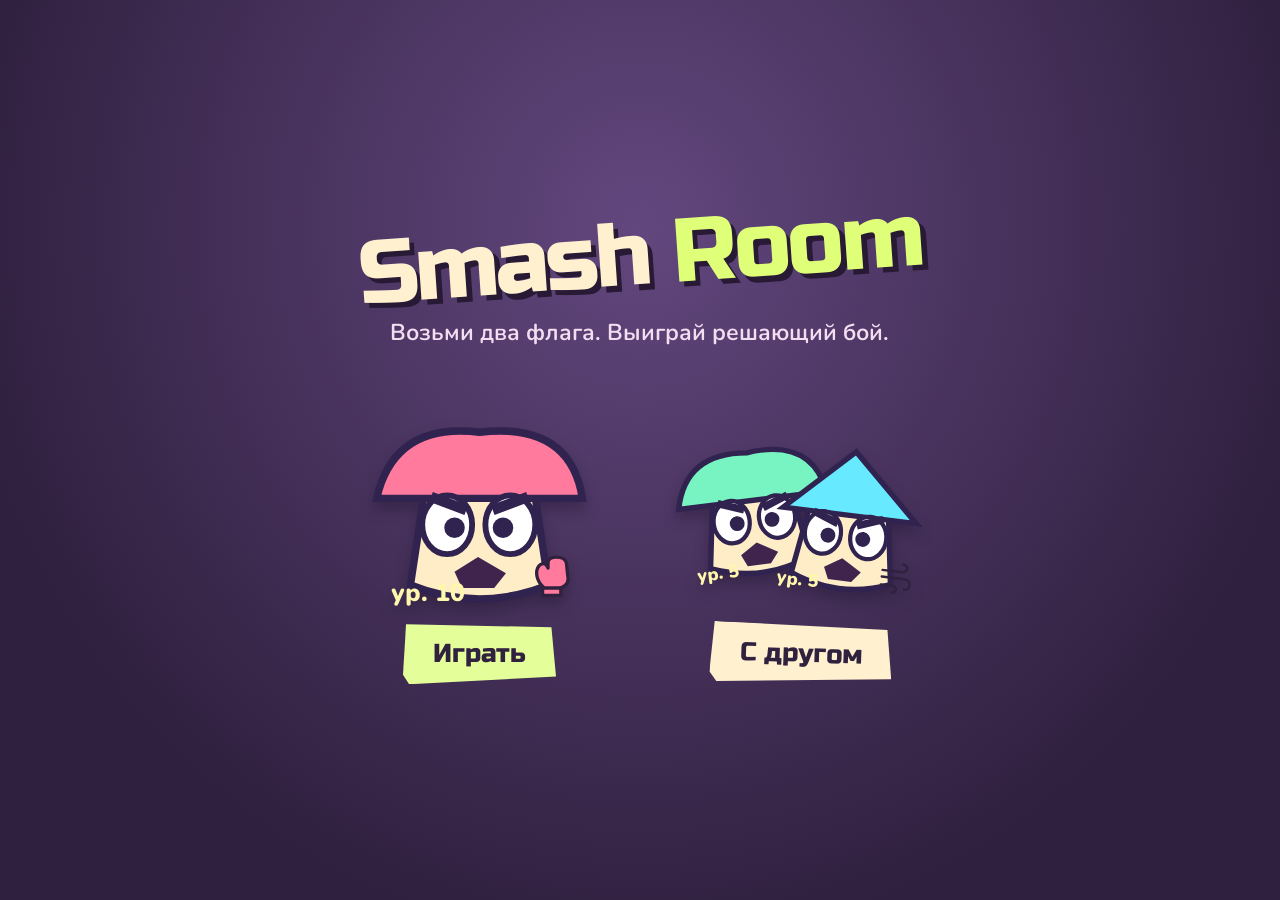
<file: index.html>
<!doctype html>
<html lang="ru"><head><meta charset="utf-8"><meta name="viewport" content="width=device-width,initial-scale=1,viewport-fit=cover"><meta name="theme-color" content="#17392f"><title>SMASH ROOM — вырасти свою банду</title><link rel="stylesheet" href="nursery/style.css?v=21.1"></head>
<body><section id="setup"></section><main id="game" hidden><header id="hud"></header><button id="notice" type="button" aria-label="Фаза игры и действия соседа"></button><nav id="tabs" aria-label="База и земли"></nav><div class="game-layout"><section id="scene" aria-label="Единая поляна: два питомника, общая карта и общая драка"><canvas id="scene-canvas" aria-hidden="true"></canvas><canvas id="scene-labels" aria-hidden="true" hidden></canvas><div id="scene-targets"></div></section><section id="hand" aria-label="Карты грибов в руке"></section><aside id="inspection"></aside></div></main><footer id="footer"></footer><div id="merge-pop" aria-live="polite"></div><aside id="host-narrator" aria-live="polite" hidden></aside><section id="development" hidden></section><section id="incoming-trade" hidden></section><div id="room-banner" hidden></div><dialog id="collection-dialog"></dialog><section id="pass" hidden></section><section id="vs" hidden aria-label="Армии перед боем"></section>
<section id="opponent-turn" hidden></section><dialog id="history-dialog"></dialog><dialog id="replace-item-dialog"></dialog><dialog id="danger-dialog"></dialog><dialog id="rules"><button id="close-rules">Закрыть ×</button><h2>Отбей. Разрастись. Удержи.</h2><p>Цель: два из трёх флагов и победа в решающем бою. Захвати любые два флага, затем выиграй решающий бой, сохранив их. Третью поляну освобождать не нужно. Если сосед не нападает, на твою сильную грибницу идут дикие.</p><ol><li><b>Земля:</b> один участок за раунд, 2 перегноя. Даёт доход со следующего утра. Флажки — цель, обычная земля — деньги на армию.</li><li><b>Бойцы:</b> пять предложений. Три одинаковых автоматически срастаются. 1 спора обновляет набор. Щиты против взрывов, прыгуны против стрелков, лекарям нужна защита.</li><li><b>Ход готов:</b> соперник готовится, затем бой за оспоренный участок. Без спора — новое утро.</li></ol><p>В отряде можно вернуть погибшего за 2 споры или прокачать бойца: уровни 5/10/15/20/25. Один приём за раунд. «Спор тебе в суп» за 1 спору сбивает удержание соседа, один раз за партию.</p><p>Влажная земля лечит, но скользкая. Перегной даёт больше дохода и усиливает ближний бой. Споры увеличивают дальность. Отталкивание или скольжение может сбросить в настоящий провал. Погибший возвращает свои споры и отрастает через раунд.</p><p>Шесть бойцов выходят в бой, три ждут в резерве. Нажми мать-грибницу: расстановка, прокачка и предметы. Выбери бойца → «Предмет». После 30 раундов — ничья. Комната живёт, пока хозяин держит вкладку.</p><small>Архив: <a href="world-v18.html">v18</a> · <a href="world-v17.html">v17</a></small></dialog>
<dialog id="sell-dialog"><h2>Убрать гриба из состава?</h2><p>Он уйдёт навсегда. Вы получите 1🌿 независимо от тира. Карта в руку не возвращается.</p><button id="cancel-sell">Оставить</button><button id="confirm-sell" class="danger">Продать · +1🌿</button></dialog>
<script src="store/store.js?v=21.1"></script><script src="config/colony.js?v=21.1"></script><script src="config/scene.js?v=21.1"></script><script src="ui/lowPolyGL.js?v=21.1"></script><script src="ui/mushroomModel.js?v=21.1"></script><script src="ui/combatRig.js?v=21.1"></script><script src="systems/battleSystem.js?v=21.1"></script><script src="core/config.js?v=21.1"></script><script src="core/gardenMaps.js?v=21.1"></script><script src="core/gardenKingdoms.js?v=21.1"></script><script src="core/gardenCharacters.js?v=21.1"></script><script src="vendor/peerjs-1.5.5.min.js"></script><script src="nursery/config.js?v=21.1"></script><script src="nursery/combat.js?v=21.1"></script><script src="nursery/rules.js?v=21.1"></script><script src="nursery/map.js?v=21.1"></script><script src="nursery/system.js?v=21.1"></script><script src="nursery/bot.js?v=21.1"></script><script src="nursery/world.js?v=21.1"></script><script src="nursery/icons.js?v=21.1"></script><script src="nursery/models.js?v=21.1"></script><script src="nursery/view.js?v=21.1"></script><script src="nursery/guide.js?v=21.1"></script><script src="nursery/room.js?v=21.1"></script><script src="nursery/ui.js?v=21.1"></script><script src="nursery/music.js?v=21.1"></script><script src="nursery/main.js?v=21.1"></script></body></html>
</file>
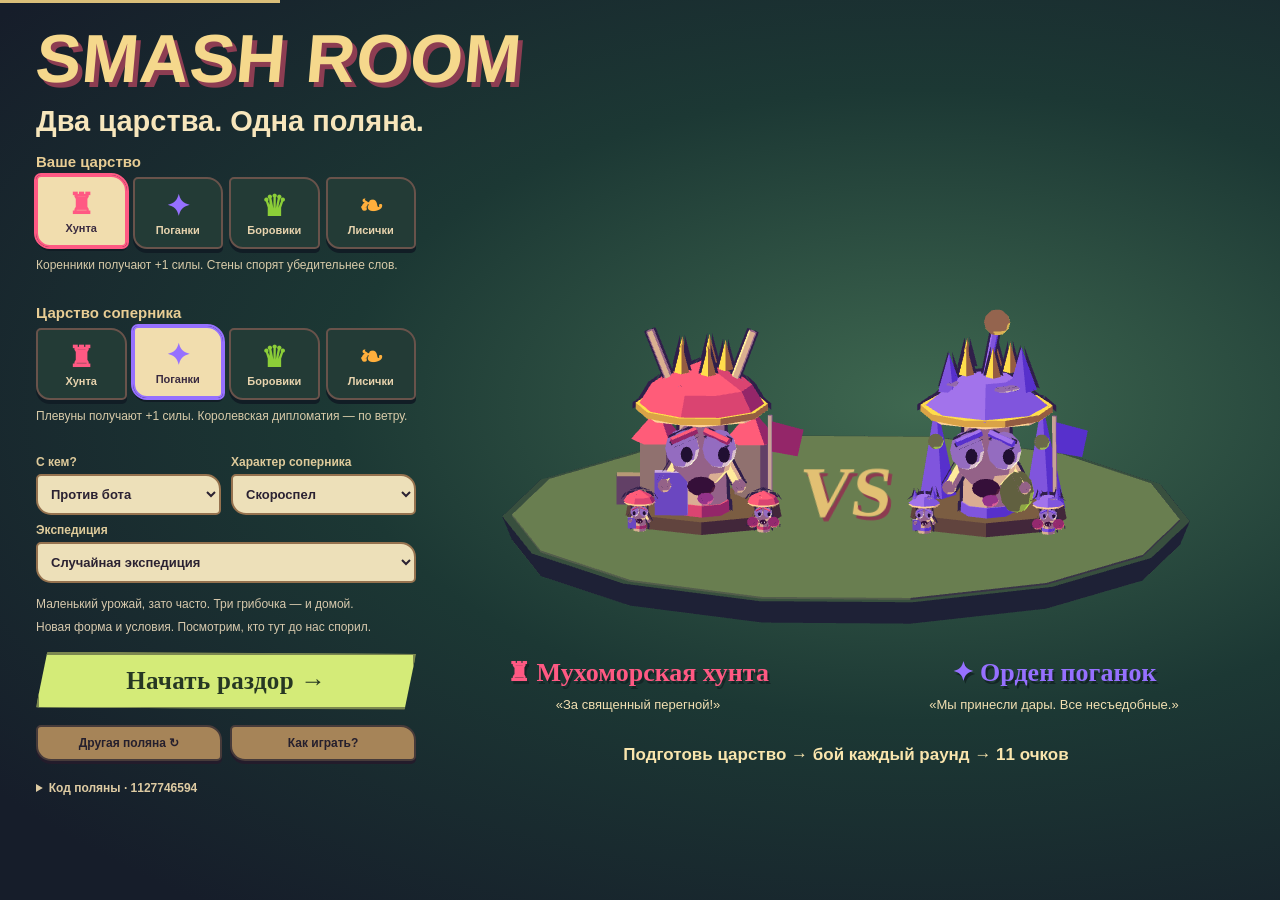
<file: garden-v12.html>
<!doctype html><html lang="ru"><head><meta charset="utf-8"><meta name="viewport" content="width=device-width,initial-scale=1,viewport-fit=cover"><title>SMASH ROOM — два царства, одна поляна</title><link rel="stylesheet" href="core/style.css?v=12"></head><body><canvas id="garden-canvas" tabindex="0" aria-label="Общая поляна. Нажмите участок для выбора; перетаскивание поворачивает камеру."></canvas><canvas id="field-overlay" aria-hidden="true"></canvas><section id="setup"></section><header id="hud" hidden></header><div id="tip"></div><div id="activity" role="status" aria-live="polite"></div><aside id="action-panel" hidden></aside><section id="handoff" hidden></section><section id="game-over" hidden></section><nav id="camera"><button id="zoom-in" aria-label="Приблизить">+</button><button id="zoom-out" aria-label="Отдалить">−</button><button id="camera-reset">Камера ↺</button><details><summary>Выбор списком</summary><div id="tile-list"></div></details></nav><div id="fallback-board" hidden></div><dialog id="rules-dialog"><button id="close-rules">Закрыть ×</button><div id="rules-body"></div></dialog><script src="store/store.js?v=12"></script><script src="config/colony.js?v=12"></script><script src="config/scene.js?v=12"></script><script src="ui/lowPolyGL.js?v=12"></script><script src="ui/mushroomModel.js?v=12"></script><script src="ui/icons.js?v=12"></script><script src="core/config.js?v=12"></script><script src="core/gardenMaps.js?v=12"></script><script src="core/gardenSystem.js?v=12"></script><script src="core/gardenConflict.js?v=12"></script><script src="core/gardenRound.js?v=12"></script><script src="core/gardenBot.js?v=12"></script><script src="ui/combatRig.js?v=12"></script><script src="core/gardenKingdoms.js?v=12"></script><script src="core/gardenLobby.js?v=12"></script><script src="core/gardenBrawl.js?v=12"></script><script src="core/gardenView.js?v=12"></script><script src="core/gardenCharacters.js?v=12"></script><script src="core/gardenHand.js?v=12"></script><script src="core/gardenUI.js?v=12"></script><script src="core/main.js?v=12"></script></body></html>
</file>
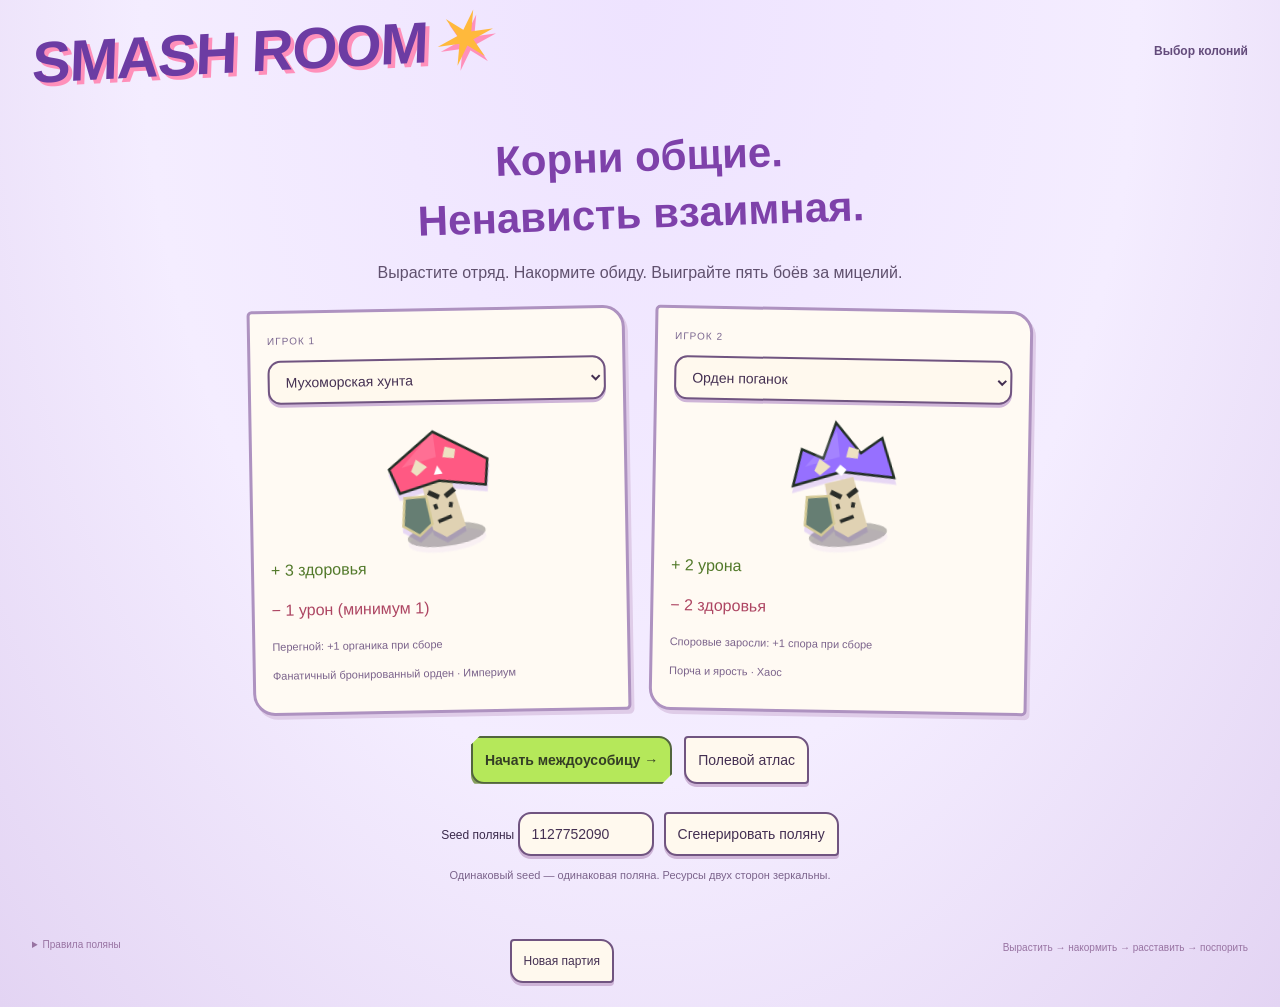
<file: legacy.html>
<!doctype html><html lang="ru"><head><meta charset="utf-8"><meta name="viewport" content="width=device-width,initial-scale=1,viewport-fit=cover"><title>SMASH ROOM — битва за колодец</title><link rel="stylesheet" href="ui/styles.css"></head><body><header><div><small>ГРИБНАЯ МЕЖДОУСОБИЦА / v0.7</small><h1>SMASH ROOM<span>✶</span></h1></div><div><div id="status"></div><small id="seed-label"></small></div></header><main id="app"></main><footer><details><summary>Правила поляны</summary><p id="rules"></p></details><button id="reset">Новая партия</button><span>Вырастить → накормить → расставить → поспорить</span></footer><script src="store/store.js"></script><script src="config/colony.js"></script><script src="config/scene.js"></script><script src="systems/battleSystem.js"></script><script src="systems/colonySystem.js"></script><script src="ui/art.js"></script><script src="ui/lowPolyGL.js"></script><script src="ui/mushroomModel.js"></script><script src="ui/colony3D.js"></script><script src="ui/combatRig.js"></script><script src="ui/battle3D.js"></script><script src="ui/icons.js"></script><script src="ui/mushroomLab.js"></script><script src="ui/mobileUI.js"></script><script src="ui/flowUI.js"></script><script src="ui/immersiveUI.js"></script><script src="ui/battleIntro.js"></script><script src="ui/game.js"></script><script src="main.js"></script><script>document.getElementById('rules').textContent=config.strings.rules</script></body></html>
</file>
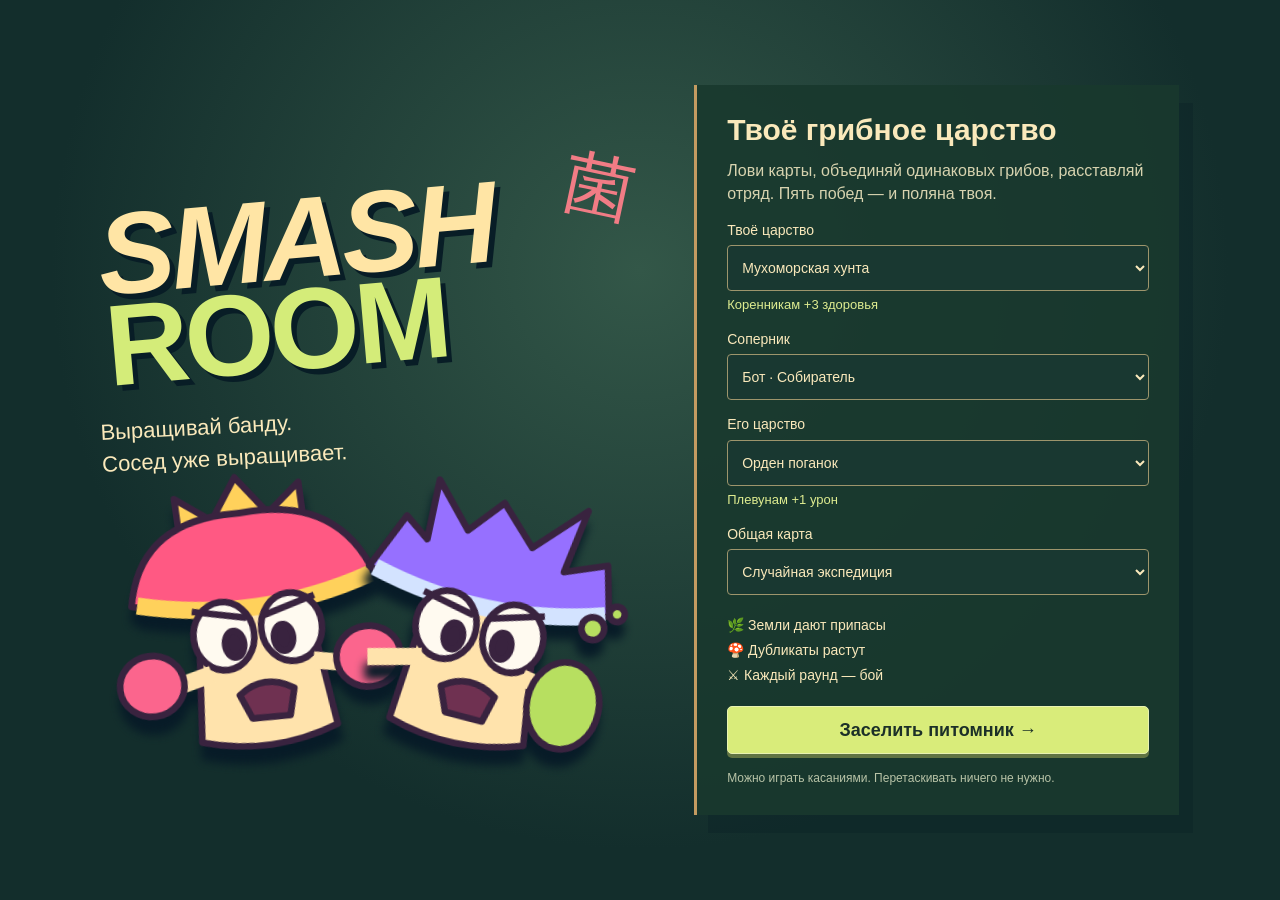
<file: world-v15.html>
<!doctype html>
<html lang="ru"><head><meta charset="utf-8"><meta name="viewport" content="width=device-width,initial-scale=1,viewport-fit=cover"><meta name="theme-color" content="#17392f"><title>SMASH ROOM — вырасти свою банду</title><link rel="stylesheet" href="nursery-v15/style.css?v=15"></head>
<body><section id="setup"></section><main id="game" hidden><header id="hud"></header><p id="notice" role="status" aria-live="polite"></p><nav id="tabs" aria-label="Питомник и ресурсная карта"></nav><div class="game-layout"><section id="scene" aria-label="Единая поляна: два питомника, общая карта и бой в центре"><canvas id="scene-canvas" aria-hidden="true"></canvas><canvas id="scene-labels" aria-hidden="true" hidden></canvas><div id="scene-targets"></div></section><section id="hand" aria-label="Карты грибов в руке"></section><aside id="inspection"></aside></div></main><footer id="footer"></footer><section id="pass" hidden></section><section id="vs" hidden aria-label="Армии перед боем"></section>
<dialog id="rules"><button id="close-rules">Закрыть ×</button><h2>Вырасти банду. Выиграй пять боёв.</h2><ol><li>Одна поляна: питомники по краям, ресурсные гексы и бой в центре. «Мой уголок» и «Вся поляна» двигают камеру; касайся земли или гриба прямо в мире.</li><li>Каждое утро база приносит 1💧 2🌿 1✦. Свои гексы добавляют по единице своего ресурса. Верхние счётчики показывают запас и будущий доход.</li><li>В питомнике коснись карты, затем пустого места и «Нанять». Цена указана на карте. Купленные грибы остаются с тобой.</li><li>Два одинаковых гриба одного тира объединяются в одного следующего тира, до Т3. Выбери одного из пары и «Объединить». Это бесплатно.</li><li>Щит и боксёр впереди, плевун сзади. Выбери гриба → «Переставить» → другое место. Можно менять бойцов местами.</li><li>На общей карте разрастайся на свободного соседа за 1💧 1🌿, один раз за раунд. Новый гекс начнёт давать припасы со следующего утра. Обмен с запасом 3:1.</li><li>Корм 1💧 1🌿 даёт +2 HP и +1 урон на один бой. Продажа навсегда удаляет гриба и возвращает 1🌿 — подтверждение обязательно.</li><li>Нажми «Готов». После двух подготовок начинается настоящий автобой: ближайшая цель, движение, одновременные атаки. Нокауты не удаляют домашних грибов.</li><li>После боя открой итог: победитель получает 1/5, затем новое утро и новая случайная карта. При ничьей отметку не получает никто. Через 20 раундов сравниваются победы.</li></ol><p>Щит — выносливый боец, отдельного поглощения урона пока нет. После 30 шагов автобоя побеждает большая сумма долей здоровья. Бонусы царства и корма уже входят в статы.</p><small>Предыдущая версия с урожаем: <a href="garden-v12.html">v12</a> · Ранний прототип: <a href="legacy.html">архив</a></small></dialog>
<dialog id="sell-dialog"><h2>Убрать гриба из состава?</h2><p>Он уйдёт навсегда. Вы получите 1🌿 независимо от тира. Карта в руку не возвращается.</p><button id="cancel-sell">Оставить</button><button id="confirm-sell" class="danger">Продать · +1🌿</button></dialog>
<script src="store/store.js?v=15"></script><script src="config/colony.js?v=15"></script><script src="config/scene.js?v=15"></script><script src="ui/lowPolyGL.js?v=15"></script><script src="ui/mushroomModel.js?v=15"></script><script src="ui/combatRig.js?v=15"></script><script src="systems/battleSystem.js?v=15"></script><script src="core/config.js?v=15"></script><script src="core/gardenMaps.js?v=15"></script><script src="core/gardenKingdoms.js?v=15"></script><script src="core/gardenCharacters.js?v=15"></script><script src="nursery-v15/config.js?v=15"></script><script src="nursery-v15/rules.js?v=15"></script><script src="nursery-v15/system.js?v=15"></script><script src="nursery-v15/bot.js?v=15"></script><script src="nursery-v15/world.js?v=15"></script><script src="nursery-v15/view.js?v=15"></script><script src="nursery-v15/ui.js?v=15"></script><script src="nursery-v15/main.js?v=15"></script></body></html>
</file>
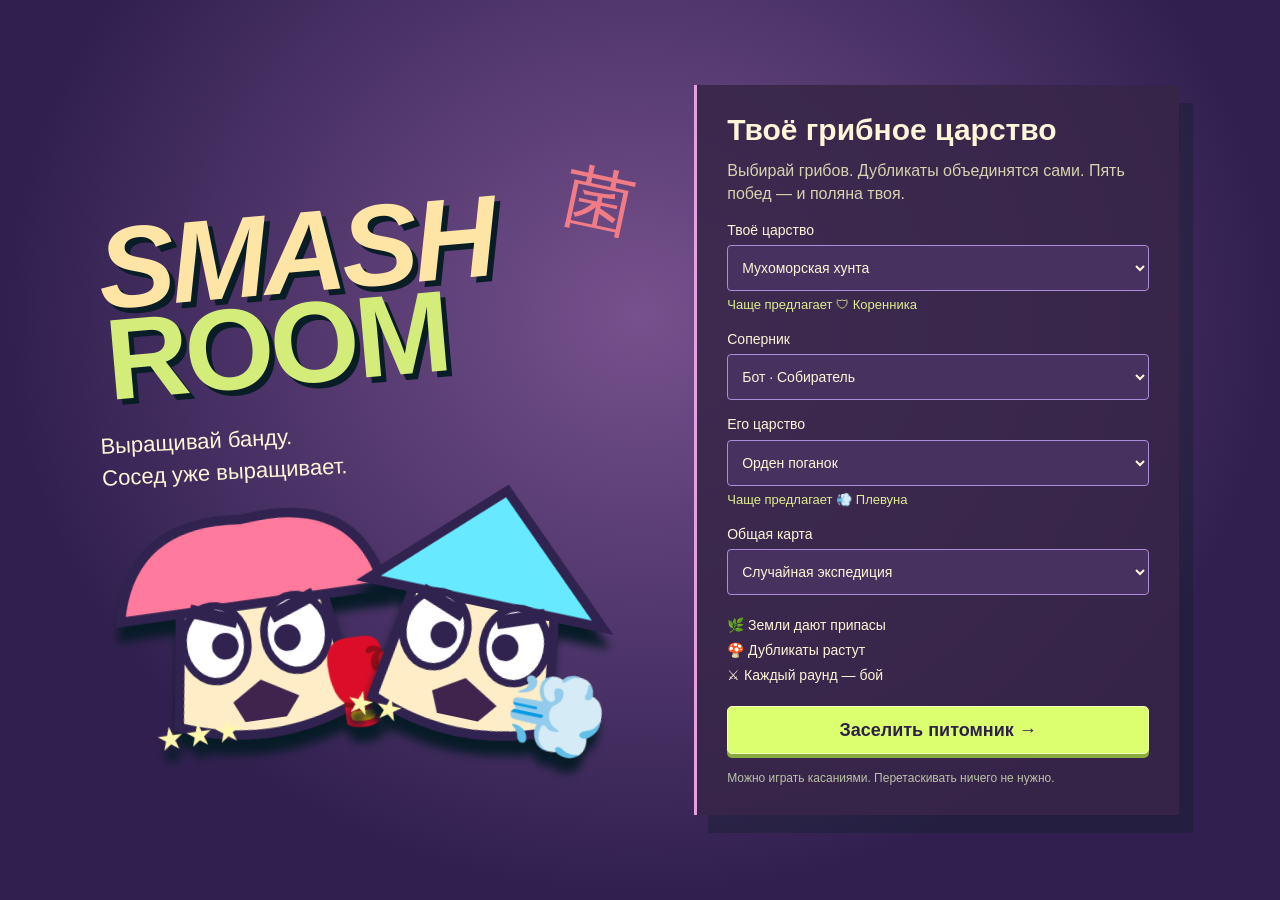
<file: world-v16.html>
<!doctype html>
<html lang="ru"><head><meta charset="utf-8"><meta name="viewport" content="width=device-width,initial-scale=1,viewport-fit=cover"><meta name="theme-color" content="#17392f"><title>SMASH ROOM — вырасти свою банду</title><link rel="stylesheet" href="nursery-v16/style.css?v=16"></head>
<body><section id="setup"></section><main id="game" hidden><header id="hud"></header><p id="notice" role="status" aria-live="polite"></p><nav id="tabs" aria-label="Питомник и ресурсная карта"></nav><div class="game-layout"><section id="scene" aria-label="Единая поляна: два питомника, общая карта и бой в центре"><canvas id="scene-canvas" aria-hidden="true"></canvas><canvas id="scene-labels" aria-hidden="true" hidden></canvas><div id="scene-targets"></div></section><section id="hand" aria-label="Карты грибов в руке"></section><aside id="inspection"></aside></div></main><footer id="footer"></footer><div id="merge-pop" aria-live="polite"></div><section id="pass" hidden></section><section id="vs" hidden aria-label="Армии перед боем"></section>
<dialog id="rules"><button id="close-rules">Закрыть ×</button><h2>🍄 → ⚔ → 🏆 5</h2><ol><li>Коснись своей 🍄＋. Выбери одного бойца из трёх. Цена под ним; дубли сложатся сами до ★★★.</li><li>↑ — передний ряд, ↓ — задний. Выбери бойца → ↔ → другое место. Щит прикрывает, плевун стреляет, знахарь лечит, скакун прыгает, бомба задевает группу.</li><li>Форма поля видна заранее. Соседние ＋ можно застроить водой, перегноем или спорами за 1💧 1🌿. Новая земля кормит армию со следующего утра. Дальние чужие владения скрыты.</li><li>Свой участок можно перестроить за 1💧 2🌿 1✦ вместо роста в этом раунде. Старый доход −1, новый +1.</li><li>Утром база даёт 1💧 2🌿 1✦, земли — по единице своего ресурса. ↔ обмен с запасом 3:1. ↻ заменяет предложения за 1✦, раз за раунд.</li><li>🍽 за 1💧 1🌿: +2♥ +1⚔ на бой. ↗ продажа навсегда за 1🌿 независимо от тира; подтверждение обязательно.</li><li>⚔ Готов — после двух подготовок общий бой. Пять побед выигрывают партию; после 20 раундов сравниваются победы. Одинаковые составы могут дать ничью: меняй типажи и расстановку.</li></ol><details><summary>ℹ Бой и сохранение отряда</summary><p>Движение и урон одновременные. Лечение не воскрешает. После 36 шагов сравниваются доли оставшегося здоровья. 💫 — нокаут; бойцы возвращаются домой, HP восстанавливается, рацион тратится. Покупочный номер не даёт боевого преимущества.</p></details><small>Архив: <a href="world-v15.html">v15</a> · <a href="garden-v12.html">v12</a> · <a href="legacy.html">ранний прототип</a></small></dialog>
<dialog id="sell-dialog"><h2>Убрать гриба из состава?</h2><p>Он уйдёт навсегда. Вы получите 1🌿 независимо от тира. Карта в руку не возвращается.</p><button id="cancel-sell">Оставить</button><button id="confirm-sell" class="danger">Продать · +1🌿</button></dialog>
<script src="store/store.js?v=16"></script><script src="config/colony.js?v=16"></script><script src="config/scene.js?v=16"></script><script src="ui/lowPolyGL.js?v=16"></script><script src="ui/mushroomModel.js?v=16"></script><script src="ui/combatRig.js?v=16"></script><script src="systems/battleSystem.js?v=16"></script><script src="core/config.js?v=16"></script><script src="core/gardenMaps.js?v=16"></script><script src="core/gardenKingdoms.js?v=16"></script><script src="core/gardenCharacters.js?v=16"></script><script src="nursery-v16/config.js?v=16"></script><script src="nursery-v16/combat.js?v=16"></script><script src="nursery-v16/rules.js?v=16"></script><script src="nursery-v16/system.js?v=16"></script><script src="nursery-v16/bot.js?v=16"></script><script src="nursery-v16/world.js?v=16"></script><script src="nursery-v16/models.js?v=16"></script><script src="nursery-v16/view.js?v=16"></script><script src="nursery-v16/ui.js?v=16.1"></script><script src="nursery-v16/main.js?v=16"></script></body></html>
</file>
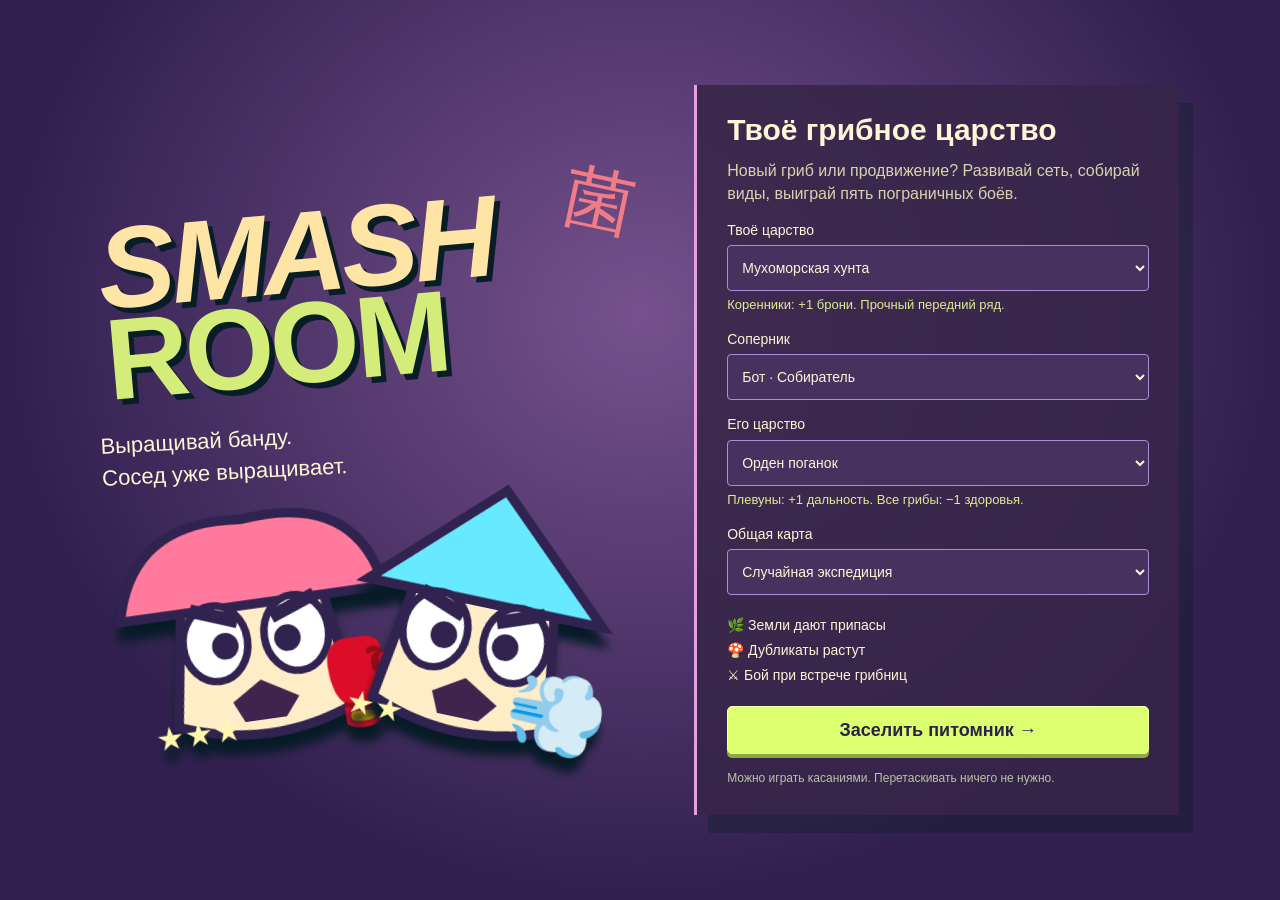
<file: world-v17.html>
<!doctype html>
<html lang="ru"><head><meta charset="utf-8"><meta name="viewport" content="width=device-width,initial-scale=1,viewport-fit=cover"><meta name="theme-color" content="#17392f"><title>SMASH ROOM — вырасти свою банду</title><link rel="stylesheet" href="nursery-v17/style.css?v=17"></head>
<body><section id="setup"></section><main id="game" hidden><header id="hud"></header><p id="notice" role="status" aria-live="polite"></p><nav id="tabs" aria-label="Питомник и ресурсная карта"></nav><div class="game-layout"><section id="scene" aria-label="Единая поляна: два питомника, общая карта и бой у границы"><canvas id="scene-canvas" aria-hidden="true"></canvas><canvas id="scene-labels" aria-hidden="true" hidden></canvas><div id="scene-targets"></div></section><section id="hand" aria-label="Карты грибов в руке"></section><aside id="inspection"></aside></div></main><footer id="footer"></footer><div id="merge-pop" aria-live="polite"></div><aside id="host-narrator" hidden></aside><section id="development" hidden></section><section id="incoming-trade" hidden></section><div id="room-banner" hidden></div><dialog id="collection-dialog"></dialog><section id="pass" hidden></section><section id="vs" hidden aria-label="Армии перед боем"></section>
<dialog id="rules"><button id="close-rules">Закрыть ×</button><h2>Хихикорень объясняет</h2><p>«Я сказал соседу, что его шляпа хуже твоей. Теперь тебе надо выиграть пять споров!»</p><ol><li><b>Развитие на ход:</b> нанять одного гриба ИЛИ продвинуть фронт. Найм усиливает ближайший бой; рост даёт припасы, находки и позицию. Можно накопить ресурсы вместо развития.</li><li><b>Рост от флажка:</b> выбери соседний гекс. Новая земля стоит 1 воду + 1 перегной. По своей земле можно идти бесплатно, но это тоже развитие хода.</li><li><b>Зачем маршрут:</b> 🏺 открывает редкий вид, 🏪 даёт обмен 2:1, 💎 удваивает доход участка. Вода под опорой усиливает лечение, перегной даёт +2 HP, споры — +1 дальность дальним бойцам.</li><li><b>Когда бой:</b> грибницы сблизились или ты наступил на чужой участок. Оба готовят отряд, затем автобой у границы. Победитель оттесняет соседа, при наступлении забирает участок; бойцы сохраняются. Дальний маршрут сначала позволяет развиваться без боя.</li><li><b>Армия и резерв:</b> первые 6 мест воюют, ещё 3 хранят грибы. Одинаковый вид и тир автоматически складываются до ★★★. Для ★★★ нужны 3 участка в связанной сети. В руинах открываются 6 редких подвидов, всего 12 видов.</li><li><b>Подготовка:</b> бесплатная расстановка, корм за 1 воду + 1 перегной на один бой. Продажа навсегда возвращает 1 перегной. Базовый доход каждое утро — 1/2/1, присоединённые земли дают ресурс. Отрезанные от базы земли не дают доход, пока сеть не соединится.</li><li><b>Торг:</b> запас 3:1, у Лисичек и в лавке 2:1. Соседу можно предложить обмен; до его согласия деньги не списываются. Подтверждение ещё раз проверяет запасы.</li><li><b>Победа:</b> пять выигранных боёв. Максимум 60 ходов защищает от бесконечной мирной игры; затем сравниваются победы.</li></ol><p>Комната по ссылке — два игрока на разных устройствах. Хозяин держит вкладку открытой. Для подключения нужен интернет; некоторые сети ограничивают P2P. С ботом и на одном экране можно играть без комнаты.</p><small>Архив: <a href="world-v16.html">v16</a> · <a href="world-v15.html">v15</a> · <a href="garden-v12.html">v12</a></small></dialog>
<dialog id="sell-dialog"><h2>Убрать гриба из состава?</h2><p>Он уйдёт навсегда. Вы получите 1🌿 независимо от тира. Карта в руку не возвращается.</p><button id="cancel-sell">Оставить</button><button id="confirm-sell" class="danger">Продать · +1🌿</button></dialog>
<script src="store/store.js?v=17"></script><script src="config/colony.js?v=17"></script><script src="config/scene.js?v=17"></script><script src="ui/lowPolyGL.js?v=17"></script><script src="ui/mushroomModel.js?v=17"></script><script src="ui/combatRig.js?v=17"></script><script src="systems/battleSystem.js?v=17"></script><script src="core/config.js?v=17"></script><script src="core/gardenMaps.js?v=17"></script><script src="core/gardenKingdoms.js?v=17"></script><script src="core/gardenCharacters.js?v=17"></script><script src="vendor/peerjs-1.5.5.min.js"></script><script src="nursery-v17/config.js?v=17"></script><script src="nursery-v17/combat.js?v=17"></script><script src="nursery-v17/rules.js?v=17"></script><script src="nursery-v17/map.js?v=17"></script><script src="nursery-v17/system.js?v=17"></script><script src="nursery-v17/bot.js?v=17"></script><script src="nursery-v17/world.js?v=17"></script><script src="nursery-v17/models.js?v=17"></script><script src="nursery-v17/view.js?v=17"></script><script src="nursery-v17/guide.js?v=17"></script><script src="nursery-v17/room.js?v=17"></script><script src="nursery-v17/ui.js?v=17"></script><script src="nursery-v17/main.js?v=17"></script></body></html>
</file>
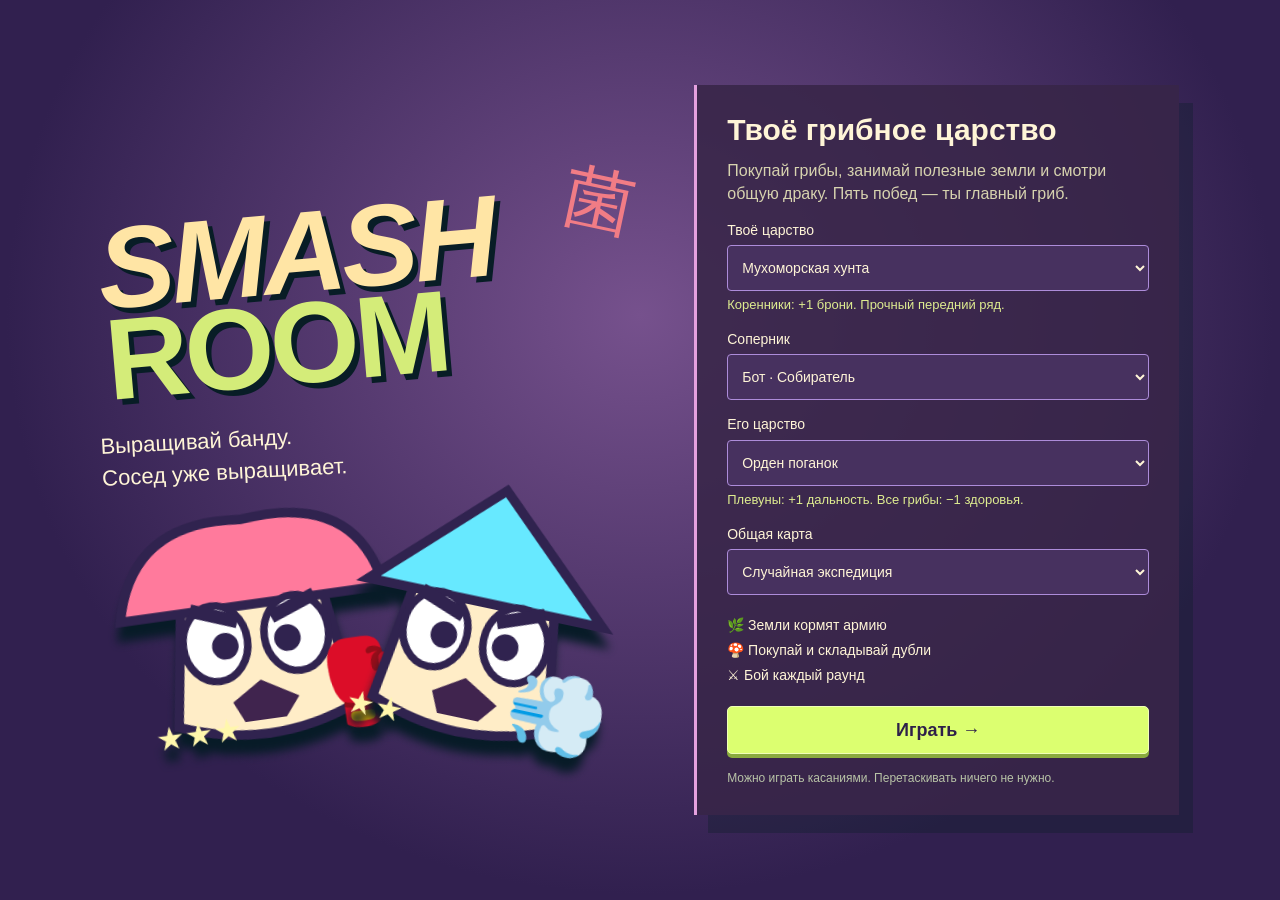
<file: world-v18.html>
<!doctype html>
<html lang="ru"><head><meta charset="utf-8"><meta name="viewport" content="width=device-width,initial-scale=1,viewport-fit=cover"><meta name="theme-color" content="#17392f"><title>SMASH ROOM — вырасти свою банду</title><link rel="stylesheet" href="nursery-v18/style.css?v=18"></head>
<body><section id="setup"></section><main id="game" hidden><header id="hud"></header><p id="notice" role="status" aria-live="polite"></p><nav id="tabs" aria-label="База и земли"></nav><div class="game-layout"><section id="scene" aria-label="Единая поляна: два питомника, общая карта и общая драка"><canvas id="scene-canvas" aria-hidden="true"></canvas><canvas id="scene-labels" aria-hidden="true" hidden></canvas><div id="scene-targets"></div></section><section id="hand" aria-label="Карты грибов в руке"></section><aside id="inspection"></aside></div></main><footer id="footer"></footer><div id="merge-pop" aria-live="polite"></div><aside id="host-narrator" hidden></aside><section id="development" hidden></section><section id="incoming-trade" hidden></section><div id="room-banner" hidden></div><dialog id="collection-dialog"></dialog><section id="pass" hidden></section><section id="vs" hidden aria-label="Армии перед боем"></section>
<dialog id="rules"><button id="close-rules">Закрыть ×</button><h2>Три шага до драки</h2><ol><li><b>Купи грибы.</b> В базе пять предложений. Покупай несколько за показанные припасы. Два одинаковых одного тира сами складываются; четыре обычных дают ★★★.</li><li><b>Возьми участок.</b> Один за раунд, у любой своей ветки, за 1 воду и 1 перегной. Земля даёт доход со следующего раунда. 🏺 сразу даёт редкого бойца; 💎 доход ×2; 🏪 обмен 2:1. Вбок идти выгодно!</li><li><b>Нажми «В бой».</b> Когда оба готовы, армии идут на общий ринг. Пять побед — конец партии.</li></ol><p><b>Зачем грибница:</b> это твоя база и постоянный отряд. Здесь новые бойцы сами занимают места, можно переставить их касаниями. Первые 6 мест сражаются, ещё 3 — резерв. Погибший пропускает один бой на восстановлении, потом возвращается с мутацией. Продать его можно за 1 перегной.</p><p>Вода в сети усиливает лечение; перегной — здоровье; споры — дальность. Каждый эффект действует один раз, дополнительные участки увеличивают доход. Корм и торговля — необязательные дополнительные действия. После 20 раундов без пяти побед сравнивается счёт.</p><p>Комната по ссылке: хозяин держит вкладку открытой. Погода и ручное воскрешение не требуют твоих действий — их нет.</p><small>Архив: <a href="world-v17.html">v17</a> · <a href="world-v16.html">v16</a></small></dialog>
<dialog id="sell-dialog"><h2>Убрать гриба из состава?</h2><p>Он уйдёт навсегда. Вы получите 1🌿 независимо от тира. Карта в руку не возвращается.</p><button id="cancel-sell">Оставить</button><button id="confirm-sell" class="danger">Продать · +1🌿</button></dialog>
<script src="store/store.js?v=18"></script><script src="config/colony.js?v=18"></script><script src="config/scene.js?v=18"></script><script src="ui/lowPolyGL.js?v=18"></script><script src="ui/mushroomModel.js?v=18"></script><script src="ui/combatRig.js?v=18"></script><script src="systems/battleSystem.js?v=18"></script><script src="core/config.js?v=18"></script><script src="core/gardenMaps.js?v=18"></script><script src="core/gardenKingdoms.js?v=18"></script><script src="core/gardenCharacters.js?v=18"></script><script src="vendor/peerjs-1.5.5.min.js"></script><script src="nursery-v18/config.js?v=18"></script><script src="nursery-v18/combat.js?v=18"></script><script src="nursery-v18/rules.js?v=18"></script><script src="nursery-v18/map.js?v=18"></script><script src="nursery-v18/system.js?v=18"></script><script src="nursery-v18/bot.js?v=18"></script><script src="nursery-v18/world.js?v=18"></script><script src="nursery-v18/models.js?v=18"></script><script src="nursery-v18/view.js?v=18"></script><script src="nursery-v18/guide.js?v=18"></script><script src="nursery-v18/room.js?v=18"></script><script src="nursery-v18/ui.js?v=18"></script><script src="nursery-v18/main.js?v=18"></script></body></html>
</file>
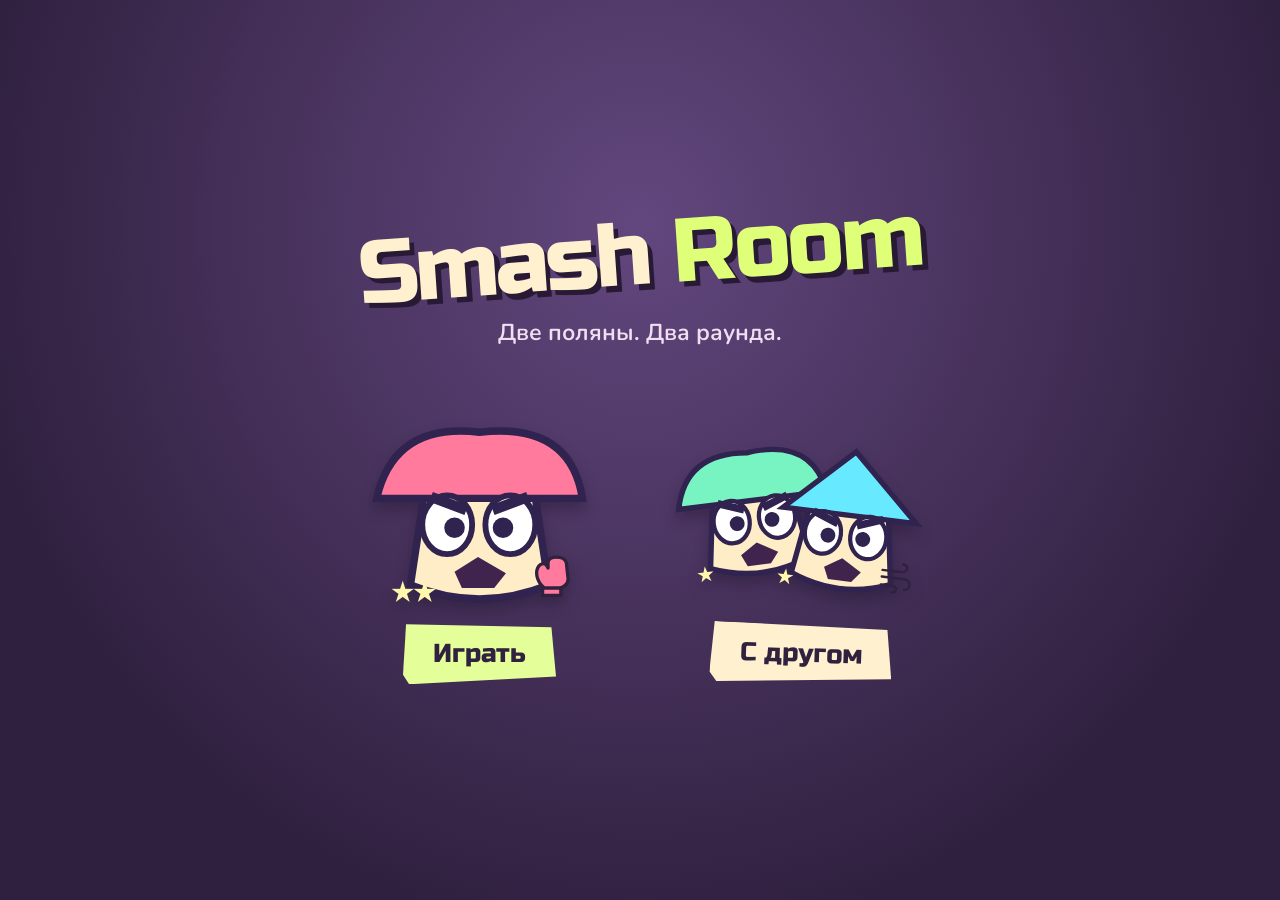
<file: world-v19.html>
<!doctype html>
<html lang="ru"><head><meta charset="utf-8"><meta name="viewport" content="width=device-width,initial-scale=1,viewport-fit=cover"><meta name="theme-color" content="#17392f"><title>SMASH ROOM — вырасти свою банду</title><link rel="stylesheet" href="nursery-v19/style.css?v=19.1"></head>
<body><section id="setup"></section><main id="game" hidden><header id="hud"></header><p id="notice" role="status" aria-live="polite"></p><nav id="tabs" aria-label="База и земли"></nav><div class="game-layout"><section id="scene" aria-label="Единая поляна: два питомника, общая карта и общая драка"><canvas id="scene-canvas" aria-hidden="true"></canvas><canvas id="scene-labels" aria-hidden="true" hidden></canvas><div id="scene-targets"></div></section><section id="hand" aria-label="Карты грибов в руке"></section><aside id="inspection"></aside></div></main><footer id="footer"></footer><div id="merge-pop" aria-live="polite"></div><aside id="host-narrator" aria-live="polite" hidden></aside><section id="development" hidden></section><section id="incoming-trade" hidden></section><div id="room-banner" hidden></div><dialog id="collection-dialog"></dialog><section id="pass" hidden></section><section id="vs" hidden aria-label="Армии перед боем"></section>
<dialog id="rules"><button id="close-rules">Закрыть ×</button><h2>Две поляны. Два раунда.</h2><p>Захвати две из трёх отмеченных полян и удержи их два раунда. Они должны быть связаны с твоей грибницей. Покупка армии сама по себе не приносит победу.</p><ol><li><b>Разрастись:</b> выбери один из путей. Новый участок стоит1 воду и1 перегной. Враги на выбранном участке? После подготовки будет бой именно за него. Без спора драки нет.</li><li><b>Посадить:</b> покупай грибы из случайного набора. Три одинаковых одного тира автоматически срастаются в следующий; девять обычных дают★★★. Щиты глушат взрыв, стрелки достают бомбардира, прыгун под прикрытием добирается до него.</li><li><b>Подкормить:</b> споры погибших возвращаются к тебе. За2 споры можно сразу отрастить спящего либо рискнуть мутацией с преимуществом и недостатком. Один раз за раунд.</li></ol><p>Грибница — живая сеть и дом армии. Она даёт доход и держит поляны связанными. Нажми свой отряд для необязательной расстановки:6 бойцов и3 резерва. Погибший отрастает один раунд. Руины сразу дают редкого бойца; источник — двойной доход; лавка — выгодный обмен.</p><p>Вода лечит сильнее, но на ней скользят. Перегной вязкий, зато усиливает ближний удар. Споры увеличивают дальность. Щиты устойчивы к скольжению; сильный удар может сбросить в настоящий провал. Бомбардирам нужен шаг на перезарядку.</p><p>Если большинство потеряно, удержание сбрасывается. После30 раундов без выполнения цели — ничья. Комната живёт, пока хозяин держит вкладку открытой. Музыка выключается значком ноты.</p><small>Архив: <a href="world-v18.html">v18</a> · <a href="world-v17.html">v17</a></small></dialog>
<dialog id="sell-dialog"><h2>Убрать гриба из состава?</h2><p>Он уйдёт навсегда. Вы получите 1🌿 независимо от тира. Карта в руку не возвращается.</p><button id="cancel-sell">Оставить</button><button id="confirm-sell" class="danger">Продать · +1🌿</button></dialog>
<script src="store/store.js?v=19.1"></script><script src="config/colony.js?v=19.1"></script><script src="config/scene.js?v=19.1"></script><script src="ui/lowPolyGL.js?v=19.1"></script><script src="ui/mushroomModel.js?v=19.1"></script><script src="ui/combatRig.js?v=19.1"></script><script src="systems/battleSystem.js?v=19.1"></script><script src="core/config.js?v=19.1"></script><script src="core/gardenMaps.js?v=19.1"></script><script src="core/gardenKingdoms.js?v=19.1"></script><script src="core/gardenCharacters.js?v=19.1"></script><script src="vendor/peerjs-1.5.5.min.js"></script><script src="nursery-v19/config.js?v=19.1"></script><script src="nursery-v19/combat.js?v=19.1"></script><script src="nursery-v19/rules.js?v=19.1"></script><script src="nursery-v19/map.js?v=19.1"></script><script src="nursery-v19/system.js?v=19.1"></script><script src="nursery-v19/bot.js?v=19.1"></script><script src="nursery-v19/world.js?v=19.1"></script><script src="nursery-v19/icons.js?v=19.1"></script><script src="nursery-v19/models.js?v=19.1"></script><script src="nursery-v19/view.js?v=19.1"></script><script src="nursery-v19/guide.js?v=19.1"></script><script src="nursery-v19/room.js?v=19.1"></script><script src="nursery-v19/ui.js?v=19.1"></script><script src="nursery-v19/music.js?v=19.1"></script><script src="nursery-v19/main.js?v=19.1"></script></body></html>
</file>
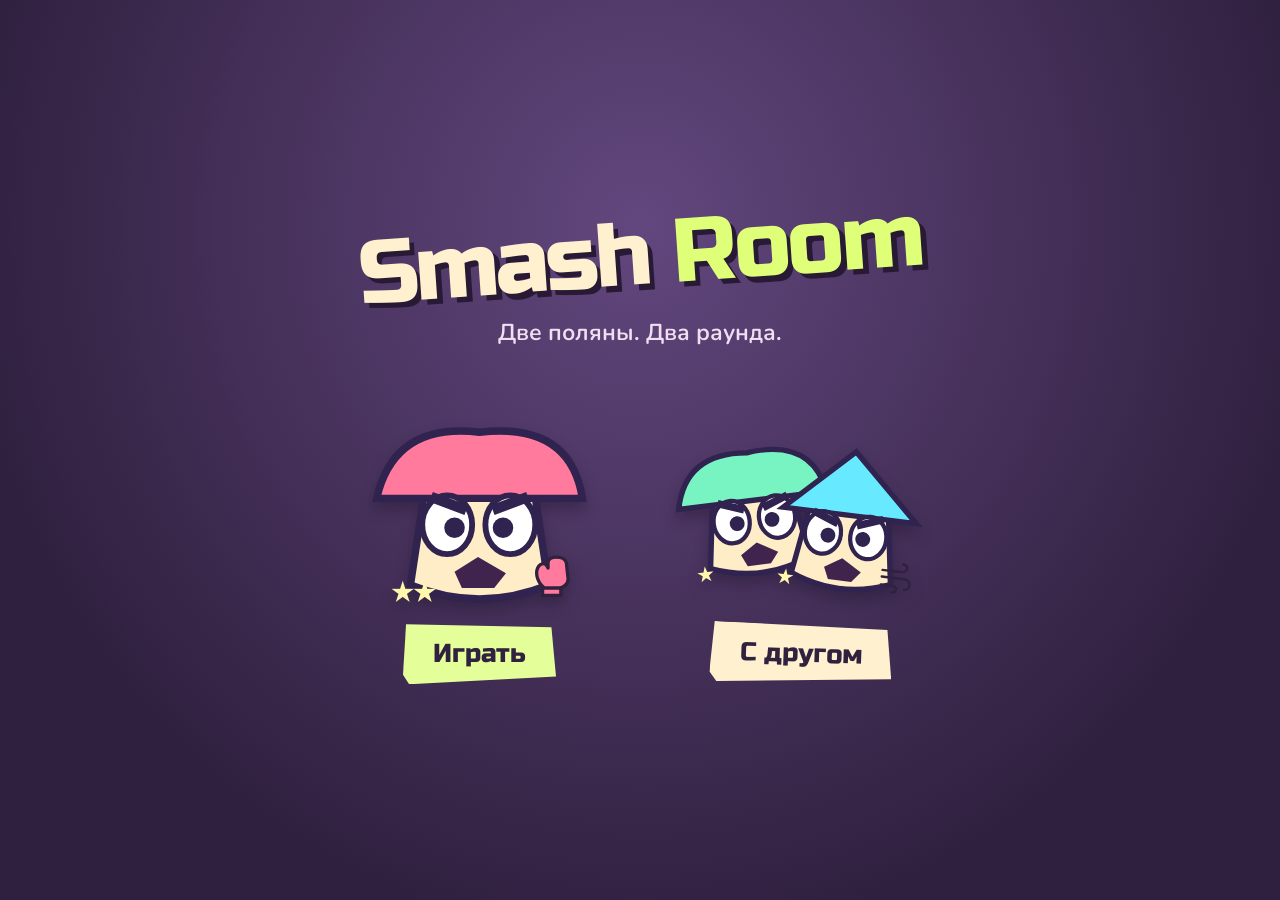
<file: world-v20.html>
<!doctype html>
<html lang="ru"><head><meta charset="utf-8"><meta name="viewport" content="width=device-width,initial-scale=1,viewport-fit=cover"><meta name="theme-color" content="#17392f"><title>SMASH ROOM — вырасти свою банду</title><link rel="stylesheet" href="nursery-v20/style.css?v=20"></head>
<body><section id="setup"></section><main id="game" hidden><header id="hud"></header><p id="notice" role="status" aria-live="polite"></p><nav id="tabs" aria-label="База и земли"></nav><div class="game-layout"><section id="scene" aria-label="Единая поляна: два питомника, общая карта и общая драка"><canvas id="scene-canvas" aria-hidden="true"></canvas><canvas id="scene-labels" aria-hidden="true" hidden></canvas><div id="scene-targets"></div></section><section id="hand" aria-label="Карты грибов в руке"></section><aside id="inspection"></aside></div></main><footer id="footer"></footer><div id="merge-pop" aria-live="polite"></div><aside id="host-narrator" aria-live="polite" hidden></aside><section id="development" hidden></section><section id="incoming-trade" hidden></section><div id="room-banner" hidden></div><dialog id="collection-dialog"></dialog><section id="pass" hidden></section><section id="vs" hidden aria-label="Армии перед боем"></section>
<dialog id="danger-dialog"></dialog><dialog id="rules"><button id="close-rules">Закрыть ×</button><h2>Отбей. Разрастись. Удержи.</h2><p>Цель: две из трёх полян два раунда подряд. Сначала отбей все три поляны у диких грибов: минимум три драки до победы.</p><ol><li><b>Земля:</b> один участок за раунд, 2 перегноя. Даёт доход со следующего утра. Флажки — цель, обычная земля — деньги на армию.</li><li><b>Бойцы:</b> пять предложений. Три одинаковых автоматически срастаются. 1 спора обновляет набор. Щиты против взрывов, прыгуны против стрелков, лекарям нужна защита.</li><li><b>Ход готов:</b> соперник готовится, затем бой за оспоренный участок. Без спора — новое утро.</li></ol><p>В отряде можно вернуть погибшего за 2 споры или прокачать бойца: уровни 5/10/15/20/25. Один приём за раунд. «Спор тебе в суп» за 1 спору сбивает удержание соседа, один раз за партию.</p><p>Влажная земля лечит, но скользкая. Перегной даёт больше дохода и усиливает ближний бой. Споры увеличивают дальность. Отталкивание или скольжение может сбросить в настоящий провал. Погибший возвращает свои споры и отрастает через раунд.</p><p>Шесть бойцов выходят в бой, три ждут в резерве. Расстановка и прокачка — через свой отряд. После 30 раундов — ничья. Комната живёт, пока хозяин держит вкладку.</p><small>Архив: <a href="world-v18.html">v18</a> · <a href="world-v17.html">v17</a></small></dialog>
<dialog id="sell-dialog"><h2>Убрать гриба из состава?</h2><p>Он уйдёт навсегда. Вы получите 1🌿 независимо от тира. Карта в руку не возвращается.</p><button id="cancel-sell">Оставить</button><button id="confirm-sell" class="danger">Продать · +1🌿</button></dialog>
<script src="store/store.js?v=20"></script><script src="config/colony.js?v=20"></script><script src="config/scene.js?v=20"></script><script src="ui/lowPolyGL.js?v=20"></script><script src="ui/mushroomModel.js?v=20"></script><script src="ui/combatRig.js?v=20"></script><script src="systems/battleSystem.js?v=20"></script><script src="core/config.js?v=20"></script><script src="core/gardenMaps.js?v=20"></script><script src="core/gardenKingdoms.js?v=20"></script><script src="core/gardenCharacters.js?v=20"></script><script src="vendor/peerjs-1.5.5.min.js"></script><script src="nursery-v20/config.js?v=20"></script><script src="nursery-v20/combat.js?v=20"></script><script src="nursery-v20/rules.js?v=20"></script><script src="nursery-v20/map.js?v=20"></script><script src="nursery-v20/system.js?v=20"></script><script src="nursery-v20/bot.js?v=20"></script><script src="nursery-v20/world.js?v=20"></script><script src="nursery-v20/icons.js?v=20"></script><script src="nursery-v20/models.js?v=20"></script><script src="nursery-v20/view.js?v=20"></script><script src="nursery-v20/guide.js?v=20"></script><script src="nursery-v20/room.js?v=20"></script><script src="nursery-v20/ui.js?v=20"></script><script src="nursery-v20/music.js?v=20"></script><script src="nursery-v20/main.js?v=20"></script></body></html>
</file>
<file: nursery/style.css>
@font-face{font-family:Russo;src:url('../assets/fonts/RussoOne-Regular.ttf') format('truetype');font-display:swap;font-weight:400}@font-face{font-family:Nunito;src:url('../assets/fonts/Nunito.ttf') format('truetype');font-display:swap;font-weight:200 1000}
:root{--ink:#30213f;--paper:#fff0cf;--violet:#3c2753;--coral:#ff719d;--cyan:#64edff;--lime:#dfff78;--ease:cubic-bezier(.16,1,.3,1)}*{box-sizing:border-box}html{background:#30203f;color-scheme:dark}body{margin:0;min-height:100svh;background:radial-gradient(ellipse at 50% 25%,#62477e,#30203f 75%);color:var(--paper);font:650 16px/1.35 Nunito,sans-serif}button,select,input{font:inherit;color:inherit}button{cursor:pointer;touch-action:manipulation;min-height:46px;padding:10px 16px;border:0;border-radius:12px;background:#614574;color:var(--paper);font-weight:850;transition:transform .16s var(--ease),background .16s var(--ease)}button:hover{background:#78588b}button:active{transform:translateY(2px)}button:disabled{cursor:default;opacity:.55}button:focus-visible,select:focus-visible,input:focus-visible{outline:3px solid #f3ff9b;outline-offset:4px}button.primary{background:var(--lime);color:var(--ink);font:400 20px Russo,sans-serif;clip-path:polygon(3% 0,96% 4%,100% 85%,94% 100%,0 93%);padding:14px 22px}button.primary:hover{background:#efffb1}button.danger{background:#e85d82;color:#291a37}button.minor-action{background:none;box-shadow:none;font-size:14px;min-height:44px}small{font-size:13px}h1,h2,h3,strong,b{line-height:1.15}h1,h2,h3{font-family:Russo,sans-serif;font-weight:400;margin:0 0 14px}h2{font-size:28px}p{margin:0 0 12px}i,em{font-style:normal}a{color:#ecffae;text-underline-offset:4px}[hidden]{display:none!important}::selection{color:#30213f;background:#e3ff8a}input{caret-color:var(--lime)}*{scrollbar-color:#d2a8e9 #352344;scrollbar-width:thin}.game-icon{display:inline-block;width:24px;height:24px;vertical-align:middle;flex:0 0 auto;overflow:visible}.help .game-icon{width:22px;height:22px}
#setup{min-height:100svh;max-width:1140px;margin:auto;display:grid;grid-template-columns:1.1fr 1fr;gap:65px;align-items:center;padding:40px}.start-art{position:relative}.start-art h1{font:400 clamp(64px,8vw,96px)/.85 Russo,sans-serif;letter-spacing:-.035em;transform:rotate(-5deg);color:#fff0cf;text-shadow:5px 6px #281934;margin:32px 0}.start-art h1 i{color:var(--lime)}.start-art>p{font-size:24px;transform:rotate(-3deg)}.seal{position:absolute;right:12px;top:-20px;font-size:68px;color:var(--coral)}.start-mushrooms{display:flex}.start-mushrooms>svg{width:58%;transform:rotate(-8deg)}.start-mushrooms>svg+svg{margin-left:-15%;transform:rotate(9deg)}#start-form{padding:24px 26px;background:#422b58;clip-path:polygon(0 2%,97% 0,100% 96%,3% 100%)}#start-form h2{font-size:27px}#start-form>p{font-size:15px;color:#ebd4ec}label{display:block;margin:12px 0 5px;font-size:15px}select,input{min-height:46px;padding:9px 12px;border:1px solid #b899c9;border-radius:9px;background:#30213f;max-width:100%}label select{display:block;width:100%;margin-top:5px}.perk{font-size:13px;color:#e6f6ab;min-height:18px}.loop{display:flex;flex-wrap:wrap;gap:8px;font-size:13px;margin:18px 0}.loop span{color:#f8e7cb}#start-form>.primary{width:100%;font-size:24px}#start-form>small{display:block;margin-top:12px;color:#dfc6e7}
.field-only{height:100svh;overflow:hidden}.field-only #game,.game-layout,#scene{position:fixed;inset:0}#scene{overflow:hidden}#scene-canvas,#scene-labels,#scene-targets{position:absolute;inset:0;width:100%;height:100%}#scene-labels{pointer-events:none}#scene-targets{pointer-events:none}.camera-moving #scene-targets button{pointer-events:none!important}.home-target,.slot-target{position:absolute;transform:translate(-50%,-50%);pointer-events:auto}.home-target{background:#e6ff9b;color:#30213f;border-radius:50% 38% 45% 32% / 24% 30% 25% 24%;font:400 17px Russo,sans-serif;box-shadow:0 5px 14px #21132b66;padding:12px 18px;z-index:4}.home-target b{margin-left:10px}.slot-target{background:#463158df;border:2px dashed #e2f5a0;min-width:46px;min-height:46px;padding:5px}.slot-target.selected{outline:3px solid #fff6ad}.tile-target{position:absolute;transform:translate(-50%,-50%);width:32px;height:32px;border-radius:50%;display:grid;place-items:center;background:#e1ff93;pointer-events:none;box-shadow:0 3px 6px #2c1e3c55}.tile-target .game-icon{width:23px;height:23px}.grove-marker{position:absolute;transform:translate(-50%,-100%);display:grid;grid-template-columns:24px auto;gap:0 4px;align-items:center;min-width:78px;color:var(--grove);pointer-events:none;text-shadow:0 2px 4px #20142f}.grove-marker .game-icon{grid-row:span 2;filter:drop-shadow(0 2px 2px #24182f)}.grove-marker b{font:400 15px Russo,sans-serif}.grove-marker small{font-size:12px;font-weight:900;letter-spacing:.01em}
#hud{position:fixed;z-index:50;top:12px;left:14px;right:14px;max-width:820px;display:grid;grid-template-columns:minmax(0,1fr) 44px 44px;gap:8px;align-items:start}.wordmark{display:none}.scoreboard{display:flex;gap:10px;align-items:center}.scoreboard>span{color:var(--paper);border-bottom:4px solid var(--team);padding:6px 12px;background:#2d1d3bdd;clip-path:polygon(4% 0,100% 4%,97% 100%,0 94%);min-width:142px}.scoreboard label{font-size:13px;margin:0;color:var(--team);font-weight:900}.scoreboard b{font:400 25px Russo,sans-serif}.scoreboard small{font:800 12px Nunito,sans-serif;margin-left:3px}.scoreboard span>em{display:block;font-size:12px;color:#e1c7eb}.score-vs{font-size:18px;color:#d6b591}.help{width:44px;height:44px;min-height:44px;padding:0;border-radius:50%;background:#513765;font-size:23px}.resources{grid-column:1/-1;display:flex;gap:24px;background:#30213fe8;border-radius:45px 30px 38px 23px;padding:10px 16px;width:max-content;max-width:100%}.resources>span{display:grid;grid-template-columns:auto auto;column-gap:5px;align-items:center;position:relative}.resources i{grid-row:span 2}.resources .game-icon{width:26px;height:26px}.resources b{font:900 23px Nunito,sans-serif;white-space:nowrap}.resources small{font-size:12px;color:#f5e5ce}.future-income{font-size:11px;color:#e7ff98;margin-left:5px}.resource-delta{position:absolute;right:-16px;top:-8px;color:#e4ff8d;font-size:18px;animation:delta 1.1s var(--ease) forwards;pointer-events:none}.resource-delta.spent{color:#ff9eb8}body:not(.needs-resources) .resources{display:none}#notice,#tabs{display:none}
#host-narrator{position:fixed;z-index:45;right:16px;top:16px;width:330px;display:flex;align-items:center;gap:0;pointer-events:none}.host-figure{width:78px;flex:0 0 78px;align-self:flex-end}.host-figure svg{width:100%;overflow:visible}.host-head{animation:hihi 3s ease-in-out infinite}.host-speech{position:relative;background:#fff1d2;color:#352144;padding:16px 18px 15px;border-radius:35% 21% 31% 13% / 16% 22% 18% 23%;box-shadow:0 5px 12px #2516304d}.host-speech:before{content:'';position:absolute;left:-14px;bottom:12px;width:27px;height:22px;background:#fff1d2;clip-path:polygon(0 30%,100% 0,100% 100%)}.host-speech p{font-size:14px;font-weight:850;line-height:1.28;margin:0}
#development{position:fixed;z-index:40;bottom:86px;left:50%;transform:translateX(-50%);width:760px;max-width:calc(100vw - 24px);display:grid;grid-template-columns:repeat(3,minmax(0,1fr));gap:12px}#development>button{background:#fff0cf;color:#30213f;clip-path:polygon(4% 0,100% 4%,97% 91%,6% 100%,0 83%);border-radius:0;min-height:108px;padding:17px 15px 15px;text-align:left;filter:drop-shadow(0 4px 5px #20112d55)}#development>button:nth-child(2){transform:rotate(1.2deg)}#development>button:first-child{transform:rotate(-1.2deg);background:#e1ff9b}#development b{display:flex;align-items:center;gap:8px;font:400 21px Russo,sans-serif}#development b .game-icon{width:31px;height:31px}#development span{display:block;margin-top:8px;font-size:14px;font-weight:800}#development small{display:block;margin-top:6px;font-size:13px}#development .game-icon{width:19px;height:19px}#development>button:hover{transform:translateY(-4px) rotate(0)}#development>button:disabled{opacity:.65;filter:grayscale(.65)}#development>.minor-action{grid-column:1/-1;justify-self:center;background:#49305c;color:#ffedcf;clip-path:none;border-radius:24px;min-height:44px;padding:9px 25px;filter:none;transform:none}#development .mutation-odds{grid-column:1/-1;font-size:13px;line-height:1.35;background:#32203ee8;padding:10px 14px;border-radius:15px;margin:0}.finish-choice{background:#a8eef3!important}
#hand{position:fixed;z-index:40;bottom:82px;left:50%;transform:translateX(-50%);width:1100px;max-width:calc(100vw - 24px);max-height:60svh;overflow:auto;padding:25px 12px 18px;scrollbar-gutter:stable;background:none;border:0;box-shadow:none}.sheet-title{display:flex;align-items:center;justify-content:space-between;gap:12px;margin-bottom:8px;padding:10px 16px;background:#fff0cf;color:#30213f;clip-path:polygon(0 7%,97% 0,100% 86%,4% 100%)}.sheet-title>b{font:400 27px Russo,sans-serif}.sheet-title small{font:900 13px Nunito,sans-serif;margin-left:8px}.sheet-title>span{font-size:13px;font-weight:900}.sheet-title button{min-height:44px;background:#d9c4e4;color:#30213f;border-radius:24px;padding:8px 16px}.base-purpose{font-size:14px;display:table;margin:0 auto 15px;background:#34213fe8;border-radius:20px;padding:6px 14px}.support-label{font-size:14px;background:#32213f;padding:10px 12px;border-radius:15px}.recruit-caption{display:none}.draft{display:grid;grid-template-columns:repeat(5,minmax(0,1fr));gap:14px;padding:12px 4px 10px;overflow:visible}.draft-card{position:relative;isolation:isolate;background:transparent!important;color:#30213f;border:0;border-radius:0;padding:0 10px 16px;min-height:298px;box-shadow:none;overflow:visible;transform:rotate(-1.6deg);text-align:center}.draft-card:nth-child(even){transform:rotate(1.6deg)}.draft-card:before,.draft-card:after{content:'';position:absolute;inset:85px 0 0;z-index:-1;clip-path:polygon(0 9%,91% 0,100% 16%,96% 93%,9% 100%,2% 84%);background:#fff0cf}.draft-card:after{z-index:-2;background:#24172e;transform:translate(4px,5px)}.draft-card:hover,.draft-card:focus-visible{transform:translateY(-5px) rotate(0)}.draft-card:disabled{opacity:1;filter:grayscale(.75);color:#4e3b5b}.draft-card:disabled:before{background:#c9bbd1}.draft-card:disabled .offer-art{opacity:.7}.draft-card:active{transform:translateY(-2px) rotate(0) scale(.98)}.offer-art{height:130px;overflow:visible;display:flex;justify-content:center;align-items:flex-end}.offer-art>svg{width:170px;height:165px;max-width:115%;transform:translateY(-10px);filter:drop-shadow(0 4px 3px #27152d40);transition:transform .18s var(--ease)}.draft-card:hover .offer-art>svg,.draft-card:focus-visible .offer-art>svg{transform:translateY(-16px) rotate(-4deg)}.draft-card>strong{display:block;font:400 20px/1.1 Russo,sans-serif;overflow-wrap:anywhere;min-height:30px}.offer-purpose{font-size:13px;line-height:1.25;font-weight:800;min-height:63px;margin:7px 0}.variant-trait{display:block;margin-top:4px;font-size:12px;font-weight:950}.offer-stats{display:none}.offer-cost{display:flex;align-items:center;justify-content:center;gap:8px;font-size:17px;font-weight:1000;margin:8px 0}.offer-cost span{white-space:nowrap}.offer-cost .game-icon{width:23px;height:23px}.draft-card>small{display:block;font-size:13px;font-weight:950;min-height:25px}.owned-copies{display:block;font-size:12px;line-height:1.2;font-weight:850}.sheet-tools{display:flex;gap:10px;align-items:center;flex-wrap:wrap;margin-top:14px}.sheet-tools>small{margin-left:auto}.sheet-tools summary{min-height:44px;padding:10px 14px;background:#4d3262;border-radius:20px;cursor:pointer}.recruit-tools details,.recruit-tools>small{display:none}.trade-row{display:flex;gap:7px;align-items:center;margin-top:7px;background:#35213f;padding:8px;border-radius:14px}.trade-row select{min-width:95px;width:auto}.mini-roster{display:grid;grid-template-columns:repeat(6,minmax(0,1fr));gap:8px;margin:12px 0}.mini-roster button{position:relative;min-height:62px;background:#47305c;border:2px solid var(--role);font-size:25px;border-radius:15px}.mini-roster i{position:absolute;top:3px;left:5px;font-size:12px}.mini-roster small{display:block;font-size:13px}.mini-roster .chosen{outline:3px solid #e6ff9f}.mini-roster button:nth-child(n+7){grid-column:span 2;background:#34223f}.mini-roster button:nth-child(n+7) small:after{content:' · резерв'}.unit-strip{display:flex;gap:10px;align-items:center;flex-wrap:wrap;background:#fff0cf;color:#30213f;border-radius:18px;padding:12px}.unit-strip>small{display:block;width:100%;font-size:14px}.unit-strip button{font-size:14px;min-height:44px}
#footer{position:fixed;z-index:46;right:16px;bottom:16px}#footer button{min-width:160px}.control-report{display:flex;align-items:center;gap:9px;margin:16px 0;flex-wrap:wrap}.control-report>b{font:400 27px Russo,sans-serif}.control-report>span{display:block;width:100%;font-size:16px}#inspection{position:fixed;z-index:44;left:50%;bottom:88px;transform:translateX(-50%);width:430px;max-width:calc(100vw - 24px);max-height:64svh;overflow:auto;background:#fff0cf;color:#30213f;padding:22px;border-radius:27px 16px 32px 15px;box-shadow:0 8px 28px #20102d66}#inspection h2{font-size:27px}#inspection .primary{width:100%;margin-top:8px}#inspection>p{font-size:15px}#inspection small{display:block;font-size:13px;margin:8px 0}.context-title{display:flex;justify-content:space-between;gap:10px;align-items:center}.context-title>b{font:400 20px Russo,sans-serif}.context-title button{background:#dfcbe7;color:#30213f;min-width:44px}.land-income{display:flex;align-items:center;justify-content:space-between;margin:14px 0}.land-income>b{font-size:20px}.land-income>strong{font:400 27px Russo,sans-serif}.matchup,.instant-loot{font-weight:950;padding:10px;border-radius:12px;background:#e0f0b8}.terrain-draft{display:flex;gap:7px}.terrain-draft button{min-width:0;flex:1}.battle-controls{font-size:15px}.battle-controls #battle-status{font-weight:950;margin-bottom:8px}.control-pair{display:flex;gap:8px;justify-content:center}.control-pair button{min-width:64px}.battle-controls .primary{width:auto!important;margin:0!important}#battle-feed{display:flex;gap:5px;flex-wrap:wrap;margin-bottom:12px}#battle-feed span{border-bottom:3px solid var(--team,#8865a0);padding:7px;background:#eddde9;border-radius:8px;font-size:13px}#inspection details{font-size:14px;margin:10px 0}#inspection summary{cursor:pointer;min-height:38px}
#pass{position:fixed;inset:0;z-index:80;display:grid;place-items:end center;background:#26183555;padding-bottom:95px}#pass>div{background:#fff0cf;color:#30213f;padding:24px 35px;border-radius:40% 20% 28% 15%/14% 20% 14% 23%;text-align:center}#vs{position:fixed;inset:0;z-index:90;display:grid;grid-template-columns:1fr 1fr;align-items:center;background:linear-gradient(110deg,#8c2d54 0 49.3%,#f5e7ad 49.4% 50.6%,#363064 50.7%);overflow:hidden}.vs-side{text-align:center;padding:30px}.vs-side>svg{width:min(42vw,390px);height:min(58vh,380px)}.vs-side h2{font-size:36px;transform:rotate(-4deg);margin-top:12px}.vs-roster{display:flex;justify-content:center;gap:6px;margin:14px auto;flex-wrap:wrap;max-width:300px}.vs-roster span{padding:6px;background:#26173566;border-radius:7px}.vs-side>small{display:block;max-width:280px;margin:auto;font-size:14px}.vs-center{position:absolute;left:50%;top:48%;transform:translate(-50%,-50%);text-align:center}.vs-center>b{display:block;font:400 80px Russo,sans-serif;transform:rotate(-7deg);text-shadow:3px 4px #30213f}.vs-center>span{display:block;font-size:15px;background:#30213fe8;padding:7px 12px;border-radius:15px}.vs-center button{margin-top:12px;white-space:nowrap}
#merge-pop{position:fixed;z-index:95;left:50%;top:24%;transform:translate(-50%,-50%);font:400 33px Russo,sans-serif;color:#efff9c;text-shadow:3px 3px #322041;opacity:0;pointer-events:none;white-space:nowrap}#merge-pop.pop{animation:stack .95s var(--ease) forwards}body[data-phase=battle] #merge-pop{display:none}dialog{max-width:620px;width:calc(100% - 28px);max-height:85svh;overflow:auto;background:#fff0cf;color:#30213f;border:0;border-radius:24px;padding:25px;box-shadow:0 12px 35px #21122c77}dialog::backdrop{background:#20122dba}dialog h2{margin-top:14px}dialog li{margin:12px 0;line-height:1.4}dialog a{color:#622f80}.album{display:grid;grid-template-columns:repeat(3,minmax(0,1fr));gap:14px}.album article{text-align:center;min-width:0;padding:8px;background:#ead8df;border-radius:18px}.album article.collected{background:#def0b1}.album article.locked svg{filter:brightness(.35);opacity:.6}.album article>svg{width:100%;height:135px}.album article>b,.album article>small{display:block}.album p{font-size:12px;margin-top:8px}.album b{font-family:Russo,sans-serif;font-weight:400;font-size:15px}#collection-dialog{max-width:760px}
.join-row{display:flex;gap:8px;margin:10px 0}.join-row input{width:150px;text-transform:uppercase;letter-spacing:3px}#room-controls>button{margin-bottom:9px}#room-note{font-size:14px}#room-link{width:100%;font-size:12px}#room-start{width:100%}#room-banner{position:fixed;left:12px;bottom:16px;z-index:60;max-width:calc(100vw - 190px);background:#382447dd;padding:7px 11px;border-radius:18px;font-size:12px}#room-banner button{display:block;min-height:44px;font-size:13px;margin-top:7px}#incoming-trade{position:fixed;z-index:75;left:50%;bottom:88px;transform:translateX(-50%);width:430px;max-width:calc(100vw - 24px);background:#fff0cf;color:#30213f;padding:22px;border-radius:32px 18px 25px 16px;box-shadow:0 8px 30px #20122b66}#incoming-trade>b{font:400 22px Russo,sans-serif}#incoming-trade p{margin-top:9px}#incoming-trade button{margin-right:8px}.no-webgl #scene-targets{display:flex;align-content:center;justify-content:center;flex-wrap:wrap;gap:8px;padding:160px 20px 200px}.no-webgl .tile-target,.no-webgl .home-target{position:static;transform:none}.no-webgl .grove-marker{position:static;transform:none;flex:0 0 90px}.no-webgl .home-target{position:fixed;bottom:220px;left:50%;transform:translateX(-50%)}
@keyframes delta{from{opacity:1;transform:translateY(0)}to{opacity:0;transform:translateY(-28px)}}@keyframes stack{0%{opacity:0;transform:translate(-50%,0) rotate(-5deg)}20%,70%{opacity:1;transform:translate(-50%,-50%) rotate(-3deg)}100%{opacity:0;transform:translate(-50%,-100%) rotate(-3deg)}}@keyframes hihi{0%,100%{transform:translateY(0)}50%{transform:translateY(-3px)}}
@media(max-width:1150px){#host-narrator{top:100px;width:320px}.needs-resources #host-narrator{top:155px}#hand{max-height:57svh}}
@media(max-width:800px){#setup{display:block;padding:22px 18px}.start-art{min-height:285px}.start-art h1{font-size:70px;margin:30px 0}.start-art>p{font-size:20px}.start-mushrooms{position:absolute;right:0;bottom:5px;width:210px}.seal{font-size:50px;right:5px;top:10px}#start-form{padding:23px 19px}#start-form h2{font-size:25px}#hud{top:8px;left:10px;right:10px;gap:6px;grid-template-columns:minmax(0,1fr) 44px 44px}.scoreboard{gap:4px}.scoreboard>span{min-width:0;padding:5px 8px;flex:1}.scoreboard label{font-size:11px}.scoreboard b{font-size:20px}.scoreboard small{font-size:10px}.scoreboard span>em{font-size:10px}.score-vs{font-size:14px}.help{width:44px;height:44px;min-height:44px}.resources{gap:18px;padding:7px 13px}.resources b{font-size:21px}.resources small{font-size:11px}.resources .game-icon{width:22px;height:22px}.future-income{font-size:10px}.resources i{grid-row:span 2}#host-narrator{top:90px;right:12px;width:calc(100vw - 24px);max-width:360px}.host-figure{width:65px;flex-basis:65px}.host-speech{padding:14px 16px}.host-speech p{font-size:13px}.needs-resources #host-narrator{top:145px}.sheet-open #host-narrator{display:none}.grove-marker{min-width:70px;grid-template-columns:20px auto}.grove-marker b{font-size:13px}.grove-marker small{font-size:11px}.grove-marker .game-icon{width:21px;height:21px}.home-target{font-size:15px;padding:12px 14px;min-height:48px}#development{bottom:78px;gap:7px;max-width:calc(100vw - 20px)}#development>button{min-height:119px;padding:14px 9px}#development b{font-size:17px;display:block;text-align:center}#development b .game-icon{display:block;margin:0 auto 7px;width:29px;height:29px}#development span{font-size:12px;line-height:1.2;text-align:center;margin-top:6px}#development small{font-size:11px;line-height:1.2;text-align:center}#development small .game-icon{width:16px;height:16px}#development .mutation-odds{font-size:12px}#hand{bottom:75px;max-height:52svh;width:100%;max-width:none;padding:25px 10px 14px;scrollbar-gutter:auto}.sheet-title{padding:8px 12px;margin-bottom:6px;gap:7px}.sheet-title>b{font-size:22px}.sheet-title small{font-size:11px;margin-left:3px}.sheet-title>span{display:none}.sheet-title button{font-size:13px;min-height:44px;padding:8px 14px}.base-purpose{font-size:12px;padding:5px 10px;margin-bottom:7px}.draft{display:flex;overflow-x:auto;overflow-y:visible;scroll-snap-type:x mandatory;padding:18px 4px 13px;gap:13px;overscroll-behavior-x:contain}.draft-card{flex:0 0 155px;scroll-snap-align:start;min-height:277px;padding:0 10px 14px;transform:rotate(-1deg)}.draft-card:nth-child(even){transform:rotate(1deg)}.draft-card:before,.draft-card:after{top:65px}.offer-art{height:105px}.offer-art>svg{height:140px;width:150px;transform:translateY(-9px)}.draft-card>strong{font-size:18px;min-height:25px}.offer-purpose{font-size:12px;min-height:59px;line-height:1.25}.offer-cost{font-size:16px;gap:7px;margin:7px 0}.offer-cost .game-icon{width:21px;height:21px}.draft-card>small{font-size:12px;min-height:23px}.owned-copies{font-size:11px}.sheet-tools{gap:7px;margin-top:8px}.sheet-tools button{font-size:13px;padding:9px 13px}.mini-roster{gap:6px}.mini-roster button{min-height:49px;padding:5px;font-size:21px}.mini-roster small{font-size:11px}.mini-roster i{font-size:10px}.unit-strip{gap:6px;padding:9px}.unit-strip>small{font-size:12px}.unit-strip button{font-size:12px;padding:8px}.support-label{font-size:12px}#footer{right:12px;bottom:12px}#footer button{font-size:18px;min-width:142px}#inspection{bottom:78px;padding:18px;max-height:62svh}#inspection h2{font-size:24px}.context-title>b{font-size:18px}#inspection>p{font-size:14px}.context-title .game-icon{width:22px;height:22px}.land-income>b{font-size:18px}.land-income>strong{font-size:24px}.control-pair{gap:6px}.control-pair button{min-width:57px;padding:9px}.battle-controls{font-size:13px}#battle-feed span{font-size:12px;padding:6px}.vs-side{padding:8px}.vs-side>svg{width:47vw;height:220px}.vs-side h2{font-size:26px}.vs-side>small{font-size:12px;max-width:160px}.vs-roster{gap:4px;max-width:170px}.vs-roster span{font-size:12px;padding:5px}.vs-center{top:40%}.vs-center>b{font-size:56px}.vs-center>span{font-size:12px;max-width:180px}.vs-center button{font-size:14px;padding:8px 13px}.album{grid-template-columns:repeat(2,minmax(0,1fr))}.album article>svg{height:130px}.album b{font-size:14px}#merge-pop{font-size:25px}#room-banner{font-size:10px;max-width:calc(100vw - 165px);padding:6px 9px}#room-banner button{font-size:12px}.no-webgl .home-target{bottom:230px}}
@media(prefers-reduced-motion:reduce){*,*:before,*:after{animation-duration:.01ms!important;animation-iteration-count:1!important;transition-duration:.01ms!important;scroll-behavior:auto!important}.draft-card,.draft-card:nth-child(even),.draft-card:hover,.draft-card:focus-visible{transform:none}.host-head{animation:none}}

#development .route-choice small>span{display:inline-flex;align-items:center;gap:3px;margin:0 4px 0 0;font-size:13px}#development .route-choice small{line-height:1.5}#development .route-choice small .game-icon{width:18px;height:18px}@media(max-width:800px){#hand{max-height:58svh}#choose-nourish b{font-size:15px}.offer-purpose{min-height:57px}.draft-card{min-height:265px}.sheet-title>b{font-size:21px}}

/* Large, explicit decision feedback: stock is not income. */
.scoreboard>span{width:100%;max-width:310px;min-width:0}.scoreboard label{font-size:17px}.scoreboard b{font-size:31px}.scoreboard small{font-size:18px}.scoreboard span>em{font-size:17px}.resources .game-icon{width:32px;height:32px}.resources b{font-size:27px}.resources small{font-size:15px}.future-income{font-size:14px}.host-speech p{font-size:17px}.capture-gain{font:400 30px/1.2 Russo,sans-serif;color:#466118;margin:18px 0}.receipt-income{font-size:23px!important}.capture-goal{font-size:20px!important;font-weight:950}.context-title .game-icon,#inspection h2 .game-icon{width:42px;height:42px}#inspection>p{font-size:18px;line-height:1.4}#inspection .game-icon{width:28px;height:28px}#inspection .primary{font-size:23px;min-height:56px}.offer-purpose{font-size:16px;line-height:1.3;min-height:83px}.offer-cost{font-size:21px}.offer-cost .game-icon{width:29px;height:29px}.draft-card>small{font-size:16px}.owned-copies{font-size:14px}.draft-card{min-height:335px}.base-purpose{font-size:17px}.variant-trait{font-size:14px}.needs-resources #host-narrator{top:185px}.scoreboard{max-width:310px}
@media(max-width:800px){.scoreboard label{font-size:17px}.scoreboard b{font-size:30px}.scoreboard small{font-size:18px}.scoreboard span>em{font-size:16px}.scoreboard>span{padding:8px 11px}.scoreboard{max-width:none}.host-speech p{font-size:16px}.host-speech{padding:15px 17px}#host-narrator{top:108px}.needs-resources #host-narrator{top:200px}.resources{gap:18px;padding:9px 13px}.resources .game-icon{width:30px;height:30px}.resources b{font-size:26px}.resources small{font-size:14px}.future-income{font-size:12px;display:block;margin:0}.resources>span{column-gap:4px}.draft-card{flex-basis:180px;min-height:335px}.offer-purpose{font-size:16px;line-height:1.3;min-height:86px}.offer-cost{font-size:21px}.offer-cost .game-icon{width:28px;height:28px}.draft-card>strong{font-size:21px}.draft-card>small{font-size:16px}.owned-copies{font-size:14px}.base-purpose{font-size:16px}#hand{max-height:65svh}.sheet-title>b{font-size:23px}.sheet-title small{font-size:16px}.sheet-title button{font-size:16px}.sheet-tools button{font-size:16px;min-height:48px}.grove-marker b{font-size:15px}.grove-marker small{font-size:13px}#development b,#choose-nourish b{font-size:21px}#development span{font-size:16px}#development small{font-size:15px}#development b .game-icon{width:39px;height:39px}#development>button{min-height:143px;padding:15px 9px}#inspection{max-height:68svh;padding:22px}#inspection>p{font-size:18px}#inspection h2{font-size:28px}.capture-gain{font-size:27px}.mutation-odds{font-size:16px!important}.route-choice b{font-size:18px!important}.route-choice small{font-size:14px!important}.route-choice small>span{font-size:15px!important}}

/* Five offers fit on a phone. Read the selected mushroom, not five essays. */
.shop-wallet{display:flex;justify-content:center;gap:28px;margin:8px 0 12px;padding:9px 13px;background:#30213fe8;border-radius:24px;width:max-content;max-width:100%;margin-left:auto;margin-right:auto}.shop-wallet>span{display:grid;grid-template-columns:auto auto;align-items:center;gap:0 5px}.shop-wallet .game-icon{width:31px;height:31px;grid-row:span 2}.shop-wallet b{font-size:25px;font-weight:1000}.shop-wallet small{font-size:14px}.selected-offer-detail{display:none}.shop-odds{font-size:14px;text-align:center;margin:9px 0 0;background:#30213fe8;padding:6px 10px;border-radius:16px;color:#f3dfed;display:table;margin-left:auto;margin-right:auto}.tier-tag{position:absolute;left:12px;top:110px;color:#473055;font-size:18px;font-weight:1000;pointer-events:none}.draft-card.chosen{filter:none}.draft-card.chosen:before{background:#e5f4b6}.synergy-preview{font-size:16px;background:#dcefa7;color:#30213f;padding:9px 12px;border-radius:14px}.hire-reason{font-size:17px;font-weight:1000;color:#702344}.merge-explain{font-size:16px;font-weight:950}.detail-copy small{font:950 18px Nunito,sans-serif;color:#51315e}.recruit-tools{justify-content:center}.recruit-tools>button{font-size:18px;min-height:50px}.recruit-tools .game-icon{width:25px;height:25px}
body[data-panel=recruit] #hud .scoreboard,body[data-panel=recruit] #hud .resources{display:none}body[data-panel=recruit] #hud{left:auto;right:14px;width:100px;grid-template-columns:44px 44px}.sheet-title{overflow:visible}.sheet-title .game-icon{width:27px;height:27px}
@media(max-width:800px){body[data-panel=recruit] #hand{max-height:calc(100svh - 128px);overflow:hidden;padding:14px 10px 10px}.sheet-title{padding:9px 12px;clip-path:polygon(0 4%,97% 0,100% 89%,3% 100%)}.sheet-title>b{font-size:22px}.sheet-title small{font-size:15px}.base-purpose{font-size:15px;line-height:1.3;margin:5px auto 8px;padding:5px 10px}.shop-wallet{gap:25px;padding:7px 12px;margin-top:4px;margin-bottom:7px}.shop-wallet .game-icon{width:29px;height:29px}.shop-wallet b{font-size:24px}.shop-wallet small{font-size:14px}.draft{display:grid;grid-template-columns:repeat(5,minmax(0,1fr));gap:5px;overflow:visible;padding:4px 2px 8px;scroll-snap-type:none}.draft-card{min-width:0;min-height:83px;flex:none;padding:0 2px;transform:rotate(-2deg)}.draft-card:nth-child(even){transform:rotate(2deg)}.draft-card:before,.draft-card:after{inset:28px 0 0}.draft-card>strong,.draft-card .offer-purpose,.draft-card .offer-cost,.draft-card>small,.draft-card .owned-copies{display:none}.offer-art{height:78px}.offer-art>svg{width:72px;height:83px;max-width:115%;transform:translateY(-4px)}.draft-card:hover .offer-art>svg,.draft-card:focus-visible .offer-art>svg{transform:translateY(-6px)}.draft-card.chosen:before{background:#e6ff92}.draft-card.chosen{outline:3px solid #f3fdbd;outline-offset:1px}.draft-card .offer-art>svg text{display:none}.draft-card .tier-tag{top:auto;bottom:1px;left:5px;font-size:13px;letter-spacing:1px}.selected-offer-detail{display:grid;grid-template-columns:98px minmax(0,1fr);gap:5px 10px;align-items:center;background:#fff0cf;color:#30213f;padding:12px 13px 13px;clip-path:polygon(1% 4%,97% 0,100% 87%,96% 100%,0 96%);margin-top:5px}.detail-portrait>svg{width:100px;height:116px;overflow:visible}.detail-copy h3{font-size:21px;line-height:1.15;margin:0 0 7px;overflow-wrap:anywhere}.detail-copy p{font-size:17px;line-height:1.3;margin:5px 0}.detail-copy .variant-trait{font-size:16px}.detail-copy .merge-explain{font-size:16px}.selected-offer-detail>.synergy-preview,.selected-offer-detail>.hire-reason,.selected-offer-detail>button{grid-column:1/-1;margin:4px 0 0}.selected-offer-detail>.synergy-preview{font-size:16px;padding:7px 10px}.selected-offer-detail>button{font-size:22px;min-height:52px;width:100%;padding:11px 14px}.selected-offer-detail>button .game-icon{width:28px;height:28px}.selected-offer-detail>.hire-reason{font-size:17px}.shop-odds{font-size:13px;margin:5px auto 0;padding:4px 9px}.sheet-tools{margin-top:7px}.recruit-tools>button{font-size:19px;min-height:50px;padding:10px 20px}.recruit-tools{justify-content:center}.grove-marker{min-width:70px}.detail-portrait{align-self:center}.selected-offer-detail .primary{display:flex;justify-content:center;align-items:center;gap:9px}.selected-offer-detail .primary span{display:inline-flex;align-items:center;gap:4px}.selected-offer-detail .primary span .game-icon{width:27px;height:27px}}

@media(max-width:800px){.home-target{left:12px!important;top:auto!important;bottom:16px!important;transform:none!important;min-height:48px;font-size:16px}body:not(.sheet-open) #room-banner{left:175px;right:12px;max-width:calc(100vw - 187px)}}

#battle-feed span{font-size:16px}.draft-card>strong{min-height:46px}@media(max-width:800px){#battle-feed span{font-size:16px}.draft-card>strong{min-height:0}}

/* An icon-only front door: no form, no settings panel. */
#setup.icon-start{display:flex;flex-direction:column;justify-content:center;gap:35px;max-width:1000px;padding:35px 24px;min-height:100svh}.icon-start .start-art{text-align:center;min-height:0}.icon-start .start-art h1{font-size:clamp(48px,8vw,90px);line-height:1.05;margin:0 0 15px;transform:rotate(-4deg)}.icon-start .start-art>p{font-size:23px;transform:none;margin:0;color:#f3ddf0}#start-options,.lobby-icons{display:flex;align-items:center;justify-content:center;gap:45px}.icon-choice{display:flex;flex-direction:column;align-items:center;gap:8px;background:none!important;border:0;padding:8px;border-radius:0;box-shadow:none;min-width:220px;max-width:310px;color:#fff0cf}.choice-art{height:225px;display:grid;place-items:center;width:260px;filter:drop-shadow(0 8px 7px #21142d66);transition:transform .2s var(--ease)}.choice-art>svg{width:235px;height:225px;max-width:100%;overflow:visible}.icon-choice:hover .choice-art,.icon-choice:focus-visible .choice-art{transform:translateY(-7px) rotate(-3deg)}.choice-name{display:block;padding:14px 30px;background:#e4ff99;color:#30213f;font:400 26px Russo,sans-serif;clip-path:polygon(2% 0,97% 5%,100% 87%,4% 100%,0 84%);min-height:60px}.icon-choice:nth-child(2) .choice-name{background:#fff0cf;transform:rotate(2deg)}.friend-pair{display:flex;align-items:center;justify-content:center;width:260px;height:220px}.friend-pair>svg{width:170px;height:180px;flex:0 0 170px;transform:rotate(-7deg)}.friend-pair>svg+svg{margin-left:-75px;transform:translateY(16px) rotate(7deg)}#setup .setup-back{width:54px;min-height:54px;padding:13px;border-radius:50%;background:#735182;color:#fff0cf}.setup-back .game-icon{width:28px;height:28px}.lobby-note{font-size:20px;max-width:620px;text-align:center;margin:22px auto 0}.icon-start #room-controls{width:100%}.icon-start #room-link{display:block;font-size:18px;text-align:center;margin:12px auto}.icon-start .lobby-icons>.icon-choice:only-child{max-width:300px}body:not(.sheet-open) #room-banner{left:220px;right:auto;max-width:calc(100vw - 410px)}.home-target{position:fixed;left:14px!important;top:auto!important;bottom:16px!important;transform:none!important;z-index:55}
@media(max-width:800px){#setup.icon-start{padding:28px 16px;gap:38px}.icon-start .start-art h1{font-size:52px;max-width:340px;line-height:1.2}.icon-start .start-art>p{font-size:20px}#start-options,.lobby-icons{gap:5px;width:100%;justify-content:space-around}.icon-choice{min-width:0;width:50%;max-width:185px;padding:3px}.choice-art{width:165px;height:185px}.choice-art>svg{width:165px;height:175px}.choice-name{font-size:22px;padding:13px 15px;min-height:53px;max-width:100%}.friend-pair{width:165px;height:185px}.friend-pair>svg{width:115px;height:130px;flex-basis:115px}.friend-pair>svg+svg{margin-left:-65px}.lobby-note{font-size:18px;margin-top:20px;max-width:340px}.icon-start .lobby-icons>.icon-choice:only-child{width:70%;max-width:220px}.icon-start .lobby-icons>.icon-choice:only-child .choice-art{width:210px;height:210px}.icon-start .lobby-icons>.icon-choice:only-child .choice-art>svg{width:200px;height:200px}body:not(.sheet-open) #room-banner{left:175px;right:12px;max-width:calc(100vw - 187px)}}

.shop-wallet>span{position:relative}.shop-wallet .resource-delta{top:-4px;right:-12px;font-weight:1000}

.selected-offer-detail>button:disabled{font-size:18px;line-height:1.25;opacity:1;background:#d9c9df;color:#583f63}.selected-offer-detail>.hire-reason{display:none}

.battle-income{display:grid;gap:7px;margin:14px 0;font-size:18px}.battle-income>b{font:400 20px Russo,sans-serif}.battle-income>span{display:flex;align-items:center;gap:8px}.report-stock{display:flex;flex-wrap:wrap;align-items:center;gap:12px;margin:14px 0;font-size:22px;font-weight:950}.report-stock>b{flex-basis:100%;font:400 20px Russo,sans-serif}.report-stock>span{white-space:nowrap}#inspection .report-stock .game-icon,#inspection .battle-income .game-icon{width:29px;height:29px}

/* v20: one readable resource rail, three intent choices, short physical response. */
body.field-only #hud .resources{display:flex!important;gap:22px;grid-column:1/-1;justify-content:center;background:#30213ff2;padding:8px 18px;border-radius:25px;margin-top:4px}
#hud .resources>span{min-width:112px;position:relative}#hud .resources .game-icon{width:32px;height:32px}#hud .resources b{font-size:27px}#hud .resources small{font-size:15px}.future-income{font-size:14px!important;opacity:1!important}
body[data-panel=recruit] #hud .resources{display:none!important}body[data-panel=recruit] .shop-wallet{display:flex}
#host-narrator{top:178px!important;pointer-events:none}.mushroom-quip{font-size:14px!important;color:#6e426c;font-style:italic}.only-next{outline:3px solid #e6ff9e;outline-offset:3px}.tile-target.reachable{border:3px solid #edff9c;background:#39334ef0;box-shadow:0 0 0 5px #dfff7833;animation:target-breathe 1.3s ease-in-out infinite}.tile-target .game-icon{width:35px;height:35px}
#danger-dialog{max-width:440px;padding:26px;border:3px solid #ff719d;background:#352344;color:#fff0cf;border-radius:22px}#danger-dialog button{display:block;width:100%;margin-top:12px}#danger-dialog::backdrop{background:#190e2ec9;backdrop-filter:blur(5px)}button{transition:transform 140ms var(--ease),background 140ms var(--ease),filter 140ms var(--ease)}button:active:not(:disabled){transform:translateY(2px) scale(.97);filter:brightness(1.12)}.cast-callout{background:#dfff78;color:#30213f!important;font-weight:1000}
@keyframes target-breathe{50%{box-shadow:0 0 0 10px #dfff7800}}
@media(max-width:800px){body.field-only #hud .resources{gap:24px;padding:6px 14px;margin-top:2px}#hud .resources>span{min-width:100px}#hud .resources b{font-size:25px}#hud .resources small{font-size:14px}#host-narrator{top:166px!important;max-width:calc(100% - 28px)}body[data-panel=recruit] #host-narrator{display:none}#development{gap:10px!important;padding:12px!important}#development>button{min-height:72px;padding:12px 10px}#development>button b{font-size:20px}#development>button span{font-size:14px}.draft{gap:8px!important}.selected-offer-detail{padding:10px 12px;gap:4px 8px}.detail-copy p{font-size:16px}.detail-copy .mushroom-quip{font-size:13px!important;line-height:1.2;margin:3px 0}.shop-wallet{gap:38px!important}#danger-dialog{max-width:calc(100% - 28px);padding:22px}#danger-dialog h2{font-size:25px}.mutation-odds{font-size:15px}}
@media(prefers-reduced-motion:reduce){.tile-target.reachable{animation:none}button{transition:none}}

body.field-only #hud .resources>span{display:grid;grid-template-columns:32px auto;grid-template-rows:auto auto;column-gap:8px;align-items:center;padding:0}#hud .resources>span>i{grid-row:1/3}#hud .resources>span>b{display:flex;align-items:baseline;gap:8px}#hud .resources>span>small{grid-column:2}#hud .resources .future-income{display:inline;font-size:13px!important}#host-narrator{top:192px!important}.danger-turn .scoreboard{outline:3px solid #ff719d;outline-offset:3px}.danger-turn .scoreboard label{color:#ffcad9!important;font-weight:1000}
@media(max-width:800px){#host-narrator{top:190px!important}.host-speech p{font-size:16px!important}.host-figure{width:60px!important;min-width:60px}.host-speech{padding:10px 13px!important}#hud .resources>span>b{gap:6px}.resources .future-income{font-size:12px!important}#development>button span{overflow-wrap:anywhere}body[data-panel=recruit] #hand{padding-top:10px}.mushroom-quip{max-height:34px;overflow:hidden}}

@media(max-width:800px) and (max-height:760px){body[data-panel=recruit] .base-purpose,body[data-panel=recruit] .shop-odds,body[data-panel=recruit] .recruit-caption>span{display:none}body[data-panel=recruit] #hand{padding-top:6px}.shop-wallet{margin:4px auto;padding:4px 12px}.shop-wallet .game-icon{width:25px;height:25px}.shop-wallet b{font-size:23px}.recruit-caption{margin:3px 0}.draft-card{min-height:67px}.offer-art{height:64px}.offer-art>svg{height:70px}.selected-offer-detail{grid-template-columns:78px minmax(0,1fr);padding:8px 11px}.detail-portrait>svg{width:78px;height:88px}.detail-copy h3{font-size:20px;margin-bottom:3px}.detail-copy p{margin:3px 0;font-size:15px}.detail-copy .merge-explain{font-size:15px}.selected-offer-detail>.synergy-preview{font-size:14px;padding:5px 8px}.selected-offer-detail>button{font-size:19px;min-height:47px;padding:9px 12px}.recruit-tools>button{min-height:46px;padding:8px 14px}.sheet-tools{margin-top:4px}.sheet-title>b{font-size:21px}}

.offer-joke{font-size:13px;color:#654169;padding:4px 8px;margin:0}@media(max-width:800px){.offer-joke{display:none}}

/* v21: readable phases and concrete rewards, on the same game board. */
.goal-flags{display:flex!important;gap:10px;align-items:center;height:37px}.goal-flags .game-icon{width:36px;height:36px}.goal-flags .empty{opacity:.5}.scoreboard label{font-size:16px}.scoreboard span>em{font-size:15px;line-height:1.2}.scoreboard>span{max-width:350px}#hud .resources>span>b>small{font-size:16px}body.field-only #hud .resources{gap:20px}#hud .resources>span{min-width:143px}#hud .resources>span>b{white-space:nowrap}body.field-only #notice{display:block;position:fixed;top:190px;left:16px;right:auto;z-index:20;padding:8px 13px;background:#dfff78;color:#30213f;border-radius:15px;font-size:16px;max-width:calc(100% - 32px);min-height:40px}body[data-panel=recruit] #notice,body[data-panel=formation] #notice{display:none}#host-narrator{top:auto!important;bottom:238px;right:18px;width:360px;pointer-events:none}.host-figure{display:none!important}.host-speech{padding:13px 17px}.host-speech p{font-size:17px!important}.host-speech:before{display:none}
#opponent-turn{position:fixed;bottom:24px;left:50%;transform:translateX(-50%);width:min(500px,calc(100% - 28px));z-index:22;background:#fff0cfee;color:#30213f;padding:16px 20px;border-radius:20px}#opponent-turn>strong{font:20px Russo,sans-serif;display:block;margin-bottom:10px}.opponent-action{padding:7px 0;font-size:17px;animation:opponent-pop 180ms var(--ease)}.opponent-action .game-icon{width:28px;height:28px}.opponent-action>span{display:inline-flex;align-items:center;gap:4px;margin-left:4px}.opponent-action>span .game-icon{width:23px;height:23px}#history-dialog,#replace-item-dialog{max-width:460px;background:#fff0cf;color:#30213f;padding:25px;border:0;border-radius:22px}#history-dialog p{font-size:18px;line-height:1.5}#history-dialog button,#replace-item-dialog button{margin-top:12px;width:100%}#history-dialog::backdrop,#replace-item-dialog::backdrop{background:#20122dc9}.item-owner{grid-column:1/-1;display:flex;align-items:center;justify-content:center;gap:10px;background:#38244de8;border-radius:24px;padding:5px 14px}.item-owner>svg{width:65px;height:65px}.item-owner b{font-size:21px}.item-choice b .game-icon{width:38px;height:38px}.item-choice span{font-size:18px!important}.item-choice small{font-size:16px!important}#development:has(.item-choice){max-width:820px}.unit-strip>.icon-action{font-size:15px}.unit-strip .game-icon{width:24px;height:24px}
@keyframes opponent-pop{from{transform:translateY(6px);opacity:.3}to{transform:none;opacity:1}}
@media(max-width:800px){.scoreboard label{font-size:15px}.scoreboard span>em{font-size:14px}.goal-flags{height:32px;gap:8px}.goal-flags .game-icon{width:31px;height:31px}.scoreboard>span{padding:7px 10px}body.field-only #hud .resources{gap:15px;padding:7px 12px}#hud .resources>span{min-width:139px;grid-template-columns:29px auto;column-gap:5px}#hud .resources>span>b{font-size:24px;gap:4px}#hud .resources>span>b>small{font-size:15px}#hud .resources>span>small{font-size:13px}.resources .game-icon{width:28px!important;height:28px!important}body.field-only #notice{top:183px;left:12px;font-size:15px;min-height:36px;padding:7px 11px}#host-narrator{top:auto!important;bottom:254px;right:12px;width:calc(100% - 24px);max-width:none}.host-speech{padding:10px 13px!important}.host-speech p{font-size:16px!important;margin:0}body:has(#opponent-turn:not([hidden])) #host-narrator{bottom:220px}#development>button{min-height:116px}#development .route-choice b{font-size:18px}#development .route-choice small{font-size:14px;line-height:1.25}#development .route-choice span{font-size:14px}#development .route-choice .game-icon{width:22px;height:22px}#development:has(.item-choice){gap:8px!important;bottom:75px}.item-choice{padding:11px 7px!important}.item-choice b{font-size:17px!important}.item-choice b .game-icon{width:32px;height:32px}.item-choice span{font-size:15px!important}.item-choice small{font-size:14px!important}.item-owner{padding:4px 9px}.item-owner b{font-size:19px}.item-owner>svg{width:55px;height:55px}.sheet-title>b{font-size:21px}.support-label{font-size:14px;line-height:1.25;max-height:54px;overflow:hidden}.unit-strip{padding:8px}.unit-strip>small{font-size:14px}.unit-strip .icon-action{min-height:44px;padding:7px 10px;font-size:14px}#opponent-turn{bottom:24px;padding:13px 16px}.opponent-action{font-size:16px;padding:6px 0}}
@media(max-width:800px) and (max-height:740px){#host-narrator{bottom:235px}.host-speech p{font-size:15px!important}#development>button{min-height:106px}#development .route-choice small{font-size:13px}.item-owner>svg{height:45px}.support-label{max-height:36px;font-size:13px}}
@media(prefers-reduced-motion:reduce){.opponent-action{animation:none}}

.merge-item{font-size:14px;color:#523466;padding:4px 7px;margin:0}.goal-flags>i{display:inline-flex!important;width:36px!important;height:36px!important;position:static!important;background:none!important;clip-path:none!important;transform:none!important}.goal-flags>i>.game-icon{display:block!important;width:36px!important;height:36px!important;max-width:none!important}
body[data-guide=land] #host-narrator,body[data-guide=items] #host-narrator{display:none!important}#development:has(.route-choice),#development:has(.item-choice){display:grid!important;grid-template-columns:minmax(0,1fr)!important;width:min(650px,calc(100vw - 24px))!important;max-width:650px!important;gap:8px!important;bottom:78px;padding:8px!important}#development .route-choice,#development .item-choice{display:grid!important;grid-template-columns:minmax(0,1fr) auto;align-items:center;gap:4px 12px;min-width:0!important;min-height:79px!important;width:100%;padding:12px 15px!important;transform:none!important;text-align:left!important;clip-path:polygon(1% 3%,98% 0,100% 92%,2% 100%,0 30%)}#development .route-choice b,#development .item-choice b{font-size:21px!important;display:flex!important;gap:8px;align-items:center;text-align:left;min-width:0;line-height:1.15}#development .route-choice b .game-icon,#development .item-choice b .game-icon{display:inline-block!important;width:28px!important;height:28px!important;margin:0!important;flex:none}#development .route-choice span,#development .item-choice span{font-size:16px!important;text-align:left!important;margin:0;line-height:1.2}#development .route-choice small,#development .item-choice small{grid-column:1/-1;font-size:15px!important;text-align:left!important;margin:0;line-height:1.25}#development .route-choice small>span,#development .item-choice small>span{display:inline-flex!important;gap:3px;font-size:15px!important}#development:has(.route-choice)>.minor-action,#development:has(.item-choice)>.minor-action{min-height:44px!important;padding:7px!important;justify-self:center;width:auto;background:#593b70}#development:has(.item-choice) .item-owner{height:62px}.item-choice span{grid-column:1/-1}.item-choice small{position:absolute;right:12px;top:13px}.item-choice b{padding-right:110px}#development .item-choice{position:relative}
@media(max-width:800px){#development:has(.route-choice),#development:has(.item-choice){bottom:76px;max-width:calc(100vw - 20px)!important}#development .route-choice,#development .item-choice{min-height:76px!important;padding:10px 12px!important;gap:4px 7px}#development .route-choice b,#development .item-choice b{font-size:19px!important}#development .route-choice span,#development .item-choice span{font-size:15px!important}#development .route-choice small,#development .item-choice small{font-size:14px!important}.item-choice b{padding-right:93px}.item-choice small{right:10px;top:12px}.goal-flags>i,.goal-flags>i>.game-icon{width:31px!important;height:31px!important}.merge-item{display:none}}

.goal-flags .empty{opacity:1}.goal-flags .empty svg{fill:none!important;stroke:#ddc9ea!important;stroke-width:2.5}.goal-flags .owned svg{stroke:#fff0cf!important}.goal-flags .flag-count{font-size:25px!important;color:#fff0cf;margin-left:5px;align-self:center;line-height:1}.scoreboard label{white-space:nowrap}#opponent-turn #bot-speed{position:absolute;right:12px;top:7px;color:#57336b;font-size:14px}#development .route-choice small{font-weight:800}.support-label{padding:7px 10px}
#development[hidden]{display:none!important}

.mother-target{position:absolute;width:72px;height:98px;transform:translate(-50%,-55%);background:transparent;border:0;border-radius:35%;pointer-events:auto;opacity:0;z-index:1}.mother-target:hover,.mother-target:focus-visible{opacity:1;background:#eaff9a20;outline:3px solid #eaff9a}.mother-target[hidden]{display:none!important}

button.grove-marker{pointer-events:auto;background:transparent;border:0;padding:0;min-height:36px;font:inherit;cursor:pointer}button.grove-marker:hover{background:#30213f80}button.grove-marker:focus-visible{outline:3px solid #e6ff9b;outline-offset:4px}.route-destination{font-size:16px;color:#dfff78;font-weight:900}

.mother-target{height:64px;transform:translate(-50%,-75%)}#development{pointer-events:none}#development>button,#development .item-choice,#development .route-choice{pointer-events:auto}

@media(max-width:800px){body[data-guide=menu] #development{bottom:135px}body[data-guide=menu] #development>button{min-height:116px;padding:10px 9px!important}body[data-guide=menu] #development>button span{font-size:14px;line-height:1.2}#host-narrator{bottom:76px!important}.host-speech p{display:-webkit-box;-webkit-box-orient:vertical;-webkit-line-clamp:2;overflow:hidden;font-size:15px!important}.host-speech{padding:8px 13px!important}body:has(#opponent-turn:not([hidden])) #host-narrator{bottom:220px!important}body[data-phase=battle] #host-narrator,body[data-phase=result] #host-narrator,body[data-phase=over] #host-narrator{display:none}}
#development:has(.revive-choice){display:grid!important;grid-template-columns:1fr;width:min(620px,calc(100vw - 24px));bottom:76px;gap:8px}#development .revive-choice,#development .mutate-choice{min-height:65px;padding:13px!important;font-size:19px}#development[hidden]{display:none!important}

@media(max-width:800px){body[data-guide=menu] #development{bottom:125px;align-items:center}body[data-guide=menu] #development>button{height:108px!important;min-height:108px!important;max-height:108px;min-width:0;display:flex;flex-direction:column;justify-content:center;gap:4px;padding:6px 8px!important}body[data-guide=menu] #development>button b{font-size:19px;line-height:1.1}body[data-guide=menu] #development>button b .game-icon{width:32px;height:32px;margin:0 auto 4px}body[data-guide=menu] #development>button span{font-size:14px;line-height:1.2;margin:0}}

.opponent-action>small{display:block;font-size:14px;line-height:1.2;max-height:34px;overflow:hidden;margin-top:3px;color:#633b68}#history-dialog p>small{display:block;font-size:15px}body:has(#opponent-turn:not([hidden])) #host-narrator{bottom:245px!important}
</file>
<file: core/style.css>
:root{font-family:'Trebuchet MS',Segoe UI,sans-serif;color:#48334f;background:#c5b7df;font-size:16px}*{box-sizing:border-box}body{margin:0;min-height:100dvh;background:radial-gradient(ellipse at 50% 62%,#f1d0df,#b6a4d9 65%,#8c8cc0);overflow:hidden}button,select,input{font:inherit;color:inherit;min-height:44px;border:2px solid #9b7bae;border-radius:5px 15px 5px 15px;padding:9px 13px;background:#fff8e9;cursor:pointer;touch-action:manipulation}button:hover:not(:disabled){background:#eedbff;border-color:#80569b}button:disabled{opacity:.45;cursor:not-allowed}button:focus-visible,select:focus-visible,summary:focus-visible{outline:3px solid #ffcc67;outline-offset:3px}.primary{background:#b9e86b;border-color:#72874a;font-weight:800;box-shadow:0 3px #8eaa5c}.primary:hover:not(:disabled){background:#c5ed85}h1,h2,.brand,.final-score{font-family:Impact,'Arial Black',sans-serif;font-weight:900}h1{font-size:58px;letter-spacing:1px;color:#7547a0;text-shadow:3px 3px #ffa4c4;margin:0}h2{font-size:28px;margin:12px 0}p,li{line-height:1.55}p{color:#735c7a;font-size:14px}small,.quiet{font-size:12px;color:#957e9f}[hidden]{display:none!important}#garden-canvas,#field-overlay{position:fixed;inset:0;width:100vw;height:100dvh;display:block}#garden-canvas{touch-action:none;cursor:grab}#garden-canvas:active{cursor:grabbing}#field-overlay{pointer-events:none;z-index:1}#setup{position:fixed;inset:20px;max-width:800px;max-height:calc(100dvh - 40px);margin:auto;overflow:auto;z-index:40;background:#fff8eef5;border:2px solid #bd9dca;border-radius:6px 28px 6px 28px;padding:28px;text-align:center}#setup details{text-align:left;padding:12px 18px;background:#f3e8ef;border-radius:16px;margin:20px 0}#setup details h2{font-size:22px}.setup-pickers{display:grid;grid-template-columns:1fr 1fr;gap:16px;text-align:left;margin:24px 0 8px}.setup-pickers label{font-size:13px;font-weight:bold}.setup-pickers select{display:block;width:100%;margin-top:8px}.seed-row{display:flex;gap:10px;justify-content:center;align-items:center;margin:18px 0}.seed-row input{width:145px}#setup>button.primary{min-width:260px}summary{cursor:pointer;min-height:30px;font-size:13px;font-weight:700}#hud{position:fixed;top:12px;left:16px;right:16px;z-index:12;display:flex;align-items:center;gap:16px}.brand{font-size:32px;letter-spacing:-1px;color:#7547a0;text-shadow:2px 2px #ff9dbe;transform:rotate(-2deg);white-space:nowrap}.scores{display:flex;gap:18px;margin-left:auto}.score{display:flex;align-items:center;gap:10px;padding:8px 13px;background:#fff7eacf;border-left:5px solid var(--team);border-radius:4px 14px;backdrop-filter:blur(8px);font-size:13px}.score strong{font-size:28px;color:var(--team)}.score small{font-size:12px;color:#9c7ba5}.score.active{box-shadow:0 0 0 2px var(--team)}#hud>button{padding:6px;min-width:42px;font-size:20px;background:#fff8e9cf}#tip{position:fixed;top:91px;left:50%;transform:translateX(-50%);z-index:8;background:#fff7dfc9;padding:7px 13px;border-radius:20px;font-size:13px;white-space:nowrap;backdrop-filter:blur(7px)}.game-icon{height:22px;width:22px;display:inline-block;vertical-align:middle}.resource-icon{display:inline-flex}#activity{position:fixed;left:50%;bottom:20px;transform:translateX(-50%);max-width:520px;background:#fff7e6b9;border-radius:15px;padding:6px 14px;color:#876491;font-size:12px;text-align:center;z-index:6}#action-panel{position:fixed;bottom:66px;left:50%;transform:translateX(-50%);width:min(760px,calc(100vw - 32px));z-index:10;background:#fff8efe9;border:1px solid #d8c3df;border-radius:24px 6px 24px 6px;padding:14px 18px;backdrop-filter:blur(12px);max-height:42dvh;overflow:auto}.turn-label{font-size:14px;font-weight:800;color:var(--team);display:flex;justify-content:space-between}.turn-label small{font-weight:normal}.choice-preview{display:flex;gap:12px;align-items:center;justify-content:space-between;margin:7px 0}.choice-preview strong{font-size:14px;flex-shrink:0}.choice-preview p{font-size:12px;margin:0;max-width:380px}.action-row{display:grid;grid-template-columns:1fr 1.45fr 1fr;gap:12px;align-items:end}.action-row>button{min-height:64px;font-weight:700}.action-row>button span{display:block;font-size:11px;font-weight:normal;margin-top:4px}.harvest-box{text-align:center}.biome-checks{display:flex;gap:7px;justify-content:center;margin-bottom:3px}.biome-checks>span{display:flex;align-items:center;gap:3px;font-size:12px}.biome-checks .missing{opacity:.35}.harvest-total{font-size:13px}.harvest-total b{font-size:23px;color:#8754a2}.harvest-box .reason{font-size:10px;margin:2px 0}.harvest-box button{width:100%;margin-top:5px}.math{font-size:10px;margin:1px 0}.contested{font-size:11px;margin:3px 0;color:#a05c82}.reason{font-size:11px;color:#9a7ba4;margin:6px 0 0}.small-help{position:absolute;right:16px;bottom:9px}.small-help summary{font-size:10px;min-height:20px}.small-help[open]{background:#fff8f0;padding:10px;max-width:330px;z-index:2;border:1px solid #d4bcdf;border-radius:12px}.small-help p{font-size:12px}#handoff,#game-over{position:fixed;left:50%;bottom:50px;transform:translateX(-50%);width:min(500px,calc(100vw - 24px));z-index:20;background:#fff8eef2;border:2px solid #ba99ca;border-radius:22px;padding:18px 22px;text-align:center;backdrop-filter:blur(8px)}#handoff>strong{font-size:19px;color:#77538e}#handoff p{font-weight:bold;margin:6px 0}.last-action{font-size:13px;line-height:1.5;color:#80658b;margin-bottom:12px}#handoff button{width:100%}#game-over{top:50%;bottom:auto;transform:translate(-50%,-50%)}.final-score{font-size:65px;color:#8650ad}#game-over button{margin:5px}#camera{position:fixed;left:16px;bottom:16px;z-index:13;display:flex;gap:5px;align-items:end}#camera>button{font-size:12px;padding:7px 10px;background:#fff7e8cf}#camera>details{position:relative;background:#fff7e8cf;border-radius:10px;padding:8px;font-size:11px}#camera summary{font-size:10px;min-height:24px}#tile-list{position:absolute;bottom:45px;left:0;width:300px;max-height:300px;overflow:auto;background:#fff9ef;padding:10px;display:grid;grid-template-columns:repeat(4,1fr);gap:4px;border-radius:14px}#tile-list button{font-size:11px;padding:5px}.selected{outline:3px solid #ffce70}#fallback-board{position:fixed;inset:145px 20px 340px;z-index:2;display:grid;grid-template-columns:repeat(7,1fr);gap:6px;overflow:auto}#fallback-board button{min-height:44px;background:#fff4e2cc;font-size:12px}dialog{width:min(720px,94vw);max-height:88dvh;overflow:auto;border:2px solid #ac88bf;border-radius:22px;background:#fff8ed;padding:22px;color:#503954}dialog::backdrop{background:#463655bb;backdrop-filter:blur(4px)}dialog>button{display:block;margin-left:auto}#rules-body h2{font-size:25px}#rules-body p,#rules-body li{font-size:15px}body[data-phase=setup] #hud,body[data-phase=setup] #tip,body[data-phase=setup] #activity,body[data-phase=setup] #camera{display:none}body[data-phase=over] #tip{display:none}@media(max-width:760px){#hud{left:8px;right:8px;top:8px;gap:6px;flex-wrap:wrap}.brand{font-size:25px;width:calc(100% - 98px);order:0}.scores{order:3;width:100%;margin:0;gap:8px}.score{flex:1;justify-content:space-between;gap:4px;padding:5px 8px;font-size:11px}.score strong{font-size:23px}.score small{font-size:10px}#hud>button{order:1;min-height:40px;min-width:40px;font-size:18px}#tip{top:111px;font-size:10px;max-width:98%;padding:5px 7px;white-space:normal;text-align:center}.game-icon{width:19px;height:19px}#setup{inset:8px;padding:20px 15px;max-height:calc(100dvh - 16px)}h1{font-size:42px}h2{font-size:24px}.setup-pickers{grid-template-columns:1fr;gap:10px;margin:18px 0 8px}select,input{font-size:16px}#setup details{padding:10px}#setup>p{font-size:14px}.seed-row{flex-wrap:wrap}#action-panel{left:6px;right:6px;transform:none;width:auto;bottom:calc(66px + env(safe-area-inset-bottom));max-height:37dvh;padding:11px 10px}.turn-label{font-size:12px}.choice-preview{display:block;margin:6px 0}.choice-preview strong{font-size:12px}.choice-preview p{font-size:10px;margin:2px 0}.action-row{grid-template-columns:1fr 1.25fr 1fr;gap:6px}.action-row>button{min-height:61px;padding:8px 4px;font-size:12px}.action-row>button span{font-size:9px}.harvest-box .primary{font-size:13px;min-height:45px;padding:8px 4px}.harvest-total{font-size:11px}.harvest-total b{font-size:20px}.biome-checks{gap:4px}.biome-checks>span{font-size:10px}.biome-checks .game-icon{width:17px;height:17px}.math{font-size:9px;line-height:1.35}.contested{font-size:10px}.reason{font-size:10px}.small-help{right:9px;bottom:7px}.small-help summary{font-size:9px}#grow-reason{max-width:70%;font-size:9px}#camera{left:7px;bottom:calc(10px + env(safe-area-inset-bottom));gap:4px;right:7px}#camera>button{min-height:40px;min-width:40px;font-size:11px}#camera>details{margin-left:auto}#activity{bottom:calc(53px + env(safe-area-inset-bottom));font-size:10px;max-width:94%;width:max-content;padding:3px 8px;max-height:30px;overflow:hidden}#handoff{bottom:calc(80px + env(safe-area-inset-bottom));padding:14px}#handoff>strong{font-size:18px}.last-action{font-size:12px}#handoff button{min-height:48px}#game-over h2{font-size:23px}#fallback-board{inset:155px 8px 340px;grid-template-columns:repeat(5,1fr);gap:4px}#fallback-board button{font-size:11px;padding:5px}#tile-list{left:auto;right:0;width:min(340px,94vw)}.final-score{font-size:54px}}@media(prefers-reduced-motion:reduce){*{scroll-behavior:auto!important}}
.opponent-plan{font-size:11px;color:#95719f;flex-basis:100%;text-align:right}.score{flex-wrap:wrap;row-gap:0}.score>span:first-child{min-width:65px}@media(max-width:760px){.opponent-plan{font-size:10px;text-align:left}.score{row-gap:1px}#tip{top:133px}}
.mode-picker{display:block;text-align:left;font-size:13px;font-weight:bold;margin:20px auto 0;max-width:360px}.mode-picker select{display:block;width:100%;margin-top:7px}body[data-phase=play] #handoff{pointer-events:none}
/* v0.10: readable game controls and an explicit next step */
:root{color:#35243e}p,small,.quiet,.reason,.math,.opponent-plan{color:#57405f}button,select,input{border-color:#51325f;border-width:2px;color:#322139;background:#fff9ee;font-weight:700}button:disabled{opacity:1;background:#e1dce5;border-color:#9d90a7;color:#695d73;box-shadow:none}button:hover:not(:disabled){background:#ecd7ff;border-color:#35243e}.primary{background:#b6ea68;border-color:#3d6024;color:#26391b}.primary:hover:not(:disabled){background:#c8f581}#grow:not(:disabled){background:#70438e;color:#fff;border-color:#3f2454;box-shadow:0 3px #3f2454}#grow:not(:disabled) span{color:#fff}.action-row>button span{font-size:12px}.coach{background:#fff1a9;color:#392c36;border-left:5px solid #79513b;padding:9px 11px;font-size:14px;font-weight:700;line-height:1.4;margin:8px 0}.choice-preview p,.reason,.math{color:#5b4265}.choice-preview p{font-size:13px}.harvest-box .reason,.math{font-size:12px}.small-help summary{font-size:12px}#action-panel{border:2px solid #8c6b9c;max-height:47dvh}.score{display:block;width:246px;background:#fff8ee;border:2px solid #9670aa;border-left:7px solid var(--team);padding:9px 13px}.score.active{outline:2px solid #51325f;box-shadow:0 0 0 3px #fff8ee}.player-name{font-weight:800;font-size:15px;color:#35243e}.hud-values{display:flex;justify-content:space-between;gap:15px}.hud-stat{position:relative;display:inline-flex;align-items:center;gap:7px}.hud-icon{font-size:31px;line-height:1.2;color:#9b661d}.score strong{font-size:33px;color:#35243e}.score small{color:#68516f;font-size:15px}.hud-caption{font-size:11px;display:block;color:#654c70}.opponent-plan{display:block;text-align:left;font-size:13px;font-weight:700;color:#51325f;margin-top:5px}.delta{font-size:18px;font-style:normal;font-weight:900;border-radius:7px;padding:1px 5px;animation:delta-pop .5s ease-out}.delta.spend{color:#84213c;background:#ffe2dd}.delta.gain{color:#28562b;background:#d9f3aa}#tip{top:143px;background:#fff8e8;color:#3e294d;border:1px solid #876596;text-align:center;font-size:13px;line-height:1.6}#activity{background:#fff8e8;color:#4d335b;font-size:13px;max-width:680px}.last-action{color:#4c3259;font-size:14px}#handoff{border-color:#79528e}#handoff p{color:#483150;font-size:15px}#hud>button,#camera>button,#camera>details{background:#fff8ee;border-color:#51325f}#setup{border-color:#79528e}.setup-controls{display:grid;grid-template-columns:1fr 1fr;gap:16px;text-align:left;margin-top:20px}.setup-controls label{font-size:14px;font-weight:800}.setup-controls select{display:block;width:100%;margin:7px 0}.setup-controls .map-choice{grid-column:1/-1}.setup-controls label>span{display:block;font-size:13px;line-height:1.5;font-weight:normal;color:#51395b}.setup-pickers{margin-top:18px}.setup-pickers select{font-size:14px}#setup>button.primary{font-size:20px}.choice-preview strong{white-space:normal}.turn-label{color:#51325f}
@keyframes delta-pop{from{transform:scale(1.65);background:#fff0a5}to{transform:scale(1)}}
@media(max-width:760px){.setup-controls{grid-template-columns:1fr}.setup-controls .map-choice{grid-column:auto}.setup-pickers{grid-template-columns:1fr 1fr}.setup-pickers select{padding:8px 4px;font-size:13px}.score{width:auto;min-width:0;padding:5px 7px;border-left-width:5px}.player-name{font-size:12px}.hud-values{gap:4px}.hud-stat{gap:3px}.hud-icon{font-size:25px}.score strong{font-size:27px}.score small{font-size:12px}.delta{font-size:14px;padding:1px 3px}.hud-caption{font-size:9px}.opponent-plan{font-size:11px;margin-top:3px}#tip{top:173px;font-size:11px;line-height:1.5;max-width:95%}#action-panel{max-height:40dvh;padding:9px}.coach{font-size:12px;padding:7px 9px;margin:6px 0}.choice-preview p{font-size:11px}.action-row>button{font-size:13px}.action-row>button span{font-size:10px}.math,.harvest-box .reason{font-size:10px}.harvest-box .primary{font-size:14px}.small-help summary{font-size:10px}#activity{font-size:11px}#handoff{padding:12px}.last-action{font-size:12px}#handoff p{font-size:13px}}
@media(prefers-reduced-motion:reduce){.delta{animation:none}}
/* v0.11: visible fighters, readable stakes, mushroom cards and actual VS */
.fighters{display:grid;grid-template-columns:1fr 40px 1fr;gap:8px;align-items:center}.fighter-card{display:flex;flex-direction:column;align-items:center;text-align:center;background:#fff8e9;border:2px solid var(--team,#9d7bbb);border-radius:12px;padding:7px;color:#35243e;min-width:0}.mushroom-portrait{width:100px;height:100px;display:block;max-width:100%}.fighter-card strong{font-size:16px}.fighter-card>span{font-size:12px;margin:4px 0}.fighter-card small{font-size:12px;color:#52315e}.power{font-size:23px;color:#3b2550}.small-vs{font:italic 30px Impact;color:#7c374d;text-align:center}.fight-preview{padding:10px;background:#efdeef;border-radius:12px;margin:8px 0}.fight-preview .mushroom-portrait{width:78px;height:78px}.outcome{display:block;padding:8px;margin:8px 0;background:#fff0b4;color:#513142;border:2px solid #9c758e;border-radius:7px}.outcome.loss{background:#ffdfd4;border-color:#9b3548}.outcome.win{background:#daf4b0;border-color:#4b743d}.fight-preview p{font-size:12px;margin:5px 0}.champion-note{font-size:11px}.unit-panel{display:flex;align-items:center;gap:12px;justify-content:center;padding:8px;background:#eee3ed;border-radius:12px}.unit-panel .fighter-card{width:170px;flex-shrink:0}.unit-panel .mushroom-portrait{width:78px;height:78px}.unit-panel p{max-width:360px;font-size:13px}.secondary-actions{display:flex;justify-content:space-between;align-items:center;margin-top:7px}.secondary-actions #retract{min-height:34px;padding:5px 10px;font-size:12px;background:transparent}.secondary-actions #retract span{font-size:11px}.cards-action{background:#f7d9a7;color:#442739;font-weight:800}.cards-action span{display:block;font-size:11px;font-weight:normal}.action-row{grid-template-columns:1fr 1fr 1.3fr}.action-row>.cards-action{min-height:64px}#action-panel:has(.fight-preview){max-height:53dvh}.branch-loss{font-size:12px}.branch-loss summary{font-size:12px}#duel-overlay{position:fixed;inset:0;z-index:100;background:#302139;color:#fff5e8;display:flex;flex-direction:column;align-items:center;justify-content:center;gap:12px;padding:18px;overflow:auto}#duel-overlay>h2{font:900 26px Impact,sans-serif;text-align:center;margin:5px;color:#fff3bc}.anime-fighters{width:min(1000px,98%);display:grid;grid-template-columns:1fr 110px 1fr;align-items:center;gap:18px}.anime-fighters .fighter-card{padding:18px;border-width:5px;transform:skew(-3deg);box-shadow:10px 12px #130f2280}.anime-fighters .fighter-card:last-child{transform:skew(3deg)}.anime-fighters .mushroom-portrait{width:220px;height:220px}.anime-fighters .fighter-card strong{font-size:27px}.anime-fighters .power{font-size:40px}.anime-fighters .fighter-card>span,.anime-fighters small{font-size:17px}.huge-vs{font:italic 80px Impact;color:#ffd15b;text-shadow:4px 4px #e55382;text-align:center}.duel-stakes{width:min(800px,96%);font-size:14px;text-align:center}.duel-stakes p,.duel-stakes small{color:#fff4e8;font-size:14px}.duel-stakes .branch-loss{display:none}.combat-view #handoff,.combat-view #action-panel,.combat-view #camera,.combat-view #activity,.combat-view #tip,.combat-view #loot-toast{visibility:hidden!important}.combat-view #hud{pointer-events:none}#cards-dialog{width:min(880px,96vw)}.hand-cards{display:flex;gap:10px;overflow-x:auto;padding:6px 4px 14px}.hand-card{flex:0 0 145px;display:flex;flex-direction:column;align-items:center;background:#fff6dc;min-height:210px;padding:8px;border-width:3px}.hand-card .mushroom-portrait{width:105px;height:105px}.hand-card b{font-size:16px}.hand-card span{font-size:12px;line-height:1.4;font-weight:normal}.hand-card.picked{background:#d9f1a9;outline:3px solid #6b417c;transform:translateY(-3px)}.card-play{display:grid;grid-template-columns:1fr 1fr;gap:10px;padding:12px;background:#eee2ef;border-radius:12px}.card-play label{font-size:13px;font-weight:bold}.card-play select{display:block;width:100%;margin-top:5px}.card-play p,.card-play button{grid-column:1/-1;margin:3px 0}.card-market{margin-top:16px;border-top:2px dashed #9879a8}.card-market h3{margin-bottom:4px}.card-market>div{display:flex;gap:7px;flex-wrap:wrap}.card-market p{font-size:13px}.card-market button{font-size:13px}#loot-toast{position:fixed;top:225px;right:20px;padding:10px 15px;z-index:15;background:#fff3b3;border:2px solid #79528e;border-radius:10px;font-size:17px;font-weight:bold;max-width:330px;animation:delta-pop .6s ease-out}#loot-toast small{display:block;font-size:11px;line-height:1.5;margin-top:4px;color:#573966}#hand-toggle{font-size:16px!important;min-width:58px;background:#f7d9a7!important}#duel-overlay .outcome{font-size:19px;color:#422941}#tip{font-size:12px}
@media(max-width:760px){.fight-preview{padding:7px}.fighters{grid-template-columns:1fr 25px 1fr;gap:4px}.fighter-card strong{font-size:13px}.fighter-card>span,.fighter-card small{font-size:10px}.fight-preview .mushroom-portrait{width:67px;height:67px}.power{font-size:19px}.small-vs{font-size:23px}.fight-preview p{font-size:11px}.unit-panel .fighter-card{width:120px}.unit-panel .mushroom-portrait{width:65px;height:65px}.unit-panel p{font-size:11px}.outcome{font-size:13px;padding:6px}.action-row{grid-template-columns:1fr .95fr 1.2fr}.cards-action span{font-size:10px}.secondary-actions #retract{font-size:11px;min-height:30px}.secondary-actions #retract span{font-size:10px}.secondary-actions{margin-bottom:15px}#duel-overlay{padding:12px;gap:8px;justify-content:flex-start;padding-top:25px}#duel-overlay>h2{font-size:23px}.anime-fighters{grid-template-columns:1fr 42px 1fr;gap:5px;width:100%;margin-top:7px}.anime-fighters .fighter-card{padding:9px 4px;border-width:3px}.anime-fighters .mushroom-portrait{width:125px;height:125px}.anime-fighters .fighter-card strong{font-size:18px}.anime-fighters .power{font-size:29px}.anime-fighters .fighter-card>span,.anime-fighters small{font-size:12px}.huge-vs{font-size:42px}.duel-stakes p{font-size:12px}.duel-stakes .outcome{font-size:15px}.card-play{grid-template-columns:1fr}.hand-card{flex-basis:138px;min-height:200px}.card-market button{min-height:44px}#loot-toast{top:250px;right:8px;left:8px;max-width:none;font-size:14px}#camera{gap:3px}#camera>button{padding:6px 7px}#camera>details{padding:6px}#hand-toggle{min-width:53px;font-size:14px!important}}
@media(prefers-reduced-motion:reduce){#loot-toast{animation:none}.anime-fighters .fighter-card{transform:none}}
.harvest-readout{display:flex;align-items:center;justify-content:center;flex-wrap:wrap;gap:5px 12px;padding:7px;background:#f4e9e9;border-radius:10px;margin:7px 0}.harvest-readout .biome-checks{margin:0}.harvest-readout .reason,.harvest-readout .math,.harvest-readout .contested{margin:0;font-size:11px}.harvest-readout .harvest-total{font-size:14px}.harvest-box button{min-height:64px;margin-top:0}.harvest-box .primary{font-size:16px}
@media(max-width:760px){.harvest-readout{gap:4px 8px;padding:5px}.harvest-readout .reason,.harvest-readout .math{font-size:10px}.harvest-readout .harvest-total{font-size:12px}.harvest-box button{min-height:61px}.harvest-box .primary{font-size:14px}.harvest-readout .harvest-total b{font-size:19px}}
#duel-overlay{background:linear-gradient(115deg,#883959 0 46%,#302139 46%54%,#514083 54%100%)}#action-panel:has(.fight-preview){display:flex;flex-direction:column;max-height:60dvh}#action-panel:has(.fight-preview)>.turn-label,#action-panel:has(.fight-preview)>.coach,#action-panel:has(.fight-preview)>.choice-preview,#action-panel:has(.fight-preview)>.action-row,#action-panel:has(.fight-preview)>.secondary-actions{flex-shrink:0}#action-panel:has(.fight-preview) .harvest-readout{display:none}.fight-preview{min-height:0;overflow:auto;flex:1}.fight-preview .fighter-card>span{display:none}.fight-preview .mushroom-portrait{height:55px;width:55px}.fight-preview .fighter-card{padding:4px}.fight-preview .champion-note{font-size:10px}
.drop-preview{font-size:11px;line-height:1.4;color:#5b3e64;margin:0}.next-drop{padding:8px 10px;background:#fff0b4;border-radius:8px;font-weight:bold}
/* v0.12 — wooden war table, visible hand, two living kingdoms */
:root{--forest:#112d2c;--ink:#221c2c;--paper:#f5e3b5;--wood:#493247;--gold:#d7ac66;--lime:#d4ec74;color:#f5e3b5;background:#112d2c}body{background:radial-gradient(ellipse at 50% 55%,#3b6554 0,#1c4039 52%,#101e26 100%);color:var(--ink)}button,select,input{border-color:#624659;background:#f4e3bd;color:#2b2232}button{box-shadow:0 3px 0 #231c2b}.primary{background:#d4ec74;border-color:#758944;color:#263723}.primary:hover:not(:disabled){background:#e6f5a2}button:disabled{box-shadow:none}.brand{color:#f5d9a0;text-shadow:3px 3px #8e3e5d}.score{border-color:#bd9562;background:#f2e2bd;box-shadow:0 5px 0 #1c232b;border-radius:3px 17px 3px 17px}.realm-name{font-weight:900;font-size:13px;color:#654759;display:block}.score.active{outline:2px solid #f8d77e;box-shadow:0 4px 0 #1c232b}.hud-caption{color:#71545b}.score>span:first-child{min-width:0}#tip{color:#f5e3b5;background:#263b35ed;border:2px solid #98744f;border-radius:6px 18px;font-size:12px;top:167px}#activity{color:#f4e2bc;background:#25372fdd;bottom:12px;max-width:600px;max-height:38px;overflow:hidden}#camera{z-index:18;bottom:10px}#camera>button,#camera>details,#hud>button{background:#f1dfb5;border-color:#8c6c56}#camera summary{color:#3c2c3d}#camera>details{box-shadow:0 3px #231c2b}#action-panel{left:14px;top:220px;bottom:auto;transform:none;width:300px;max-height:calc(100dvh - 460px);background:#ead5abf2;border:3px solid #5d4050;border-radius:6px 25px 5px 15px;padding:10px;box-shadow:5px 7px #13262880}#action-panel:has(.fight-preview){max-height:calc(100dvh - 440px)}.coach{background:#fff0ba;border-left-color:#a76b43;font-size:12px;padding:7px}.choice-preview{display:block}.choice-preview p{font-size:11px;line-height:1.4;margin-top:4px}.turn-label{font-size:13px}.turn-label small{font-size:10px}.action-row{gap:5px;grid-template-columns:1fr 1fr 1fr}.action-row>button,.harvest-box .primary{font-size:12px;padding:7px 4px;min-height:55px}.action-row>button span{font-size:9px}.harvest-readout{background:#dac5a4;gap:3px 6px}.harvest-readout .reason,.harvest-readout .math,.drop-preview{font-size:10px}.harvest-readout .biome-checks{display:flex}.unit-panel{display:block;padding:5px;background:#dfcbb0}.unit-panel .fighter-card{width:100%;display:grid;grid-template-columns:65px 1fr}.unit-panel .fighter-card strong,.unit-panel .fighter-card span,.unit-panel .fighter-card .power,.unit-panel .fighter-card small{grid-column:2}.unit-panel .fighter-card .mushroom-portrait{grid-row:1/5;grid-column:1}.unit-panel p{font-size:11px}.secondary-actions{margin-bottom:14px}.small-help{bottom:7px}.fight-preview{background:#e1c4c0}.fight-preview .power{font-size:18px}.fight-preview .fighter-card strong{font-size:12px}.fight-preview .fighter-card small{font-size:10px}.outcome{font-size:12px}.fight-preview p{font-size:11px}.fighter-card{background:#f5e3bd}.army-side{display:flex;flex-direction:column;gap:6px;min-width:0}.army-total{background:#f1d286;color:#372337;padding:9px;border:3px solid #6b3b4e;font:900 27px Impact;text-align:center}.army-roster{text-align:center;color:#fce9b9;font-size:14px;text-shadow:1px 2px #1b1724}.army-roster span{white-space:nowrap}.war-warning{font:900 38px Impact,'Yu Gothic',sans-serif;color:#f6d07d;letter-spacing:8px;transform:skew(-8deg);text-shadow:4px 4px #311526}.anime-fighters .fighter-card{border-color:#d6af75;box-shadow:9px 10px #21172599;clip-path:polygon(5% 0,100% 2%,96% 100%,0 96%)}#duel-overlay{background:repeating-linear-gradient(115deg,transparent 0 30px,#15132222 30px 50px),linear-gradient(115deg,#903745 0 46%,#241b31 46%54%,#4f3f71 54%100%)}#handoff,#game-over{background:#f2dfb7;border:3px solid #78515a;box-shadow:6px 7px #14262590}#handoff p{font-size:14px}#handoff{bottom:260px}#loot-toast{top:250px;right:14px;left:auto;font-size:14px;max-width:280px;background:#f1d796;border-color:#704958}#hand-fan{position:fixed;z-index:16;left:50%;bottom:32px;transform:translateX(-50%);width:min(760px,calc(100vw - 360px));height:216px;pointer-events:none}.fan-label{text-align:center;color:#f3e0b7;font-size:13px;font-weight:800;text-shadow:0 2px #182425;pointer-events:auto;height:32px}.fan-label button{min-height:27px;padding:3px 10px;font-size:11px;background:#be995f;margin-left:9px}.fan-cards{display:flex;justify-content:center;align-items:flex-end;height:186px;padding-top:6px;pointer-events:auto}.fan-card{position:relative;flex:0 0 146px;height:195px;margin:0 -13px;padding:9px 6px 13px;background:#9a6d50;color:#f8ebcb;border:5px solid #372839;outline:2px solid #d7ae68;border-radius:14px 14px 7px 7px;transform:translateY(calc(var(--slot) * 1px)) rotate(var(--tilt));transform-origin:50% 120%;box-shadow:0 7px 0 #17272a,0 10px 16px #14252590;transition:transform .16s ease,filter .16s ease;display:flex;flex-direction:column;align-items:center;gap:3px;user-select:none;z-index:var(--slot)}.fan-card:disabled{opacity:.75;background:#785c4e;filter:saturate(.75);color:#f5e3b5;border-color:#352838}.fan-card:hover:not(:disabled),.fan-card:focus-visible,.fan-card.held{transform:translateY(-38px) rotate(0deg) scale(1.08);z-index:40;outline:3px solid #d7ee79}.card-art{background:#f1d8a6;border:3px solid #593a4b;border-radius:60% 60% 13px 13px;height:113px;display:flex;align-items:center;justify-content:center;width:112px;overflow:hidden}.card-art .mushroom-portrait{height:112px;width:112px}.fan-card>strong{background:#35273b;width:calc(100% + 16px);padding:4px 0;margin-top:-6px;transform:skew(-4deg);font:900 17px Impact,sans-serif;color:#fff0c8}.card-rule{font-size:11px;line-height:1.2;max-width:100px}.card-cost{position:absolute;top:-12px;left:-12px;z-index:3;border:3px solid #3b293c;background:#dcefa1;color:#26392d;border-radius:50%;height:37px;min-width:37px;display:grid;place-items:center;font-size:14px}.card-stat{position:absolute;left:-9px;bottom:-8px;background:#e2b66e;color:#31243b;border:3px solid #463047;border-radius:45%;width:31px;height:33px;font:900 23px Impact}.card-tier{position:absolute;right:-9px;bottom:-8px;background:#e4d7b0;color:#3a2941;border:3px solid #463047;border-radius:45%;width:32px;height:33px;display:grid;place-items:center;font-size:13px}.card-targeting #action-panel{display:none!important}#hand-playbar{position:fixed;left:50%;bottom:270px;transform:translateX(-50%);z-index:30;width:min(650px,calc(100vw - 350px));padding:12px 15px;background:#f1ddb4;border:3px solid #795354;border-radius:10px;box-shadow:5px 6px #132328a0;color:#39293d}#hand-playbar>b,#hand-playbar>span{display:block}#hand-playbar>span{font-size:12px;margin:7px 0;line-height:1.5}#hand-playbar>div{display:flex;gap:7px}#hand-playbar button{font-size:13px;min-height:40px;flex:1}.combat-view #hand-fan,.combat-view #hand-playbar{visibility:hidden!important}.hand-card{background:#c19166;border:4px solid #53374a;color:#2f2237;box-shadow:0 5px #412d40}.hand-card b{background:#41304a;color:#fff2d0;width:100%;padding:3px}.hand-card.picked{outline-color:#c9e971;background:#dcc28a}
/* Kingdom selection is an in-game scene, not a settings modal. */
#setup{inset:0;max-width:none;max-height:100dvh;margin:0;border:0;border-radius:0;padding:24px 36px;overflow:auto;text-align:left;background:radial-gradient(ellipse at 72% 45%,#3f6850 0,#1c3834 45%,#161d2a 90%);display:grid;grid-template-columns:380px minmax(0,1fr);grid-template-rows:auto 1fr;gap:14px 32px;color:#f6e4bd}#setup h1{font-size:68px;color:#f5d88c;text-shadow:5px 5px #8d3d52;transform:skew(-5deg);line-height:1;margin:0}#setup h2{font-size:29px;line-height:1.2;color:#f7e6bc;margin:12px 0 0}.lobby-title{grid-column:1/-1;position:relative;z-index:2}.lobby-controls{grid-column:1;grid-row:2;position:relative;z-index:3;align-self:start}.lobby-visual{grid-column:2;grid-row:2;position:relative;min-height:570px;align-self:center}#lobby-canvas{width:100%;height:450px;display:block;touch-action:pan-y}.lobby-versus{position:absolute;left:50%;top:46%;transform:translate(-50%,-50%) skew(-8deg);font:900 72px Impact;color:#e2c073;text-shadow:4px 4px #8c3b50;pointer-events:none}.realm-banners{display:grid;grid-template-columns:1fr 1fr;gap:36px;text-align:center;margin-top:-22px}.realm-banners b{font:900 26px Impact;display:block;text-shadow:2px 3px #142626}.realm-banners span{display:block;color:#f1dfb1;font-size:13px;line-height:1.5;margin-top:7px}.lobby-loop{text-align:center;color:#f9e5ad;font-size:17px!important;margin-top:27px;font-weight:800}.realm-chooser{margin-bottom:13px}.realm-chooser h3{font-size:15px;font-weight:800;color:#e8cd94;margin:0 0 7px}.realm-options{display:grid;grid-template-columns:repeat(4,1fr);gap:6px}.realm-options button{display:flex;flex-direction:column;align-items:center;justify-content:center;border-radius:5px 16px 5px 14px;min-height:72px;border:2px solid #69534b;background:#233b36;color:#e8d4ae;box-shadow:0 4px #111d25;padding:5px 3px}.realm-options button>b{font-size:29px;color:var(--realm);line-height:1.2}.realm-options button>span{font-size:11px;font-weight:800}.realm-options button[aria-pressed=true]{background:#f1ddae;color:#392a40;border-color:var(--realm);outline:2px solid var(--realm);transform:translateY(-2px)}.realm-options button:hover{background:#3d5545}.realm-chooser>p{color:#d8cba9!important;font-size:12px!important;line-height:1.4;margin:8px 0 0;min-height:34px}.realm-native{position:absolute;width:1px;height:1px;opacity:0;pointer-events:none}.lobby-settings{display:grid;grid-template-columns:1fr 1fr;gap:8px 10px;margin:13px 0}.lobby-settings label{font-size:12px;font-weight:700;color:#dfcb9b}.lobby-settings select{display:block;width:100%;margin-top:5px;font-size:13px;min-height:41px;padding:7px 9px;background:#ede0b9;border-color:#95724f}.lobby-settings .map-choice{grid-column:1/-1}#bot-description,#map-description{color:#d7c9ad!important;font-size:12px!important;line-height:1.45;margin:6px 0}#setup #start{display:block;width:100%;margin-top:15px;min-width:0;font:900 25px Impact;letter-spacing:.3px;padding:12px;background:#d4eb78;border:3px solid #7c8850;box-shadow:0 6px #121d27;clip-path:polygon(3% 0,100% 4%,97% 100%,0 96%);border-radius:2px}.lobby-secondary{display:flex;gap:8px;margin-top:15px}.lobby-secondary button{font-size:12px;min-height:36px;background:#a68458;color:#251f2d;border-color:#473b3a;flex:1}.lobby-advanced{margin:12px 0!important;padding:8px 0!important;background:transparent!important;color:#decba3}.lobby-advanced summary{font-size:12px}.lobby-advanced a{color:#d8c19e;font-size:11px}#lobby-fallback{display:flex;justify-content:space-around;height:370px;align-items:center}#lobby-fallback svg{width:38%;height:auto}#setup-error{color:#ffae8e!important}#setup .seed-row{justify-content:flex-start}#setup .seed-row input{width:140px}.lobby-title::after{content:'';position:absolute;left:-36px;top:-24px;width:280px;height:3px;background:#dabe79}
@media(min-width:1100px){#hand-fan{left:calc(50% + 140px)}#hand-playbar{left:calc(50% + 140px)}}
@media(max-width:1050px) and (min-width:761px){#setup{grid-template-columns:330px 1fr;padding:20px;gap:15px}.lobby-visual{min-height:470px}#lobby-canvas{height:360px}.realm-banners{gap:12px}.realm-banners b{font-size:21px}.lobby-versus{font-size:55px;top:38%}#action-panel{width:270px}#hand-fan{width:calc(100vw - 290px);left:calc(50% + 130px)}.fan-card{flex-basis:126px;height:180px;margin:0 -18px}.card-art{width:96px;height:98px}.card-art .mushroom-portrait{width:98px;height:98px}}
@media(max-width:760px){#setup{display:flex;flex-direction:column;gap:0;padding:18px 16px 25px}#setup h1{font-size:43px;text-shadow:3px 3px #8d3d52}#setup h2{font-size:22px;margin-top:10px}.lobby-visual{order:1;min-height:0;width:100%;align-self:stretch;margin:0 0 13px}.lobby-title{order:0}.lobby-controls{order:2;width:100%}#lobby-canvas{height:220px}.realm-banners{margin-top:-9px;gap:17px}.realm-banners b{font-size:17px}.realm-banners span{font-size:10px;margin-top:4px;line-height:1.35}.lobby-versus{font-size:41px;top:36%}.lobby-loop{font-size:12px!important;margin:13px 0 0}.realm-chooser{margin-bottom:11px}.realm-chooser h3{font-size:13px}.realm-options button{min-height:57px}.realm-options button>b{font-size:23px}.realm-options button>span{font-size:10px}.realm-chooser>p{min-height:0;font-size:11px!important;margin-top:5px}.lobby-settings{margin:12px 0 8px}.lobby-settings select{font-size:14px;min-height:40px}#bot-description,#map-description{font-size:11px!important;margin:5px 0}#setup #start{font-size:23px;margin-top:13px;padding:10px}.lobby-secondary button{font-size:11px}.lobby-title::after{left:-16px;top:-18px}.realm-name{font-size:10px}.player-name{font-size:11px}.score{padding:4px 6px}.hud-icon{font-size:22px}.score strong{font-size:24px}.opponent-plan{font-size:10px}#tip{top:171px;font-size:10px;padding:5px 8px;line-height:1.4}#hand-fan{bottom:53px;left:50%;width:100%;height:149px}.fan-label{font-size:10px;height:24px}.fan-label button{font-size:10px;min-height:24px;padding:2px 7px}.fan-cards{height:126px;overflow:visible}.fan-card{flex:0 0 96px;height:133px;margin:0 -12px;padding:5px 4px 10px;border-width:3px;outline-width:1px;border-radius:12px 12px 5px 5px;gap:2px}.fan-card:hover:not(:disabled),.fan-card:focus-visible,.fan-card.held{transform:translateY(-18px) rotate(0) scale(1.07)}.card-art{width:75px;height:72px;border-width:2px}.card-art .mushroom-portrait{width:76px;height:76px}.fan-card>strong{font-size:12px;padding:2px 0;margin-top:-3px;width:calc(100% + 10px)}.card-rule{font-size:8px;line-height:1.15;max-width:70px}.card-cost{height:26px;min-width:26px;border-width:2px;top:-8px;left:-8px;font-size:10px}.card-stat{width:24px;height:25px;left:-6px;bottom:-7px;border-width:2px;font-size:17px}.card-tier{width:25px;height:25px;right:-6px;bottom:-7px;border-width:2px;font-size:10px}#action-panel{left:6px;right:6px;top:auto;bottom:218px;width:auto;max-height:185px;transform:none;padding:8px;border-width:2px}#action-panel:has(.fight-preview){max-height:43dvh}#action-panel .choice-preview{display:none}.coach{font-size:11px;margin:4px 0;padding:5px 7px;line-height:1.35}.harvest-readout{display:none}.action-row{grid-template-columns:1fr 1fr 1fr;gap:5px}.action-row>button,.harvest-box .primary{min-height:43px;font-size:12px;padding:6px 3px}.cards-action span{font-size:8px}.action-row>button span{font-size:8px}.secondary-actions{margin:4px 0 10px}.secondary-actions #retract{font-size:10px;min-height:25px;padding:3px 7px}.secondary-actions #retract span{font-size:9px}.small-help summary{font-size:9px;min-height:17px}#grow-reason{font-size:8px;margin:2px 0}.unit-panel{display:none}#hand-playbar{left:8px;right:8px;bottom:220px;width:auto;transform:none;padding:9px;border-width:2px}#hand-playbar>b{font-size:13px}#hand-playbar>span{font-size:11px;margin:5px 0}#hand-playbar button{font-size:11px;min-height:40px;padding:5px}#handoff{bottom:230px;padding:12px}#activity{bottom:202px;max-height:29px;font-size:10px;padding:3px 8px;max-width:96%}#camera{bottom:7px}#camera>button{font-size:10px;min-width:32px;min-height:35px}#camera>details{padding:5px;font-size:10px}#loot-toast{top:240px;right:8px;left:8px;max-width:none;font-size:12px;padding:7px 10px}#loot-toast small{font-size:10px}.army-total{font-size:22px;padding:6px;border-width:2px}.army-roster{font-size:10px;line-height:1.5}.war-warning{font-size:28px;letter-spacing:5px}.anime-fighters .fighter-card strong{font-size:16px}#duel-overlay>h2{font-size:22px}.army-side{gap:4px}.combat-view #hand-fan{visibility:hidden!important}#lobby-fallback{height:210px}.lobby-advanced{font-size:11px}}
@media(prefers-reduced-motion:reduce){.fan-card{transition:none}.fan-card:hover:not(:disabled),.fan-card:focus-visible,.fan-card.held{transform:translateY(-8px)}}
@media(max-width:760px){#setup>.lobby-title,#setup>.lobby-visual,#setup>.lobby-controls{flex-shrink:0}#lobby-canvas{height:185px}.realm-banners b{font-size:16px}.realm-banners span{font-size:10px}.lobby-loop{margin-top:10px}.lobby-visual{margin-bottom:15px}body[data-phase=play] #activity{display:none}}
@media(max-width:760px){.fan-cards:has(.fan-card:nth-child(5)) .fan-card{margin-inline:-16px;transform:translateY(calc(var(--slot)*1px)) rotate(calc(var(--tilt)*.65))}.fan-cards:has(.fan-card:nth-child(5)) .fan-card:hover:not(:disabled),.fan-cards:has(.fan-card:nth-child(5)) .fan-card:focus-visible,.fan-cards:has(.fan-card:nth-child(5)) .fan-card.held{transform:translateY(-18px) rotate(0deg) scale(1.07)}}
.deal-note{font-weight:normal;color:#e0eeb3;margin-left:7px;font-size:11px}@media(max-width:760px){.deal-note{font-size:9px;margin-left:4px}.fan-label button{margin-left:5px}}
</file>
<file: ui/styles.css>
:root{font-family:Segoe UI,Arial,sans-serif;color:#ede9dc;background:#172526;font-size:15px}*{box-sizing:border-box}body{margin:0;background:radial-gradient(ellipse at 45% 38%,#344c49,#172526 72%);min-height:100vh}header,footer{max-width:1320px;margin:auto;padding:24px 32px;display:flex;align-items:center;justify-content:space-between;gap:24px}small{font-size:10px;letter-spacing:3px;color:#b2bfaf}h1{font-size:64px;letter-spacing:-4px;margin:0;line-height:1.1}h1 span{color:#e8b877;margin-left:12px}#status{text-align:right;color:#c3cdbc}main{max-width:1320px;margin:auto;min-height:530px;padding:0 32px}button,select{font:inherit;color:inherit;background:#304440;border:1px solid #6a7d68;border-radius:6px;padding:11px 16px}button{cursor:pointer}button:hover:not(:disabled){background:#496050}button:disabled{opacity:.45;cursor:not-allowed}button.primary{background:#d8bc83;color:#202c29;border:0;font-weight:700}.layout{display:grid;grid-template-columns:200px minmax(0,1fr) 245px;gap:20px}.panel{background:#152523b8;border:1px solid #ffffff18;padding:20px;border-radius:10px}.player{border-left:4px solid var(--f);margin-bottom:18px;padding:14px;background:#ffffff06}.player.active{background:#ffffff12}h2{font-size:21px;margin:0 0 14px}h3{font-size:16px;margin:0 0 10px;color:var(--f,#e2c68d)}p{line-height:1.65;color:#c0cabc}.resources{line-height:1.9}.board{width:100%;overflow:visible;filter:drop-shadow(0 25px 18px #0004)}.tile{cursor:pointer;outline:none}.tile:hover .top,.tile:focus .top{filter:brightness(1.22);stroke:#f8e2ad;stroke-width:2}.speech{text-align:center;min-height:46px;font-style:italic;color:#e1c995}.actions{display:grid;gap:10px}.hint{font-size:12px;color:#c3b89c;min-height:36px}.log{font-size:12px;color:#9dafa1;line-height:1.6;padding-left:17px}.setup{max-width:850px;margin:30px auto;text-align:center}.choices{display:grid;grid-template-columns:1fr 1fr;gap:24px;margin:30px 0}.choices select{width:100%}.handoff{max-width:650px;text-align:center;margin:80px auto}.handoff h2{font-size:36px}.handoff .primary{margin:24px}.trade{display:flex;gap:6px;margin:8px 0}.trade select{width:50%;padding:8px;font-size:12px}footer{font-size:12px;color:#92a596;align-items:flex-start}details{max-width:650px}summary{cursor:pointer}footer button{font-size:12px;white-space:nowrap}svg text{font-family:Segoe UI,Arial;pointer-events:none}.preview{height:120px;width:160px;margin:auto}@media(max-width:950px){.layout{grid-template-columns:160px minmax(0,1fr)}.layout>aside:last-child{grid-column:1/-1;display:grid;grid-template-columns:1fr 1fr;gap:20px}}@media(max-width:600px){header,footer{padding:20px;flex-wrap:wrap}h1{font-size:48px}main{padding:0 12px}.layout{display:flex;flex-direction:column}.players{display:flex;gap:10px}.player{width:50%;margin:0;padding:10px}.layout>aside:last-child{display:block}.choices{grid-template-columns:1fr}.board{margin-top:-20px}.handoff{margin:45px auto}small{letter-spacing:1px}}
/* v0.2: field HUD, faction portraits and a paper atlas */
:root{font-family:Consolas,'Courier New',monospace;background:#14241f;color:#efe7c8;font-size:14px}body{background:radial-gradient(ellipse at 50% 40%,#405747,#172b23 70%);background-attachment:fixed}h1{letter-spacing:-5px;text-shadow:4px 4px #0b1c16}header{padding-top:20px;padding-bottom:15px}h2,h3{line-height:1.35}button,select,input{font:inherit;border-radius:2px;border:2px solid #65775b;background:#263f32;color:#f4e9c9;box-shadow:0 3px #101e18;padding:10px 12px}button:hover:not(:disabled){border-color:#e2c88c;background:#3a5741;transform:translateY(-1px)}button:focus-visible,select:focus-visible,input:focus-visible{outline:3px solid #ffe4a5;outline-offset:3px}button:disabled{opacity:.45;box-shadow:none}.primary{border:2px solid #f4dda3!important;background:#d2b679!important;color:#172b21!important;box-shadow:0 4px #7c714d;font-weight:bold}.panel{border:2px solid #657356;border-radius:2px;background:#152b22eb;box-shadow:4px 4px #0f201b66;padding:17px}.layout{grid-template-columns:185px minmax(0,1fr) 270px;gap:18px}.player{border:2px solid #57664e;border-left:5px solid var(--f);position:relative;background:#172e25;padding:12px;margin-bottom:14px}.player .portrait{width:64px;height:75px;float:right;margin-top:-5px;margin-right:-10px}.player h3{font-size:15px;margin-top:7px;min-height:42px}.win-score{font-size:32px;color:#e7cf91;font-weight:bold;margin:14px 0}.win-score span{font-size:12px;font-weight:normal}.resources>div{display:flex;justify-content:space-between;border-top:1px solid #65735655;padding:3px 0}.resources b{font-size:19px}.player.active{border-top-color:var(--f);background:#203c2f}.portrait{height:110px;width:120px;display:block;margin:8px auto}.view-tabs{display:flex;gap:10px;margin:4px 0 18px;flex-wrap:wrap}.view-tabs button{flex:1}.chosen{border-color:#f3d18b!important;background:#556344!important;color:#fff2c7}.field-heading{display:flex;justify-content:space-between;color:#bccbac;font-size:10px;gap:10px;padding:0 10px}.speech{font-size:12px;color:#e5c68b;min-height:28px}.board{margin:0;display:block}.playfield{min-width:0}.map-legend{text-align:center;font-size:11px;color:#b9c7ad;line-height:1.8;margin-top:10px}.actions label{font-size:12px}.actions label select{display:block;width:100%;margin-top:8px}.actions small{font-size:11px}.reason{display:block;font-size:10px;color:#bdbaa0;line-height:1.3}.muted{font-size:11px;color:#aabb9e;line-height:1.6}.good{color:#c8de91;line-height:1.5}.bad{color:#e9ad8d;line-height:1.5}.intro-title{font-size:clamp(30px,4vw,46px);margin:18px 0}.choices .panel{text-align:left}.choices .panel>select{display:block;width:100%;margin-top:12px}.choices .portrait{height:130px;width:150px}.setup-buttons{display:flex;justify-content:center;gap:12px;flex-wrap:wrap;margin:22px 0}.seed-control{display:flex;align-items:center;justify-content:center;gap:10px;flex-wrap:wrap;margin-top:28px}.seed-control input{max-width:160px}.seed-control label{font-size:12px}.handoff .portrait{height:160px;width:180px}.handoff{margin:25px auto}.handoff small{display:block}.trade-panel{border-top:2px solid #617052;margin-top:22px;padding-top:18px}.trade-panel summary{font-size:13px;font-weight:bold}.trade{display:flex;gap:8px}.trade label{width:50%;font-size:11px}.trade select{width:100%;margin-top:8px}.trade-panel button{width:100%}.action-panel>details:last-child{margin-top:22px}.action-panel>button{width:100%;margin-top:15px}.action-panel p{font-size:12px;line-height:1.6}.unit-list{display:grid;grid-template-columns:repeat(2,minmax(0,1fr));gap:8px;margin-bottom:16px}.unit-card{text-align:left;font-size:12px}.unit-card small{font-size:10px;letter-spacing:0;color:#d0d6bb}.ring{width:100%;max-height:560px}.ring [data-slot]{cursor:pointer}.ring [data-slot]:hover{fill:#6a8053;stroke:#ffe4a5;stroke-width:3}.battle-view,.result-screen{max-width:950px;margin:auto;text-align:center}.battle-view h2{font-size:22px}.battle-view .ring{max-width:850px}.result-screen h2{font-size:28px}.result-score{font-size:60px;color:#e6cd90}.result-board{max-width:500px;margin:auto}.hypha{filter:drop-shadow(0 0 2px #ffffff44)}.fed-glow{animation:feed-pulse 1.8s infinite}.shot{animation:shot-pulse .6s infinite}@keyframes feed-pulse{50%{opacity:.45}}@keyframes shot-pulse{to{stroke-dashoffset:20}}@media(prefers-reduced-motion:reduce){.fed-glow,.shot{animation:none}}
.atlas{background:#e1d1a9;color:#3d382a;padding:28px;border:5px solid #776344;box-shadow:7px 7px #111b1488;text-align:left;margin-bottom:24px}.atlas .book-title{border-bottom:2px solid #9b8965;padding-bottom:10px}.atlas h2{font-family:Georgia,serif;font-size:30px;margin:8px 0}.atlas h3{color:#57472d}.atlas p,.atlas .muted{color:#554f3d;font-size:12px;line-height:1.7}.atlas .good{color:#3e6539}.atlas .bad{color:#8c4638}.atlas small{color:#7a6948}.species{display:grid;grid-template-columns:repeat(4,minmax(0,1fr))}.species article{position:relative;border-right:1px dashed #ab9670;padding:18px}.species article:last-child{border:0}.species .portrait{height:140px;width:150px;max-width:100%}.species h3{min-height:43px;font-size:16px;filter:brightness(.67)}.species em{font-family:Georgia,serif;font-size:12px;color:#665438;line-height:1.6}.page-no{position:absolute;right:8px;top:16px;font-family:Georgia,serif;font-size:24px;color:#9a825e}.book-bottom{display:grid;grid-template-columns:1fr 1fr;border-top:2px solid #9b8965;gap:30px;padding:24px 18px 0}dialog{max-width:1150px;width:95%;max-height:90vh;background:#d4bd8e;border:3px solid #76603d;padding:10px}dialog::backdrop{background:#07150dde}dialog .atlas{border:0;box-shadow:none;margin:10px 0 0}dialog>button{display:block;margin-left:auto}.setup{max-width:950px}.setup>.choices{max-width:780px;margin:22px auto}#status{font-size:12px;font-weight:bold}#seed-label{display:block;font-size:10px;margin-top:8px;text-align:right}.log{padding-left:16px}.action-panel{min-width:0}footer{padding-top:25px;font-size:10px}footer>span{font-size:10px;line-height:1.7;max-width:270px}.tile:focus .top{stroke-width:4}.atlas .ink{font-weight:bold}
@media(max-width:1100px){.layout{grid-template-columns:155px minmax(0,1fr) 235px;gap:12px}.panel{padding:12px}.species{grid-template-columns:1fr 1fr}.species article:nth-child(2){border-right:0}.species article{border-bottom:1px dashed #ab9670}.player h3{font-size:13px}}@media(max-width:850px){.layout{grid-template-columns:155px minmax(0,1fr)}.layout>.action-panel{grid-column:1/-1;display:block}.action-panel .actions{grid-template-columns:1fr 1fr}.species{grid-template-columns:1fr 1fr}}@media(max-width:600px){.layout{display:flex;flex-direction:column}.players{display:flex}.player{width:50%;margin:0}.player .portrait{width:48px;height:60px}.player h3{min-height:45px}.win-score{margin:5px 0}.resources{font-size:11px}.resources b{font-size:15px}.view-tabs{gap:5px}.view-tabs button{font-size:10px;padding:8px 4px}.field-heading{margin-top:12px}.board{margin-top:0}.action-panel .actions{display:grid;grid-template-columns:1fr}.species{grid-template-columns:1fr}.species article{border-right:0}.book-bottom{grid-template-columns:1fr;padding:20px 0}.atlas{padding:16px}.choices{grid-template-columns:1fr}.atlas .species .portrait{float:left;margin-right:15px;width:100px}.atlas .species h3{padding-top:15px}.intro-title{font-size:32px}.unit-list{grid-template-columns:1fr 1fr}.result-score{font-size:46px}.battle-view h2{font-size:18px}.handoff h2{font-size:27px}header{gap:8px}header>div:last-child{max-width:160px}#status{font-size:10px}.seed-control input{max-width:150px}}
.actions small,.reason,.unit-card small,.field-heading,.map-legend{letter-spacing:0}.action-panel label{line-height:1.6}.action-panel>button{min-height:46px}.book-bottom p{max-width:65ch}
/* Native 3D diorama */
#colony-scene{position:relative;margin-top:10px}.scene-viewport{height:570px;position:relative;overflow:hidden;border:1px solid #74896b;background:#758d79;border-radius:3px}.colony-webgl{display:block;width:100%;height:100%;cursor:grab;touch-action:none}.colony-webgl:active{cursor:grabbing}.colony-webgl:focus-visible{outline:3px solid #f3d18b;outline-offset:-3px}.scene-lines{position:absolute;inset:0;width:100%;height:100%;pointer-events:none}.scene-labels{position:absolute;inset:0;pointer-events:none}.scene-label{position:absolute;transform:translate(-50%,-50%);padding:2px 5px;font:10px Consolas,monospace;background:#20372add;border:1px solid #c8d1ae77;color:#f1e4b5;line-height:1.2;box-shadow:none;pointer-events:auto;white-space:nowrap;min-width:23px;min-height:19px;border-radius:3px}.scene-label:hover:not(:disabled){transform:translate(-50%,-50%);background:#746b40}.scene-label.selected{border:2px solid #fff2aa;background:#5a6037}.scene-caption{position:absolute;left:12px;top:12px;pointer-events:none;font-size:10px;letter-spacing:2px;color:#edf1d6;text-shadow:1px 1px #3e5644}.scene-caption span{display:block;font-size:9px;letter-spacing:1px;margin-top:5px;color:#cbdcc0}.camera-controls{display:flex;flex-wrap:wrap;gap:5px;margin-top:9px}.camera-controls button{font-size:10px;padding:6px 8px;min-width:30px;box-shadow:none}.camera-controls [aria-pressed=true]{border-color:#ecd49a;background:#566441}.scene-help{font-size:10px!important;color:#aebe9f!important;line-height:1.7!important;margin:9px 0}.scene-access{font-size:11px;color:#afc09f}.scene-access>div{display:flex;flex-wrap:wrap;gap:5px;padding-top:10px}.scene-access button{font-size:11px;padding:7px}.scene-error{background:#453e28;border:1px solid #ccb77a;padding:12px;color:#f0dca7!important;font-size:12px!important}.layout{grid-template-columns:170px minmax(0,1fr) 250px}header,footer,main{max-width:1540px}.result-board{max-width:900px}.result-board .scene-viewport{height:480px}.result-board .scene-access{text-align:left}.field-heading{flex-wrap:wrap}.map-legend{font-size:10px}.playfield{min-height:600px}@media(max-width:1100px){.layout{grid-template-columns:145px minmax(0,1fr) 230px;gap:10px}.scene-viewport{height:510px}}@media(max-width:900px){.layout{grid-template-columns:145px minmax(0,1fr)}.layout>.action-panel{grid-column:1/-1}.scene-viewport{height:520px}}@media(max-width:600px){.layout{display:flex;flex-direction:column}.scene-viewport{height:440px}.scene-label{font-size:9px;padding:3px;min-width:23px;min-height:23px}.scene-caption{font-size:9px}.scene-help{font-size:10px!important}.result-board .scene-viewport{height:420px}.playfield{min-height:0}}
/* 3D combat: readable team HUD, targeting and evidence-based result */
.battle-view{max-width:1450px}.battle-layout{display:grid;grid-template-columns:minmax(0,1fr) 280px;gap:18px;text-align:left}.battle-layout>div{min-width:0}.battle-title{text-align:center}.battle-team-counts{display:flex;justify-content:space-between;gap:12px;margin:16px 0}.battle-team-counts>span{padding:9px 14px;border-left:5px solid var(--team);background:#1a3026;font-weight:bold;font-size:13px}.battle-view .scene-viewport{height:590px}.battle-view .scene-access,.battle-view [data-camera=pause],.battle-view [data-camera=borders]{display:none}.battle-view .scene-caption{font-size:0}.battle-view .scene-caption:before{content:'ОБЩИЙ МИЦЕЛИЙ / БОЙ';font-size:10px}.battle-view .scene-help{font-size:0!important}.battle-view .scene-help:after{content:'Тяните — поворот · колесо — масштаб · нажмите бойца или полоску HP';font-size:10px}.battle-view .scene-labels{pointer-events:none}.combat-label{position:absolute;transform:translate(-50%,-100%);padding:3px 5px;min-width:66px;pointer-events:auto;box-shadow:none;border:1px solid var(--team);background:#152a22ed;font:9px Consolas,monospace;color:#f9efd2;white-space:nowrap;border-radius:3px;line-height:1.2}.combat-label span{display:block;text-align:center}.combat-label i{display:block;height:5px;background:#473c31;margin:3px 0}.combat-label i b{display:block;height:100%;background:var(--team);transition:width .1s linear}.combat-label:hover:not(:disabled){transform:translate(-50%,-100%);background:#45553a}.combat-label[hidden]{display:none}.battle-controls{display:flex;gap:7px;flex-wrap:wrap;margin:14px 0}.battle-controls button{font-size:11px;padding:9px 12px}.battle-controls .primary{margin-left:auto}#battle-step{font-size:12px;text-align:center;color:#e7ce94}.combat-panel{padding:16px}.combat-panel p{font-size:12px;line-height:1.7}.combat-panel h3{font-size:15px;margin-top:14px}.combat-roster{display:grid;grid-template-columns:1fr;gap:5px;margin:16px 0}.combat-roster button{font-size:11px;text-align:left;border-left-width:5px;padding:8px}.combat-log{padding-left:18px;line-height:1.7;color:#cbd5ba;font-size:11px}.combat-log li{padding-bottom:7px}.combat-panel summary{font-size:12px}.battle-report{text-align:left;border:2px solid #5f7256;background:#1a3025;padding:22px;margin:20px auto;max-width:1000px}.battle-report h3{font-size:20px}.report-teams{display:grid;grid-template-columns:1fr 1fr;gap:16px}.report-teams article{border-left:5px solid;padding:10px 16px;background:#243b2d}.report-teams h3{font-size:16px}.report-teams p,.battle-report>p{font-size:12px;line-height:1.8}.report-scroll{overflow-x:auto}.report-scroll table{border-collapse:collapse;width:100%;font-size:11px;white-space:nowrap}.report-scroll th,.report-scroll td{padding:11px 8px;border-bottom:1px solid #677557;text-align:left}.report-scroll th{color:#e4c890}.report-scroll td:first-child{white-space:normal;min-width:145px}.battle-vector .ring{max-height:550px}#battle-events{min-height:80px}.battle-controls [aria-pressed=false]{opacity:.6}@media(max-width:1000px){.battle-layout{grid-template-columns:minmax(0,1fr) 240px}.battle-view .scene-viewport{height:520px}.combat-panel{padding:12px}}@media(max-width:760px){.battle-layout{display:block}.combat-panel{margin-top:18px}.combat-roster{grid-template-columns:1fr 1fr}.battle-team-counts>span{font-size:10px;padding:8px}.battle-view .scene-viewport{height:460px}.battle-report{padding:14px}.battle-report h3{font-size:18px}.report-teams{gap:8px}.report-teams article{padding:8px}.report-teams h3{font-size:14px}.battle-controls .primary{margin-left:0}.battle-controls button{font-size:10px}.combat-label{font-size:8px;min-width:53px;padding:2px 3px}}@media(prefers-reduced-motion:reduce){.combat-label i b{transition:none}}
@media(max-width:600px){.battle-view .scene-viewport{height:400px}.combat-label{min-width:49px;font-size:8px}}
/* v0.5 — acid toy cartoon, clear pictograms and a thumb-first phone layout */
:root{font-family:'Trebuchet MS',Segoe UI,sans-serif;color:#3a294b;background:#f5edff;font-size:16px}body{background:#f4edff;color:#3a294b}p{color:#60516e}header{padding-top:18px;padding-bottom:14px}small{color:#7b6790;letter-spacing:1px}h1{color:#6c3ca3;text-shadow:3px 3px #ffb5ce;letter-spacing:-4px}h1 span{color:#ff8564}#status{color:#634b7b}#seed-label{color:#8b779b}button,select,input{font-family:inherit;font-size:14px;color:#443052;background:#fff9ee;border:2px solid #705480;border-radius:13px;box-shadow:0 3px #ceb4d7;min-height:44px;touch-action:manipulation}button:hover:not(:disabled){color:#3d254b;background:#f2dafa;border-color:#8d53c5}.primary{background:#b5e85a!important;color:#343e25!important;border-color:#52653d!important;box-shadow:0 4px #869f5d;font-weight:800}.panel,.player{background:#fffaf3;border-color:#ae92c0;border-radius:18px;box-shadow:3px 4px #dfcce8}.player.active{background:#fff3d5;border-top-color:var(--f)}.player h3{font-size:15px}.resources div{border-top-color:#e0d0e9}.win-score{color:#804ca4}.muted,.map-legend,.scene-help,.field-heading,.log{color:#7b638b!important}.speech{color:#87429a;font-weight:700;font-size:14px}.chosen{background:#e5d0ff!important;border-color:#8753be!important;color:#492762!important}.view-tabs button{font-size:14px;font-weight:700}.good{color:#52792a}.bad{color:#ad4562}.action-panel p{color:#66516f;font-size:14px}.action-panel summary,.trade-panel summary{font-size:14px}.action-panel small{font-size:12px;color:#80678e;letter-spacing:0}.reason{font-size:12px;color:#967b9b}.portrait{filter:drop-shadow(0 5px 0 #e7d7f4)}.trade-panel{border-color:#d7bcdf}.actions{gap:8px}.unit-card{background:#fff9ee;font-size:14px}.unit-card small{color:#735d82}.scene-viewport{border:3px solid #9a7cb1;border-radius:25px;background:#c9bbed}.scene-caption{color:#634b88;text-shadow:1px 1px #e6dcff}.scene-caption span{color:#8d70a8}.camera-controls button{font-size:12px;min-width:44px;min-height:44px;padding:8px}.scene-label{display:flex;align-items:center;justify-content:center;gap:2px;background:#fff5e8;color:#483151;border:2px solid #84658e;min-width:34px;min-height:32px;border-radius:10px;padding:3px;box-shadow:0 2px #7f649c55}.scene-label:hover:not(:disabled){background:#f4d4ff}.scene-label.selected{border-color:#a15bd5;background:#ffe6fa}.scene-label .game-icon{width:19px;height:19px}.scene-label b{font-family:'Trebuchet MS';font-size:12px}.game-icon{width:23px;height:23px;display:inline-block;vertical-align:middle;flex-shrink:0}.resource-icon{display:inline-flex;align-items:center;vertical-align:middle}.cost{display:inline-flex;align-items:center;gap:4px;flex-wrap:wrap;justify-content:center}.cost>span{display:inline-flex;gap:3px;align-items:center}.cost>b{color:#8a7192}.tier-badge{display:inline-flex;gap:4px;align-items:center;font-size:12px;font-weight:800;background:#e8dbf2;border:1px solid #9e81b4;border-radius:8px;padding:5px 7px;color:#65417d}.tier-2{background:#e2e9ff;color:#526b9c}.tier-3{background:#fff2b6;color:#866425;border-color:#dca531}.tier-badge .game-icon{width:18px;height:18px}.spore-story{display:flex;align-items:center;justify-content:center;gap:12px;max-width:880px;margin:18px auto;padding:14px;background:#fff4db;border:2px dashed #ba91c8;border-radius:20px}.spore-story>div{display:flex;align-items:center;flex-direction:column;text-align:center;gap:4px;flex:1}.spore-story>div>.game-icon{height:40px;width:40px}.spore-story small{font-size:11px;letter-spacing:0}.spore-story strong{font-size:14px}.spore-story>.game-icon{width:28px}.story-spores>.game-icon{animation:spore-bounce 1s infinite alternate}.returning{background:#e2f5d2}.combat-panel,.battle-report{background:#fffaf3;border-color:#ba9aca;border-radius:20px}.combat-panel p,.combat-log{color:#674f79;font-size:13px}.combat-roster button{background:#f7edff;font-size:12px}.battle-team-counts>span{color:#4e365b;background:#fff7e7;border-radius:10px;font-size:14px}.battle-controls button{font-size:13px;min-height:44px}.battle-view .scene-caption:before{color:#674e8a}#battle-step{color:#7e4fa0}.report-teams article{background:#f2e5fa;border-radius:12px}.battle-report p{color:#6d5579}.report-scroll th{color:#8b54a1}.report-scroll th,.report-scroll td{border-color:#dbc9e3}.result-score{color:#9155be}.combat-label{background:#fff6e9;color:#3e2d4b;border:2px solid var(--team);border-radius:10px;font-family:'Trebuchet MS';min-height:35px;font-size:10px}.combat-label i{background:#e3d4e5;border-radius:3px}.combat-label:hover:not(:disabled){background:#f0d9ff}.battle-title h2{font-size:24px}.atlas{background:#fff6dc;border-color:#c3a1cd;border-radius:20px;box-shadow:5px 6px #e0d0eb}.atlas h2{font-family:inherit}.atlas h3{filter:none}.species h3{filter:none}.atlas .muted{color:#7b638b}.atlas p{color:#735c76}.atlas em{color:#9a6199}.book-bottom{border-color:#d8bbd9}dialog{background:#fff8ed;border-color:#9b7ab6;border-radius:24px;color:#493256}dialog::backdrop{background:#423056aa;backdrop-filter:blur(4px)}dialog .atlas{background:#fff8ed}.scene-access{color:#755b86}footer{color:#9873a2}footer details p{font-size:14px}.scene-error{background:#ffe9c8;color:#604466!important;border-radius:15px}.intro-title{font-weight:900;color:#7e41aa}.lab-heading{display:flex;align-items:center;justify-content:space-between;gap:12px}.lab-layout{display:grid;grid-template-columns:1fr 280px;gap:20px}.lab-options label{display:block;font-weight:bold;font-size:14px;margin-bottom:10px}.lab-options select{display:block;width:100%;margin-top:5px}.lab-options p{font-size:13px}.lab-options .primary{width:100%}#mushroom-lab{width:min(850px,96vw);padding:20px}#lab-preview{position:relative;min-width:0}#lab-preview canvas{width:100%;height:370px;border-radius:20px}#lab-preview p{font-size:12px;text-align:center}.lab-heading h2{margin:5px 0 15px}.mobile-sheet-close,#mobile-dock{display:none}@keyframes spore-bounce{to{transform:translateY(-5px) rotate(8deg)}}@media(prefers-reduced-motion:reduce){.story-spores>.game-icon{animation:none}}
@media(max-width:760px){button,select,input{font-size:16px;min-height:44px}header{padding:12px 14px}h1{font-size:42px}header small{font-size:9px}main{padding:0 8px}#status{font-size:10px;line-height:1.4}.view-tabs{position:sticky;top:0;z-index:9;padding:6px 0;background:#f4edff;margin:0 0 8px;gap:5px}.view-tabs button{font-size:12px;padding:8px 3px;min-height:44px}.layout{display:flex;flex-direction:column;gap:8px}.players{display:flex;gap:7px;order:0}.player{width:50%;padding:8px 10px;margin:0;border-radius:12px}.player .portrait,.player>small,.player>p{display:none}.player h3{font-size:11px;margin:0;min-height:0;line-height:1.2}.player .win-score{font-size:20px;margin:3px 0}.player .win-score span{font-size:10px}.resources{display:flex;gap:8px;justify-content:space-between}.resources>div{display:flex;gap:3px;border:0;padding:0}.resources>div>span{font-size:0}.resources>div .game-icon{width:19px;height:19px}.resources b{font-size:16px}.playfield{order:1;min-height:0}.field-heading{font-size:9px}.speech{font-size:12px;min-height:20px}.scene-viewport{height:340px;border-radius:20px}.scene-caption{font-size:9px}.camera-controls{gap:5px}.camera-controls button{flex:1;min-width:42px;font-size:11px}.scene-help{font-size:11px!important}.scene-label{min-width:34px;min-height:34px}.scene-label .game-icon{width:18px;height:18px}.scene-access summary{padding:10px 0;min-height:44px}.map-legend{font-size:11px}.layout>.action-panel{display:none;position:fixed;bottom:calc(64px + env(safe-area-inset-bottom));left:6px;right:6px;z-index:20;max-height:48dvh;overflow:auto;overscroll-behavior:contain;box-shadow:0 -12px 24px #6d459133;border-radius:24px 24px 8px 8px;padding:12px 16px}.layout>.action-panel.mobile-open{display:block}.mobile-sheet-close{display:block;width:100%;position:sticky;top:-12px;z-index:1;background:#f5e6fd;font-size:14px;margin-bottom:10px}.action-panel h2{font-size:19px;margin-bottom:8px}.action-panel .actions{display:flex;flex-direction:column}.action-panel .actions button{min-height:48px;font-size:15px}.action-panel #end{min-height:48px}.action-panel p{font-size:13px}body[data-phase=prep]{padding-bottom:calc(84px + env(safe-area-inset-bottom))}#mobile-dock{position:fixed;bottom:0;left:0;right:0;z-index:21;display:flex;gap:8px;padding:9px 10px calc(9px + env(safe-area-inset-bottom));background:#fff5eaf5;border-top:2px solid #c9aad8;box-shadow:0 -3px 15px #b998ca44}#mobile-dock button:first-child{flex:1;text-align:left}#mobile-dock button{min-height:46px;font-size:15px}.choices{gap:12px;margin:15px 0}.choices .portrait{height:95px}.setup .intro-title{font-size:29px}.setup>.choices .panel{display:grid;grid-template-columns:1fr 90px}.choices .panel>small,.choices .panel>select{grid-column:1/-1}.choices .panel #choice0,.choices .panel #choice1{grid-column:1/-1}.choices .portrait{float:right;width:90px}.choices .good,.choices .bad{font-size:13px;margin:9px 0}.seed-control input{width:145px}.setup-buttons button{width:100%}.spore-story{gap:5px;padding:10px 6px;margin:12px 0;border-radius:15px}.spore-story strong{font-size:11px}.spore-story small{font-size:10px;line-height:1.3}.spore-story>div>.game-icon{width:30px;height:30px}.spore-story>.game-icon{width:16px}.battle-team-counts>span{font-size:12px;padding:8px}.battle-title h2{font-size:18px}.battle-view .scene-viewport{height:350px}.battle-controls{display:grid;grid-template-columns:repeat(3,1fr);gap:6px;position:sticky;bottom:0;z-index:7;background:#f4edff;padding:8px 0}.battle-controls button{font-size:12px;padding:7px 4px;min-height:44px}.battle-controls .primary{grid-column:2/4;margin:0}.combat-roster button{min-height:44px}.combat-panel p,.combat-log{font-size:14px}.combat-label{font-size:9px;min-height:34px;min-width:50px}.unit-list{grid-template-columns:1fr 1fr}.unit-card{min-height:88px;font-size:12px;padding:8px}.unit-card small{font-size:11px}.ring{min-height:260px}.atlas{padding:14px}.atlas .species .portrait{width:90px}.atlas p{font-size:14px}.atlas h2{font-size:26px}.book-bottom{display:block}.result-screen h2{font-size:23px}.report-teams p,.battle-report>p{font-size:13px}.report-scroll{max-width:100%}#mushroom-lab{padding:14px;max-height:92dvh}.lab-layout{display:block}#lab-preview canvas{height:260px}.lab-options{display:grid;grid-template-columns:1fr 1fr;gap:10px}.lab-options label{margin:0;font-size:13px}.lab-options select{min-width:0;width:100%;font-size:16px}.lab-options p,.lab-options .primary{grid-column:1/-1}.lab-options .primary{position:sticky;bottom:0}.lab-heading h2{font-size:22px}footer{padding:18px 10px}.handoff{margin:20px auto}.handoff .primary{min-height:52px}.handoff p{font-size:15px}}
/* Chunky type, cut corners and toy-pack overhangs */
h1,h2,h3,.intro-title,.win-score,.result-score,.view-tabs button,.primary,.tier-badge{font-family:Impact,'Arial Black','Trebuchet MS',sans-serif;font-weight:900}h1{font-size:70px;letter-spacing:1px;transform:rotate(-3deg) skewX(-5deg);text-shadow:4px 4px 0 #ff90ba}h1 span{display:inline-block;transform:rotate(14deg);color:#ffb93c}.intro-title{font-size:52px;text-transform:uppercase;letter-spacing:1px;transform:rotate(-2deg)}h2{letter-spacing:.6px}h3{letter-spacing:.35px}.view-tabs button,.primary{letter-spacing:.6px;text-transform:uppercase}.view-tabs button{transform:skewX(-5deg);border-radius:4px 15px 4px 15px}.view-tabs button:hover:not(:disabled){transform:skewX(-5deg) translateY(-1px)}button{border-radius:4px 13px 4px 13px}.primary{clip-path:polygon(9px 0,100% 0,100% calc(100% - 10px),calc(100% - 10px) 100%,0 100%,0 9px);min-height:48px}.panel{border-radius:5px 22px 5px 22px;border-width:3px;position:relative}.player{border-radius:16px 4px 16px 4px;border-width:3px}.player .portrait{transform:translate(5px,-15px) rotate(7deg) scale(1.18);filter:drop-shadow(2px 3px #9873b288)}.player h3{font-size:18px;text-transform:uppercase}.tier-badge{transform:rotate(-3deg);position:relative;z-index:1;border-radius:2px 8px 2px 8px;margin:3px}.tier-3{box-shadow:3px 3px #d6a247}.speech{display:table;margin:0 auto 10px;padding:8px 14px;background:#fff1c2;border:2px solid #ae83b8;border-radius:3px 15px;transform:rotate(-1deg)}.scene-viewport{border-radius:7px 26px 7px 26px;border-width:3px}.scene-caption{background:#fff1c9;padding:5px 9px;transform:rotate(-3deg);border:2px solid #ac83bd;border-radius:3px 10px;color:#674481}.choices .portrait{transform:rotate(-7deg) scale(1.12)}.choices>.panel:nth-child(2){transform:rotate(1deg)}.choices>.panel:nth-child(1){transform:rotate(-1deg)}.battle-report,.atlas{border-radius:4px 24px 4px 24px}.combat-label{font-family:'Trebuchet MS',sans-serif}.spore-story strong{font-family:Impact,'Arial Black',sans-serif;font-size:17px;font-weight:400;letter-spacing:.4px}#mobile-dock .primary{font-size:18px}.lab-heading h2{font-size:33px;text-transform:uppercase;transform:rotate(-2deg)}.lab-options select{border-radius:4px 12px}.lab-heading small{font-weight:800}#lab-preview{background:#d9c6fa;border-radius:5px 24px}.book-title h2{font-family:Impact,'Arial Black',sans-serif;text-transform:uppercase;letter-spacing:.5px}.report-scroll{border-radius:6px}.combat-roster button{border-radius:3px 12px 3px 12px}@media(max-width:760px){h1{font-size:42px;letter-spacing:0}.intro-title{font-size:32px}.view-tabs button{font-size:12px}.player h3{font-size:12px;letter-spacing:.2px}.speech{font-size:12px;padding:6px 10px}.panel{border-width:2px}.choices>.panel{transform:none!important}.lab-heading h2{font-size:25px}.spore-story strong{font-size:13px}.action-panel h2{font-size:22px}.tier-badge{font-size:12px}.scene-caption{font-size:8px;padding:4px 6px}.battle-view .scene-caption:before{font-size:8px}.scene-caption span{font-size:8px}.battle-title h2{letter-spacing:.3px}.action-panel .primary{font-size:17px}}
/* Latest direction: expressive shapes, sentence case, no corner eyebrows */
.intro-title,.view-tabs button,.primary,.player h3,.lab-heading h2,.book-title h2{text-transform:none}header>div>small,#seed-label,.scene-caption,.setup>small,.lab-heading small,.book-title>small,.battle-title>small,.handoff>small,.result-screen>small{display:none}.player h3{font-family:'Arial Black','Trebuchet MS',sans-serif;font-size:15px;letter-spacing:0}.view-tabs button,.primary{font-family:'Trebuchet MS',sans-serif;font-weight:800;letter-spacing:0}.intro-title{font-family:Impact,'Arial Black',sans-serif;letter-spacing:0}.lab-heading h2{letter-spacing:0}.battle-view .scene-help:after{font-size:11px}.field-heading{font-size:11px;letter-spacing:0}header h1{line-height:1.15}#status{text-transform:none;letter-spacing:0}.setup>.intro-title{font-size:42px}@media(max-width:760px){.player h3{font-size:11px}.setup>.intro-title{font-size:30px}.view-tabs button{font-size:12px}.action-panel .primary{font-size:16px}.field-heading{font-size:10px}header{padding-top:12px;padding-bottom:10px}header h1{font-size:40px}.camera-controls [data-camera=vector]{display:none}}
/* Japanese marks are large artwork, never instructions or corner microcopy. */
#lab-preview:before{content:'菌';font-family:'Yu Gothic','Meiryo',sans-serif;position:absolute;left:12px;top:2px;font-size:110px;line-height:1;color:#a779cd55;pointer-events:none;transform:rotate(-12deg);z-index:1}.battle-title{position:relative}.battle-title:before{content:'対戦';position:absolute;left:1%;top:-15px;font-family:'Yu Gothic','Meiryo',sans-serif;font-size:65px;font-weight:900;color:#ff85aa33;transform:rotate(-8deg);pointer-events:none}.battle-title h2{position:relative;z-index:1}.lab-options .tier-badge{align-self:start}.camera-controls [data-camera=face]{background:#f7d9ff;font-weight:800}@media(max-width:760px){#lab-preview:before{font-size:85px}.battle-title:before{font-size:42px;top:-4px}.camera-controls button{min-width:46px}.combat-label{font-size:9px}}
.scene-viewport{touch-action:none}
@media(max-width:760px){body[data-phase=prep] .layout>.action-panel{display:none}body[data-phase=prep] .layout>.action-panel.mobile-open{display:block}}.battle-view [data-camera=roots]{display:none}
.scene-label[hidden]{display:none}.field-heading{display:none}.scene-label{min-height:28px;min-width:30px}.scene-label .game-icon{width:16px;height:16px}.scene-label b{font-size:11px}.map-legend{font-size:12px}.camera-controls button{font-size:12px}@media(max-width:760px){.camera-controls [data-camera=roots],.camera-controls [data-camera=borders]{display:none}.scene-label{min-height:32px;min-width:32px}.scene-label .game-icon{width:16px;height:16px}.map-legend{display:none}.camera-controls button{flex:1;font-size:12px}.scene-help{display:none}.scene-viewport{height:360px}#lab-preview:before{font-size:75px}.lab-heading h2{font-size:24px}}
/* Twilight toy-theatre backdrop: quiet behind the fight, ink shapes at the edge. */
body{background:radial-gradient(ellipse at 50% 0,#eee3ff 0,#f4edff 55%,#e3d4f3 100%)}.scene-viewport{background:radial-gradient(ellipse at 50% 62%,#f4cfe1 0,#c7b5ec 36%,#9b91d1 69%,#7276b3 100%)}.scene-viewport:before{content:'';position:absolute;inset:0;background:radial-gradient(circle at 15% 18%,#fff1ba88 0 2px,transparent 3px),radial-gradient(circle at 80% 25%,#ffe9ac88 0 2px,transparent 3px),radial-gradient(circle at 72% 10%,#ebdcff66 0 1px,transparent 2px);pointer-events:none}.colony-webgl{position:relative;z-index:1}.scene-lines{z-index:2}.scene-labels{z-index:3}.scene-caption{z-index:4}#lab-preview{background:radial-gradient(ellipse at 50% 45%,#f5dbf1,#c9b3ec 65%,#ac9bd5)}#lab-preview:before{z-index:2}#lab-preview canvas{position:relative;z-index:1}
/* SMASH ROOM: stakes, sources and a continuous turn stage */
header h1{font-size:58px;letter-spacing:-1px;white-space:nowrap}.well-goal{display:flex;align-items:center;gap:13px;padding:14px 16px;background:#fff4c7;border:2px solid #c49a63;border-radius:5px 20px 5px 20px;margin:8px 0 12px;text-align:left}.well-mark>.game-icon{width:44px;height:44px}.well-goal h3{font-size:22px;color:#76503c;margin:0 0 4px;line-height:1.1}.well-goal p{font-size:13px;margin:0 0 6px;color:#896447;line-height:1.35}.well-loot{display:flex;align-items:center;gap:12px;flex-wrap:wrap;color:#7c4c39;font-size:14px}.well-loot>span{display:inline-flex;align-items:center;gap:4px}.well-loot b{color:#8a4e94}.goal-finish{font-size:11px;color:#987459}.encounter-card{border:2px solid #b49ac9;border-radius:16px;background:#f9f0ff;margin:8px 0 12px;padding:10px 14px;max-width:none}.encounter-card summary{font-size:16px;font-weight:800;min-height:32px;cursor:pointer}.encounter-card p{margin:6px 0;font-size:13px;line-height:1.45}.encounter-choices{display:flex;gap:8px}.encounter-choices button{flex:1;padding:8px;min-height:44px}.encounter-note{font-size:11px!important;color:#9a7fa3!important}.map-guide{margin:10px 0;padding:10px 12px;border:1px solid #d3b8df;border-radius:12px;max-width:none;background:#fff9f0}.map-guide summary{font-size:14px;font-weight:700;min-height:28px}.map-guide p{font-size:13px;line-height:1.55}.map-guide-types{display:grid;grid-template-columns:repeat(3,1fr);gap:8px;margin-top:10px}.map-guide-types>div{display:flex;flex-direction:column;gap:5px;padding:8px;border-radius:10px;background:#f4eafb;font-size:12px}.map-guide-types .game-icon{width:27px;height:27px}.tile-yield{background:#f3e7fb;border-radius:12px;padding:12px;margin-bottom:13px}.tile-yield>strong{font-size:15px;margin-left:6px}.tile-yield p{margin:5px 0;font-size:12px}.tile-yield>div{display:flex;align-items:center;gap:5px;flex-wrap:wrap;font-size:14px}.handoff-board{max-width:1050px;margin:auto}.handoff-stage{position:relative}.handoff-stage .scene-viewport{height:570px}.handoff-stage .camera-controls,.handoff-stage .scene-access,.handoff-stage .scene-help{display:none}.handoff-ticket{position:absolute;bottom:24px;left:50%;transform:translateX(-50%);width:min(580px,90%);background:#fff8eeeF;border:3px solid #b48bc7;border-radius:20px;padding:18px 24px;text-align:center;box-shadow:0 5px 20px #533d6833;z-index:5}.handoff-ticket strong{font-size:16px;color:#8d6d9d}.handoff-ticket h2{margin:4px 0;font-size:26px}.handoff-ticket p{margin:7px 0;font-size:14px;line-height:1.4}.handoff-ticket .primary{margin-top:8px;min-height:48px}.battle-view>.well-goal{max-width:1000px;margin-left:auto;margin-right:auto}.battle-view .spore-story{margin-top:10px}.battle-controls{scroll-margin-top:50px}@media(max-width:760px){header h1{font-size:32px;letter-spacing:-.5px}header>div:last-child{max-width:135px}header #status{font-size:10px}.well-goal{padding:10px;gap:8px;margin:6px 0 9px}.well-goal h3{font-size:18px}.well-goal p{font-size:11px;line-height:1.35}.well-mark>.game-icon{width:30px;height:30px}.well-loot{gap:7px;font-size:12px}.well-loot .game-icon{width:18px;height:18px}.goal-finish{font-size:10px}.encounter-card{padding:9px 10px}.encounter-card summary{font-size:14px;min-height:36px}.encounter-card p{font-size:12px}.encounter-choices button{font-size:13px;min-height:46px}.map-guide summary{min-height:36px;font-size:13px}.map-guide-types{grid-template-columns:1fr 1fr 1fr;gap:5px}.map-guide-types>div{font-size:10px;padding:7px}.map-guide p{font-size:12px}.tile-yield>strong{font-size:14px}.handoff-stage .scene-viewport{height:580px}.handoff-ticket{bottom:12px;padding:14px 12px;width:94%}.handoff-ticket h2{font-size:22px}.handoff-ticket p{font-size:13px}.handoff-ticket .primary{width:100%}.handoff-ticket strong{font-size:14px}.battle-view .well-goal{margin-top:0}.map-guide{margin-bottom:10px}}@media(prefers-reduced-motion:reduce){#app{animation:none!important;transition:none!important}}
/* HUD rather than a wall of cards: the board is the main surface. */
.layout{grid-template-columns:minmax(0,1fr) 260px;gap:14px}.layout>.players{grid-column:1/-1;display:flex;gap:24px;align-items:center;justify-content:space-between;border-bottom:2px solid #cab3dc;padding:4px 10px 8px;order:0}.layout>.playfield{order:1}.layout>.action-panel{order:2}.players .player{display:flex;align-items:center;gap:14px;flex-wrap:wrap;flex:1;min-width:0;width:auto;border:0;border-left:5px solid var(--f);border-radius:0;background:none;box-shadow:none;margin:0;padding:4px 10px}.player.active{background:linear-gradient(90deg,#fff0c888,transparent)}.player>small,.player>p{display:none}.player .portrait{width:52px;height:65px;float:none;transform:rotate(-6deg);margin:-8px -8px -8px 0}.player h3{font-size:14px;min-height:0;margin:0;max-width:180px}.player .win-score{font-size:26px;margin:0}.player .resources{display:flex;gap:14px;flex:1;justify-content:flex-end}.player .resources>div{border:0;gap:6px;font-size:0}.player .resources .game-icon{width:23px;height:23px}.player .resources b{font-size:18px}.well-goal{background:none;border:0;border-radius:0;box-shadow:none;padding:8px 4px;margin:0 0 8px;gap:10px}.well-goal h3{font-family:Impact,'Arial Black',sans-serif;font-size:24px}.well-mark{transform:rotate(-9deg)}.well-goal p{font-size:12px}.well-loot{font-size:13px}.encounter-card{background:none;border:0;border-bottom:1px dashed #b99bc9;border-radius:0;padding:6px 4px;margin:0 0 8px}.encounter-card summary{font-size:14px}.encounter-choices{max-width:520px}.encounter-choices button{border-radius:30px}.encounter-card p{font-size:12px}.encounter-note{font-size:10px!important}.map-guide{border:0;background:none;padding:7px 0}.action-panel{border:0;background:#fff8f0b8;box-shadow:none;border-radius:0 24px 0 24px;padding:14px}.tile-yield{background:none;padding:4px 0 12px;border-bottom:1px solid #d6bddf;border-radius:0;margin:0 0 10px}.tile-yield p{font-size:12px}.action-panel .actions{gap:8px}.action-panel .actions p{font-size:13px}.action-panel .tier-badge{font-family:'Trebuchet MS';transform:none}.action-panel .actions button{border-width:1.5px}.speech{background:none;border:0;transform:none;color:#8a6698;padding:5px 0;margin:0 auto 3px;font-size:13px}.view-tabs{margin-bottom:7px}.view-tabs button{box-shadow:none;border:0;border-bottom:3px solid transparent;background:none;border-radius:0;transform:none;font-size:14px}.view-tabs button:hover:not(:disabled){transform:none;background:#e9daf5}.view-tabs .chosen{border-color:#9b67bc!important;background:none!important}.scene-viewport{border-width:1px;border-color:#c0add8}.scene-access{margin-top:5px}.trade-panel{margin-top:15px;padding-top:12px}.well-goal .goal-finish{color:#806290}.handoff-ticket{box-shadow:none;border-width:2px;background:#fff8f1f2}.handoff-board .well-goal{margin-bottom:10px}.combat-panel{border:0;background:#fff9efb3;box-shadow:none;border-radius:0 25px}.battle-team-counts>span{background:none;border-radius:0;padding:6px 10px}.battle-report{border-width:1px}.lab-heading{padding-bottom:10px}@media(max-width:900px){.layout{grid-template-columns:minmax(0,1fr) 230px}.layout>.action-panel{grid-column:auto}.player .portrait{display:none}.player h3{font-size:12px;max-width:140px}.player .resources{gap:8px}.player .win-score{font-size:22px}}@media(max-width:760px){.layout{display:flex;gap:7px}.layout>.players{gap:8px;padding:4px 0 6px}.players .player{width:50%;display:flex;gap:5px;border-left:4px solid var(--f);padding:2px 7px;justify-content:space-between}.player h3{font-size:10px;max-width:100px;min-height:0;line-height:1.1}.player .portrait{display:none}.player .win-score{font-size:20px}.player .win-score span{font-size:9px}.player .resources{flex-basis:100%;gap:8px;justify-content:space-between}.player .resources .game-icon{width:18px;height:18px}.player .resources b{font-size:16px}.view-tabs button{font-size:12px;padding:8px 3px}.well-goal{padding:5px 0;gap:7px}.well-goal h3{font-size:20px}.well-goal p{font-size:11px}.well-loot{gap:6px;font-size:12px}.well-loot .goal-finish{font-size:10px;line-height:1.3}.encounter-card{padding:4px 0;margin-bottom:4px}.encounter-card summary{font-size:13px;min-height:36px}.encounter-card p{font-size:12px}.action-panel.mobile-open{background:#fff8f1fa!important;box-shadow:0 -6px 28px #8964a333!important;border-top:2px solid #c29ed4!important}.tile-yield{padding:2px 0 10px}.map-guide{padding:6px 0}.map-guide summary{min-height:38px;font-size:13px}.map-guide-types>div{background:#f4e6f577}.speech{font-size:11px}.handoff-stage .scene-viewport{height:500px}.handoff-ticket{bottom:8px;padding:11px}.handoff-ticket h2{font-size:20px}.handoff-ticket p{font-size:12px}.handoff-ticket strong{font-size:12px}.scene-viewport{height:360px}.combat-panel{border-radius:0;padding:12px 6px;background:none}}
.combat-panel{background:none;border-radius:0;box-shadow:none}.combat-panel h3{color:#674981}.battle-view .spore-story{border:0;background:none;margin:5px auto;padding:3px;max-width:760px}.battle-view .spore-story>div>.game-icon{height:28px;width:28px}.battle-view .spore-story strong{font-size:14px}.battle-view .spore-story small{font-size:10px}.battle-view .battle-title h2{margin-bottom:5px}.action-panel .actions>p{margin:3px 0 7px}@media(max-width:760px){.battle-view .spore-story strong{font-size:11px}.battle-view .spore-story small{font-size:9px}.battle-view .spore-story>div>.game-icon{height:24px;width:24px}.battle-view .scene-viewport{height:350px}}
.round-die{margin-left:auto;display:flex;align-items:center;flex-direction:column;gap:3px;flex-shrink:0}.round-dice-icon{width:38px;height:38px}.round-die>span{font-size:11px;color:#8b6d96}.well-goal>div:nth-child(2){min-width:0}@media(max-width:760px){.round-dice-icon{width:32px;height:32px}.round-die>span{font-size:10px}.well-goal .goal-finish{display:none}.well-goal p{font-size:10px}.well-loot{font-size:11px;gap:5px}.well-goal h3{font-size:19px}.well-mark>.game-icon{width:25px;height:25px}}
.handoff-placeholder{visibility:hidden;min-height:0}.handoff-stage .scene-viewport{height:570px}.handoff-stage .camera-controls,.handoff-stage .scene-access,.handoff-stage .scene-help{visibility:hidden;display:flex}.handoff-stage .scene-access{display:block}.handoff-ticket{bottom:100px;max-width:460px;border-radius:14px;padding:12px 16px}.handoff-ticket p{font-size:12px}.handoff-ticket h2{font-size:24px}.speech{min-height:24px;line-height:1.4}.view-tabs button:disabled{opacity:1}@media(max-width:1100px){.handoff-stage .scene-viewport{height:510px}}@media(max-width:760px){.handoff-stage .scene-viewport{height:360px}.handoff-ticket{bottom:72px;width:94%;padding:10px 12px}.handoff-ticket h2{font-size:19px}.handoff-ticket p{font-size:12px;margin:5px 0}.handoff-ticket .primary{min-height:46px}.handoff-stage .scene-help{display:none}.speech{min-height:20px}}
/* v0.7 — the whole viewport is the game table. HUD floats above the world. */
#viewport-tools,#board-ready,.inspector-close,.combat-close{display:none}.immersive{height:100dvh;overflow:hidden;padding:0!important}.immersive #app{position:static;max-width:none;width:100%;min-height:0;padding:0;margin:0}.immersive .layout,.immersive .playfield,.immersive .battle-view,.immersive .battle-layout,.immersive #colony-scene,.immersive .handoff-stage{position:static;display:block;margin:0;padding:0;min-height:0;max-width:none}.immersive .scene-viewport{position:fixed!important;inset:0!important;width:100vw!important;height:100dvh!important;border:0!important;border-radius:0!important;z-index:0}.immersive header{position:fixed;left:18px;right:18px;top:8px;margin:0;max-width:none;padding:0;z-index:40;pointer-events:none}.immersive header:before{content:'';position:fixed;left:0;right:0;top:0;height:135px;z-index:-1;background:linear-gradient(#f5ecfff5,#f5ecffcc 65%,transparent);pointer-events:none}.immersive header h1{font-size:43px;line-height:1.2;transform:rotate(-2deg) skewX(-4deg)}.immersive #status{margin-right:162px;font-size:12px}.immersive footer{display:none}.immersive .view-tabs{position:fixed;left:18px;bottom:18px;width:420px;z-index:30;margin:0;padding:4px 7px;background:#fff8eeda;border-radius:25px;backdrop-filter:blur(9px);border:1px solid #d2b8e2}.immersive .view-tabs button{font-size:13px;min-height:40px;white-space:nowrap;padding:8px}.immersive .players{position:fixed!important;left:20px;right:20px;top:65px;z-index:25;display:flex!important;gap:24px;border:0!important;padding:0!important;pointer-events:none}.immersive .player{flex:0 1 450px;background:#fff8eec9!important;backdrop-filter:blur(5px);border:0!important;border-left:4px solid var(--f)!important;border-radius:3px 16px!important;padding:7px 10px!important;max-width:46%;pointer-events:auto}.immersive .player:nth-child(2){margin-left:auto}.immersive .player h3{font-size:12px;max-width:145px}.immersive .player .win-score{font-size:22px}.immersive .player .resources{gap:11px}.immersive .player .portrait{display:none}.immersive .well-goal{position:fixed;left:22px;top:143px;z-index:22;max-width:295px;margin:0;padding:10px 12px;border-radius:4px 20px;background:#fff7e8cc;backdrop-filter:blur(7px)}.immersive .well-goal h3{font-size:21px}.immersive .well-goal p{font-size:11px}.immersive .well-goal .goal-finish{display:none}.immersive .well-goal .well-mark{display:none}.immersive .well-goal .well-loot{font-size:12px;gap:7px}.immersive .round-dice-icon{width:31px;height:31px}.immersive .round-die>span{font-size:10px}.immersive .encounter-card{position:fixed;left:22px;top:260px;z-index:25;width:285px;padding:8px 12px;border:0;border-radius:4px 18px;background:#fff8efda;backdrop-filter:blur(7px)}.immersive .encounter-card summary{font-size:13px}.immersive .encounter-card[open]{box-shadow:0 5px 15px #694b8222}.immersive .action-panel:not(.handoff-placeholder){position:fixed;right:18px;top:135px;bottom:90px;width:270px;z-index:27;max-height:calc(100dvh - 225px);overflow:auto;overscroll-behavior:contain;background:#fff8f1ee;padding:18px 14px;border:0;border-radius:24px 4px 24px 4px;box-shadow:0 6px 22px #65478122;visibility:hidden;pointer-events:none;transform:translateX(12px);opacity:0;transition:opacity .14s,transform .14s}.immersive.inspector-open .action-panel:not(.handoff-placeholder){visibility:visible;pointer-events:auto;transform:none;opacity:1}.immersive .action-panel h2{font-size:23px;padding-right:30px}.immersive .inspector-close{display:block;position:absolute;right:10px;top:10px;border:0;box-shadow:none;font-size:24px;min-height:32px;min-width:32px;padding:0;background:none}.immersive #board-ready{display:block;position:fixed;right:20px;bottom:20px;min-height:48px;padding:10px 24px;z-index:32}.immersive #viewport-tools{display:flex;gap:7px;position:fixed;right:16px;top:14px;z-index:45}.immersive #viewport-tools button{font-size:12px;min-height:36px;background:#fff9eee6;box-shadow:none;padding:7px 10px}.immersive .camera-controls{position:fixed;left:20px;bottom:80px;z-index:28;max-width:410px;gap:5px;margin:0;padding:5px;background:#fff7e4aa;border-radius:14px;backdrop-filter:blur(8px)}.immersive .camera-controls button{min-height:38px;padding:7px 9px;font-size:11px}.immersive .camera-controls [data-camera=vector],.immersive .camera-controls [data-camera=roots]{display:none}.immersive .scene-help,.immersive .map-legend,.immersive .field-heading{display:none!important}.immersive .scene-access{position:fixed;bottom:143px;left:22px;z-index:26;margin:0;padding:5px 9px;max-width:280px;background:#fff8eed9;border-radius:10px}.immersive .scene-access summary{font-size:11px;min-height:24px}.immersive .scene-access[open]{max-height:200px;overflow:auto}.immersive .map-guide{position:fixed;left:22px;bottom:184px;z-index:27;width:280px;max-height:330px;overflow:auto;margin:0;padding:7px 10px;border-radius:12px;background:#fff9eeda;backdrop-filter:blur(7px)}.immersive .map-guide summary{font-size:12px;min-height:26px}.immersive .speech{position:fixed;left:50%;bottom:78px;max-width:460px;transform:translateX(-50%);z-index:20;background:#fff5dba9;padding:6px 12px;border-radius:18px;font-size:12px;pointer-events:none}.immersive .handoff-ticket{position:fixed;bottom:100px;left:50%;transform:translateX(-50%);z-index:35;max-width:430px;width:90%;backdrop-filter:blur(7px)}.immersive .handoff-placeholder{display:none}.immersive[data-phase=handoff] .speech{display:none}.immersive[data-phase=handoff] .camera-controls,.immersive[data-phase=handoff] .scene-access{visibility:hidden}.immersive .tile-die{font-family:inherit;font-style:normal;font-size:9px;letter-spacing:0;display:inline-flex;align-items:center;justify-content:center;width:16px;height:16px;background:#e5d7ed;border-radius:4px;color:#74558c}.immersive .affinity-mark{color:#c58518;font-style:normal;font-size:13px}.immersive .scene-label.rich-source{border-color:#e2b458;box-shadow:0 0 0 1px #ffdf8099}.immersive .scene-label em{font-size:9px;font-style:normal;line-height:1}.immersive .scene-label{gap:3px;min-height:28px;font-size:11px;background:#fff7eae6}.yield-formula{display:grid!important;grid-template-columns:1fr 1fr;gap:5px;margin:10px 0;padding:8px;border-radius:10px;background:#efe3f4;font-size:12px!important}.yield-formula>span{display:block}.yield-formula>strong{display:flex;align-items:center;gap:3px;font-size:16px;color:#83569f}.immersive .battle-title{position:fixed;left:50%;top:60px;transform:translateX(-50%);z-index:23;max-width:660px;width:50%;text-align:center;pointer-events:none}.immersive .battle-title h2{font-family:'Arial Black',sans-serif;font-size:17px;margin:0;line-height:1.3}.immersive .battle-title:before{display:none}.immersive .battle-view .spore-story{display:none}.immersive .battle-team-counts{position:fixed;left:50%;top:110px;transform:translateX(-50%);width:430px;z-index:23;margin:0;gap:10px}.immersive .battle-team-counts>span{font-size:12px;padding:5px 10px;background:#fff8efbf;border-radius:10px}.immersive .battle-controls{position:fixed;bottom:18px;left:50%;transform:translateX(-50%);z-index:30;width:max-content;max-width:calc(100vw - 360px);margin:0;padding:6px;border-radius:16px;background:#fff8eece;backdrop-filter:blur(8px)}.immersive .battle-controls button{font-size:12px;min-height:40px;padding:8px}.immersive .battle-controls .primary{margin-left:0}.immersive #battle-step{position:fixed;bottom:75px;left:50%;transform:translateX(-50%);z-index:22;background:#fff4d7bb;padding:5px 10px;border-radius:10px;font-size:11px;pointer-events:none}.immersive .combat-panel{position:fixed;right:18px;top:150px;bottom:110px;width:265px;overflow:auto;z-index:28;display:none;background:#fff8f0ed;padding:14px;border-radius:18px;backdrop-filter:blur(8px)}.immersive.battle-info .combat-panel{display:block}.immersive .combat-close{display:block;margin-left:auto;min-height:30px;font-size:12px;box-shadow:none;border:0}.immersive .combat-label{font-size:10px;min-height:34px}.immersive.planning .ring{position:fixed;top:150px;left:50%;transform:translateX(-50%);width:min(760px,calc(100vw - 550px));height:calc(100dvh - 330px);z-index:15;background:#f2e6f2bf;border-radius:20px;backdrop-filter:blur(10px)}.immersive.planning .playfield>h2,.immersive.planning .playfield>p{display:none}.immersive.planning .unit-list{position:fixed;bottom:135px;left:50%;transform:translateX(-50%);display:flex;max-width:700px;width:55%;overflow-x:auto;z-index:25;gap:7px;padding:8px}.immersive.planning .unit-card{flex:0 0 155px;min-height:90px;background:#fff8f1ee}.immersive.planning #reserve{position:fixed;left:50%;bottom:240px;transform:translateX(-50%);z-index:25;max-width:220px}.immersive.planning .scene-access,.immersive.planning .map-guide,.immersive.planning .well-goal,.immersive.planning .encounter-card{display:none}body:not(.immersive) #viewport-tools,body:not(.immersive) #board-ready{display:none}@media(max-width:1050px){.immersive .player{max-width:48%;gap:8px}.immersive .player h3{font-size:11px;max-width:110px}.immersive .player .resources{gap:7px}.immersive .well-goal{width:260px;top:145px}.immersive .action-panel:not(.handoff-placeholder){width:240px}.immersive.planning .ring{width:calc(100vw - 320px)}}@media(max-width:760px){.immersive header{left:10px;right:10px;top:8px}.immersive header h1{font-size:28px}.immersive #status{font-size:9px;max-width:105px;margin-right:75px}.immersive #viewport-tools{right:7px;top:8px}.immersive #viewport-tools button{font-size:10px;padding:6px;min-height:34px;max-width:82px}.immersive #viewport-tools #battle-details{position:fixed;right:8px;bottom:132px;top:auto;max-width:100px;min-height:40px}.immersive .players{top:51px;left:8px;right:8px;gap:5px}.immersive .player{max-width:50%;width:50%;padding:4px 6px!important;gap:4px;flex:1}.immersive .player h3{max-width:100px;font-size:9px}.immersive .player .win-score{font-size:19px}.immersive .player .resources{gap:5px;flex-basis:100%}.immersive .player .resources .game-icon{width:16px;height:16px}.immersive .player .resources b{font-size:14px}.immersive .well-goal{left:8px;top:132px;max-width:220px;width:auto;padding:6px 8px;background:#fff8efb8;gap:7px}.immersive .well-goal h3{font-size:17px}.immersive .well-goal p{display:none}.immersive .well-loot{font-size:10px;gap:5px}.immersive .well-loot .game-icon{width:16px;height:16px}.immersive .round-dice-icon{width:27px;height:27px}.immersive .round-die>span{font-size:9px}.immersive .encounter-card{left:auto;right:8px;top:132px;width:135px;max-width:calc(100vw - 16px);padding:6px 8px}.immersive .encounter-card summary{font-size:10px;min-height:36px;line-height:1.2}.immersive .encounter-card summary .game-icon{width:17px;height:17px}.immersive .encounter-card[open]{width:calc(100vw - 16px);z-index:35;background:#fff8f1f5}.immersive .encounter-card[open] summary{font-size:14px}.immersive .encounter-note{font-size:11px!important}.immersive .view-tabs{left:8px;right:8px;bottom:calc(70px + env(safe-area-inset-bottom));width:auto;padding:3px;min-height:45px;background:#fff8eece}.immersive .view-tabs button{font-size:12px;min-height:38px}.immersive #board-ready{display:none}.immersive #mobile-dock{z-index:40}.immersive .camera-controls{left:8px;bottom:calc(126px + env(safe-area-inset-bottom));max-width:250px;gap:3px;padding:3px;z-index:26}.immersive .camera-controls button{font-size:10px;min-height:36px;min-width:37px;padding:5px}.immersive .scene-access{display:none}.immersive .map-guide{left:8px;bottom:calc(171px + env(safe-area-inset-bottom));width:205px;padding:4px 8px;max-height:280px;z-index:25}.immersive .map-guide summary{font-size:10px;min-height:26px}.immersive .map-guide[open]{width:calc(100vw - 16px);z-index:34;background:#fff8f1f5}.immersive .speech{display:none}.immersive.inspector-open .action-panel:not(.handoff-placeholder){visibility:visible;pointer-events:auto}.immersive .action-panel:not(.handoff-placeholder){top:auto!important;right:6px;left:6px;bottom:calc(68px + env(safe-area-inset-bottom));width:auto;max-height:46dvh;padding:12px 14px;transition:none;border-radius:22px 22px 5px 5px;z-index:38}.immersive .inspector-close{display:none}.immersive .mobile-sheet-close{display:block;min-height:40px}.immersive .handoff-ticket{bottom:calc(80px + env(safe-area-inset-bottom));max-width:350px;padding:12px;z-index:36;background:#fff8f1f5}.immersive .handoff-ticket h2{font-size:19px}.immersive .handoff-ticket p{font-size:12px}.immersive .scene-label{min-height:26px;min-width:26px;font-size:10px;padding:2px;gap:2px}.immersive .scene-label .game-icon{width:14px;height:14px}.immersive .scene-label b{font-size:11px}.immersive .tile-die{font-size:8px;width:13px;height:13px}.immersive .affinity-mark{font-size:10px}.immersive .scene-label em{display:none}.immersive .battle-title{top:55px;width:94%;max-width:none}.immersive .battle-title h2{font-size:13px}.immersive .battle-team-counts{top:100px;width:94%;gap:8px}.immersive .battle-team-counts>span{font-size:10px;padding:5px 7px}.immersive .battle-view .well-goal{top:145px;max-width:230px}.immersive .battle-controls{left:8px;right:8px;bottom:calc(8px + env(safe-area-inset-bottom));transform:none;max-width:none;width:auto;display:grid;grid-template-columns:repeat(3,1fr);gap:4px;padding:5px;z-index:36}.immersive .battle-controls button{min-height:40px;font-size:11px;padding:6px 2px}.immersive .battle-controls .primary{grid-column:2/4}.immersive[data-phase=battle] .camera-controls{bottom:115px;left:8px}.immersive #battle-step{bottom:165px;font-size:10px;padding:4px 7px}.immersive .combat-panel{left:6px;right:6px;top:auto;bottom:105px;width:auto;max-height:44dvh;background:#fff8f1f7;z-index:38}.immersive .combat-close{min-height:38px}.immersive .combat-label{font-size:9px;min-height:30px;min-width:45px}.immersive.planning .ring{top:145px;left:8px;right:8px;transform:none;width:calc(100vw - 16px);height:calc(100dvh - 415px);min-height:230px}.immersive.planning .unit-list{left:8px;right:8px;bottom:calc(133px + env(safe-area-inset-bottom));transform:none;width:auto;max-width:none;min-height:90px;padding:5px}.immersive.planning .unit-card{flex:0 0 143px;min-height:84px;font-size:11px}.immersive.planning #reserve{bottom:calc(230px + env(safe-area-inset-bottom));font-size:11px;min-height:38px}.immersive.planning .camera-controls{display:none}.immersive[data-phase=handoff] .view-tabs{bottom:12px}.immersive[data-phase=handoff] .camera-controls{display:none}}
/* Anime cut-in: one bounded intro, while battle playback is held. */
#battle-intro{position:fixed;inset:0;z-index:200;overflow:hidden;background:#272032;color:white;isolation:isolate}#battle-intro[hidden]{display:none}.intro-side{position:absolute;inset:0;overflow:hidden}.intro-left{background:repeating-linear-gradient(-12deg,transparent 0 18px,#fff2 19px 20px),linear-gradient(110deg,var(--left-team),#38234d);clip-path:polygon(0 0,58% 0,43% 100%,0 100%);animation:intro-left-enter .38s cubic-bezier(.1,.8,.2,1)}.intro-right{background:repeating-linear-gradient(168deg,transparent 0 20px,#fff2 21px 22px),linear-gradient(290deg,var(--right-team),#282338);clip-path:polygon(58% 0,100% 0,100% 100%,43% 100%);animation:intro-right-enter .38s cubic-bezier(.1,.8,.2,1)}.intro-slice{position:absolute;width:10px;height:140%;left:50%;top:-20%;background:#ffe6ad;transform:rotate(10deg);box-shadow:0 0 0 3px #392644,0 0 28px #ffdd7588;z-index:2}#intro-render{position:absolute;inset:0;z-index:3;pointer-events:none}#intro-render canvas{width:100%;height:100%;display:block}.intro-vs{position:absolute;left:50%;top:45%;transform:translate(-50%,-50%) rotate(-12deg);font:italic 100px Impact,'Arial Black',sans-serif;color:#fff0ab;text-shadow:6px 6px #372040,-3px -3px #372040;z-index:5;animation:intro-vs-pop .4s .18s both}.intro-name{position:absolute;bottom:11%;width:38%;z-index:6;text-shadow:2px 2px #372044}.intro-name-0{left:6%;transform:rotate(-3deg)}.intro-name-1{right:6%;transform:rotate(3deg);text-align:right}.intro-name h2{font:38px Impact,'Arial Black',sans-serif;margin:0 0 8px;color:#fff2da}.intro-name p{font-size:16px;color:#fff6df;margin:5px 0}.intro-name span{font-size:14px;color:#ffedb8}#intro-skip{position:absolute;z-index:8;right:20px;top:20px;min-height:44px;background:#fff6dfed;color:#61416f;border-color:#ffe9bc;box-shadow:none;font-size:13px}.intro-vector{position:absolute;width:35%;height:65%;top:5%}.intro-vector-0{left:5%}.intro-vector-1{right:5%}.intro-calm .intro-left,.intro-calm .intro-right,.intro-calm .intro-vs{animation:none}@keyframes intro-left-enter{from{transform:translateX(-100%)}to{transform:translateX(0)}}@keyframes intro-right-enter{from{transform:translateX(100%)}to{transform:translateX(0)}}@keyframes intro-vs-pop{from{opacity:0;transform:translate(-50%,-50%) rotate(-12deg) scale(2)}to{opacity:1;transform:translate(-50%,-50%) rotate(-12deg) scale(1)}}@media(max-width:760px){.immersive .scene-label .tile-die{display:none}.immersive .scene-label.selected .tile-die{display:inline-flex}.intro-left{clip-path:polygon(0 0,100% 0,100% 44%,0 57%)}.intro-right{clip-path:polygon(0 57%,100% 44%,100% 100%,0 100%)}.intro-slice{left:-20%;width:140%;height:7px;top:50%;transform:rotate(-14deg)}.intro-vs{font-size:65px;top:50%}.intro-name{width:62%;bottom:auto}.intro-name-0{top:9%;left:6%}.intro-name-1{bottom:8%;right:6%}.intro-name h2{font-size:28px}.intro-name p{font-size:13px}.intro-name span{font-size:12px}#intro-skip{top:10px;right:10px;font-size:11px;min-height:42px}.intro-vector{width:55%;height:42%}.intro-vector-0{left:2%;top:12%}.intro-vector-1{right:0;top:55%}}@media(prefers-reduced-motion:reduce){.intro-left,.intro-right,.intro-vs{animation:none}.immersive .action-panel{transition:none}}
.immersive .view-tabs{top:auto!important;height:auto!important}.immersive .battle-controls{top:auto!important;height:auto}.immersive .camera-controls{top:auto!important;height:auto}
.immersive header:before{height:60px}.immersive .player .resources,.immersive .player .win-score,.immersive .player h3{opacity:1}.immersive .player h3{filter:saturate(1.3)}@media(max-width:760px){.immersive header:before{height:48px}.immersive #status{position:fixed;right:100px;top:15px;width:87px;max-width:87px;margin:0;font-size:10px;line-height:1.3;text-align:right}.immersive .player{background:#fff8eedd!important}.immersive .player h3{font-size:10px}.immersive .player .resources b{font-size:15px}.immersive .player .resources .game-icon{width:17px;height:17px}}
</file>
<file: nursery-v15/style.css>
*{box-sizing:border-box}html{color-scheme:dark;background:#102d2b}body{margin:0;background:radial-gradient(ellipse at 50% 30%,#335748 0,#132e2c 65%);color:#fae9bb;font:16px/1.45 'Trebuchet MS','Segoe UI',sans-serif;min-height:100svh}button,select{font:inherit;color:inherit}button{cursor:pointer;border:1px solid #9b8258;background:#354940;border-radius:5px;padding:10px 14px;min-height:46px;box-shadow:0 3px 0 #071b1d;touch-action:manipulation}button:hover{background:#4a6250;border-color:#e5cf85}button:focus-visible,select:focus-visible{outline:3px solid #e6f298;outline-offset:3px}button:disabled{cursor:default;opacity:.46;box-shadow:none}button.primary{color:#1c3028;background:#d9ec7a;border:1px solid #e8f2b1;font-weight:900;box-shadow:0 4px 0 #617443}button.primary:hover{background:#edffa1}button.danger{color:#f8b7ab;border-color:#93605e;background:#493338}h1,h2,h3,p{margin:0 0 12px}h2,h3{font-weight:900;line-height:1.15}h2{font-size:25px}h3{font-size:20px}small{font-size:12px}i{font-style:normal}em{font-style:normal}select{width:100%;min-height:46px;background:#193831;border:1px solid #9d956c;border-radius:4px;padding:10px}label{display:block;margin:14px 0 5px;font-size:14px}label select{margin-top:5px}[hidden]{display:none!important}a{color:#dfed94}dialog{max-width:560px;width:calc(100% - 28px);max-height:85svh;overflow:auto;border:2px solid #cda36b;border-radius:12px;background:#203c33;color:#fae9bb;padding:24px}dialog::backdrop{background:#061916cc}dialog h2{margin-top:15px}dialog li{margin:12px 0}#setup{min-height:100svh;max-width:1150px;margin:auto;display:grid;grid-template-columns:1.1fr 1fr;align-items:center;padding:36px;gap:60px}.start-art{position:relative}.start-art h1{font:italic 900 clamp(64px,9vw,118px)/.79 Impact,'Arial Black',sans-serif;letter-spacing:-4px;transform:rotate(-5deg);text-shadow:5px 6px 0 #081d26;color:#ffe5a5;margin:50px 0 34px}.start-art h1 i{color:#d4ec79}.start-art p{font-size:22px;transform:rotate(-3deg)}.seal{float:right;color:#f17c85;font-size:70px;transform:rotate(12deg)}.start-mushrooms{display:flex;margin-top:-20px}.start-mushrooms svg{width:58%;filter:drop-shadow(0 15px 5px #071b27);transform:rotate(-8deg)}.start-mushrooms svg+svg{margin-left:-14%;transform:rotate(12deg)}#start-form{background:#19392ee8;border-left:3px solid #c49b61;padding:28px 30px;box-shadow:14px 18px 0 #071d2550}#start-form h2{font-size:30px}#start-form p{color:#d7d3af}.perk{font-size:13px!important;color:#deec90!important;min-height:19px;margin:4px 0}.loop{display:grid;gap:5px;font-size:14px;margin:20px 0}#start-form .primary{width:100%;font-size:18px}#start-form>small{display:block;margin-top:16px;color:#b8c3a7}#game{max-width:1600px;margin:0 auto;padding:14px 24px 90px}#hud{display:flex;align-items:center;gap:24px;flex-wrap:wrap}.wordmark{font:italic 26px Impact,'Arial Black',sans-serif;text-decoration:none;white-space:nowrap;color:#ffe7a8}.wordmark i{color:#dfec8b}.scoreboard{display:flex;align-items:center;gap:20px;flex:1;justify-content:center}.scoreboard>span{border-bottom:3px solid var(--team);display:flex;align-items:center;gap:12px}.scoreboard b{font-size:30px}.scoreboard small{font-size:16px;color:#b7baa3}.scoreboard em{color:#dbae6d}.round{color:#e4d4af;font-size:14px}.help{border-radius:50%;width:46px;font-weight:bold}.resources{display:flex;width:100%;gap:28px;align-items:center;background:#10292380;padding:9px 14px;border-radius:5px}.resources>span{display:grid;grid-template-columns:auto auto;column-gap:7px;align-items:center}.resources i{font-size:25px;grid-row:span 2}.resources b{font-size:25px;line-height:1}.resources small{font-size:11px;color:#c1d39f}.resources .whose{margin-left:auto;font-size:13px;color:#e2d1a8}#notice{font-size:14px;min-height:45px;margin:12px 0 0;color:#d5dfbb;max-width:1100px}#tabs{display:flex;gap:10px;margin:12px 0}#tabs button{min-width:175px;background:#203f36;font-weight:bold}#tabs button.active{border-color:#d6e790;color:#eafaac;background:#456046;box-shadow:0 3px 0 #b3c779}.game-layout{display:grid;grid-template-columns:minmax(0,1fr) 330px;gap:24px;align-items:start}#scene{height:470px;position:relative;background:radial-gradient(ellipse at center,#72906a30,transparent 70%);overflow:hidden;border-bottom:2px solid #77916a66;border-radius:15% 8% 18% 7%}#scene-canvas,#scene-labels,#scene-targets{position:absolute;inset:0;width:100%;height:100%}#scene-labels{pointer-events:none}#scene-targets{pointer-events:none}.slot-target{position:absolute;transform:translate(-50%,0);pointer-events:auto;min-width:98px;padding:4px 8px;min-height:46px;background:#122a28df;border:1px solid #b5bf8f;box-shadow:0 3px 0 #152d28;font-size:14px}.slot-target b{font-size:17px}.slot-target small{display:block;color:#e0dab9}.slot-target.empty{border:2px dashed #a9c181;background:#284838c9;color:#d9f096}.slot-target.selected,.tile-target.selected{outline:3px solid #edfc8d;outline-offset:3px}.moving .slot-target{border:2px solid #e9fd8e;animation:pulse 1s infinite alternate}.row-name{position:absolute;left:16px;font-size:13px;color:#d2d7b0}.row-name.front{top:12px}.row-name.rear{bottom:10px}.tile-target{position:absolute;pointer-events:auto;transform:translate(-50%,-50%);border:0;border-bottom:3px solid var(--team);min-height:36px;min-width:34px;padding:1px;background:#102a2588;box-shadow:none;font-size:20px;border-radius:50%}.tile-target small{font-size:10px;display:block;line-height:1}.tile-target.reachable{background:#e2efac;color:#193c31;box-shadow:0 0 0 2px #f0ffc8}.tile-target.selected{z-index:5}#inspection{background:#18362e99;border-left:2px solid #b59564;padding:18px;max-height:none;border-radius:0 8px 8px 0}#inspection>button,.tile-info>button,.battle-controls>button{width:100%;margin:5px 0}.reason{font-size:13px;color:#c9d2b3;margin:9px 0 12px}.hint{border-left:3px solid #d7e88d;padding-left:12px;color:#e6e6bc}.recipe{font-size:40px;letter-spacing:1px;padding:12px 0}.recipe sup{font-size:18px;color:#e5ef97}.inspect-title{display:flex;align-items:center;gap:8px}.inspect-title>svg{width:95px;flex-shrink:0}.inspect-title h2{font-size:21px}.inspect-title em{color:#e0f28c}.inspect-title strong{font-size:14px}.inspect-title p{font-size:12px;margin:7px 0}.trade,.enemy{margin-top:16px;border-top:1px solid #718368;padding-top:14px;font-size:14px}summary{cursor:pointer;min-height:36px;font-weight:bold}.trade-row{display:flex;align-items:center;gap:5px}.trade-row select{padding:6px;font-size:12px;min-width:0}.trade button{width:100%;margin-top:8px}.enemy div{padding:7px 0;border-bottom:1px solid #6e86684a}.enemy small{display:block;color:#c4d39c}.tile-list{display:grid;gap:6px}.tile-list button{text-align:left}.hand-heading{display:flex;gap:20px;justify-content:space-between;align-items:center;padding:12px 2px}.hand-heading span{color:#bfd98c}.hand-heading small{color:#c7d2af}.hand-scroll{display:flex;gap:12px;overflow-x:auto;scroll-snap-type:x proximity;padding:12px 4px 16px;scrollbar-color:#8aa467 #18372f;min-height:223px}.mush-card{position:relative;flex:0 0 146px;min-height:209px;padding:8px 7px;background:linear-gradient(160deg,#4f3d41,#223f36);border:2px solid #ae885d;border-radius:28px 28px 7px 7px;scroll-snap-align:start;transition:transform .15s;box-shadow:0 5px 0 #071e25}.mush-card.chosen{border:3px solid #d9f484;transform:translateY(-8px);background:#435d3f}.card-art{height:112px;overflow:hidden;background:radial-gradient(ellipse,var(--team),#233d39 75%);border-radius:45% 45% 10% 10%}.card-art svg{width:130px;height:120px}.mush-card>b{font-size:17px;display:block;margin:5px 0 2px}.mush-card>small{font-size:11px;display:block}.card-cost{display:flex;justify-content:center;gap:8px;font-weight:bold;margin-top:8px;font-size:14px}.duplicate{position:absolute;top:-9px;left:10px;background:#e3f38f;color:#23382d;font-size:11px;font-weight:bold;border-radius:2px;padding:2px 7px;transform:rotate(-5deg)}#footer{position:fixed;z-index:20;bottom:0;left:0;width:100%;background:#102c28f7;border-top:1px solid #849866;display:flex;justify-content:center;gap:30px;align-items:center;padding:12px 20px;padding-bottom:max(12px,env(safe-area-inset-bottom));box-shadow:0 -8px 25px #09202080}#footer:empty{display:none}#footer .primary{min-width:250px}#pass{position:fixed;inset:0;background:#091e25ed;display:flex;align-items:center;justify-content:center;z-index:50;padding:24px}#pass>div{max-width:450px;text-align:center}#pass button{min-width:240px}#vs{position:fixed;z-index:60;inset:0;background:linear-gradient(110deg,#732c52 0 48%,#f1d47f 48% 49%,#342d69 49%);display:flex;align-items:center;justify-content:center;gap:10px}.vs-side{width:30%;text-align:center}.vs-side svg{width:100%;max-height:50svh;filter:drop-shadow(8px 10px 0 #102b34)}.vs-side h2{font:italic 32px Impact,sans-serif}.vs-center{text-align:center}.vs-center>span{font-size:50px;color:#fae4a0;display:block}.vs-center>b{font:italic 95px Impact,sans-serif;text-shadow:5px 5px #18312b}.vs-center p{font-size:13px}.control-pair{display:flex;gap:8px}.control-pair button{flex:1;padding:8px}#battle-feed{min-height:120px;font-size:14px}#battle-feed>span{display:block;padding:9px 0;border-bottom:1px solid #708670}#battle-feed b{color:#ffdc91}.team-report{display:flex;gap:12px}.team-report>div{flex:1;border-top:3px solid var(--team);padding-top:10px}.team-report strong{display:block;font-size:36px;color:#e4ef9d}.team-report p{font-size:13px}.team-report b{font-size:14px}.no-webgl #scene-canvas{display:none}.no-webgl #scene-targets{display:grid;grid-template-columns:repeat(3,1fr);gap:14px;padding:50px 12px}.no-webgl .slot-target,.no-webgl .tile-target{position:static;transform:none;min-width:0}.no-webgl .map-view #scene-targets{grid-template-columns:repeat(6,1fr);gap:4px;overflow:auto;padding:5px}.no-webgl .row-name{display:none}#rules button{float:right}#rules p,#rules li{font-size:15px}#rules small{display:block;color:#c3d49f;margin-top:16px}
@keyframes pulse{from{box-shadow:0 0 0 #e8fb81}to{box-shadow:0 0 12px #e8fb81}}@media(prefers-reduced-motion:reduce){*{animation:none!important;transition:none!important}}
@media(min-width:1200px){#scene{height:520px}#hand{max-width:calc(100% - 354px)}}
@media(max-width:800px){body{font-size:15px}#setup{grid-template-columns:1fr;padding:24px;gap:10px;max-width:520px}.start-art h1{font-size:65px;margin:20px 0 20px;letter-spacing:-2px}.start-art p{font-size:17px}.start-mushrooms{position:absolute;right:-8px;top:45px;width:45%;margin:0}.seal{font-size:40px}#start-form{padding:20px}#start-form h2{font-size:25px}#game{padding:10px 12px 104px}#hud{gap:10px}.wordmark{font-size:22px}.scoreboard{gap:12px;justify-content:flex-end}.scoreboard>span{font-size:12px;gap:5px}.scoreboard b{font-size:24px}.scoreboard small{font-size:12px}.round{font-size:12px}.help{min-height:38px;width:38px;padding:4px}.resources{gap:20px;padding:9px 7px}.resources i{font-size:22px}.resources b{font-size:23px}.resources .whose{font-size:11px;max-width:65px}.resources small{font-size:10px}#notice{font-size:12px;line-height:1.4;min-height:42px;margin:9px 0 0}#tabs{margin:9px 0;gap:8px}#tabs button{min-width:0;flex:1;min-height:47px}.game-layout{display:flex;flex-direction:column;gap:12px}#scene{height:325px;width:100%;border-radius:8%;flex-shrink:0}#scene.map-view{height:380px}#inspection{width:100%;padding:14px;border-left:0;border-top:2px solid #af9566;background:#19382f}#inspection h2{font-size:22px}.slot-target{min-width:78px;padding:3px;min-height:45px}.slot-target small{font-size:10px}.slot-target b{font-size:15px}.row-name{font-size:11px}.row-name.front{top:4px}.row-name.rear{bottom:2px}.hand-heading{gap:5px}.hand-heading b{font-size:14px}.hand-heading small{font-size:10px}.mush-card{flex-basis:123px;min-height:192px}.mush-card>b{font-size:15px}.mush-card>small{font-size:10px}.card-art{height:98px}.card-art svg{width:115px;height:106px}.card-cost{font-size:12px}.hand-scroll{gap:9px;min-height:208px}#hand{order:2}#footer{padding:10px 12px;gap:10px}#footer>span{font-size:12px;max-width:110px}#footer .primary{min-width:0;flex:1;max-width:340px;padding:12px 8px}#footer p{font-size:12px;margin:0}#vs{gap:0}.vs-center>b{font-size:64px}.vs-center>span{font-size:33px}.vs-side{width:31%}.vs-side h2{font-size:21px}.vs-center p{max-width:110px;font-size:11px}.inspect-title>svg{width:85px}.inspect-title h2{font-size:21px!important}body[data-phase=battle] .game-layout{gap:8px}body[data-phase=battle] #scene{height:360px}body[data-phase=battle] #notice{min-height:0}#battle-feed{min-height:70px}#battle-feed>span{padding:4px 0}.trade-row select{font-size:12px}}
/* The hand belongs to the board, immediately below it on touch screens. */
.game-layout{grid-template-areas:"scene inspect" "hand inspect";grid-template-rows:auto auto;row-gap:6px}#scene{grid-area:scene;border-radius:12px;height:400px}#inspection{grid-area:inspect}#hand{grid-area:hand;max-width:100%}.row-name{background:#17392fcc;padding:3px 7px;border-radius:3px}.help{min-height:44px;width:44px}
@media(max-width:800px){#scene{order:0;height:260px}#hand{order:1;width:100%}#inspection{order:2}#scene.map-view{height:350px}.hand-heading{padding:6px 2px}.hand-scroll{min-height:174px;padding-top:11px}.mush-card{min-height:163px;flex-basis:112px;padding:5px}.card-art{height:77px}.card-art svg{height:87px;width:100px}.mush-card>b{font-size:14px}.card-cost{margin-top:5px}.recipe{font-size:30px;padding:3px 0}body[data-phase=battle] #scene{height:330px}#footer .card-footer{display:flex;gap:8px;width:100%;max-width:500px}#footer .card-footer .primary{flex:1}.row-name.front{top:4px}.row-name.rear{bottom:0}}
@media(min-width:801px){#scene{height:320px}.hand-scroll{min-height:210px}.mush-card{min-height:192px}.card-art{height:95px}.card-art svg{height:105px}}
.resources>span{position:relative}.resource-delta{position:absolute;right:-19px;top:0;font-size:14px;font-weight:bold;color:#dfef8c;animation:resource-pop 2.5s forwards;pointer-events:none}.resource-delta.spent{color:#ffb2a1}@keyframes resource-pop{0%,60%{opacity:1;transform:translateY(0)}100%{opacity:0;transform:translateY(-14px)}}
.world-overview{margin-top:22px;padding-top:16px;border-top:1px solid #8a9c6c}.world-overview h3{font-size:18px}.world-overview>button{display:flex;align-items:center;width:100%;gap:12px;text-align:left;background:#142f2a;padding:4px 8px;border-color:#77956c;box-shadow:none}.world-overview svg{width:125px;flex-shrink:0;height:110px}.world-overview button span{font-size:13px}.world-overview button b{display:block;color:#deef94;margin-top:8px}.supply-lines{display:grid;gap:5px;margin:12px 0;font-size:12px}.supply-lines>span{display:block;border-bottom:1px dashed #6c8663;padding-bottom:5px}.supply-lines strong{color:#e7f59b}.world-overview>p{font-size:12px;color:#c2d1ac;margin:0}.income-preview{padding:12px;border-left:3px solid #e0ef94;background:#294b39}.income-preview b{color:#e9f9a5}.income-preview small{display:block;margin-top:7px}.world-overview svg path{fill:none}
.world-overview:first-child{margin-top:0;padding-top:0;border-top:0;margin-bottom:22px}.world-overview:first-child svg{height:150px;width:150px}.world-overview:first-child>h3{font-size:21px}
/* One table, camera controls rather than alternative screens. */
#scene.unified-world{height:600px;border-radius:16px;background:radial-gradient(ellipse at center,#47684f50,transparent 75%)}.home-target{position:absolute;transform:translate(-50%,-50%);pointer-events:auto;background:#16372de8;border:2px solid #bfce89;font-size:13px;min-height:44px;white-space:nowrap}.home-target:disabled{opacity:.8}.visual-formula{font-size:23px;padding:16px 0;color:#e7f4a0}.visual-formula small{font-size:12px}.tier-stars{color:#f5d97b;font-size:22px}.visual-loop{display:flex;flex-wrap:wrap;align-items:center;gap:9px;font-size:23px;margin:18px 0}.visual-loop b{font-size:18px;color:#b5c992}.quick-legend{display:flex;justify-content:space-between;gap:8px;font-size:17px;margin:18px 0}.unit-actions{display:grid;gap:8px;margin:8px 0}#battle-feed{display:flex;gap:7px;min-height:64px;align-items:center;flex-wrap:wrap}#battle-feed>span{border:1px solid var(--team);border-radius:9px;padding:7px;font-size:19px}#battle-feed b{font-size:13px}#battle-feed strong{font-size:16px}.slot-target{min-width:78px}#notice{min-height:25px;white-space:nowrap;overflow:hidden;text-overflow:ellipsis}#tabs button{font-size:14px;min-width:0}#tabs:before{content:'Камера';align-self:center;color:#b8c99f;font-size:12px;margin-right:2px}.world-overview{display:none}.unified-world .row-name{display:none}#inspection details{margin-top:12px}#scene-targets .tile-target{min-width:31px;min-height:31px;font-size:17px}#scene-targets .tile-target.reachable{box-shadow:0 0 0 2px #cde784}.game-layout{grid-template-columns:minmax(0,1fr) 300px}.no-webgl #scene-targets{position:absolute;overflow:auto;grid-template-columns:repeat(6,1fr)}.no-webgl .tile-target,.no-webgl .slot-target,.no-webgl .home-target{display:block!important;position:static;transform:none}.no-webgl .home-target{grid-column:span 3}
@media(max-width:800px){#scene.unified-world{height:510px!important}#tabs:before{display:none}#tabs button{font-size:13px}#inspection{max-height:none}.slot-target{min-width:70px;font-size:12px}.slot-target small{font-size:9px}.hand-heading small{display:none}.visual-loop{font-size:20px}.game-layout{gap:6px}#battle-feed{min-height:52px}#scene-targets .tile-target{min-width:28px;min-height:28px;font-size:15px}#notice{font-size:12px}.home-target{font-size:12px;padding:6px}}
/* Keep the hand near the shared table on both aspect ratios. */
@media(min-width:801px){#scene.unified-world{height:420px}}
@media(max-width:800px){#scene.unified-world{height:clamp(330px,calc(100svh - 430px),510px)!important}#hud{display:grid;grid-template-columns:1fr auto 44px;gap:8px}.round{display:none}.scoreboard{gap:7px}.scoreboard>span{font-size:11px;gap:3px}.scoreboard b{font-size:21px}.resources{grid-column:1/-1}.wordmark{font-size:19px}.help{min-height:42px;width:42px}#notice{margin-top:6px}#tabs{margin-top:6px}}
@media(min-width:801px){#scene.unified-world{height:380px}}
@media(max-width:800px){#scene.unified-world{height:clamp(300px,calc(100svh - 470px),450px)!important}}
#scene.camera-moving #scene-targets button{pointer-events:none!important}
#scene-targets .tile-target{z-index:1;clip-path:circle(46% at 50% 50%)}#scene-targets .tile-target.reachable{z-index:4}#scene-targets .tile-target.selected{z-index:5}
</file>
<file: nursery-v16/style.css>
*{box-sizing:border-box}html{color-scheme:dark;background:#102d2b}body{margin:0;background:radial-gradient(ellipse at 50% 30%,#335748 0,#132e2c 65%);color:#fae9bb;font:16px/1.45 'Trebuchet MS','Segoe UI',sans-serif;min-height:100svh}button,select{font:inherit;color:inherit}button{cursor:pointer;border:1px solid #9b8258;background:#354940;border-radius:5px;padding:10px 14px;min-height:46px;box-shadow:0 3px 0 #071b1d;touch-action:manipulation}button:hover{background:#4a6250;border-color:#e5cf85}button:focus-visible,select:focus-visible{outline:3px solid #e6f298;outline-offset:3px}button:disabled{cursor:default;opacity:.46;box-shadow:none}button.primary{color:#1c3028;background:#d9ec7a;border:1px solid #e8f2b1;font-weight:900;box-shadow:0 4px 0 #617443}button.primary:hover{background:#edffa1}button.danger{color:#f8b7ab;border-color:#93605e;background:#493338}h1,h2,h3,p{margin:0 0 12px}h2,h3{font-weight:900;line-height:1.15}h2{font-size:25px}h3{font-size:20px}small{font-size:12px}i{font-style:normal}em{font-style:normal}select{width:100%;min-height:46px;background:#193831;border:1px solid #9d956c;border-radius:4px;padding:10px}label{display:block;margin:14px 0 5px;font-size:14px}label select{margin-top:5px}[hidden]{display:none!important}a{color:#dfed94}dialog{max-width:560px;width:calc(100% - 28px);max-height:85svh;overflow:auto;border:2px solid #cda36b;border-radius:12px;background:#203c33;color:#fae9bb;padding:24px}dialog::backdrop{background:#061916cc}dialog h2{margin-top:15px}dialog li{margin:12px 0}#setup{min-height:100svh;max-width:1150px;margin:auto;display:grid;grid-template-columns:1.1fr 1fr;align-items:center;padding:36px;gap:60px}.start-art{position:relative}.start-art h1{font:italic 900 clamp(64px,9vw,118px)/.79 Impact,'Arial Black',sans-serif;letter-spacing:-4px;transform:rotate(-5deg);text-shadow:5px 6px 0 #081d26;color:#ffe5a5;margin:50px 0 34px}.start-art h1 i{color:#d4ec79}.start-art p{font-size:22px;transform:rotate(-3deg)}.seal{float:right;color:#f17c85;font-size:70px;transform:rotate(12deg)}.start-mushrooms{display:flex;margin-top:-20px}.start-mushrooms svg{width:58%;filter:drop-shadow(0 15px 5px #071b27);transform:rotate(-8deg)}.start-mushrooms svg+svg{margin-left:-14%;transform:rotate(12deg)}#start-form{background:#19392ee8;border-left:3px solid #c49b61;padding:28px 30px;box-shadow:14px 18px 0 #071d2550}#start-form h2{font-size:30px}#start-form p{color:#d7d3af}.perk{font-size:13px!important;color:#deec90!important;min-height:19px;margin:4px 0}.loop{display:grid;gap:5px;font-size:14px;margin:20px 0}#start-form .primary{width:100%;font-size:18px}#start-form>small{display:block;margin-top:16px;color:#b8c3a7}#game{max-width:1600px;margin:0 auto;padding:14px 24px 90px}#hud{display:flex;align-items:center;gap:24px;flex-wrap:wrap}.wordmark{font:italic 26px Impact,'Arial Black',sans-serif;text-decoration:none;white-space:nowrap;color:#ffe7a8}.wordmark i{color:#dfec8b}.scoreboard{display:flex;align-items:center;gap:20px;flex:1;justify-content:center}.scoreboard>span{border-bottom:3px solid var(--team);display:flex;align-items:center;gap:12px}.scoreboard b{font-size:30px}.scoreboard small{font-size:16px;color:#b7baa3}.scoreboard em{color:#dbae6d}.round{color:#e4d4af;font-size:14px}.help{border-radius:50%;width:46px;font-weight:bold}.resources{display:flex;width:100%;gap:28px;align-items:center;background:#10292380;padding:9px 14px;border-radius:5px}.resources>span{display:grid;grid-template-columns:auto auto;column-gap:7px;align-items:center}.resources i{font-size:25px;grid-row:span 2}.resources b{font-size:25px;line-height:1}.resources small{font-size:11px;color:#c1d39f}.resources .whose{margin-left:auto;font-size:13px;color:#e2d1a8}#notice{font-size:14px;min-height:45px;margin:12px 0 0;color:#d5dfbb;max-width:1100px}#tabs{display:flex;gap:10px;margin:12px 0}#tabs button{min-width:175px;background:#203f36;font-weight:bold}#tabs button.active{border-color:#d6e790;color:#eafaac;background:#456046;box-shadow:0 3px 0 #b3c779}.game-layout{display:grid;grid-template-columns:minmax(0,1fr) 330px;gap:24px;align-items:start}#scene{height:470px;position:relative;background:radial-gradient(ellipse at center,#72906a30,transparent 70%);overflow:hidden;border-bottom:2px solid #77916a66;border-radius:15% 8% 18% 7%}#scene-canvas,#scene-labels,#scene-targets{position:absolute;inset:0;width:100%;height:100%}#scene-labels{pointer-events:none}#scene-targets{pointer-events:none}.slot-target{position:absolute;transform:translate(-50%,0);pointer-events:auto;min-width:98px;padding:4px 8px;min-height:46px;background:#122a28df;border:1px solid #b5bf8f;box-shadow:0 3px 0 #152d28;font-size:14px}.slot-target b{font-size:17px}.slot-target small{display:block;color:#e0dab9}.slot-target.empty{border:2px dashed #a9c181;background:#284838c9;color:#d9f096}.slot-target.selected,.tile-target.selected{outline:3px solid #edfc8d;outline-offset:3px}.moving .slot-target{border:2px solid #e9fd8e;animation:pulse 1s infinite alternate}.row-name{position:absolute;left:16px;font-size:13px;color:#d2d7b0}.row-name.front{top:12px}.row-name.rear{bottom:10px}.tile-target{position:absolute;pointer-events:auto;transform:translate(-50%,-50%);border:0;border-bottom:3px solid var(--team);min-height:36px;min-width:34px;padding:1px;background:#102a2588;box-shadow:none;font-size:20px;border-radius:50%}.tile-target small{font-size:10px;display:block;line-height:1}.tile-target.reachable{background:#e2efac;color:#193c31;box-shadow:0 0 0 2px #f0ffc8}.tile-target.selected{z-index:5}#inspection{background:#18362e99;border-left:2px solid #b59564;padding:18px;max-height:none;border-radius:0 8px 8px 0}#inspection>button,.tile-info>button,.battle-controls>button{width:100%;margin:5px 0}.reason{font-size:13px;color:#c9d2b3;margin:9px 0 12px}.hint{border-left:3px solid #d7e88d;padding-left:12px;color:#e6e6bc}.recipe{font-size:40px;letter-spacing:1px;padding:12px 0}.recipe sup{font-size:18px;color:#e5ef97}.inspect-title{display:flex;align-items:center;gap:8px}.inspect-title>svg{width:95px;flex-shrink:0}.inspect-title h2{font-size:21px}.inspect-title em{color:#e0f28c}.inspect-title strong{font-size:14px}.inspect-title p{font-size:12px;margin:7px 0}.trade,.enemy{margin-top:16px;border-top:1px solid #718368;padding-top:14px;font-size:14px}summary{cursor:pointer;min-height:36px;font-weight:bold}.trade-row{display:flex;align-items:center;gap:5px}.trade-row select{padding:6px;font-size:12px;min-width:0}.trade button{width:100%;margin-top:8px}.enemy div{padding:7px 0;border-bottom:1px solid #6e86684a}.enemy small{display:block;color:#c4d39c}.tile-list{display:grid;gap:6px}.tile-list button{text-align:left}.hand-heading{display:flex;gap:20px;justify-content:space-between;align-items:center;padding:12px 2px}.hand-heading span{color:#bfd98c}.hand-heading small{color:#c7d2af}.hand-scroll{display:flex;gap:12px;overflow-x:auto;scroll-snap-type:x proximity;padding:12px 4px 16px;scrollbar-color:#8aa467 #18372f;min-height:223px}.mush-card{position:relative;flex:0 0 146px;min-height:209px;padding:8px 7px;background:linear-gradient(160deg,#4f3d41,#223f36);border:2px solid #ae885d;border-radius:28px 28px 7px 7px;scroll-snap-align:start;transition:transform .15s;box-shadow:0 5px 0 #071e25}.mush-card.chosen{border:3px solid #d9f484;transform:translateY(-8px);background:#435d3f}.card-art{height:112px;overflow:hidden;background:radial-gradient(ellipse,var(--team),#233d39 75%);border-radius:45% 45% 10% 10%}.card-art svg{width:130px;height:120px}.mush-card>b{font-size:17px;display:block;margin:5px 0 2px}.mush-card>small{font-size:11px;display:block}.card-cost{display:flex;justify-content:center;gap:8px;font-weight:bold;margin-top:8px;font-size:14px}.duplicate{position:absolute;top:-9px;left:10px;background:#e3f38f;color:#23382d;font-size:11px;font-weight:bold;border-radius:2px;padding:2px 7px;transform:rotate(-5deg)}#footer{position:fixed;z-index:20;bottom:0;left:0;width:100%;background:#102c28f7;border-top:1px solid #849866;display:flex;justify-content:center;gap:30px;align-items:center;padding:12px 20px;padding-bottom:max(12px,env(safe-area-inset-bottom));box-shadow:0 -8px 25px #09202080}#footer:empty{display:none}#footer .primary{min-width:250px}#pass{position:fixed;inset:0;background:#091e25ed;display:flex;align-items:center;justify-content:center;z-index:50;padding:24px}#pass>div{max-width:450px;text-align:center}#pass button{min-width:240px}#vs{position:fixed;z-index:60;inset:0;background:linear-gradient(110deg,#732c52 0 48%,#f1d47f 48% 49%,#342d69 49%);display:flex;align-items:center;justify-content:center;gap:10px}.vs-side{width:30%;text-align:center}.vs-side svg{width:100%;max-height:50svh;filter:drop-shadow(8px 10px 0 #102b34)}.vs-side h2{font:italic 32px Impact,sans-serif}.vs-center{text-align:center}.vs-center>span{font-size:50px;color:#fae4a0;display:block}.vs-center>b{font:italic 95px Impact,sans-serif;text-shadow:5px 5px #18312b}.vs-center p{font-size:13px}.control-pair{display:flex;gap:8px}.control-pair button{flex:1;padding:8px}#battle-feed{min-height:120px;font-size:14px}#battle-feed>span{display:block;padding:9px 0;border-bottom:1px solid #708670}#battle-feed b{color:#ffdc91}.team-report{display:flex;gap:12px}.team-report>div{flex:1;border-top:3px solid var(--team);padding-top:10px}.team-report strong{display:block;font-size:36px;color:#e4ef9d}.team-report p{font-size:13px}.team-report b{font-size:14px}.no-webgl #scene-canvas{display:none}.no-webgl #scene-targets{display:grid;grid-template-columns:repeat(3,1fr);gap:14px;padding:50px 12px}.no-webgl .slot-target,.no-webgl .tile-target{position:static;transform:none;min-width:0}.no-webgl .map-view #scene-targets{grid-template-columns:repeat(6,1fr);gap:4px;overflow:auto;padding:5px}.no-webgl .row-name{display:none}#rules button{float:right}#rules p,#rules li{font-size:15px}#rules small{display:block;color:#c3d49f;margin-top:16px}
@keyframes pulse{from{box-shadow:0 0 0 #e8fb81}to{box-shadow:0 0 12px #e8fb81}}@media(prefers-reduced-motion:reduce){*{animation:none!important;transition:none!important}}
@media(min-width:1200px){#scene{height:520px}#hand{max-width:calc(100% - 354px)}}
@media(max-width:800px){body{font-size:15px}#setup{grid-template-columns:1fr;padding:24px;gap:10px;max-width:520px}.start-art h1{font-size:65px;margin:20px 0 20px;letter-spacing:-2px}.start-art p{font-size:17px}.start-mushrooms{position:absolute;right:-8px;top:45px;width:45%;margin:0}.seal{font-size:40px}#start-form{padding:20px}#start-form h2{font-size:25px}#game{padding:10px 12px 104px}#hud{gap:10px}.wordmark{font-size:22px}.scoreboard{gap:12px;justify-content:flex-end}.scoreboard>span{font-size:12px;gap:5px}.scoreboard b{font-size:24px}.scoreboard small{font-size:12px}.round{font-size:12px}.help{min-height:38px;width:38px;padding:4px}.resources{gap:20px;padding:9px 7px}.resources i{font-size:22px}.resources b{font-size:23px}.resources .whose{font-size:11px;max-width:65px}.resources small{font-size:10px}#notice{font-size:12px;line-height:1.4;min-height:42px;margin:9px 0 0}#tabs{margin:9px 0;gap:8px}#tabs button{min-width:0;flex:1;min-height:47px}.game-layout{display:flex;flex-direction:column;gap:12px}#scene{height:325px;width:100%;border-radius:8%;flex-shrink:0}#scene.map-view{height:380px}#inspection{width:100%;padding:14px;border-left:0;border-top:2px solid #af9566;background:#19382f}#inspection h2{font-size:22px}.slot-target{min-width:78px;padding:3px;min-height:45px}.slot-target small{font-size:10px}.slot-target b{font-size:15px}.row-name{font-size:11px}.row-name.front{top:4px}.row-name.rear{bottom:2px}.hand-heading{gap:5px}.hand-heading b{font-size:14px}.hand-heading small{font-size:10px}.mush-card{flex-basis:123px;min-height:192px}.mush-card>b{font-size:15px}.mush-card>small{font-size:10px}.card-art{height:98px}.card-art svg{width:115px;height:106px}.card-cost{font-size:12px}.hand-scroll{gap:9px;min-height:208px}#hand{order:2}#footer{padding:10px 12px;gap:10px}#footer>span{font-size:12px;max-width:110px}#footer .primary{min-width:0;flex:1;max-width:340px;padding:12px 8px}#footer p{font-size:12px;margin:0}#vs{gap:0}.vs-center>b{font-size:64px}.vs-center>span{font-size:33px}.vs-side{width:31%}.vs-side h2{font-size:21px}.vs-center p{max-width:110px;font-size:11px}.inspect-title>svg{width:85px}.inspect-title h2{font-size:21px!important}body[data-phase=battle] .game-layout{gap:8px}body[data-phase=battle] #scene{height:360px}body[data-phase=battle] #notice{min-height:0}#battle-feed{min-height:70px}#battle-feed>span{padding:4px 0}.trade-row select{font-size:12px}}
/* The hand belongs to the board, immediately below it on touch screens. */
.game-layout{grid-template-areas:"scene inspect" "hand inspect";grid-template-rows:auto auto;row-gap:6px}#scene{grid-area:scene;border-radius:12px;height:400px}#inspection{grid-area:inspect}#hand{grid-area:hand;max-width:100%}.row-name{background:#17392fcc;padding:3px 7px;border-radius:3px}.help{min-height:44px;width:44px}
@media(max-width:800px){#scene{order:0;height:260px}#hand{order:1;width:100%}#inspection{order:2}#scene.map-view{height:350px}.hand-heading{padding:6px 2px}.hand-scroll{min-height:174px;padding-top:11px}.mush-card{min-height:163px;flex-basis:112px;padding:5px}.card-art{height:77px}.card-art svg{height:87px;width:100px}.mush-card>b{font-size:14px}.card-cost{margin-top:5px}.recipe{font-size:30px;padding:3px 0}body[data-phase=battle] #scene{height:330px}#footer .card-footer{display:flex;gap:8px;width:100%;max-width:500px}#footer .card-footer .primary{flex:1}.row-name.front{top:4px}.row-name.rear{bottom:0}}
@media(min-width:801px){#scene{height:320px}.hand-scroll{min-height:210px}.mush-card{min-height:192px}.card-art{height:95px}.card-art svg{height:105px}}
.resources>span{position:relative}.resource-delta{position:absolute;right:-19px;top:0;font-size:14px;font-weight:bold;color:#dfef8c;animation:resource-pop 2.5s forwards;pointer-events:none}.resource-delta.spent{color:#ffb2a1}@keyframes resource-pop{0%,60%{opacity:1;transform:translateY(0)}100%{opacity:0;transform:translateY(-14px)}}
.world-overview{margin-top:22px;padding-top:16px;border-top:1px solid #8a9c6c}.world-overview h3{font-size:18px}.world-overview>button{display:flex;align-items:center;width:100%;gap:12px;text-align:left;background:#142f2a;padding:4px 8px;border-color:#77956c;box-shadow:none}.world-overview svg{width:125px;flex-shrink:0;height:110px}.world-overview button span{font-size:13px}.world-overview button b{display:block;color:#deef94;margin-top:8px}.supply-lines{display:grid;gap:5px;margin:12px 0;font-size:12px}.supply-lines>span{display:block;border-bottom:1px dashed #6c8663;padding-bottom:5px}.supply-lines strong{color:#e7f59b}.world-overview>p{font-size:12px;color:#c2d1ac;margin:0}.income-preview{padding:12px;border-left:3px solid #e0ef94;background:#294b39}.income-preview b{color:#e9f9a5}.income-preview small{display:block;margin-top:7px}.world-overview svg path{fill:none}
.world-overview:first-child{margin-top:0;padding-top:0;border-top:0;margin-bottom:22px}.world-overview:first-child svg{height:150px;width:150px}.world-overview:first-child>h3{font-size:21px}
/* One table, camera controls rather than alternative screens. */
#scene.unified-world{height:600px;border-radius:16px;background:radial-gradient(ellipse at center,#47684f50,transparent 75%)}.home-target{position:absolute;transform:translate(-50%,-50%);pointer-events:auto;background:#16372de8;border:2px solid #bfce89;font-size:13px;min-height:44px;white-space:nowrap}.home-target:disabled{opacity:.8}.visual-formula{font-size:23px;padding:16px 0;color:#e7f4a0}.visual-formula small{font-size:12px}.tier-stars{color:#f5d97b;font-size:22px}.visual-loop{display:flex;flex-wrap:wrap;align-items:center;gap:9px;font-size:23px;margin:18px 0}.visual-loop b{font-size:18px;color:#b5c992}.quick-legend{display:flex;justify-content:space-between;gap:8px;font-size:17px;margin:18px 0}.unit-actions{display:grid;gap:8px;margin:8px 0}#battle-feed{display:flex;gap:7px;min-height:64px;align-items:center;flex-wrap:wrap}#battle-feed>span{border:1px solid var(--team);border-radius:9px;padding:7px;font-size:19px}#battle-feed b{font-size:13px}#battle-feed strong{font-size:16px}.slot-target{min-width:78px}#notice{min-height:25px;white-space:nowrap;overflow:hidden;text-overflow:ellipsis}#tabs button{font-size:14px;min-width:0}#tabs:before{content:'Камера';align-self:center;color:#b8c99f;font-size:12px;margin-right:2px}.world-overview{display:none}.unified-world .row-name{display:none}#inspection details{margin-top:12px}#scene-targets .tile-target{min-width:31px;min-height:31px;font-size:17px}#scene-targets .tile-target.reachable{box-shadow:0 0 0 2px #cde784}.game-layout{grid-template-columns:minmax(0,1fr) 300px}.no-webgl #scene-targets{position:absolute;overflow:auto;grid-template-columns:repeat(6,1fr)}.no-webgl .tile-target,.no-webgl .slot-target,.no-webgl .home-target{display:block!important;position:static;transform:none}.no-webgl .home-target{grid-column:span 3}
@media(max-width:800px){#scene.unified-world{height:510px!important}#tabs:before{display:none}#tabs button{font-size:13px}#inspection{max-height:none}.slot-target{min-width:70px;font-size:12px}.slot-target small{font-size:9px}.hand-heading small{display:none}.visual-loop{font-size:20px}.game-layout{gap:6px}#battle-feed{min-height:52px}#scene-targets .tile-target{min-width:28px;min-height:28px;font-size:15px}#notice{font-size:12px}.home-target{font-size:12px;padding:6px}}
/* Keep the hand near the shared table on both aspect ratios. */
@media(min-width:801px){#scene.unified-world{height:420px}}
@media(max-width:800px){#scene.unified-world{height:clamp(330px,calc(100svh - 430px),510px)!important}#hud{display:grid;grid-template-columns:1fr auto 44px;gap:8px}.round{display:none}.scoreboard{gap:7px}.scoreboard>span{font-size:11px;gap:3px}.scoreboard b{font-size:21px}.resources{grid-column:1/-1}.wordmark{font-size:19px}.help{min-height:42px;width:42px}#notice{margin-top:6px}#tabs{margin-top:6px}}
@media(min-width:801px){#scene.unified-world{height:380px}}
@media(max-width:800px){#scene.unified-world{height:clamp(300px,calc(100svh - 470px),450px)!important}}
#scene.camera-moving #scene-targets button{pointer-events:none!important}
#scene-targets .tile-target{z-index:1;clip-path:circle(46% at 50% 50%)}#scene-targets .tile-target.reachable{z-index:4}#scene-targets .tile-target.selected{z-index:5}
/* v16: the field is the application; controls live at the clicked colony. */
body{background:radial-gradient(ellipse at 50% 35%,#76518d,#31204f 70%);color:#fff5d7}button,select{border-color:#ad8cda;background:#47315f}button:hover{background:#634778;border-color:#edff9a}button.primary{background:#dcff70;color:#2e2149;border-color:#f0ffb6;box-shadow:0 4px 0 #8aab3e}#setup{background:transparent}#start-form{background:#382548de;border-color:#e5a1df}.field-only{overflow:hidden}.field-only #game{padding:0;max-width:none}.field-only .game-layout{display:block}.field-only #scene.unified-world{position:fixed;inset:0;width:100vw;height:100svh!important;border:0;border-radius:0;background:radial-gradient(ellipse at center,#886aa538,transparent 70%)}.field-only #hud{position:fixed;z-index:30;top:12px;left:14px;right:14px;max-width:720px;display:grid;grid-template-columns:auto 1fr 44px;gap:9px;pointer-events:none}.field-only #hud button,.field-only #hud a{pointer-events:auto}.field-only .wordmark{font-size:23px}.field-only .scoreboard{gap:15px;justify-content:center}.field-only .scoreboard>span{background:#281a3edc;border-radius:12px;padding:4px 9px;border-bottom-width:3px}.field-only .scoreboard b{font-size:23px}.field-only .round{display:none}.field-only .resources{grid-column:1/-1;width:max-content;max-width:100%;gap:28px;padding:8px 16px;background:#281a3ee8;border:1px solid #b397d0;border-radius:16px}.field-only .resources .whose{display:none}.field-only .resources b{font-size:23px}.field-only .resources i{font-size:23px}.field-only .resources small{color:#d8efa5}.field-only #notice{position:fixed;z-index:31;top:121px;left:18px;margin:0;padding:3px 9px;border-radius:12px;background:#342247b0;min-height:0;font-size:12px;pointer-events:none}.field-only #tabs{display:none}.field-only #footer{position:fixed;left:auto;right:16px;bottom:16px;width:auto;z-index:60;border:0;background:none;box-shadow:none;padding:0;display:block;pointer-events:none}.field-only #footer button{pointer-events:auto;min-width:135px;min-height:54px;border-radius:14px;font-size:18px}.field-only #hand{position:fixed;z-index:45;bottom:14px;left:50%;transform:translateX(-50%);width:850px;max-width:calc(100vw - 28px);max-height:65svh;overflow:auto;background:#352148f5;border:2px solid #ca9fe9;border-radius:22px;padding:14px 18px 66px;box-shadow:0 -14px 60px #21132b99;grid-area:auto}.sheet-title{display:flex;align-items:center;justify-content:space-between;gap:10px}.sheet-title>b{font-size:21px}.sheet-title>span{color:#e4ff94;font-size:14px}.sheet-title small{font-size:13px}.icon-action{min-width:46px;border-radius:11px}.mini-roster{display:flex;gap:8px;margin:9px 0}.mini-roster button{border:2px solid var(--role);border-radius:12px;min-width:48px;padding:3px 6px;font-size:23px}.mini-roster small{display:block;color:#f6df82;font-size:11px;line-height:1}.draft{display:grid;grid-template-columns:repeat(3,minmax(0,1fr));gap:14px;margin-top:10px}.draft-card{border:3px solid var(--role);background:linear-gradient(160deg,#654578,#30223f);padding:7px;border-radius:24px 24px 12px 12px;box-shadow:0 5px 0 #1d1230;min-width:0}.draft-card:not(:disabled):hover{transform:translateY(-4px);background:#6a4c81}.offer-art{height:135px;border-radius:18px;background:radial-gradient(ellipse,var(--role),#443056 75%);overflow:hidden}.offer-art svg{height:144px;width:160px;max-width:100%}.draft-card strong{display:block;font-size:21px;margin-top:5px}.offer-skill{color:var(--role);font-weight:bold;font-size:17px;margin:5px 0}.offer-cost{font-weight:bold;font-size:17px;display:flex;gap:8px;justify-content:center}.draft-card>small{display:block;margin:6px 0 2px;color:#ebffad;font-size:12px;min-height:17px}.sheet-tools{display:flex;align-items:center;gap:16px;margin-top:15px;min-height:44px}.sheet-tools>small{margin-left:auto;color:#d8ddba}.sheet-tools summary{padding:9px 15px;border:1px solid #a88ac4;border-radius:8px}.sheet-tools details{position:relative}.sheet-tools .trade-row{background:#3f2a55;padding:7px}.unit-strip{display:flex;flex-wrap:wrap;align-items:center;gap:8px;background:#281b3e;padding:8px;border-radius:12px}.unit-strip>small{width:100%;font-size:12px;color:#d8c9e4}.unit-strip>span{font-size:14px}.unit-strip strong{color:#ffdc78}.picked{padding:30px 10px;text-align:center;font-size:33px}.picked span{display:block;font-size:15px;color:#e5e8c6}.field-only #inspection{position:fixed;z-index:40;left:50%;bottom:85px;transform:translateX(-50%);width:430px;max-width:calc(100vw - 28px);max-height:68svh;overflow:auto;background:#37234ff5;border:2px solid #b494d5;border-radius:20px;padding:16px;grid-area:auto}.context-title{display:flex;align-items:center;justify-content:space-between;gap:20px}.context-title button{min-width:44px}.field-only #inspection small{display:block;color:#ded5bc;margin-top:7px}.field-only #inspection .primary{width:100%;margin-top:9px}.field-only .home-target{background:#442251ea;border:3px solid #f3e199;border-radius:20px;min-height:54px;font-size:22px;box-shadow:0 5px 0 #21122c}.field-only .home-target b{color:#dfff78;margin-left:6px}.field-only .home-target:disabled{font-size:16px;opacity:.78;min-height:44px}.field-only #scene-targets .base-node{font-size:24px;min-width:40px;min-height:40px}.field-only .slot-target{border:2px dashed #e2ff99;background:#3c3250d9;color:#fff3c8;min-height:46px;border-radius:12px;font-size:18px}.field-only .slot-target.selected{border-color:#ffef7c;outline:2px solid #ffef7c}.field-only #scene-targets .tile-target{background:#4033558c;color:#fff6bc}.field-only #scene-targets .tile-target.reachable{background:#e8ff89;color:#38264a}.field-only #pass{background:#1b123b60;align-items:flex-end;padding-bottom:90px}.field-only #pass>div{background:#3e2856ef;border:2px solid #a58ac7;border-radius:20px;padding:22px}.field-only .battle-controls{font-size:14px}.field-only .team-report>div{min-width:0}.field-only .team-report span{font-size:12px}.field-only .team-report strong{font-size:35px}#merge-pop{position:fixed;z-index:80;top:26%;left:50%;transform:translate(-50%,-50%);font-size:36px;font-weight:900;color:#efff89;text-shadow:3px 3px #332149;pointer-events:none;opacity:0;white-space:nowrap}#merge-pop.pop{animation:stack-pop 2.1s forwards}@keyframes stack-pop{0%{opacity:0;transform:translate(-50%,0) scale(.6)}15%,70%{opacity:1;transform:translate(-50%,-50%) scale(1)}100%{opacity:0;transform:translate(-50%,-100%) scale(1.1)}}
@media(max-width:800px){.field-only #hud{left:9px;right:9px;top:8px;gap:6px;grid-template-columns:1fr 40px}.field-only .wordmark{display:none}.field-only .scoreboard{justify-content:flex-start;gap:8px}.field-only .scoreboard>span{font-size:11px;padding:3px 8px}.field-only .resources{gap:23px;padding:7px 14px}.field-only .resources i,.field-only .resources b{font-size:21px}.field-only #notice{top:112px;font-size:10px;left:10px}.field-only #hand{bottom:0;max-width:none;width:100%;max-height:56svh;padding:10px 10px 66px;border-radius:20px 20px 0 0}.sheet-title>b{font-size:17px}.sheet-title>span{font-size:12px}.mini-roster{gap:5px;margin:6px 0}.mini-roster button{min-width:42px;min-height:42px;font-size:21px}.draft{gap:7px;margin-top:7px}.draft-card{border-width:2px;padding:4px;border-radius:18px 18px 8px 8px}.offer-art{height:85px}.offer-art svg{height:95px;width:110px}.draft-card strong{font-size:14px}.offer-skill,.offer-cost{font-size:12px;margin:4px 0}.draft-card>small{font-size:10px;min-height:25px;line-height:1.2;margin:4px 0}.sheet-tools{gap:8px;margin-top:10px}.sheet-tools>small{font-size:10px;max-width:110px}.unit-strip{gap:5px;padding:5px}.unit-strip>span{font-size:12px}.unit-strip>small{font-size:10px}.unit-strip button{padding:6px;min-height:44px;font-size:12px}.field-only #footer{right:12px;bottom:12px}.field-only #footer button{min-width:120px;min-height:50px;font-size:17px}.field-only #inspection{bottom:75px;padding:12px}.field-only #scene-targets .tile-target{min-width:29px;min-height:29px}.field-only #scene-targets .base-node{min-width:40px;min-height:40px;font-size:24px}#merge-pop{font-size:27px}}
.terrain-draft{display:grid;grid-template-columns:repeat(3,1fr);gap:8px;margin:10px 0}.terrain-draft button{padding:10px 5px;border-radius:14px;border:2px solid #c7a1dd}.terrain-draft b{display:block;font-size:33px}.terrain-draft strong{display:block;font-size:13px}.terrain-draft small{font-size:11px;color:#defca0!important}
.mini-roster{display:grid;grid-template-columns:repeat(6,minmax(0,1fr));gap:7px}.mini-roster button{position:relative;min-width:0}.mini-roster i{position:absolute;left:5px;top:3px;font-size:11px;color:#ddc8ee}.mini-roster button.chosen{outline:2px solid #efff85;outline-offset:1px}.mini-roster button:nth-child(3){margin-right:7px}.mini-roster button:nth-child(4){margin-left:7px}@media(max-width:800px){.mini-roster{gap:4px}.mini-roster button{min-width:0;padding:5px 4px}.mini-roster i{font-size:9px;left:3px;top:2px}}
.offer-stats{font-size:12px;color:#fff2cf;margin:4px 0}@media(max-width:800px){.offer-stats{font-size:10px}}
</file>
<file: nursery-v17/style.css>
*{box-sizing:border-box}html{color-scheme:dark;background:#102d2b}body{margin:0;background:radial-gradient(ellipse at 50% 30%,#335748 0,#132e2c 65%);color:#fae9bb;font:16px/1.45 'Trebuchet MS','Segoe UI',sans-serif;min-height:100svh}button,select{font:inherit;color:inherit}button{cursor:pointer;border:1px solid #9b8258;background:#354940;border-radius:5px;padding:10px 14px;min-height:46px;box-shadow:0 3px 0 #071b1d;touch-action:manipulation}button:hover{background:#4a6250;border-color:#e5cf85}button:focus-visible,select:focus-visible{outline:3px solid #e6f298;outline-offset:3px}button:disabled{cursor:default;opacity:.46;box-shadow:none}button.primary{color:#1c3028;background:#d9ec7a;border:1px solid #e8f2b1;font-weight:900;box-shadow:0 4px 0 #617443}button.primary:hover{background:#edffa1}button.danger{color:#f8b7ab;border-color:#93605e;background:#493338}h1,h2,h3,p{margin:0 0 12px}h2,h3{font-weight:900;line-height:1.15}h2{font-size:25px}h3{font-size:20px}small{font-size:12px}i{font-style:normal}em{font-style:normal}select{width:100%;min-height:46px;background:#193831;border:1px solid #9d956c;border-radius:4px;padding:10px}label{display:block;margin:14px 0 5px;font-size:14px}label select{margin-top:5px}[hidden]{display:none!important}a{color:#dfed94}dialog{max-width:560px;width:calc(100% - 28px);max-height:85svh;overflow:auto;border:2px solid #cda36b;border-radius:12px;background:#203c33;color:#fae9bb;padding:24px}dialog::backdrop{background:#061916cc}dialog h2{margin-top:15px}dialog li{margin:12px 0}#setup{min-height:100svh;max-width:1150px;margin:auto;display:grid;grid-template-columns:1.1fr 1fr;align-items:center;padding:36px;gap:60px}.start-art{position:relative}.start-art h1{font:italic 900 clamp(64px,9vw,118px)/.79 Impact,'Arial Black',sans-serif;letter-spacing:-4px;transform:rotate(-5deg);text-shadow:5px 6px 0 #081d26;color:#ffe5a5;margin:50px 0 34px}.start-art h1 i{color:#d4ec79}.start-art p{font-size:22px;transform:rotate(-3deg)}.seal{float:right;color:#f17c85;font-size:70px;transform:rotate(12deg)}.start-mushrooms{display:flex;margin-top:-20px}.start-mushrooms svg{width:58%;filter:drop-shadow(0 15px 5px #071b27);transform:rotate(-8deg)}.start-mushrooms svg+svg{margin-left:-14%;transform:rotate(12deg)}#start-form{background:#19392ee8;border-left:3px solid #c49b61;padding:28px 30px;box-shadow:14px 18px 0 #071d2550}#start-form h2{font-size:30px}#start-form p{color:#d7d3af}.perk{font-size:13px!important;color:#deec90!important;min-height:19px;margin:4px 0}.loop{display:grid;gap:5px;font-size:14px;margin:20px 0}#start-form .primary{width:100%;font-size:18px}#start-form>small{display:block;margin-top:16px;color:#b8c3a7}#game{max-width:1600px;margin:0 auto;padding:14px 24px 90px}#hud{display:flex;align-items:center;gap:24px;flex-wrap:wrap}.wordmark{font:italic 26px Impact,'Arial Black',sans-serif;text-decoration:none;white-space:nowrap;color:#ffe7a8}.wordmark i{color:#dfec8b}.scoreboard{display:flex;align-items:center;gap:20px;flex:1;justify-content:center}.scoreboard>span{border-bottom:3px solid var(--team);display:flex;align-items:center;gap:12px}.scoreboard b{font-size:30px}.scoreboard small{font-size:16px;color:#b7baa3}.scoreboard em{color:#dbae6d}.round{color:#e4d4af;font-size:14px}.help{border-radius:50%;width:46px;font-weight:bold}.resources{display:flex;width:100%;gap:28px;align-items:center;background:#10292380;padding:9px 14px;border-radius:5px}.resources>span{display:grid;grid-template-columns:auto auto;column-gap:7px;align-items:center}.resources i{font-size:25px;grid-row:span 2}.resources b{font-size:25px;line-height:1}.resources small{font-size:11px;color:#c1d39f}.resources .whose{margin-left:auto;font-size:13px;color:#e2d1a8}#notice{font-size:14px;min-height:45px;margin:12px 0 0;color:#d5dfbb;max-width:1100px}#tabs{display:flex;gap:10px;margin:12px 0}#tabs button{min-width:175px;background:#203f36;font-weight:bold}#tabs button.active{border-color:#d6e790;color:#eafaac;background:#456046;box-shadow:0 3px 0 #b3c779}.game-layout{display:grid;grid-template-columns:minmax(0,1fr) 330px;gap:24px;align-items:start}#scene{height:470px;position:relative;background:radial-gradient(ellipse at center,#72906a30,transparent 70%);overflow:hidden;border-bottom:2px solid #77916a66;border-radius:15% 8% 18% 7%}#scene-canvas,#scene-labels,#scene-targets{position:absolute;inset:0;width:100%;height:100%}#scene-labels{pointer-events:none}#scene-targets{pointer-events:none}.slot-target{position:absolute;transform:translate(-50%,0);pointer-events:auto;min-width:98px;padding:4px 8px;min-height:46px;background:#122a28df;border:1px solid #b5bf8f;box-shadow:0 3px 0 #152d28;font-size:14px}.slot-target b{font-size:17px}.slot-target small{display:block;color:#e0dab9}.slot-target.empty{border:2px dashed #a9c181;background:#284838c9;color:#d9f096}.slot-target.selected,.tile-target.selected{outline:3px solid #edfc8d;outline-offset:3px}.moving .slot-target{border:2px solid #e9fd8e;animation:pulse 1s infinite alternate}.row-name{position:absolute;left:16px;font-size:13px;color:#d2d7b0}.row-name.front{top:12px}.row-name.rear{bottom:10px}.tile-target{position:absolute;pointer-events:auto;transform:translate(-50%,-50%);border:0;border-bottom:3px solid var(--team);min-height:36px;min-width:34px;padding:1px;background:#102a2588;box-shadow:none;font-size:20px;border-radius:50%}.tile-target small{font-size:10px;display:block;line-height:1}.tile-target.reachable{background:#e2efac;color:#193c31;box-shadow:0 0 0 2px #f0ffc8}.tile-target.selected{z-index:5}#inspection{background:#18362e99;border-left:2px solid #b59564;padding:18px;max-height:none;border-radius:0 8px 8px 0}#inspection>button,.tile-info>button,.battle-controls>button{width:100%;margin:5px 0}.reason{font-size:13px;color:#c9d2b3;margin:9px 0 12px}.hint{border-left:3px solid #d7e88d;padding-left:12px;color:#e6e6bc}.recipe{font-size:40px;letter-spacing:1px;padding:12px 0}.recipe sup{font-size:18px;color:#e5ef97}.inspect-title{display:flex;align-items:center;gap:8px}.inspect-title>svg{width:95px;flex-shrink:0}.inspect-title h2{font-size:21px}.inspect-title em{color:#e0f28c}.inspect-title strong{font-size:14px}.inspect-title p{font-size:12px;margin:7px 0}.trade,.enemy{margin-top:16px;border-top:1px solid #718368;padding-top:14px;font-size:14px}summary{cursor:pointer;min-height:36px;font-weight:bold}.trade-row{display:flex;align-items:center;gap:5px}.trade-row select{padding:6px;font-size:12px;min-width:0}.trade button{width:100%;margin-top:8px}.enemy div{padding:7px 0;border-bottom:1px solid #6e86684a}.enemy small{display:block;color:#c4d39c}.tile-list{display:grid;gap:6px}.tile-list button{text-align:left}.hand-heading{display:flex;gap:20px;justify-content:space-between;align-items:center;padding:12px 2px}.hand-heading span{color:#bfd98c}.hand-heading small{color:#c7d2af}.hand-scroll{display:flex;gap:12px;overflow-x:auto;scroll-snap-type:x proximity;padding:12px 4px 16px;scrollbar-color:#8aa467 #18372f;min-height:223px}.mush-card{position:relative;flex:0 0 146px;min-height:209px;padding:8px 7px;background:linear-gradient(160deg,#4f3d41,#223f36);border:2px solid #ae885d;border-radius:28px 28px 7px 7px;scroll-snap-align:start;transition:transform .15s;box-shadow:0 5px 0 #071e25}.mush-card.chosen{border:3px solid #d9f484;transform:translateY(-8px);background:#435d3f}.card-art{height:112px;overflow:hidden;background:radial-gradient(ellipse,var(--team),#233d39 75%);border-radius:45% 45% 10% 10%}.card-art svg{width:130px;height:120px}.mush-card>b{font-size:17px;display:block;margin:5px 0 2px}.mush-card>small{font-size:11px;display:block}.card-cost{display:flex;justify-content:center;gap:8px;font-weight:bold;margin-top:8px;font-size:14px}.duplicate{position:absolute;top:-9px;left:10px;background:#e3f38f;color:#23382d;font-size:11px;font-weight:bold;border-radius:2px;padding:2px 7px;transform:rotate(-5deg)}#footer{position:fixed;z-index:20;bottom:0;left:0;width:100%;background:#102c28f7;border-top:1px solid #849866;display:flex;justify-content:center;gap:30px;align-items:center;padding:12px 20px;padding-bottom:max(12px,env(safe-area-inset-bottom));box-shadow:0 -8px 25px #09202080}#footer:empty{display:none}#footer .primary{min-width:250px}#pass{position:fixed;inset:0;background:#091e25ed;display:flex;align-items:center;justify-content:center;z-index:50;padding:24px}#pass>div{max-width:450px;text-align:center}#pass button{min-width:240px}#vs{position:fixed;z-index:60;inset:0;background:linear-gradient(110deg,#732c52 0 48%,#f1d47f 48% 49%,#342d69 49%);display:flex;align-items:center;justify-content:center;gap:10px}.vs-side{width:30%;text-align:center}.vs-side svg{width:100%;max-height:50svh;filter:drop-shadow(8px 10px 0 #102b34)}.vs-side h2{font:italic 32px Impact,sans-serif}.vs-center{text-align:center}.vs-center>span{font-size:50px;color:#fae4a0;display:block}.vs-center>b{font:italic 95px Impact,sans-serif;text-shadow:5px 5px #18312b}.vs-center p{font-size:13px}.control-pair{display:flex;gap:8px}.control-pair button{flex:1;padding:8px}#battle-feed{min-height:120px;font-size:14px}#battle-feed>span{display:block;padding:9px 0;border-bottom:1px solid #708670}#battle-feed b{color:#ffdc91}.team-report{display:flex;gap:12px}.team-report>div{flex:1;border-top:3px solid var(--team);padding-top:10px}.team-report strong{display:block;font-size:36px;color:#e4ef9d}.team-report p{font-size:13px}.team-report b{font-size:14px}.no-webgl #scene-canvas{display:none}.no-webgl #scene-targets{display:grid;grid-template-columns:repeat(3,1fr);gap:14px;padding:50px 12px}.no-webgl .slot-target,.no-webgl .tile-target{position:static;transform:none;min-width:0}.no-webgl .map-view #scene-targets{grid-template-columns:repeat(6,1fr);gap:4px;overflow:auto;padding:5px}.no-webgl .row-name{display:none}#rules button{float:right}#rules p,#rules li{font-size:15px}#rules small{display:block;color:#c3d49f;margin-top:16px}
@keyframes pulse{from{box-shadow:0 0 0 #e8fb81}to{box-shadow:0 0 12px #e8fb81}}@media(prefers-reduced-motion:reduce){*{animation:none!important;transition:none!important}}
@media(min-width:1200px){#scene{height:520px}#hand{max-width:calc(100% - 354px)}}
@media(max-width:800px){body{font-size:15px}#setup{grid-template-columns:1fr;padding:24px;gap:10px;max-width:520px}.start-art h1{font-size:65px;margin:20px 0 20px;letter-spacing:-2px}.start-art p{font-size:17px}.start-mushrooms{position:absolute;right:-8px;top:45px;width:45%;margin:0}.seal{font-size:40px}#start-form{padding:20px}#start-form h2{font-size:25px}#game{padding:10px 12px 104px}#hud{gap:10px}.wordmark{font-size:22px}.scoreboard{gap:12px;justify-content:flex-end}.scoreboard>span{font-size:12px;gap:5px}.scoreboard b{font-size:24px}.scoreboard small{font-size:12px}.round{font-size:12px}.help{min-height:38px;width:38px;padding:4px}.resources{gap:20px;padding:9px 7px}.resources i{font-size:22px}.resources b{font-size:23px}.resources .whose{font-size:11px;max-width:65px}.resources small{font-size:10px}#notice{font-size:12px;line-height:1.4;min-height:42px;margin:9px 0 0}#tabs{margin:9px 0;gap:8px}#tabs button{min-width:0;flex:1;min-height:47px}.game-layout{display:flex;flex-direction:column;gap:12px}#scene{height:325px;width:100%;border-radius:8%;flex-shrink:0}#scene.map-view{height:380px}#inspection{width:100%;padding:14px;border-left:0;border-top:2px solid #af9566;background:#19382f}#inspection h2{font-size:22px}.slot-target{min-width:78px;padding:3px;min-height:45px}.slot-target small{font-size:10px}.slot-target b{font-size:15px}.row-name{font-size:11px}.row-name.front{top:4px}.row-name.rear{bottom:2px}.hand-heading{gap:5px}.hand-heading b{font-size:14px}.hand-heading small{font-size:10px}.mush-card{flex-basis:123px;min-height:192px}.mush-card>b{font-size:15px}.mush-card>small{font-size:10px}.card-art{height:98px}.card-art svg{width:115px;height:106px}.card-cost{font-size:12px}.hand-scroll{gap:9px;min-height:208px}#hand{order:2}#footer{padding:10px 12px;gap:10px}#footer>span{font-size:12px;max-width:110px}#footer .primary{min-width:0;flex:1;max-width:340px;padding:12px 8px}#footer p{font-size:12px;margin:0}#vs{gap:0}.vs-center>b{font-size:64px}.vs-center>span{font-size:33px}.vs-side{width:31%}.vs-side h2{font-size:21px}.vs-center p{max-width:110px;font-size:11px}.inspect-title>svg{width:85px}.inspect-title h2{font-size:21px!important}body[data-phase=battle] .game-layout{gap:8px}body[data-phase=battle] #scene{height:360px}body[data-phase=battle] #notice{min-height:0}#battle-feed{min-height:70px}#battle-feed>span{padding:4px 0}.trade-row select{font-size:12px}}
/* The hand belongs to the board, immediately below it on touch screens. */
.game-layout{grid-template-areas:"scene inspect" "hand inspect";grid-template-rows:auto auto;row-gap:6px}#scene{grid-area:scene;border-radius:12px;height:400px}#inspection{grid-area:inspect}#hand{grid-area:hand;max-width:100%}.row-name{background:#17392fcc;padding:3px 7px;border-radius:3px}.help{min-height:44px;width:44px}
@media(max-width:800px){#scene{order:0;height:260px}#hand{order:1;width:100%}#inspection{order:2}#scene.map-view{height:350px}.hand-heading{padding:6px 2px}.hand-scroll{min-height:174px;padding-top:11px}.mush-card{min-height:163px;flex-basis:112px;padding:5px}.card-art{height:77px}.card-art svg{height:87px;width:100px}.mush-card>b{font-size:14px}.card-cost{margin-top:5px}.recipe{font-size:30px;padding:3px 0}body[data-phase=battle] #scene{height:330px}#footer .card-footer{display:flex;gap:8px;width:100%;max-width:500px}#footer .card-footer .primary{flex:1}.row-name.front{top:4px}.row-name.rear{bottom:0}}
@media(min-width:801px){#scene{height:320px}.hand-scroll{min-height:210px}.mush-card{min-height:192px}.card-art{height:95px}.card-art svg{height:105px}}
.resources>span{position:relative}.resource-delta{position:absolute;right:-19px;top:0;font-size:14px;font-weight:bold;color:#dfef8c;animation:resource-pop 2.5s forwards;pointer-events:none}.resource-delta.spent{color:#ffb2a1}@keyframes resource-pop{0%,60%{opacity:1;transform:translateY(0)}100%{opacity:0;transform:translateY(-14px)}}
.world-overview{margin-top:22px;padding-top:16px;border-top:1px solid #8a9c6c}.world-overview h3{font-size:18px}.world-overview>button{display:flex;align-items:center;width:100%;gap:12px;text-align:left;background:#142f2a;padding:4px 8px;border-color:#77956c;box-shadow:none}.world-overview svg{width:125px;flex-shrink:0;height:110px}.world-overview button span{font-size:13px}.world-overview button b{display:block;color:#deef94;margin-top:8px}.supply-lines{display:grid;gap:5px;margin:12px 0;font-size:12px}.supply-lines>span{display:block;border-bottom:1px dashed #6c8663;padding-bottom:5px}.supply-lines strong{color:#e7f59b}.world-overview>p{font-size:12px;color:#c2d1ac;margin:0}.income-preview{padding:12px;border-left:3px solid #e0ef94;background:#294b39}.income-preview b{color:#e9f9a5}.income-preview small{display:block;margin-top:7px}.world-overview svg path{fill:none}
.world-overview:first-child{margin-top:0;padding-top:0;border-top:0;margin-bottom:22px}.world-overview:first-child svg{height:150px;width:150px}.world-overview:first-child>h3{font-size:21px}
/* One table, camera controls rather than alternative screens. */
#scene.unified-world{height:600px;border-radius:16px;background:radial-gradient(ellipse at center,#47684f50,transparent 75%)}.home-target{position:absolute;transform:translate(-50%,-50%);pointer-events:auto;background:#16372de8;border:2px solid #bfce89;font-size:13px;min-height:44px;white-space:nowrap}.home-target:disabled{opacity:.8}.visual-formula{font-size:23px;padding:16px 0;color:#e7f4a0}.visual-formula small{font-size:12px}.tier-stars{color:#f5d97b;font-size:22px}.visual-loop{display:flex;flex-wrap:wrap;align-items:center;gap:9px;font-size:23px;margin:18px 0}.visual-loop b{font-size:18px;color:#b5c992}.quick-legend{display:flex;justify-content:space-between;gap:8px;font-size:17px;margin:18px 0}.unit-actions{display:grid;gap:8px;margin:8px 0}#battle-feed{display:flex;gap:7px;min-height:64px;align-items:center;flex-wrap:wrap}#battle-feed>span{border:1px solid var(--team);border-radius:9px;padding:7px;font-size:19px}#battle-feed b{font-size:13px}#battle-feed strong{font-size:16px}.slot-target{min-width:78px}#notice{min-height:25px;white-space:nowrap;overflow:hidden;text-overflow:ellipsis}#tabs button{font-size:14px;min-width:0}#tabs:before{content:'Камера';align-self:center;color:#b8c99f;font-size:12px;margin-right:2px}.world-overview{display:none}.unified-world .row-name{display:none}#inspection details{margin-top:12px}#scene-targets .tile-target{min-width:31px;min-height:31px;font-size:17px}#scene-targets .tile-target.reachable{box-shadow:0 0 0 2px #cde784}.game-layout{grid-template-columns:minmax(0,1fr) 300px}.no-webgl #scene-targets{position:absolute;overflow:auto;grid-template-columns:repeat(6,1fr)}.no-webgl .tile-target,.no-webgl .slot-target,.no-webgl .home-target{display:block!important;position:static;transform:none}.no-webgl .home-target{grid-column:span 3}
@media(max-width:800px){#scene.unified-world{height:510px!important}#tabs:before{display:none}#tabs button{font-size:13px}#inspection{max-height:none}.slot-target{min-width:70px;font-size:12px}.slot-target small{font-size:9px}.hand-heading small{display:none}.visual-loop{font-size:20px}.game-layout{gap:6px}#battle-feed{min-height:52px}#scene-targets .tile-target{min-width:28px;min-height:28px;font-size:15px}#notice{font-size:12px}.home-target{font-size:12px;padding:6px}}
/* Keep the hand near the shared table on both aspect ratios. */
@media(min-width:801px){#scene.unified-world{height:420px}}
@media(max-width:800px){#scene.unified-world{height:clamp(330px,calc(100svh - 430px),510px)!important}#hud{display:grid;grid-template-columns:1fr auto 44px;gap:8px}.round{display:none}.scoreboard{gap:7px}.scoreboard>span{font-size:11px;gap:3px}.scoreboard b{font-size:21px}.resources{grid-column:1/-1}.wordmark{font-size:19px}.help{min-height:42px;width:42px}#notice{margin-top:6px}#tabs{margin-top:6px}}
@media(min-width:801px){#scene.unified-world{height:380px}}
@media(max-width:800px){#scene.unified-world{height:clamp(300px,calc(100svh - 470px),450px)!important}}
#scene.camera-moving #scene-targets button{pointer-events:none!important}
#scene-targets .tile-target{z-index:1;clip-path:circle(46% at 50% 50%)}#scene-targets .tile-target.reachable{z-index:4}#scene-targets .tile-target.selected{z-index:5}
/* v16: the field is the application; controls live at the clicked colony. */
body{background:radial-gradient(ellipse at 50% 35%,#76518d,#31204f 70%);color:#fff5d7}button,select{border-color:#ad8cda;background:#47315f}button:hover{background:#634778;border-color:#edff9a}button.primary{background:#dcff70;color:#2e2149;border-color:#f0ffb6;box-shadow:0 4px 0 #8aab3e}#setup{background:transparent}#start-form{background:#382548de;border-color:#e5a1df}.field-only{overflow:hidden}.field-only #game{padding:0;max-width:none}.field-only .game-layout{display:block}.field-only #scene.unified-world{position:fixed;inset:0;width:100vw;height:100svh!important;border:0;border-radius:0;background:radial-gradient(ellipse at center,#886aa538,transparent 70%)}.field-only #hud{position:fixed;z-index:30;top:12px;left:14px;right:14px;max-width:720px;display:grid;grid-template-columns:auto 1fr 44px;gap:9px;pointer-events:none}.field-only #hud button,.field-only #hud a{pointer-events:auto}.field-only .wordmark{font-size:23px}.field-only .scoreboard{gap:15px;justify-content:center}.field-only .scoreboard>span{background:#281a3edc;border-radius:12px;padding:4px 9px;border-bottom-width:3px}.field-only .scoreboard b{font-size:23px}.field-only .round{display:none}.field-only .resources{grid-column:1/-1;width:max-content;max-width:100%;gap:28px;padding:8px 16px;background:#281a3ee8;border:1px solid #b397d0;border-radius:16px}.field-only .resources .whose{display:none}.field-only .resources b{font-size:23px}.field-only .resources i{font-size:23px}.field-only .resources small{color:#d8efa5}.field-only #notice{position:fixed;z-index:31;top:121px;left:18px;margin:0;padding:3px 9px;border-radius:12px;background:#342247b0;min-height:0;font-size:12px;pointer-events:none}.field-only #tabs{display:none}.field-only #footer{position:fixed;left:auto;right:16px;bottom:16px;width:auto;z-index:60;border:0;background:none;box-shadow:none;padding:0;display:block;pointer-events:none}.field-only #footer button{pointer-events:auto;min-width:135px;min-height:54px;border-radius:14px;font-size:18px}.field-only #hand{position:fixed;z-index:45;bottom:14px;left:50%;transform:translateX(-50%);width:850px;max-width:calc(100vw - 28px);max-height:65svh;overflow:auto;background:#352148f5;border:2px solid #ca9fe9;border-radius:22px;padding:14px 18px 66px;box-shadow:0 -14px 60px #21132b99;grid-area:auto}.sheet-title{display:flex;align-items:center;justify-content:space-between;gap:10px}.sheet-title>b{font-size:21px}.sheet-title>span{color:#e4ff94;font-size:14px}.sheet-title small{font-size:13px}.icon-action{min-width:46px;border-radius:11px}.mini-roster{display:flex;gap:8px;margin:9px 0}.mini-roster button{border:2px solid var(--role);border-radius:12px;min-width:48px;padding:3px 6px;font-size:23px}.mini-roster small{display:block;color:#f6df82;font-size:11px;line-height:1}.draft{display:grid;grid-template-columns:repeat(3,minmax(0,1fr));gap:14px;margin-top:10px}.draft-card{border:3px solid var(--role);background:linear-gradient(160deg,#654578,#30223f);padding:7px;border-radius:24px 24px 12px 12px;box-shadow:0 5px 0 #1d1230;min-width:0}.draft-card:not(:disabled):hover{transform:translateY(-4px);background:#6a4c81}.offer-art{height:135px;border-radius:18px;background:radial-gradient(ellipse,var(--role),#443056 75%);overflow:hidden}.offer-art svg{height:144px;width:160px;max-width:100%}.draft-card strong{display:block;font-size:21px;margin-top:5px}.offer-skill{color:var(--role);font-weight:bold;font-size:17px;margin:5px 0}.offer-cost{font-weight:bold;font-size:17px;display:flex;gap:8px;justify-content:center}.draft-card>small{display:block;margin:6px 0 2px;color:#ebffad;font-size:12px;min-height:17px}.sheet-tools{display:flex;align-items:center;gap:16px;margin-top:15px;min-height:44px}.sheet-tools>small{margin-left:auto;color:#d8ddba}.sheet-tools summary{padding:9px 15px;border:1px solid #a88ac4;border-radius:8px}.sheet-tools details{position:relative}.sheet-tools .trade-row{background:#3f2a55;padding:7px}.unit-strip{display:flex;flex-wrap:wrap;align-items:center;gap:8px;background:#281b3e;padding:8px;border-radius:12px}.unit-strip>small{width:100%;font-size:12px;color:#d8c9e4}.unit-strip>span{font-size:14px}.unit-strip strong{color:#ffdc78}.picked{padding:30px 10px;text-align:center;font-size:33px}.picked span{display:block;font-size:15px;color:#e5e8c6}.field-only #inspection{position:fixed;z-index:40;left:50%;bottom:85px;transform:translateX(-50%);width:430px;max-width:calc(100vw - 28px);max-height:68svh;overflow:auto;background:#37234ff5;border:2px solid #b494d5;border-radius:20px;padding:16px;grid-area:auto}.context-title{display:flex;align-items:center;justify-content:space-between;gap:20px}.context-title button{min-width:44px}.field-only #inspection small{display:block;color:#ded5bc;margin-top:7px}.field-only #inspection .primary{width:100%;margin-top:9px}.field-only .home-target{background:#442251ea;border:3px solid #f3e199;border-radius:20px;min-height:54px;font-size:22px;box-shadow:0 5px 0 #21122c}.field-only .home-target b{color:#dfff78;margin-left:6px}.field-only .home-target:disabled{font-size:16px;opacity:.78;min-height:44px}.field-only #scene-targets .base-node{font-size:24px;min-width:40px;min-height:40px}.field-only .slot-target{border:2px dashed #e2ff99;background:#3c3250d9;color:#fff3c8;min-height:46px;border-radius:12px;font-size:18px}.field-only .slot-target.selected{border-color:#ffef7c;outline:2px solid #ffef7c}.field-only #scene-targets .tile-target{background:#4033558c;color:#fff6bc}.field-only #scene-targets .tile-target.reachable{background:#e8ff89;color:#38264a}.field-only #pass{background:#1b123b60;align-items:flex-end;padding-bottom:90px}.field-only #pass>div{background:#3e2856ef;border:2px solid #a58ac7;border-radius:20px;padding:22px}.field-only .battle-controls{font-size:14px}.field-only .team-report>div{min-width:0}.field-only .team-report span{font-size:12px}.field-only .team-report strong{font-size:35px}#merge-pop{position:fixed;z-index:80;top:26%;left:50%;transform:translate(-50%,-50%);font-size:36px;font-weight:900;color:#efff89;text-shadow:3px 3px #332149;pointer-events:none;opacity:0;white-space:nowrap}#merge-pop.pop{animation:stack-pop 2.1s forwards}@keyframes stack-pop{0%{opacity:0;transform:translate(-50%,0) scale(.6)}15%,70%{opacity:1;transform:translate(-50%,-50%) scale(1)}100%{opacity:0;transform:translate(-50%,-100%) scale(1.1)}}
@media(max-width:800px){.field-only #hud{left:9px;right:9px;top:8px;gap:6px;grid-template-columns:1fr 40px}.field-only .wordmark{display:none}.field-only .scoreboard{justify-content:flex-start;gap:8px}.field-only .scoreboard>span{font-size:11px;padding:3px 8px}.field-only .resources{gap:23px;padding:7px 14px}.field-only .resources i,.field-only .resources b{font-size:21px}.field-only #notice{top:112px;font-size:10px;left:10px}.field-only #hand{bottom:0;max-width:none;width:100%;max-height:56svh;padding:10px 10px 66px;border-radius:20px 20px 0 0}.sheet-title>b{font-size:17px}.sheet-title>span{font-size:12px}.mini-roster{gap:5px;margin:6px 0}.mini-roster button{min-width:42px;min-height:42px;font-size:21px}.draft{gap:7px;margin-top:7px}.draft-card{border-width:2px;padding:4px;border-radius:18px 18px 8px 8px}.offer-art{height:85px}.offer-art svg{height:95px;width:110px}.draft-card strong{font-size:14px}.offer-skill,.offer-cost{font-size:12px;margin:4px 0}.draft-card>small{font-size:10px;min-height:25px;line-height:1.2;margin:4px 0}.sheet-tools{gap:8px;margin-top:10px}.sheet-tools>small{font-size:10px;max-width:110px}.unit-strip{gap:5px;padding:5px}.unit-strip>span{font-size:12px}.unit-strip>small{font-size:10px}.unit-strip button{padding:6px;min-height:44px;font-size:12px}.field-only #footer{right:12px;bottom:12px}.field-only #footer button{min-width:120px;min-height:50px;font-size:17px}.field-only #inspection{bottom:75px;padding:12px}.field-only #scene-targets .tile-target{min-width:29px;min-height:29px}.field-only #scene-targets .base-node{min-width:40px;min-height:40px;font-size:24px}#merge-pop{font-size:27px}}
.terrain-draft{display:grid;grid-template-columns:repeat(3,1fr);gap:8px;margin:10px 0}.terrain-draft button{padding:10px 5px;border-radius:14px;border:2px solid #c7a1dd}.terrain-draft b{display:block;font-size:33px}.terrain-draft strong{display:block;font-size:13px}.terrain-draft small{font-size:11px;color:#defca0!important}
.mini-roster{display:grid;grid-template-columns:repeat(6,minmax(0,1fr));gap:7px}.mini-roster button{position:relative;min-width:0}.mini-roster i{position:absolute;left:5px;top:3px;font-size:11px;color:#ddc8ee}.mini-roster button.chosen{outline:2px solid #efff85;outline-offset:1px}.mini-roster button:nth-child(3){margin-right:7px}.mini-roster button:nth-child(4){margin-left:7px}@media(max-width:800px){.mini-roster{gap:4px}.mini-roster button{min-width:0;padding:5px 4px}.mini-roster i{font-size:9px;left:3px;top:2px}}
.offer-stats{font-size:12px;color:#fff2cf;margin:4px 0}@media(max-width:800px){.offer-stats{font-size:10px}}
/* v17: decisions, explanations and a small original troublemaker above the table. */
#host-narrator{position:fixed;z-index:27;top:14px;right:14px;width:330px;display:flex;align-items:flex-start;pointer-events:none;gap:4px}.host-figure{width:90px;flex-shrink:0;filter:drop-shadow(0 5px 0 #26173588)}.host-speech{background:#442557ec;border:2px solid #d4b0ed;border-radius:18px 18px 18px 4px;padding:10px 12px;box-shadow:0 5px 0 #24153277}.host-speech b{font-size:13px;color:#e6ff9b}.host-speech p{font-size:13px;line-height:1.35;margin:4px 0 0}.host-head{animation:host-float 2.4s ease-in-out infinite}.host-hand.left{animation:host-giggle 1.1s ease-in-out infinite alternate;transform-origin:25px 80px}.host-hand.right{animation:host-giggle .8s ease-in-out infinite alternate-reverse;transform-origin:135px 80px}@keyframes host-float{50%{transform:translateY(-4px) rotate(2deg)}}@keyframes host-giggle{to{transform:rotate(10deg) translateY(-3px)}}
#development{position:fixed;z-index:35;bottom:85px;left:50%;transform:translateX(-50%);display:grid;grid-template-columns:1fr 1fr;gap:12px;width:600px;max-width:calc(100vw - 28px)}#development button{background:#3d2853ed;border:2px solid #c9ace6;border-radius:18px;text-align:left;padding:14px}#development b{display:block;font-size:20px;color:#edff99}#development span{display:block;font-size:14px;margin:7px 0 5px}#development small{display:block;color:#d2c4e0;font-size:12px}.front-target{position:absolute;transform:translate(-50%,-100%);pointer-events:auto;z-index:8;border:2px solid #fff6b6;border-radius:12px;background:#3f285ce8;min-height:38px;font-size:16px;padding:5px 9px}.front-target:disabled{opacity:.85}#scene.camera-moving #scene-targets button{pointer-events:none!important}.support-label{font-size:13px;color:#eaffb0;padding:7px 9px;border-left:3px solid #deef8c;background:#2a1b3b;margin:8px 0}.offer-purpose{font-size:12px;color:#e9d9f0;min-height:30px;margin-top:4px}.terrain-draft em{display:block;font-size:11px;line-height:1.2;color:#e8ffae;margin-top:8px;min-height:30px}.terrain-draft button{min-width:0}.field-only #inspection p{font-size:14px;margin-top:8px}.field-only #inspection button.primary{font-size:16px}.sheet-title>span{font-size:12px}.sheet-tools{flex-wrap:wrap}.friend-trade .trade-row{min-width:280px}.sheet-tools .trade-row select{min-width:100px}.mini-roster button:nth-child(n+7){grid-column:span 2;border-style:dashed;background:#2d233e}.mini-roster button:nth-child(n+7) small:after{content:' · резерв';font-size:10px;color:#d2c1df}.album{display:grid;grid-template-columns:repeat(3,minmax(0,1fr));gap:10px}.album article{background:#382849;border:2px solid #8b73aa;border-radius:14px;padding:8px;text-align:center;min-width:0}.album article.collected{border-color:#e0f885}.album article.locked svg{filter:brightness(.25);opacity:.65}.album svg{width:100%;height:135px}.album b,.album small{display:block}.album p{font-size:11px!important;color:#d6c7e2}.album b{font-size:13px}.album small{font-size:10px;color:#e4e9bd}#collection-dialog{max-width:740px;background:#2f2046}#collection-dialog>p{font-size:14px;color:#d9cce3}.join-row{display:flex;gap:8px;margin:9px 0}#room-controls input{font:inherit;min-height:46px;min-width:0;padding:8px;border:1px solid #b294ca;border-radius:8px;color:#f7f3da;background:#2d203c}.join-row input{width:140px;text-transform:uppercase;letter-spacing:3px}#room-link{width:100%;font-size:12px!important;letter-spacing:0}#room-note{font-size:13px!important;min-height:22px}#room-controls>button{margin-bottom:8px}#room-start{width:100%}#room-banner{position:fixed;z-index:70;bottom:14px;left:12px;max-width:calc(100vw - 175px);font-size:12px;background:#2b1d3fe8;border:1px solid #b89ad4;border-radius:10px;padding:7px 10px}#room-banner button{display:block;font-size:12px;min-height:42px;margin-top:7px}#incoming-trade{position:fixed;z-index:75;left:50%;bottom:85px;transform:translateX(-50%);width:410px;max-width:calc(100vw - 24px);background:#402b59;border:2px solid #dff398;border-radius:18px;padding:16px}#incoming-trade b{font-size:18px}#incoming-trade p{font-size:14px}#incoming-trade button{margin-right:8px}.field-only .resources small{font-size:11px}.field-only #hud{max-width:780px;grid-template-columns:auto 1fr 44px 44px}.field-only #notice{max-width:70vw}.field-only .home-target{font-size:18px}.field-only .slot-target{font-size:15px}
@media(max-width:800px){#host-narrator{top:142px;right:8px;width:285px;gap:0}.host-figure{width:65px}.host-speech{padding:7px 9px;border-radius:14px}.host-speech b{font-size:11px}.host-speech p{font-size:11px;line-height:1.3}#development{bottom:78px;gap:7px;width:calc(100vw - 20px);max-width:none}#development button{padding:10px 9px;border-radius:14px}#development b{font-size:17px}#development span{font-size:12px;margin:5px 0}#development small{font-size:11px}.front-target{font-size:13px;min-height:36px;padding:4px 7px}.field-only #hud{grid-template-columns:1fr 39px 39px;max-width:none}.field-only #hud .scoreboard{grid-column:1}.field-only #hud .resources{grid-column:1/-1}.field-only #notice{top:114px;font-size:10px;max-width:94vw}.offer-purpose{font-size:10px;min-height:24px}.offer-art{height:78px}.offer-art svg{height:88px}.sheet-title{gap:5px}.sheet-title>b{font-size:15px}.sheet-title>span{font-size:10px;max-width:120px}.sheet-title small{font-size:10px;display:block}.support-label{font-size:11px;padding:5px}.sheet-tools{gap:7px}.sheet-tools>small{font-size:9px;max-width:94px}.sheet-tools .trade-row select{min-width:80px}.mini-roster button:nth-child(n+7){min-height:40px}.terrain-draft em{font-size:10px}.album{grid-template-columns:repeat(2,minmax(0,1fr))}.album svg{height:125px}.field-only #footer button{font-size:14px;min-width:135px;max-width:170px;padding:10px}.field-only #hand{max-height:63svh}.field-only #inspection{bottom:80px;max-height:64svh}.field-only #pass>div{padding:16px}.friend-trade .trade-row{min-width:250px}#room-banner{font-size:10px;max-width:calc(100vw - 165px)}#incoming-trade{bottom:80px}}
.future-income{font-size:10px;color:#dfff98;margin-left:6px;white-space:nowrap}.field-only .resources{gap:18px}.field-only .resources small{font-size:10px}.race-effect{font-size:12px;color:#ffdf9a;margin:5px 0}.sheet-title b small{font-size:11px}@media(max-width:1150px){#host-narrator{top:140px;right:8px;width:285px}}@media(max-width:800px){.field-only .resources{gap:15px;padding:8px 12px}.field-only .resources b{font-size:22px}.future-income{font-size:9px;margin-left:4px}.field-only .resources>span{column-gap:4px}.race-effect{font-size:10px}.offer-stats{font-size:9px}}
.vs-roster{display:flex;flex-wrap:wrap;gap:7px;justify-content:center}.vs-roster span{background:#2c1d43c7;border-radius:8px;font-size:15px;padding:5px}.vs-side>small{display:block;margin-top:12px;font-size:13px;color:#e8ffd0}.vs-center>span{font-size:23px}#host-narrator .host-speech{max-width:240px}@media(max-width:800px){.vs-roster{gap:3px}.vs-roster span{font-size:10px;padding:4px}.vs-side>small{font-size:10px}.vs-center>span{font-size:12px;max-width:90px}.vs-center button{font-size:12px;padding:8px;min-width:0}}

.front-target:disabled{pointer-events:none}

.home-target{z-index:5}.front-target{z-index:3}.tier-unlock{margin:3px 0;font-size:.8rem;color:#e2ff77}

body[data-phase="battle"] #merge-pop{display:none}
</file>
<file: nursery-v18/style.css>
*{box-sizing:border-box}html{color-scheme:dark;background:#102d2b}body{margin:0;background:radial-gradient(ellipse at 50% 30%,#335748 0,#132e2c 65%);color:#fae9bb;font:16px/1.45 'Trebuchet MS','Segoe UI',sans-serif;min-height:100svh}button,select{font:inherit;color:inherit}button{cursor:pointer;border:1px solid #9b8258;background:#354940;border-radius:5px;padding:10px 14px;min-height:46px;box-shadow:0 3px 0 #071b1d;touch-action:manipulation}button:hover{background:#4a6250;border-color:#e5cf85}button:focus-visible,select:focus-visible{outline:3px solid #e6f298;outline-offset:3px}button:disabled{cursor:default;opacity:.46;box-shadow:none}button.primary{color:#1c3028;background:#d9ec7a;border:1px solid #e8f2b1;font-weight:900;box-shadow:0 4px 0 #617443}button.primary:hover{background:#edffa1}button.danger{color:#f8b7ab;border-color:#93605e;background:#493338}h1,h2,h3,p{margin:0 0 12px}h2,h3{font-weight:900;line-height:1.15}h2{font-size:25px}h3{font-size:20px}small{font-size:12px}i{font-style:normal}em{font-style:normal}select{width:100%;min-height:46px;background:#193831;border:1px solid #9d956c;border-radius:4px;padding:10px}label{display:block;margin:14px 0 5px;font-size:14px}label select{margin-top:5px}[hidden]{display:none!important}a{color:#dfed94}dialog{max-width:560px;width:calc(100% - 28px);max-height:85svh;overflow:auto;border:2px solid #cda36b;border-radius:12px;background:#203c33;color:#fae9bb;padding:24px}dialog::backdrop{background:#061916cc}dialog h2{margin-top:15px}dialog li{margin:12px 0}#setup{min-height:100svh;max-width:1150px;margin:auto;display:grid;grid-template-columns:1.1fr 1fr;align-items:center;padding:36px;gap:60px}.start-art{position:relative}.start-art h1{font:italic 900 clamp(64px,9vw,118px)/.79 Impact,'Arial Black',sans-serif;letter-spacing:-4px;transform:rotate(-5deg);text-shadow:5px 6px 0 #081d26;color:#ffe5a5;margin:50px 0 34px}.start-art h1 i{color:#d4ec79}.start-art p{font-size:22px;transform:rotate(-3deg)}.seal{float:right;color:#f17c85;font-size:70px;transform:rotate(12deg)}.start-mushrooms{display:flex;margin-top:-20px}.start-mushrooms svg{width:58%;filter:drop-shadow(0 15px 5px #071b27);transform:rotate(-8deg)}.start-mushrooms svg+svg{margin-left:-14%;transform:rotate(12deg)}#start-form{background:#19392ee8;border-left:3px solid #c49b61;padding:28px 30px;box-shadow:14px 18px 0 #071d2550}#start-form h2{font-size:30px}#start-form p{color:#d7d3af}.perk{font-size:13px!important;color:#deec90!important;min-height:19px;margin:4px 0}.loop{display:grid;gap:5px;font-size:14px;margin:20px 0}#start-form .primary{width:100%;font-size:18px}#start-form>small{display:block;margin-top:16px;color:#b8c3a7}#game{max-width:1600px;margin:0 auto;padding:14px 24px 90px}#hud{display:flex;align-items:center;gap:24px;flex-wrap:wrap}.wordmark{font:italic 26px Impact,'Arial Black',sans-serif;text-decoration:none;white-space:nowrap;color:#ffe7a8}.wordmark i{color:#dfec8b}.scoreboard{display:flex;align-items:center;gap:20px;flex:1;justify-content:center}.scoreboard>span{border-bottom:3px solid var(--team);display:flex;align-items:center;gap:12px}.scoreboard b{font-size:30px}.scoreboard small{font-size:16px;color:#b7baa3}.scoreboard em{color:#dbae6d}.round{color:#e4d4af;font-size:14px}.help{border-radius:50%;width:46px;font-weight:bold}.resources{display:flex;width:100%;gap:28px;align-items:center;background:#10292380;padding:9px 14px;border-radius:5px}.resources>span{display:grid;grid-template-columns:auto auto;column-gap:7px;align-items:center}.resources i{font-size:25px;grid-row:span 2}.resources b{font-size:25px;line-height:1}.resources small{font-size:11px;color:#c1d39f}.resources .whose{margin-left:auto;font-size:13px;color:#e2d1a8}#notice{font-size:14px;min-height:45px;margin:12px 0 0;color:#d5dfbb;max-width:1100px}#tabs{display:flex;gap:10px;margin:12px 0}#tabs button{min-width:175px;background:#203f36;font-weight:bold}#tabs button.active{border-color:#d6e790;color:#eafaac;background:#456046;box-shadow:0 3px 0 #b3c779}.game-layout{display:grid;grid-template-columns:minmax(0,1fr) 330px;gap:24px;align-items:start}#scene{height:470px;position:relative;background:radial-gradient(ellipse at center,#72906a30,transparent 70%);overflow:hidden;border-bottom:2px solid #77916a66;border-radius:15% 8% 18% 7%}#scene-canvas,#scene-labels,#scene-targets{position:absolute;inset:0;width:100%;height:100%}#scene-labels{pointer-events:none}#scene-targets{pointer-events:none}.slot-target{position:absolute;transform:translate(-50%,0);pointer-events:auto;min-width:98px;padding:4px 8px;min-height:46px;background:#122a28df;border:1px solid #b5bf8f;box-shadow:0 3px 0 #152d28;font-size:14px}.slot-target b{font-size:17px}.slot-target small{display:block;color:#e0dab9}.slot-target.empty{border:2px dashed #a9c181;background:#284838c9;color:#d9f096}.slot-target.selected,.tile-target.selected{outline:3px solid #edfc8d;outline-offset:3px}.moving .slot-target{border:2px solid #e9fd8e;animation:pulse 1s infinite alternate}.row-name{position:absolute;left:16px;font-size:13px;color:#d2d7b0}.row-name.front{top:12px}.row-name.rear{bottom:10px}.tile-target{position:absolute;pointer-events:auto;transform:translate(-50%,-50%);border:0;border-bottom:3px solid var(--team);min-height:36px;min-width:34px;padding:1px;background:#102a2588;box-shadow:none;font-size:20px;border-radius:50%}.tile-target small{font-size:10px;display:block;line-height:1}.tile-target.reachable{background:#e2efac;color:#193c31;box-shadow:0 0 0 2px #f0ffc8}.tile-target.selected{z-index:5}#inspection{background:#18362e99;border-left:2px solid #b59564;padding:18px;max-height:none;border-radius:0 8px 8px 0}#inspection>button,.tile-info>button,.battle-controls>button{width:100%;margin:5px 0}.reason{font-size:13px;color:#c9d2b3;margin:9px 0 12px}.hint{border-left:3px solid #d7e88d;padding-left:12px;color:#e6e6bc}.recipe{font-size:40px;letter-spacing:1px;padding:12px 0}.recipe sup{font-size:18px;color:#e5ef97}.inspect-title{display:flex;align-items:center;gap:8px}.inspect-title>svg{width:95px;flex-shrink:0}.inspect-title h2{font-size:21px}.inspect-title em{color:#e0f28c}.inspect-title strong{font-size:14px}.inspect-title p{font-size:12px;margin:7px 0}.trade,.enemy{margin-top:16px;border-top:1px solid #718368;padding-top:14px;font-size:14px}summary{cursor:pointer;min-height:36px;font-weight:bold}.trade-row{display:flex;align-items:center;gap:5px}.trade-row select{padding:6px;font-size:12px;min-width:0}.trade button{width:100%;margin-top:8px}.enemy div{padding:7px 0;border-bottom:1px solid #6e86684a}.enemy small{display:block;color:#c4d39c}.tile-list{display:grid;gap:6px}.tile-list button{text-align:left}.hand-heading{display:flex;gap:20px;justify-content:space-between;align-items:center;padding:12px 2px}.hand-heading span{color:#bfd98c}.hand-heading small{color:#c7d2af}.hand-scroll{display:flex;gap:12px;overflow-x:auto;scroll-snap-type:x proximity;padding:12px 4px 16px;scrollbar-color:#8aa467 #18372f;min-height:223px}.mush-card{position:relative;flex:0 0 146px;min-height:209px;padding:8px 7px;background:linear-gradient(160deg,#4f3d41,#223f36);border:2px solid #ae885d;border-radius:28px 28px 7px 7px;scroll-snap-align:start;transition:transform .15s;box-shadow:0 5px 0 #071e25}.mush-card.chosen{border:3px solid #d9f484;transform:translateY(-8px);background:#435d3f}.card-art{height:112px;overflow:hidden;background:radial-gradient(ellipse,var(--team),#233d39 75%);border-radius:45% 45% 10% 10%}.card-art svg{width:130px;height:120px}.mush-card>b{font-size:17px;display:block;margin:5px 0 2px}.mush-card>small{font-size:11px;display:block}.card-cost{display:flex;justify-content:center;gap:8px;font-weight:bold;margin-top:8px;font-size:14px}.duplicate{position:absolute;top:-9px;left:10px;background:#e3f38f;color:#23382d;font-size:11px;font-weight:bold;border-radius:2px;padding:2px 7px;transform:rotate(-5deg)}#footer{position:fixed;z-index:20;bottom:0;left:0;width:100%;background:#102c28f7;border-top:1px solid #849866;display:flex;justify-content:center;gap:30px;align-items:center;padding:12px 20px;padding-bottom:max(12px,env(safe-area-inset-bottom));box-shadow:0 -8px 25px #09202080}#footer:empty{display:none}#footer .primary{min-width:250px}#pass{position:fixed;inset:0;background:#091e25ed;display:flex;align-items:center;justify-content:center;z-index:50;padding:24px}#pass>div{max-width:450px;text-align:center}#pass button{min-width:240px}#vs{position:fixed;z-index:60;inset:0;background:linear-gradient(110deg,#732c52 0 48%,#f1d47f 48% 49%,#342d69 49%);display:flex;align-items:center;justify-content:center;gap:10px}.vs-side{width:30%;text-align:center}.vs-side svg{width:100%;max-height:50svh;filter:drop-shadow(8px 10px 0 #102b34)}.vs-side h2{font:italic 32px Impact,sans-serif}.vs-center{text-align:center}.vs-center>span{font-size:50px;color:#fae4a0;display:block}.vs-center>b{font:italic 95px Impact,sans-serif;text-shadow:5px 5px #18312b}.vs-center p{font-size:13px}.control-pair{display:flex;gap:8px}.control-pair button{flex:1;padding:8px}#battle-feed{min-height:120px;font-size:14px}#battle-feed>span{display:block;padding:9px 0;border-bottom:1px solid #708670}#battle-feed b{color:#ffdc91}.team-report{display:flex;gap:12px}.team-report>div{flex:1;border-top:3px solid var(--team);padding-top:10px}.team-report strong{display:block;font-size:36px;color:#e4ef9d}.team-report p{font-size:13px}.team-report b{font-size:14px}.no-webgl #scene-canvas{display:none}.no-webgl #scene-targets{display:grid;grid-template-columns:repeat(3,1fr);gap:14px;padding:50px 12px}.no-webgl .slot-target,.no-webgl .tile-target{position:static;transform:none;min-width:0}.no-webgl .map-view #scene-targets{grid-template-columns:repeat(6,1fr);gap:4px;overflow:auto;padding:5px}.no-webgl .row-name{display:none}#rules button{float:right}#rules p,#rules li{font-size:15px}#rules small{display:block;color:#c3d49f;margin-top:16px}
@keyframes pulse{from{box-shadow:0 0 0 #e8fb81}to{box-shadow:0 0 12px #e8fb81}}@media(prefers-reduced-motion:reduce){*{animation:none!important;transition:none!important}}
@media(min-width:1200px){#scene{height:520px}#hand{max-width:calc(100% - 354px)}}
@media(max-width:800px){body{font-size:15px}#setup{grid-template-columns:1fr;padding:24px;gap:10px;max-width:520px}.start-art h1{font-size:65px;margin:20px 0 20px;letter-spacing:-2px}.start-art p{font-size:17px}.start-mushrooms{position:absolute;right:-8px;top:45px;width:45%;margin:0}.seal{font-size:40px}#start-form{padding:20px}#start-form h2{font-size:25px}#game{padding:10px 12px 104px}#hud{gap:10px}.wordmark{font-size:22px}.scoreboard{gap:12px;justify-content:flex-end}.scoreboard>span{font-size:12px;gap:5px}.scoreboard b{font-size:24px}.scoreboard small{font-size:12px}.round{font-size:12px}.help{min-height:38px;width:38px;padding:4px}.resources{gap:20px;padding:9px 7px}.resources i{font-size:22px}.resources b{font-size:23px}.resources .whose{font-size:11px;max-width:65px}.resources small{font-size:10px}#notice{font-size:12px;line-height:1.4;min-height:42px;margin:9px 0 0}#tabs{margin:9px 0;gap:8px}#tabs button{min-width:0;flex:1;min-height:47px}.game-layout{display:flex;flex-direction:column;gap:12px}#scene{height:325px;width:100%;border-radius:8%;flex-shrink:0}#scene.map-view{height:380px}#inspection{width:100%;padding:14px;border-left:0;border-top:2px solid #af9566;background:#19382f}#inspection h2{font-size:22px}.slot-target{min-width:78px;padding:3px;min-height:45px}.slot-target small{font-size:10px}.slot-target b{font-size:15px}.row-name{font-size:11px}.row-name.front{top:4px}.row-name.rear{bottom:2px}.hand-heading{gap:5px}.hand-heading b{font-size:14px}.hand-heading small{font-size:10px}.mush-card{flex-basis:123px;min-height:192px}.mush-card>b{font-size:15px}.mush-card>small{font-size:10px}.card-art{height:98px}.card-art svg{width:115px;height:106px}.card-cost{font-size:12px}.hand-scroll{gap:9px;min-height:208px}#hand{order:2}#footer{padding:10px 12px;gap:10px}#footer>span{font-size:12px;max-width:110px}#footer .primary{min-width:0;flex:1;max-width:340px;padding:12px 8px}#footer p{font-size:12px;margin:0}#vs{gap:0}.vs-center>b{font-size:64px}.vs-center>span{font-size:33px}.vs-side{width:31%}.vs-side h2{font-size:21px}.vs-center p{max-width:110px;font-size:11px}.inspect-title>svg{width:85px}.inspect-title h2{font-size:21px!important}body[data-phase=battle] .game-layout{gap:8px}body[data-phase=battle] #scene{height:360px}body[data-phase=battle] #notice{min-height:0}#battle-feed{min-height:70px}#battle-feed>span{padding:4px 0}.trade-row select{font-size:12px}}
/* The hand belongs to the board, immediately below it on touch screens. */
.game-layout{grid-template-areas:"scene inspect" "hand inspect";grid-template-rows:auto auto;row-gap:6px}#scene{grid-area:scene;border-radius:12px;height:400px}#inspection{grid-area:inspect}#hand{grid-area:hand;max-width:100%}.row-name{background:#17392fcc;padding:3px 7px;border-radius:3px}.help{min-height:44px;width:44px}
@media(max-width:800px){#scene{order:0;height:260px}#hand{order:1;width:100%}#inspection{order:2}#scene.map-view{height:350px}.hand-heading{padding:6px 2px}.hand-scroll{min-height:174px;padding-top:11px}.mush-card{min-height:163px;flex-basis:112px;padding:5px}.card-art{height:77px}.card-art svg{height:87px;width:100px}.mush-card>b{font-size:14px}.card-cost{margin-top:5px}.recipe{font-size:30px;padding:3px 0}body[data-phase=battle] #scene{height:330px}#footer .card-footer{display:flex;gap:8px;width:100%;max-width:500px}#footer .card-footer .primary{flex:1}.row-name.front{top:4px}.row-name.rear{bottom:0}}
@media(min-width:801px){#scene{height:320px}.hand-scroll{min-height:210px}.mush-card{min-height:192px}.card-art{height:95px}.card-art svg{height:105px}}
.resources>span{position:relative}.resource-delta{position:absolute;right:-19px;top:0;font-size:14px;font-weight:bold;color:#dfef8c;animation:resource-pop 2.5s forwards;pointer-events:none}.resource-delta.spent{color:#ffb2a1}@keyframes resource-pop{0%,60%{opacity:1;transform:translateY(0)}100%{opacity:0;transform:translateY(-14px)}}
.world-overview{margin-top:22px;padding-top:16px;border-top:1px solid #8a9c6c}.world-overview h3{font-size:18px}.world-overview>button{display:flex;align-items:center;width:100%;gap:12px;text-align:left;background:#142f2a;padding:4px 8px;border-color:#77956c;box-shadow:none}.world-overview svg{width:125px;flex-shrink:0;height:110px}.world-overview button span{font-size:13px}.world-overview button b{display:block;color:#deef94;margin-top:8px}.supply-lines{display:grid;gap:5px;margin:12px 0;font-size:12px}.supply-lines>span{display:block;border-bottom:1px dashed #6c8663;padding-bottom:5px}.supply-lines strong{color:#e7f59b}.world-overview>p{font-size:12px;color:#c2d1ac;margin:0}.income-preview{padding:12px;border-left:3px solid #e0ef94;background:#294b39}.income-preview b{color:#e9f9a5}.income-preview small{display:block;margin-top:7px}.world-overview svg path{fill:none}
.world-overview:first-child{margin-top:0;padding-top:0;border-top:0;margin-bottom:22px}.world-overview:first-child svg{height:150px;width:150px}.world-overview:first-child>h3{font-size:21px}
/* One table, camera controls rather than alternative screens. */
#scene.unified-world{height:600px;border-radius:16px;background:radial-gradient(ellipse at center,#47684f50,transparent 75%)}.home-target{position:absolute;transform:translate(-50%,-50%);pointer-events:auto;background:#16372de8;border:2px solid #bfce89;font-size:13px;min-height:44px;white-space:nowrap}.home-target:disabled{opacity:.8}.visual-formula{font-size:23px;padding:16px 0;color:#e7f4a0}.visual-formula small{font-size:12px}.tier-stars{color:#f5d97b;font-size:22px}.visual-loop{display:flex;flex-wrap:wrap;align-items:center;gap:9px;font-size:23px;margin:18px 0}.visual-loop b{font-size:18px;color:#b5c992}.quick-legend{display:flex;justify-content:space-between;gap:8px;font-size:17px;margin:18px 0}.unit-actions{display:grid;gap:8px;margin:8px 0}#battle-feed{display:flex;gap:7px;min-height:64px;align-items:center;flex-wrap:wrap}#battle-feed>span{border:1px solid var(--team);border-radius:9px;padding:7px;font-size:19px}#battle-feed b{font-size:13px}#battle-feed strong{font-size:16px}.slot-target{min-width:78px}#notice{min-height:25px;white-space:nowrap;overflow:hidden;text-overflow:ellipsis}#tabs button{font-size:14px;min-width:0}#tabs:before{content:'Камера';align-self:center;color:#b8c99f;font-size:12px;margin-right:2px}.world-overview{display:none}.unified-world .row-name{display:none}#inspection details{margin-top:12px}#scene-targets .tile-target{min-width:31px;min-height:31px;font-size:17px}#scene-targets .tile-target.reachable{box-shadow:0 0 0 2px #cde784}.game-layout{grid-template-columns:minmax(0,1fr) 300px}.no-webgl #scene-targets{position:absolute;overflow:auto;grid-template-columns:repeat(6,1fr)}.no-webgl .tile-target,.no-webgl .slot-target,.no-webgl .home-target{display:block!important;position:static;transform:none}.no-webgl .home-target{grid-column:span 3}
@media(max-width:800px){#scene.unified-world{height:510px!important}#tabs:before{display:none}#tabs button{font-size:13px}#inspection{max-height:none}.slot-target{min-width:70px;font-size:12px}.slot-target small{font-size:9px}.hand-heading small{display:none}.visual-loop{font-size:20px}.game-layout{gap:6px}#battle-feed{min-height:52px}#scene-targets .tile-target{min-width:28px;min-height:28px;font-size:15px}#notice{font-size:12px}.home-target{font-size:12px;padding:6px}}
/* Keep the hand near the shared table on both aspect ratios. */
@media(min-width:801px){#scene.unified-world{height:420px}}
@media(max-width:800px){#scene.unified-world{height:clamp(330px,calc(100svh - 430px),510px)!important}#hud{display:grid;grid-template-columns:1fr auto 44px;gap:8px}.round{display:none}.scoreboard{gap:7px}.scoreboard>span{font-size:11px;gap:3px}.scoreboard b{font-size:21px}.resources{grid-column:1/-1}.wordmark{font-size:19px}.help{min-height:42px;width:42px}#notice{margin-top:6px}#tabs{margin-top:6px}}
@media(min-width:801px){#scene.unified-world{height:380px}}
@media(max-width:800px){#scene.unified-world{height:clamp(300px,calc(100svh - 470px),450px)!important}}
#scene.camera-moving #scene-targets button{pointer-events:none!important}
#scene-targets .tile-target{z-index:1;clip-path:circle(46% at 50% 50%)}#scene-targets .tile-target.reachable{z-index:4}#scene-targets .tile-target.selected{z-index:5}
/* v16: the field is the application; controls live at the clicked colony. */
body{background:radial-gradient(ellipse at 50% 35%,#76518d,#31204f 70%);color:#fff5d7}button,select{border-color:#ad8cda;background:#47315f}button:hover{background:#634778;border-color:#edff9a}button.primary{background:#dcff70;color:#2e2149;border-color:#f0ffb6;box-shadow:0 4px 0 #8aab3e}#setup{background:transparent}#start-form{background:#382548de;border-color:#e5a1df}.field-only{overflow:hidden}.field-only #game{padding:0;max-width:none}.field-only .game-layout{display:block}.field-only #scene.unified-world{position:fixed;inset:0;width:100vw;height:100svh!important;border:0;border-radius:0;background:radial-gradient(ellipse at center,#886aa538,transparent 70%)}.field-only #hud{position:fixed;z-index:30;top:12px;left:14px;right:14px;max-width:720px;display:grid;grid-template-columns:auto 1fr 44px;gap:9px;pointer-events:none}.field-only #hud button,.field-only #hud a{pointer-events:auto}.field-only .wordmark{font-size:23px}.field-only .scoreboard{gap:15px;justify-content:center}.field-only .scoreboard>span{background:#281a3edc;border-radius:12px;padding:4px 9px;border-bottom-width:3px}.field-only .scoreboard b{font-size:23px}.field-only .round{display:none}.field-only .resources{grid-column:1/-1;width:max-content;max-width:100%;gap:28px;padding:8px 16px;background:#281a3ee8;border:1px solid #b397d0;border-radius:16px}.field-only .resources .whose{display:none}.field-only .resources b{font-size:23px}.field-only .resources i{font-size:23px}.field-only .resources small{color:#d8efa5}.field-only #notice{position:fixed;z-index:31;top:121px;left:18px;margin:0;padding:3px 9px;border-radius:12px;background:#342247b0;min-height:0;font-size:12px;pointer-events:none}.field-only #tabs{display:none}.field-only #footer{position:fixed;left:auto;right:16px;bottom:16px;width:auto;z-index:60;border:0;background:none;box-shadow:none;padding:0;display:block;pointer-events:none}.field-only #footer button{pointer-events:auto;min-width:135px;min-height:54px;border-radius:14px;font-size:18px}.field-only #hand{position:fixed;z-index:45;bottom:14px;left:50%;transform:translateX(-50%);width:850px;max-width:calc(100vw - 28px);max-height:65svh;overflow:auto;background:#352148f5;border:2px solid #ca9fe9;border-radius:22px;padding:14px 18px 66px;box-shadow:0 -14px 60px #21132b99;grid-area:auto}.sheet-title{display:flex;align-items:center;justify-content:space-between;gap:10px}.sheet-title>b{font-size:21px}.sheet-title>span{color:#e4ff94;font-size:14px}.sheet-title small{font-size:13px}.icon-action{min-width:46px;border-radius:11px}.mini-roster{display:flex;gap:8px;margin:9px 0}.mini-roster button{border:2px solid var(--role);border-radius:12px;min-width:48px;padding:3px 6px;font-size:23px}.mini-roster small{display:block;color:#f6df82;font-size:11px;line-height:1}.draft{display:grid;grid-template-columns:repeat(3,minmax(0,1fr));gap:14px;margin-top:10px}.draft-card{border:3px solid var(--role);background:linear-gradient(160deg,#654578,#30223f);padding:7px;border-radius:24px 24px 12px 12px;box-shadow:0 5px 0 #1d1230;min-width:0}.draft-card:not(:disabled):hover{transform:translateY(-4px);background:#6a4c81}.offer-art{height:135px;border-radius:18px;background:radial-gradient(ellipse,var(--role),#443056 75%);overflow:hidden}.offer-art svg{height:144px;width:160px;max-width:100%}.draft-card strong{display:block;font-size:21px;margin-top:5px}.offer-skill{color:var(--role);font-weight:bold;font-size:17px;margin:5px 0}.offer-cost{font-weight:bold;font-size:17px;display:flex;gap:8px;justify-content:center}.draft-card>small{display:block;margin:6px 0 2px;color:#ebffad;font-size:12px;min-height:17px}.sheet-tools{display:flex;align-items:center;gap:16px;margin-top:15px;min-height:44px}.sheet-tools>small{margin-left:auto;color:#d8ddba}.sheet-tools summary{padding:9px 15px;border:1px solid #a88ac4;border-radius:8px}.sheet-tools details{position:relative}.sheet-tools .trade-row{background:#3f2a55;padding:7px}.unit-strip{display:flex;flex-wrap:wrap;align-items:center;gap:8px;background:#281b3e;padding:8px;border-radius:12px}.unit-strip>small{width:100%;font-size:12px;color:#d8c9e4}.unit-strip>span{font-size:14px}.unit-strip strong{color:#ffdc78}.picked{padding:30px 10px;text-align:center;font-size:33px}.picked span{display:block;font-size:15px;color:#e5e8c6}.field-only #inspection{position:fixed;z-index:40;left:50%;bottom:85px;transform:translateX(-50%);width:430px;max-width:calc(100vw - 28px);max-height:68svh;overflow:auto;background:#37234ff5;border:2px solid #b494d5;border-radius:20px;padding:16px;grid-area:auto}.context-title{display:flex;align-items:center;justify-content:space-between;gap:20px}.context-title button{min-width:44px}.field-only #inspection small{display:block;color:#ded5bc;margin-top:7px}.field-only #inspection .primary{width:100%;margin-top:9px}.field-only .home-target{background:#442251ea;border:3px solid #f3e199;border-radius:20px;min-height:54px;font-size:22px;box-shadow:0 5px 0 #21122c}.field-only .home-target b{color:#dfff78;margin-left:6px}.field-only .home-target:disabled{font-size:16px;opacity:.78;min-height:44px}.field-only #scene-targets .base-node{font-size:24px;min-width:40px;min-height:40px}.field-only .slot-target{border:2px dashed #e2ff99;background:#3c3250d9;color:#fff3c8;min-height:46px;border-radius:12px;font-size:18px}.field-only .slot-target.selected{border-color:#ffef7c;outline:2px solid #ffef7c}.field-only #scene-targets .tile-target{background:#4033558c;color:#fff6bc}.field-only #scene-targets .tile-target.reachable{background:#e8ff89;color:#38264a}.field-only #pass{background:#1b123b60;align-items:flex-end;padding-bottom:90px}.field-only #pass>div{background:#3e2856ef;border:2px solid #a58ac7;border-radius:20px;padding:22px}.field-only .battle-controls{font-size:14px}.field-only .team-report>div{min-width:0}.field-only .team-report span{font-size:12px}.field-only .team-report strong{font-size:35px}#merge-pop{position:fixed;z-index:80;top:26%;left:50%;transform:translate(-50%,-50%);font-size:36px;font-weight:900;color:#efff89;text-shadow:3px 3px #332149;pointer-events:none;opacity:0;white-space:nowrap}#merge-pop.pop{animation:stack-pop 2.1s forwards}@keyframes stack-pop{0%{opacity:0;transform:translate(-50%,0) scale(.6)}15%,70%{opacity:1;transform:translate(-50%,-50%) scale(1)}100%{opacity:0;transform:translate(-50%,-100%) scale(1.1)}}
@media(max-width:800px){.field-only #hud{left:9px;right:9px;top:8px;gap:6px;grid-template-columns:1fr 40px}.field-only .wordmark{display:none}.field-only .scoreboard{justify-content:flex-start;gap:8px}.field-only .scoreboard>span{font-size:11px;padding:3px 8px}.field-only .resources{gap:23px;padding:7px 14px}.field-only .resources i,.field-only .resources b{font-size:21px}.field-only #notice{top:112px;font-size:10px;left:10px}.field-only #hand{bottom:0;max-width:none;width:100%;max-height:56svh;padding:10px 10px 66px;border-radius:20px 20px 0 0}.sheet-title>b{font-size:17px}.sheet-title>span{font-size:12px}.mini-roster{gap:5px;margin:6px 0}.mini-roster button{min-width:42px;min-height:42px;font-size:21px}.draft{gap:7px;margin-top:7px}.draft-card{border-width:2px;padding:4px;border-radius:18px 18px 8px 8px}.offer-art{height:85px}.offer-art svg{height:95px;width:110px}.draft-card strong{font-size:14px}.offer-skill,.offer-cost{font-size:12px;margin:4px 0}.draft-card>small{font-size:10px;min-height:25px;line-height:1.2;margin:4px 0}.sheet-tools{gap:8px;margin-top:10px}.sheet-tools>small{font-size:10px;max-width:110px}.unit-strip{gap:5px;padding:5px}.unit-strip>span{font-size:12px}.unit-strip>small{font-size:10px}.unit-strip button{padding:6px;min-height:44px;font-size:12px}.field-only #footer{right:12px;bottom:12px}.field-only #footer button{min-width:120px;min-height:50px;font-size:17px}.field-only #inspection{bottom:75px;padding:12px}.field-only #scene-targets .tile-target{min-width:29px;min-height:29px}.field-only #scene-targets .base-node{min-width:40px;min-height:40px;font-size:24px}#merge-pop{font-size:27px}}
.terrain-draft{display:grid;grid-template-columns:repeat(3,1fr);gap:8px;margin:10px 0}.terrain-draft button{padding:10px 5px;border-radius:14px;border:2px solid #c7a1dd}.terrain-draft b{display:block;font-size:33px}.terrain-draft strong{display:block;font-size:13px}.terrain-draft small{font-size:11px;color:#defca0!important}
.mini-roster{display:grid;grid-template-columns:repeat(6,minmax(0,1fr));gap:7px}.mini-roster button{position:relative;min-width:0}.mini-roster i{position:absolute;left:5px;top:3px;font-size:11px;color:#ddc8ee}.mini-roster button.chosen{outline:2px solid #efff85;outline-offset:1px}.mini-roster button:nth-child(3){margin-right:7px}.mini-roster button:nth-child(4){margin-left:7px}@media(max-width:800px){.mini-roster{gap:4px}.mini-roster button{min-width:0;padding:5px 4px}.mini-roster i{font-size:9px;left:3px;top:2px}}
.offer-stats{font-size:12px;color:#fff2cf;margin:4px 0}@media(max-width:800px){.offer-stats{font-size:10px}}
/* v17: decisions, explanations and a small original troublemaker above the table. */
#host-narrator{position:fixed;z-index:27;top:14px;right:14px;width:330px;display:flex;align-items:flex-start;pointer-events:none;gap:4px}.host-figure{width:90px;flex-shrink:0;filter:drop-shadow(0 5px 0 #26173588)}.host-speech{background:#442557ec;border:2px solid #d4b0ed;border-radius:18px 18px 18px 4px;padding:10px 12px;box-shadow:0 5px 0 #24153277}.host-speech b{font-size:13px;color:#e6ff9b}.host-speech p{font-size:13px;line-height:1.35;margin:4px 0 0}.host-head{animation:host-float 2.4s ease-in-out infinite}.host-hand.left{animation:host-giggle 1.1s ease-in-out infinite alternate;transform-origin:25px 80px}.host-hand.right{animation:host-giggle .8s ease-in-out infinite alternate-reverse;transform-origin:135px 80px}@keyframes host-float{50%{transform:translateY(-4px) rotate(2deg)}}@keyframes host-giggle{to{transform:rotate(10deg) translateY(-3px)}}
#development{position:fixed;z-index:35;bottom:85px;left:50%;transform:translateX(-50%);display:grid;grid-template-columns:1fr 1fr;gap:12px;width:600px;max-width:calc(100vw - 28px)}#development button{background:#3d2853ed;border:2px solid #c9ace6;border-radius:18px;text-align:left;padding:14px}#development b{display:block;font-size:20px;color:#edff99}#development span{display:block;font-size:14px;margin:7px 0 5px}#development small{display:block;color:#d2c4e0;font-size:12px}.front-target{position:absolute;transform:translate(-50%,-100%);pointer-events:auto;z-index:8;border:2px solid #fff6b6;border-radius:12px;background:#3f285ce8;min-height:38px;font-size:16px;padding:5px 9px}.front-target:disabled{opacity:.85}#scene.camera-moving #scene-targets button{pointer-events:none!important}.support-label{font-size:13px;color:#eaffb0;padding:7px 9px;border-left:3px solid #deef8c;background:#2a1b3b;margin:8px 0}.offer-purpose{font-size:12px;color:#e9d9f0;min-height:30px;margin-top:4px}.terrain-draft em{display:block;font-size:11px;line-height:1.2;color:#e8ffae;margin-top:8px;min-height:30px}.terrain-draft button{min-width:0}.field-only #inspection p{font-size:14px;margin-top:8px}.field-only #inspection button.primary{font-size:16px}.sheet-title>span{font-size:12px}.sheet-tools{flex-wrap:wrap}.friend-trade .trade-row{min-width:280px}.sheet-tools .trade-row select{min-width:100px}.mini-roster button:nth-child(n+7){grid-column:span 2;border-style:dashed;background:#2d233e}.mini-roster button:nth-child(n+7) small:after{content:' · резерв';font-size:10px;color:#d2c1df}.album{display:grid;grid-template-columns:repeat(3,minmax(0,1fr));gap:10px}.album article{background:#382849;border:2px solid #8b73aa;border-radius:14px;padding:8px;text-align:center;min-width:0}.album article.collected{border-color:#e0f885}.album article.locked svg{filter:brightness(.25);opacity:.65}.album svg{width:100%;height:135px}.album b,.album small{display:block}.album p{font-size:11px!important;color:#d6c7e2}.album b{font-size:13px}.album small{font-size:10px;color:#e4e9bd}#collection-dialog{max-width:740px;background:#2f2046}#collection-dialog>p{font-size:14px;color:#d9cce3}.join-row{display:flex;gap:8px;margin:9px 0}#room-controls input{font:inherit;min-height:46px;min-width:0;padding:8px;border:1px solid #b294ca;border-radius:8px;color:#f7f3da;background:#2d203c}.join-row input{width:140px;text-transform:uppercase;letter-spacing:3px}#room-link{width:100%;font-size:12px!important;letter-spacing:0}#room-note{font-size:13px!important;min-height:22px}#room-controls>button{margin-bottom:8px}#room-start{width:100%}#room-banner{position:fixed;z-index:70;bottom:14px;left:12px;max-width:calc(100vw - 175px);font-size:12px;background:#2b1d3fe8;border:1px solid #b89ad4;border-radius:10px;padding:7px 10px}#room-banner button{display:block;font-size:12px;min-height:42px;margin-top:7px}#incoming-trade{position:fixed;z-index:75;left:50%;bottom:85px;transform:translateX(-50%);width:410px;max-width:calc(100vw - 24px);background:#402b59;border:2px solid #dff398;border-radius:18px;padding:16px}#incoming-trade b{font-size:18px}#incoming-trade p{font-size:14px}#incoming-trade button{margin-right:8px}.field-only .resources small{font-size:11px}.field-only #hud{max-width:780px;grid-template-columns:auto 1fr 44px 44px}.field-only #notice{max-width:70vw}.field-only .home-target{font-size:18px}.field-only .slot-target{font-size:15px}
@media(max-width:800px){#host-narrator{top:142px;right:8px;width:285px;gap:0}.host-figure{width:65px}.host-speech{padding:7px 9px;border-radius:14px}.host-speech b{font-size:11px}.host-speech p{font-size:11px;line-height:1.3}#development{bottom:78px;gap:7px;width:calc(100vw - 20px);max-width:none}#development button{padding:10px 9px;border-radius:14px}#development b{font-size:17px}#development span{font-size:12px;margin:5px 0}#development small{font-size:11px}.front-target{font-size:13px;min-height:36px;padding:4px 7px}.field-only #hud{grid-template-columns:1fr 39px 39px;max-width:none}.field-only #hud .scoreboard{grid-column:1}.field-only #hud .resources{grid-column:1/-1}.field-only #notice{top:114px;font-size:10px;max-width:94vw}.offer-purpose{font-size:10px;min-height:24px}.offer-art{height:78px}.offer-art svg{height:88px}.sheet-title{gap:5px}.sheet-title>b{font-size:15px}.sheet-title>span{font-size:10px;max-width:120px}.sheet-title small{font-size:10px;display:block}.support-label{font-size:11px;padding:5px}.sheet-tools{gap:7px}.sheet-tools>small{font-size:9px;max-width:94px}.sheet-tools .trade-row select{min-width:80px}.mini-roster button:nth-child(n+7){min-height:40px}.terrain-draft em{font-size:10px}.album{grid-template-columns:repeat(2,minmax(0,1fr))}.album svg{height:125px}.field-only #footer button{font-size:14px;min-width:135px;max-width:170px;padding:10px}.field-only #hand{max-height:63svh}.field-only #inspection{bottom:80px;max-height:64svh}.field-only #pass>div{padding:16px}.friend-trade .trade-row{min-width:250px}#room-banner{font-size:10px;max-width:calc(100vw - 165px)}#incoming-trade{bottom:80px}}
.future-income{font-size:10px;color:#dfff98;margin-left:6px;white-space:nowrap}.field-only .resources{gap:18px}.field-only .resources small{font-size:10px}.race-effect{font-size:12px;color:#ffdf9a;margin:5px 0}.sheet-title b small{font-size:11px}@media(max-width:1150px){#host-narrator{top:140px;right:8px;width:285px}}@media(max-width:800px){.field-only .resources{gap:15px;padding:8px 12px}.field-only .resources b{font-size:22px}.future-income{font-size:9px;margin-left:4px}.field-only .resources>span{column-gap:4px}.race-effect{font-size:10px}.offer-stats{font-size:9px}}
.vs-roster{display:flex;flex-wrap:wrap;gap:7px;justify-content:center}.vs-roster span{background:#2c1d43c7;border-radius:8px;font-size:15px;padding:5px}.vs-side>small{display:block;margin-top:12px;font-size:13px;color:#e8ffd0}.vs-center>span{font-size:23px}#host-narrator .host-speech{max-width:240px}@media(max-width:800px){.vs-roster{gap:3px}.vs-roster span{font-size:10px;padding:4px}.vs-side>small{font-size:10px}.vs-center>span{font-size:12px;max-width:90px}.vs-center button{font-size:12px;padding:8px;min-width:0}}

.front-target:disabled{pointer-events:none}

.home-target{z-index:5}.front-target{z-index:3}.tier-unlock{margin:3px 0;font-size:.8rem;color:#e2ff77}

body[data-phase="battle"] #merge-pop{display:none}

/* v18: recruitment shop, the same coral/cyan/lime/purple language. */
.field-only #hand{width:1100px;max-width:calc(100vw - 28px);max-height:68svh}
.draft{grid-template-columns:repeat(5,minmax(0,1fr));gap:10px}.draft-card{min-width:0}.draft-card .offer-art{height:130px}.draft-card strong{font-size:20px}.offer-purpose{font-size:12px;min-height:48px}.owned-copies{display:block;color:#e6ff92;font-size:12px;min-height:22px}.recruit-caption{display:flex;justify-content:space-between;align-items:center;gap:12px;margin:10px 0 3px}.recruit-caption b{color:#e7ff8b}.recruit-caption span{font-size:12px;color:#e4cdeb}.base-purpose{font-size:13px;color:#efffc3;margin-bottom:6px}.land-income{display:flex;justify-content:space-between;align-items:center;padding:10px 0}.land-income b{font-size:20px}.land-income strong{font-size:25px;color:#e7ff89}.instant-loot{background:#58416d;border-left:4px solid #e5ff88;padding:10px;color:#f8f6c4}.field-only #scene-targets .tile-target.reachable{background:#e5ff78;outline:2px solid #ffffd2;box-shadow:0 0 12px #c6ff5555}.tile-target sup{position:absolute;right:-4px;top:-10px;font-size:18px;color:#332447;background:#e8ff8b;border-radius:50%;width:20px;height:20px}.mini-roster button:has(small){position:relative}
@media(max-width:800px){.field-only #hand{max-width:none;width:100%;max-height:61svh}.draft{display:flex;overflow-x:auto;scroll-snap-type:x mandatory;padding-bottom:9px;gap:9px;overscroll-behavior-x:contain}.draft-card{flex:0 0 148px;scroll-snap-align:start;min-height:278px}.draft-card .offer-art{height:92px}.draft-card strong{font-size:17px}.offer-purpose{font-size:11px;min-height:44px}.owned-copies{font-size:11px}.recruit-caption{align-items:flex-start}.recruit-caption span{font-size:11px;max-width:155px}.recruit-caption span:after{content:' · листай →'}.base-purpose{font-size:11px}.support-label{font-size:11px;margin:5px 0}.sheet-tools{margin-top:7px}.sheet-tools>small{display:none}.field-only #footer button{font-size:18px;min-width:132px}.sheet-title>span{font-size:11px}.sheet-title>b{font-size:16px}.field-only #scene-targets .tile-target.reachable{outline-width:1px}}

@media(max-width:800px){body.sheet-open #host-narrator{display:none}}

/* Context appears after the player's intent, not before it. */
.field-only #notice{display:none}.field-only:not(.needs-resources) .resources{display:none}.recruit-tools details,.recruit-tools>small{display:none}.draft-card .offer-stats{display:none}#development .minor-action{grid-column:1/-1;font-size:13px;padding:6px;min-height:38px;justify-self:center;border:0;background:transparent;box-shadow:none;color:#dfcbe9}.recruit-caption{display:none}.base-purpose{font-size:12px}.field-only #hand .sheet-title>span{font-size:11px}.field-only:not(.needs-resources) #host-narrator{top:80px}.home-target{font-size:17px!important}
@media(max-width:800px){.field-only #hand{max-height:49svh}.draft-card{min-height:250px}.field-only:not(.needs-resources) #host-narrator{top:70px}.sheet-title>b{font-size:18px}.field-only #hand .base-purpose{font-size:11px}.field-only #hand .sheet-tools{margin-top:2px}#development{bottom:85px}#development b{font-size:18px}}

.field-only #hud{grid-template-columns:auto 1fr 44px}@media(max-width:800px){.field-only #hud{grid-template-columns:1fr 44px}}

.variant-trait{display:block;color:#e5ff96;font-size:11px;margin-top:3px}
</file>
<file: nursery-v19/style.css>
@font-face{font-family:Russo;src:url('../assets/fonts/RussoOne-Regular.ttf') format('truetype');font-display:swap;font-weight:400}@font-face{font-family:Nunito;src:url('../assets/fonts/Nunito.ttf') format('truetype');font-display:swap;font-weight:200 1000}
:root{--ink:#30213f;--paper:#fff0cf;--violet:#3c2753;--coral:#ff719d;--cyan:#64edff;--lime:#dfff78;--ease:cubic-bezier(.16,1,.3,1)}*{box-sizing:border-box}html{background:#30203f;color-scheme:dark}body{margin:0;min-height:100svh;background:radial-gradient(ellipse at 50% 25%,#62477e,#30203f 75%);color:var(--paper);font:650 16px/1.35 Nunito,sans-serif}button,select,input{font:inherit;color:inherit}button{cursor:pointer;touch-action:manipulation;min-height:46px;padding:10px 16px;border:0;border-radius:12px;background:#614574;color:var(--paper);font-weight:850;transition:transform .16s var(--ease),background .16s var(--ease)}button:hover{background:#78588b}button:active{transform:translateY(2px)}button:disabled{cursor:default;opacity:.55}button:focus-visible,select:focus-visible,input:focus-visible{outline:3px solid #f3ff9b;outline-offset:4px}button.primary{background:var(--lime);color:var(--ink);font:400 20px Russo,sans-serif;clip-path:polygon(3% 0,96% 4%,100% 85%,94% 100%,0 93%);padding:14px 22px}button.primary:hover{background:#efffb1}button.danger{background:#e85d82;color:#291a37}button.minor-action{background:none;box-shadow:none;font-size:14px;min-height:44px}small{font-size:13px}h1,h2,h3,strong,b{line-height:1.15}h1,h2,h3{font-family:Russo,sans-serif;font-weight:400;margin:0 0 14px}h2{font-size:28px}p{margin:0 0 12px}i,em{font-style:normal}a{color:#ecffae;text-underline-offset:4px}[hidden]{display:none!important}::selection{color:#30213f;background:#e3ff8a}input{caret-color:var(--lime)}*{scrollbar-color:#d2a8e9 #352344;scrollbar-width:thin}.game-icon{display:inline-block;width:24px;height:24px;vertical-align:middle;flex:0 0 auto;overflow:visible}.help .game-icon{width:22px;height:22px}
#setup{min-height:100svh;max-width:1140px;margin:auto;display:grid;grid-template-columns:1.1fr 1fr;gap:65px;align-items:center;padding:40px}.start-art{position:relative}.start-art h1{font:400 clamp(64px,8vw,96px)/.85 Russo,sans-serif;letter-spacing:-.035em;transform:rotate(-5deg);color:#fff0cf;text-shadow:5px 6px #281934;margin:32px 0}.start-art h1 i{color:var(--lime)}.start-art>p{font-size:24px;transform:rotate(-3deg)}.seal{position:absolute;right:12px;top:-20px;font-size:68px;color:var(--coral)}.start-mushrooms{display:flex}.start-mushrooms>svg{width:58%;transform:rotate(-8deg)}.start-mushrooms>svg+svg{margin-left:-15%;transform:rotate(9deg)}#start-form{padding:24px 26px;background:#422b58;clip-path:polygon(0 2%,97% 0,100% 96%,3% 100%)}#start-form h2{font-size:27px}#start-form>p{font-size:15px;color:#ebd4ec}label{display:block;margin:12px 0 5px;font-size:15px}select,input{min-height:46px;padding:9px 12px;border:1px solid #b899c9;border-radius:9px;background:#30213f;max-width:100%}label select{display:block;width:100%;margin-top:5px}.perk{font-size:13px;color:#e6f6ab;min-height:18px}.loop{display:flex;flex-wrap:wrap;gap:8px;font-size:13px;margin:18px 0}.loop span{color:#f8e7cb}#start-form>.primary{width:100%;font-size:24px}#start-form>small{display:block;margin-top:12px;color:#dfc6e7}
.field-only{height:100svh;overflow:hidden}.field-only #game,.game-layout,#scene{position:fixed;inset:0}#scene{overflow:hidden}#scene-canvas,#scene-labels,#scene-targets{position:absolute;inset:0;width:100%;height:100%}#scene-labels{pointer-events:none}#scene-targets{pointer-events:none}.camera-moving #scene-targets button{pointer-events:none!important}.home-target,.slot-target{position:absolute;transform:translate(-50%,-50%);pointer-events:auto}.home-target{background:#e6ff9b;color:#30213f;border-radius:50% 38% 45% 32% / 24% 30% 25% 24%;font:400 17px Russo,sans-serif;box-shadow:0 5px 14px #21132b66;padding:12px 18px;z-index:4}.home-target b{margin-left:10px}.slot-target{background:#463158df;border:2px dashed #e2f5a0;min-width:46px;min-height:46px;padding:5px}.slot-target.selected{outline:3px solid #fff6ad}.tile-target{position:absolute;transform:translate(-50%,-50%);width:32px;height:32px;border-radius:50%;display:grid;place-items:center;background:#e1ff93;pointer-events:none;box-shadow:0 3px 6px #2c1e3c55}.tile-target .game-icon{width:23px;height:23px}.grove-marker{position:absolute;transform:translate(-50%,-100%);display:grid;grid-template-columns:24px auto;gap:0 4px;align-items:center;min-width:78px;color:var(--grove);pointer-events:none;text-shadow:0 2px 4px #20142f}.grove-marker .game-icon{grid-row:span 2;filter:drop-shadow(0 2px 2px #24182f)}.grove-marker b{font:400 15px Russo,sans-serif}.grove-marker small{font-size:12px;font-weight:900;letter-spacing:.01em}
#hud{position:fixed;z-index:50;top:12px;left:14px;right:14px;max-width:820px;display:grid;grid-template-columns:minmax(0,1fr) 44px 44px;gap:8px;align-items:start}.wordmark{display:none}.scoreboard{display:flex;gap:10px;align-items:center}.scoreboard>span{color:var(--paper);border-bottom:4px solid var(--team);padding:6px 12px;background:#2d1d3bdd;clip-path:polygon(4% 0,100% 4%,97% 100%,0 94%);min-width:142px}.scoreboard label{font-size:13px;margin:0;color:var(--team);font-weight:900}.scoreboard b{font:400 25px Russo,sans-serif}.scoreboard small{font:800 12px Nunito,sans-serif;margin-left:3px}.scoreboard span>em{display:block;font-size:12px;color:#e1c7eb}.score-vs{font-size:18px;color:#d6b591}.help{width:44px;height:44px;min-height:44px;padding:0;border-radius:50%;background:#513765;font-size:23px}.resources{grid-column:1/-1;display:flex;gap:24px;background:#30213fe8;border-radius:45px 30px 38px 23px;padding:10px 16px;width:max-content;max-width:100%}.resources>span{display:grid;grid-template-columns:auto auto;column-gap:5px;align-items:center;position:relative}.resources i{grid-row:span 2}.resources .game-icon{width:26px;height:26px}.resources b{font:900 23px Nunito,sans-serif;white-space:nowrap}.resources small{font-size:12px;color:#f5e5ce}.future-income{font-size:11px;color:#e7ff98;margin-left:5px}.resource-delta{position:absolute;right:-16px;top:-8px;color:#e4ff8d;font-size:18px;animation:delta 1.1s var(--ease) forwards;pointer-events:none}.resource-delta.spent{color:#ff9eb8}body:not(.needs-resources) .resources{display:none}#notice,#tabs{display:none}
#host-narrator{position:fixed;z-index:45;right:16px;top:16px;width:330px;display:flex;align-items:center;gap:0;pointer-events:none}.host-figure{width:78px;flex:0 0 78px;align-self:flex-end}.host-figure svg{width:100%;overflow:visible}.host-head{animation:hihi 3s ease-in-out infinite}.host-speech{position:relative;background:#fff1d2;color:#352144;padding:16px 18px 15px;border-radius:35% 21% 31% 13% / 16% 22% 18% 23%;box-shadow:0 5px 12px #2516304d}.host-speech:before{content:'';position:absolute;left:-14px;bottom:12px;width:27px;height:22px;background:#fff1d2;clip-path:polygon(0 30%,100% 0,100% 100%)}.host-speech p{font-size:14px;font-weight:850;line-height:1.28;margin:0}
#development{position:fixed;z-index:40;bottom:86px;left:50%;transform:translateX(-50%);width:760px;max-width:calc(100vw - 24px);display:grid;grid-template-columns:repeat(3,minmax(0,1fr));gap:12px}#development>button{background:#fff0cf;color:#30213f;clip-path:polygon(4% 0,100% 4%,97% 91%,6% 100%,0 83%);border-radius:0;min-height:108px;padding:17px 15px 15px;text-align:left;filter:drop-shadow(0 4px 5px #20112d55)}#development>button:nth-child(2){transform:rotate(1.2deg)}#development>button:first-child{transform:rotate(-1.2deg);background:#e1ff9b}#development b{display:flex;align-items:center;gap:8px;font:400 21px Russo,sans-serif}#development b .game-icon{width:31px;height:31px}#development span{display:block;margin-top:8px;font-size:14px;font-weight:800}#development small{display:block;margin-top:6px;font-size:13px}#development .game-icon{width:19px;height:19px}#development>button:hover{transform:translateY(-4px) rotate(0)}#development>button:disabled{opacity:.65;filter:grayscale(.65)}#development>.minor-action{grid-column:1/-1;justify-self:center;background:#49305c;color:#ffedcf;clip-path:none;border-radius:24px;min-height:44px;padding:9px 25px;filter:none;transform:none}#development .mutation-odds{grid-column:1/-1;font-size:13px;line-height:1.35;background:#32203ee8;padding:10px 14px;border-radius:15px;margin:0}.finish-choice{background:#a8eef3!important}
#hand{position:fixed;z-index:40;bottom:82px;left:50%;transform:translateX(-50%);width:1100px;max-width:calc(100vw - 24px);max-height:60svh;overflow:auto;padding:25px 12px 18px;scrollbar-gutter:stable;background:none;border:0;box-shadow:none}.sheet-title{display:flex;align-items:center;justify-content:space-between;gap:12px;margin-bottom:8px;padding:10px 16px;background:#fff0cf;color:#30213f;clip-path:polygon(0 7%,97% 0,100% 86%,4% 100%)}.sheet-title>b{font:400 27px Russo,sans-serif}.sheet-title small{font:900 13px Nunito,sans-serif;margin-left:8px}.sheet-title>span{font-size:13px;font-weight:900}.sheet-title button{min-height:44px;background:#d9c4e4;color:#30213f;border-radius:24px;padding:8px 16px}.base-purpose{font-size:14px;display:table;margin:0 auto 15px;background:#34213fe8;border-radius:20px;padding:6px 14px}.support-label{font-size:14px;background:#32213f;padding:10px 12px;border-radius:15px}.recruit-caption{display:none}.draft{display:grid;grid-template-columns:repeat(5,minmax(0,1fr));gap:14px;padding:12px 4px 10px;overflow:visible}.draft-card{position:relative;isolation:isolate;background:transparent!important;color:#30213f;border:0;border-radius:0;padding:0 10px 16px;min-height:298px;box-shadow:none;overflow:visible;transform:rotate(-1.6deg);text-align:center}.draft-card:nth-child(even){transform:rotate(1.6deg)}.draft-card:before,.draft-card:after{content:'';position:absolute;inset:85px 0 0;z-index:-1;clip-path:polygon(0 9%,91% 0,100% 16%,96% 93%,9% 100%,2% 84%);background:#fff0cf}.draft-card:after{z-index:-2;background:#24172e;transform:translate(4px,5px)}.draft-card:hover,.draft-card:focus-visible{transform:translateY(-5px) rotate(0)}.draft-card:disabled{opacity:1;filter:grayscale(.75);color:#4e3b5b}.draft-card:disabled:before{background:#c9bbd1}.draft-card:disabled .offer-art{opacity:.7}.draft-card:active{transform:translateY(-2px) rotate(0) scale(.98)}.offer-art{height:130px;overflow:visible;display:flex;justify-content:center;align-items:flex-end}.offer-art>svg{width:170px;height:165px;max-width:115%;transform:translateY(-10px);filter:drop-shadow(0 4px 3px #27152d40);transition:transform .18s var(--ease)}.draft-card:hover .offer-art>svg,.draft-card:focus-visible .offer-art>svg{transform:translateY(-16px) rotate(-4deg)}.draft-card>strong{display:block;font:400 20px/1.1 Russo,sans-serif;overflow-wrap:anywhere;min-height:30px}.offer-purpose{font-size:13px;line-height:1.25;font-weight:800;min-height:63px;margin:7px 0}.variant-trait{display:block;margin-top:4px;font-size:12px;font-weight:950}.offer-stats{display:none}.offer-cost{display:flex;align-items:center;justify-content:center;gap:8px;font-size:17px;font-weight:1000;margin:8px 0}.offer-cost span{white-space:nowrap}.offer-cost .game-icon{width:23px;height:23px}.draft-card>small{display:block;font-size:13px;font-weight:950;min-height:25px}.owned-copies{display:block;font-size:12px;line-height:1.2;font-weight:850}.sheet-tools{display:flex;gap:10px;align-items:center;flex-wrap:wrap;margin-top:14px}.sheet-tools>small{margin-left:auto}.sheet-tools summary{min-height:44px;padding:10px 14px;background:#4d3262;border-radius:20px;cursor:pointer}.recruit-tools details,.recruit-tools>small{display:none}.trade-row{display:flex;gap:7px;align-items:center;margin-top:7px;background:#35213f;padding:8px;border-radius:14px}.trade-row select{min-width:95px;width:auto}.mini-roster{display:grid;grid-template-columns:repeat(6,minmax(0,1fr));gap:8px;margin:12px 0}.mini-roster button{position:relative;min-height:62px;background:#47305c;border:2px solid var(--role);font-size:25px;border-radius:15px}.mini-roster i{position:absolute;top:3px;left:5px;font-size:12px}.mini-roster small{display:block;font-size:13px}.mini-roster .chosen{outline:3px solid #e6ff9f}.mini-roster button:nth-child(n+7){grid-column:span 2;background:#34223f}.mini-roster button:nth-child(n+7) small:after{content:' · резерв'}.unit-strip{display:flex;gap:10px;align-items:center;flex-wrap:wrap;background:#fff0cf;color:#30213f;border-radius:18px;padding:12px}.unit-strip>small{display:block;width:100%;font-size:14px}.unit-strip button{font-size:14px;min-height:44px}
#footer{position:fixed;z-index:46;right:16px;bottom:16px}#footer button{min-width:160px}.control-report{display:flex;align-items:center;gap:9px;margin:16px 0;flex-wrap:wrap}.control-report>b{font:400 27px Russo,sans-serif}.control-report>span{display:block;width:100%;font-size:16px}#inspection{position:fixed;z-index:44;left:50%;bottom:88px;transform:translateX(-50%);width:430px;max-width:calc(100vw - 24px);max-height:64svh;overflow:auto;background:#fff0cf;color:#30213f;padding:22px;border-radius:27px 16px 32px 15px;box-shadow:0 8px 28px #20102d66}#inspection h2{font-size:27px}#inspection .primary{width:100%;margin-top:8px}#inspection>p{font-size:15px}#inspection small{display:block;font-size:13px;margin:8px 0}.context-title{display:flex;justify-content:space-between;gap:10px;align-items:center}.context-title>b{font:400 20px Russo,sans-serif}.context-title button{background:#dfcbe7;color:#30213f;min-width:44px}.land-income{display:flex;align-items:center;justify-content:space-between;margin:14px 0}.land-income>b{font-size:20px}.land-income>strong{font:400 27px Russo,sans-serif}.matchup,.instant-loot{font-weight:950;padding:10px;border-radius:12px;background:#e0f0b8}.terrain-draft{display:flex;gap:7px}.terrain-draft button{min-width:0;flex:1}.battle-controls{font-size:15px}.battle-controls #battle-status{font-weight:950;margin-bottom:8px}.control-pair{display:flex;gap:8px;justify-content:center}.control-pair button{min-width:64px}.battle-controls .primary{width:auto!important;margin:0!important}#battle-feed{display:flex;gap:5px;flex-wrap:wrap;margin-bottom:12px}#battle-feed span{border-bottom:3px solid var(--team,#8865a0);padding:7px;background:#eddde9;border-radius:8px;font-size:13px}#inspection details{font-size:14px;margin:10px 0}#inspection summary{cursor:pointer;min-height:38px}
#pass{position:fixed;inset:0;z-index:80;display:grid;place-items:end center;background:#26183555;padding-bottom:95px}#pass>div{background:#fff0cf;color:#30213f;padding:24px 35px;border-radius:40% 20% 28% 15%/14% 20% 14% 23%;text-align:center}#vs{position:fixed;inset:0;z-index:90;display:grid;grid-template-columns:1fr 1fr;align-items:center;background:linear-gradient(110deg,#8c2d54 0 49.3%,#f5e7ad 49.4% 50.6%,#363064 50.7%);overflow:hidden}.vs-side{text-align:center;padding:30px}.vs-side>svg{width:min(42vw,390px);height:min(58vh,380px)}.vs-side h2{font-size:36px;transform:rotate(-4deg);margin-top:12px}.vs-roster{display:flex;justify-content:center;gap:6px;margin:14px auto;flex-wrap:wrap;max-width:300px}.vs-roster span{padding:6px;background:#26173566;border-radius:7px}.vs-side>small{display:block;max-width:280px;margin:auto;font-size:14px}.vs-center{position:absolute;left:50%;top:48%;transform:translate(-50%,-50%);text-align:center}.vs-center>b{display:block;font:400 80px Russo,sans-serif;transform:rotate(-7deg);text-shadow:3px 4px #30213f}.vs-center>span{display:block;font-size:15px;background:#30213fe8;padding:7px 12px;border-radius:15px}.vs-center button{margin-top:12px;white-space:nowrap}
#merge-pop{position:fixed;z-index:95;left:50%;top:24%;transform:translate(-50%,-50%);font:400 33px Russo,sans-serif;color:#efff9c;text-shadow:3px 3px #322041;opacity:0;pointer-events:none;white-space:nowrap}#merge-pop.pop{animation:stack .95s var(--ease) forwards}body[data-phase=battle] #merge-pop{display:none}dialog{max-width:620px;width:calc(100% - 28px);max-height:85svh;overflow:auto;background:#fff0cf;color:#30213f;border:0;border-radius:24px;padding:25px;box-shadow:0 12px 35px #21122c77}dialog::backdrop{background:#20122dba}dialog h2{margin-top:14px}dialog li{margin:12px 0;line-height:1.4}dialog a{color:#622f80}.album{display:grid;grid-template-columns:repeat(3,minmax(0,1fr));gap:14px}.album article{text-align:center;min-width:0;padding:8px;background:#ead8df;border-radius:18px}.album article.collected{background:#def0b1}.album article.locked svg{filter:brightness(.35);opacity:.6}.album article>svg{width:100%;height:135px}.album article>b,.album article>small{display:block}.album p{font-size:12px;margin-top:8px}.album b{font-family:Russo,sans-serif;font-weight:400;font-size:15px}#collection-dialog{max-width:760px}
.join-row{display:flex;gap:8px;margin:10px 0}.join-row input{width:150px;text-transform:uppercase;letter-spacing:3px}#room-controls>button{margin-bottom:9px}#room-note{font-size:14px}#room-link{width:100%;font-size:12px}#room-start{width:100%}#room-banner{position:fixed;left:12px;bottom:16px;z-index:60;max-width:calc(100vw - 190px);background:#382447dd;padding:7px 11px;border-radius:18px;font-size:12px}#room-banner button{display:block;min-height:44px;font-size:13px;margin-top:7px}#incoming-trade{position:fixed;z-index:75;left:50%;bottom:88px;transform:translateX(-50%);width:430px;max-width:calc(100vw - 24px);background:#fff0cf;color:#30213f;padding:22px;border-radius:32px 18px 25px 16px;box-shadow:0 8px 30px #20122b66}#incoming-trade>b{font:400 22px Russo,sans-serif}#incoming-trade p{margin-top:9px}#incoming-trade button{margin-right:8px}.no-webgl #scene-targets{display:flex;align-content:center;justify-content:center;flex-wrap:wrap;gap:8px;padding:160px 20px 200px}.no-webgl .tile-target,.no-webgl .home-target{position:static;transform:none}.no-webgl .grove-marker{position:static;transform:none;flex:0 0 90px}.no-webgl .home-target{position:fixed;bottom:220px;left:50%;transform:translateX(-50%)}
@keyframes delta{from{opacity:1;transform:translateY(0)}to{opacity:0;transform:translateY(-28px)}}@keyframes stack{0%{opacity:0;transform:translate(-50%,0) rotate(-5deg)}20%,70%{opacity:1;transform:translate(-50%,-50%) rotate(-3deg)}100%{opacity:0;transform:translate(-50%,-100%) rotate(-3deg)}}@keyframes hihi{0%,100%{transform:translateY(0)}50%{transform:translateY(-3px)}}
@media(max-width:1150px){#host-narrator{top:100px;width:320px}.needs-resources #host-narrator{top:155px}#hand{max-height:57svh}}
@media(max-width:800px){#setup{display:block;padding:22px 18px}.start-art{min-height:285px}.start-art h1{font-size:70px;margin:30px 0}.start-art>p{font-size:20px}.start-mushrooms{position:absolute;right:0;bottom:5px;width:210px}.seal{font-size:50px;right:5px;top:10px}#start-form{padding:23px 19px}#start-form h2{font-size:25px}#hud{top:8px;left:10px;right:10px;gap:6px;grid-template-columns:minmax(0,1fr) 44px 44px}.scoreboard{gap:4px}.scoreboard>span{min-width:0;padding:5px 8px;flex:1}.scoreboard label{font-size:11px}.scoreboard b{font-size:20px}.scoreboard small{font-size:10px}.scoreboard span>em{font-size:10px}.score-vs{font-size:14px}.help{width:44px;height:44px;min-height:44px}.resources{gap:18px;padding:7px 13px}.resources b{font-size:21px}.resources small{font-size:11px}.resources .game-icon{width:22px;height:22px}.future-income{font-size:10px}.resources i{grid-row:span 2}#host-narrator{top:90px;right:12px;width:calc(100vw - 24px);max-width:360px}.host-figure{width:65px;flex-basis:65px}.host-speech{padding:14px 16px}.host-speech p{font-size:13px}.needs-resources #host-narrator{top:145px}.sheet-open #host-narrator{display:none}.grove-marker{min-width:70px;grid-template-columns:20px auto}.grove-marker b{font-size:13px}.grove-marker small{font-size:11px}.grove-marker .game-icon{width:21px;height:21px}.home-target{font-size:15px;padding:12px 14px;min-height:48px}#development{bottom:78px;gap:7px;max-width:calc(100vw - 20px)}#development>button{min-height:119px;padding:14px 9px}#development b{font-size:17px;display:block;text-align:center}#development b .game-icon{display:block;margin:0 auto 7px;width:29px;height:29px}#development span{font-size:12px;line-height:1.2;text-align:center;margin-top:6px}#development small{font-size:11px;line-height:1.2;text-align:center}#development small .game-icon{width:16px;height:16px}#development .mutation-odds{font-size:12px}#hand{bottom:75px;max-height:52svh;width:100%;max-width:none;padding:25px 10px 14px;scrollbar-gutter:auto}.sheet-title{padding:8px 12px;margin-bottom:6px;gap:7px}.sheet-title>b{font-size:22px}.sheet-title small{font-size:11px;margin-left:3px}.sheet-title>span{display:none}.sheet-title button{font-size:13px;min-height:44px;padding:8px 14px}.base-purpose{font-size:12px;padding:5px 10px;margin-bottom:7px}.draft{display:flex;overflow-x:auto;overflow-y:visible;scroll-snap-type:x mandatory;padding:18px 4px 13px;gap:13px;overscroll-behavior-x:contain}.draft-card{flex:0 0 155px;scroll-snap-align:start;min-height:277px;padding:0 10px 14px;transform:rotate(-1deg)}.draft-card:nth-child(even){transform:rotate(1deg)}.draft-card:before,.draft-card:after{top:65px}.offer-art{height:105px}.offer-art>svg{height:140px;width:150px;transform:translateY(-9px)}.draft-card>strong{font-size:18px;min-height:25px}.offer-purpose{font-size:12px;min-height:59px;line-height:1.25}.offer-cost{font-size:16px;gap:7px;margin:7px 0}.offer-cost .game-icon{width:21px;height:21px}.draft-card>small{font-size:12px;min-height:23px}.owned-copies{font-size:11px}.sheet-tools{gap:7px;margin-top:8px}.sheet-tools button{font-size:13px;padding:9px 13px}.mini-roster{gap:6px}.mini-roster button{min-height:49px;padding:5px;font-size:21px}.mini-roster small{font-size:11px}.mini-roster i{font-size:10px}.unit-strip{gap:6px;padding:9px}.unit-strip>small{font-size:12px}.unit-strip button{font-size:12px;padding:8px}.support-label{font-size:12px}#footer{right:12px;bottom:12px}#footer button{font-size:18px;min-width:142px}#inspection{bottom:78px;padding:18px;max-height:62svh}#inspection h2{font-size:24px}.context-title>b{font-size:18px}#inspection>p{font-size:14px}.context-title .game-icon{width:22px;height:22px}.land-income>b{font-size:18px}.land-income>strong{font-size:24px}.control-pair{gap:6px}.control-pair button{min-width:57px;padding:9px}.battle-controls{font-size:13px}#battle-feed span{font-size:12px;padding:6px}.vs-side{padding:8px}.vs-side>svg{width:47vw;height:220px}.vs-side h2{font-size:26px}.vs-side>small{font-size:12px;max-width:160px}.vs-roster{gap:4px;max-width:170px}.vs-roster span{font-size:12px;padding:5px}.vs-center{top:40%}.vs-center>b{font-size:56px}.vs-center>span{font-size:12px;max-width:180px}.vs-center button{font-size:14px;padding:8px 13px}.album{grid-template-columns:repeat(2,minmax(0,1fr))}.album article>svg{height:130px}.album b{font-size:14px}#merge-pop{font-size:25px}#room-banner{font-size:10px;max-width:calc(100vw - 165px);padding:6px 9px}#room-banner button{font-size:12px}.no-webgl .home-target{bottom:230px}}
@media(prefers-reduced-motion:reduce){*,*:before,*:after{animation-duration:.01ms!important;animation-iteration-count:1!important;transition-duration:.01ms!important;scroll-behavior:auto!important}.draft-card,.draft-card:nth-child(even),.draft-card:hover,.draft-card:focus-visible{transform:none}.host-head{animation:none}}

#development .route-choice small>span{display:inline-flex;align-items:center;gap:3px;margin:0 4px 0 0;font-size:13px}#development .route-choice small{line-height:1.5}#development .route-choice small .game-icon{width:18px;height:18px}@media(max-width:800px){#hand{max-height:58svh}#choose-nourish b{font-size:15px}.offer-purpose{min-height:57px}.draft-card{min-height:265px}.sheet-title>b{font-size:21px}}

/* Large, explicit decision feedback: stock is not income. */
.scoreboard>span{width:100%;max-width:310px;min-width:0}.scoreboard label{font-size:17px}.scoreboard b{font-size:31px}.scoreboard small{font-size:18px}.scoreboard span>em{font-size:17px}.resources .game-icon{width:32px;height:32px}.resources b{font-size:27px}.resources small{font-size:15px}.future-income{font-size:14px}.host-speech p{font-size:17px}.capture-gain{font:400 30px/1.2 Russo,sans-serif;color:#466118;margin:18px 0}.receipt-income{font-size:23px!important}.capture-goal{font-size:20px!important;font-weight:950}.context-title .game-icon,#inspection h2 .game-icon{width:42px;height:42px}#inspection>p{font-size:18px;line-height:1.4}#inspection .game-icon{width:28px;height:28px}#inspection .primary{font-size:23px;min-height:56px}.offer-purpose{font-size:16px;line-height:1.3;min-height:83px}.offer-cost{font-size:21px}.offer-cost .game-icon{width:29px;height:29px}.draft-card>small{font-size:16px}.owned-copies{font-size:14px}.draft-card{min-height:335px}.base-purpose{font-size:17px}.variant-trait{font-size:14px}.needs-resources #host-narrator{top:185px}.scoreboard{max-width:310px}
@media(max-width:800px){.scoreboard label{font-size:17px}.scoreboard b{font-size:30px}.scoreboard small{font-size:18px}.scoreboard span>em{font-size:16px}.scoreboard>span{padding:8px 11px}.scoreboard{max-width:none}.host-speech p{font-size:16px}.host-speech{padding:15px 17px}#host-narrator{top:108px}.needs-resources #host-narrator{top:200px}.resources{gap:18px;padding:9px 13px}.resources .game-icon{width:30px;height:30px}.resources b{font-size:26px}.resources small{font-size:14px}.future-income{font-size:12px;display:block;margin:0}.resources>span{column-gap:4px}.draft-card{flex-basis:180px;min-height:335px}.offer-purpose{font-size:16px;line-height:1.3;min-height:86px}.offer-cost{font-size:21px}.offer-cost .game-icon{width:28px;height:28px}.draft-card>strong{font-size:21px}.draft-card>small{font-size:16px}.owned-copies{font-size:14px}.base-purpose{font-size:16px}#hand{max-height:65svh}.sheet-title>b{font-size:23px}.sheet-title small{font-size:16px}.sheet-title button{font-size:16px}.sheet-tools button{font-size:16px;min-height:48px}.grove-marker b{font-size:15px}.grove-marker small{font-size:13px}#development b,#choose-nourish b{font-size:21px}#development span{font-size:16px}#development small{font-size:15px}#development b .game-icon{width:39px;height:39px}#development>button{min-height:143px;padding:15px 9px}#inspection{max-height:68svh;padding:22px}#inspection>p{font-size:18px}#inspection h2{font-size:28px}.capture-gain{font-size:27px}.mutation-odds{font-size:16px!important}.route-choice b{font-size:18px!important}.route-choice small{font-size:14px!important}.route-choice small>span{font-size:15px!important}}

/* Five offers fit on a phone. Read the selected mushroom, not five essays. */
.shop-wallet{display:flex;justify-content:center;gap:28px;margin:8px 0 12px;padding:9px 13px;background:#30213fe8;border-radius:24px;width:max-content;max-width:100%;margin-left:auto;margin-right:auto}.shop-wallet>span{display:grid;grid-template-columns:auto auto;align-items:center;gap:0 5px}.shop-wallet .game-icon{width:31px;height:31px;grid-row:span 2}.shop-wallet b{font-size:25px;font-weight:1000}.shop-wallet small{font-size:14px}.selected-offer-detail{display:none}.shop-odds{font-size:14px;text-align:center;margin:9px 0 0;background:#30213fe8;padding:6px 10px;border-radius:16px;color:#f3dfed;display:table;margin-left:auto;margin-right:auto}.tier-tag{position:absolute;left:12px;top:110px;color:#473055;font-size:18px;font-weight:1000;pointer-events:none}.draft-card.chosen{filter:none}.draft-card.chosen:before{background:#e5f4b6}.synergy-preview{font-size:16px;background:#dcefa7;color:#30213f;padding:9px 12px;border-radius:14px}.hire-reason{font-size:17px;font-weight:1000;color:#702344}.merge-explain{font-size:16px;font-weight:950}.detail-copy small{font:950 18px Nunito,sans-serif;color:#51315e}.recruit-tools{justify-content:center}.recruit-tools>button{font-size:18px;min-height:50px}.recruit-tools .game-icon{width:25px;height:25px}
body[data-panel=recruit] #hud .scoreboard,body[data-panel=recruit] #hud .resources{display:none}body[data-panel=recruit] #hud{left:auto;right:14px;width:100px;grid-template-columns:44px 44px}.sheet-title{overflow:visible}.sheet-title .game-icon{width:27px;height:27px}
@media(max-width:800px){body[data-panel=recruit] #hand{max-height:calc(100svh - 128px);overflow:hidden;padding:14px 10px 10px}.sheet-title{padding:9px 12px;clip-path:polygon(0 4%,97% 0,100% 89%,3% 100%)}.sheet-title>b{font-size:22px}.sheet-title small{font-size:15px}.base-purpose{font-size:15px;line-height:1.3;margin:5px auto 8px;padding:5px 10px}.shop-wallet{gap:25px;padding:7px 12px;margin-top:4px;margin-bottom:7px}.shop-wallet .game-icon{width:29px;height:29px}.shop-wallet b{font-size:24px}.shop-wallet small{font-size:14px}.draft{display:grid;grid-template-columns:repeat(5,minmax(0,1fr));gap:5px;overflow:visible;padding:4px 2px 8px;scroll-snap-type:none}.draft-card{min-width:0;min-height:83px;flex:none;padding:0 2px;transform:rotate(-2deg)}.draft-card:nth-child(even){transform:rotate(2deg)}.draft-card:before,.draft-card:after{inset:28px 0 0}.draft-card>strong,.draft-card .offer-purpose,.draft-card .offer-cost,.draft-card>small,.draft-card .owned-copies{display:none}.offer-art{height:78px}.offer-art>svg{width:72px;height:83px;max-width:115%;transform:translateY(-4px)}.draft-card:hover .offer-art>svg,.draft-card:focus-visible .offer-art>svg{transform:translateY(-6px)}.draft-card.chosen:before{background:#e6ff92}.draft-card.chosen{outline:3px solid #f3fdbd;outline-offset:1px}.draft-card .offer-art>svg text{display:none}.draft-card .tier-tag{top:auto;bottom:1px;left:5px;font-size:13px;letter-spacing:1px}.selected-offer-detail{display:grid;grid-template-columns:98px minmax(0,1fr);gap:5px 10px;align-items:center;background:#fff0cf;color:#30213f;padding:12px 13px 13px;clip-path:polygon(1% 4%,97% 0,100% 87%,96% 100%,0 96%);margin-top:5px}.detail-portrait>svg{width:100px;height:116px;overflow:visible}.detail-copy h3{font-size:21px;line-height:1.15;margin:0 0 7px;overflow-wrap:anywhere}.detail-copy p{font-size:17px;line-height:1.3;margin:5px 0}.detail-copy .variant-trait{font-size:16px}.detail-copy .merge-explain{font-size:16px}.selected-offer-detail>.synergy-preview,.selected-offer-detail>.hire-reason,.selected-offer-detail>button{grid-column:1/-1;margin:4px 0 0}.selected-offer-detail>.synergy-preview{font-size:16px;padding:7px 10px}.selected-offer-detail>button{font-size:22px;min-height:52px;width:100%;padding:11px 14px}.selected-offer-detail>button .game-icon{width:28px;height:28px}.selected-offer-detail>.hire-reason{font-size:17px}.shop-odds{font-size:13px;margin:5px auto 0;padding:4px 9px}.sheet-tools{margin-top:7px}.recruit-tools>button{font-size:19px;min-height:50px;padding:10px 20px}.recruit-tools{justify-content:center}.grove-marker{min-width:70px}.detail-portrait{align-self:center}.selected-offer-detail .primary{display:flex;justify-content:center;align-items:center;gap:9px}.selected-offer-detail .primary span{display:inline-flex;align-items:center;gap:4px}.selected-offer-detail .primary span .game-icon{width:27px;height:27px}}

@media(max-width:800px){.home-target{left:12px!important;top:auto!important;bottom:16px!important;transform:none!important;min-height:48px;font-size:16px}body:not(.sheet-open) #room-banner{left:175px;right:12px;max-width:calc(100vw - 187px)}}

#battle-feed span{font-size:16px}.draft-card>strong{min-height:46px}@media(max-width:800px){#battle-feed span{font-size:16px}.draft-card>strong{min-height:0}}

/* An icon-only front door: no form, no settings panel. */
#setup.icon-start{display:flex;flex-direction:column;justify-content:center;gap:35px;max-width:1000px;padding:35px 24px;min-height:100svh}.icon-start .start-art{text-align:center;min-height:0}.icon-start .start-art h1{font-size:clamp(48px,8vw,90px);line-height:1.05;margin:0 0 15px;transform:rotate(-4deg)}.icon-start .start-art>p{font-size:23px;transform:none;margin:0;color:#f3ddf0}#start-options,.lobby-icons{display:flex;align-items:center;justify-content:center;gap:45px}.icon-choice{display:flex;flex-direction:column;align-items:center;gap:8px;background:none!important;border:0;padding:8px;border-radius:0;box-shadow:none;min-width:220px;max-width:310px;color:#fff0cf}.choice-art{height:225px;display:grid;place-items:center;width:260px;filter:drop-shadow(0 8px 7px #21142d66);transition:transform .2s var(--ease)}.choice-art>svg{width:235px;height:225px;max-width:100%;overflow:visible}.icon-choice:hover .choice-art,.icon-choice:focus-visible .choice-art{transform:translateY(-7px) rotate(-3deg)}.choice-name{display:block;padding:14px 30px;background:#e4ff99;color:#30213f;font:400 26px Russo,sans-serif;clip-path:polygon(2% 0,97% 5%,100% 87%,4% 100%,0 84%);min-height:60px}.icon-choice:nth-child(2) .choice-name{background:#fff0cf;transform:rotate(2deg)}.friend-pair{display:flex;align-items:center;justify-content:center;width:260px;height:220px}.friend-pair>svg{width:170px;height:180px;flex:0 0 170px;transform:rotate(-7deg)}.friend-pair>svg+svg{margin-left:-75px;transform:translateY(16px) rotate(7deg)}#setup .setup-back{width:54px;min-height:54px;padding:13px;border-radius:50%;background:#735182;color:#fff0cf}.setup-back .game-icon{width:28px;height:28px}.lobby-note{font-size:20px;max-width:620px;text-align:center;margin:22px auto 0}.icon-start #room-controls{width:100%}.icon-start #room-link{display:block;font-size:18px;text-align:center;margin:12px auto}.icon-start .lobby-icons>.icon-choice:only-child{max-width:300px}body:not(.sheet-open) #room-banner{left:220px;right:auto;max-width:calc(100vw - 410px)}.home-target{position:fixed;left:14px!important;top:auto!important;bottom:16px!important;transform:none!important;z-index:55}
@media(max-width:800px){#setup.icon-start{padding:28px 16px;gap:38px}.icon-start .start-art h1{font-size:52px;max-width:340px;line-height:1.2}.icon-start .start-art>p{font-size:20px}#start-options,.lobby-icons{gap:5px;width:100%;justify-content:space-around}.icon-choice{min-width:0;width:50%;max-width:185px;padding:3px}.choice-art{width:165px;height:185px}.choice-art>svg{width:165px;height:175px}.choice-name{font-size:22px;padding:13px 15px;min-height:53px;max-width:100%}.friend-pair{width:165px;height:185px}.friend-pair>svg{width:115px;height:130px;flex-basis:115px}.friend-pair>svg+svg{margin-left:-65px}.lobby-note{font-size:18px;margin-top:20px;max-width:340px}.icon-start .lobby-icons>.icon-choice:only-child{width:70%;max-width:220px}.icon-start .lobby-icons>.icon-choice:only-child .choice-art{width:210px;height:210px}.icon-start .lobby-icons>.icon-choice:only-child .choice-art>svg{width:200px;height:200px}body:not(.sheet-open) #room-banner{left:175px;right:12px;max-width:calc(100vw - 187px)}}

.shop-wallet>span{position:relative}.shop-wallet .resource-delta{top:-4px;right:-12px;font-weight:1000}

.selected-offer-detail>button:disabled{font-size:18px;line-height:1.25;opacity:1;background:#d9c9df;color:#583f63}.selected-offer-detail>.hire-reason{display:none}

.battle-income{display:grid;gap:7px;margin:14px 0;font-size:18px}.battle-income>b{font:400 20px Russo,sans-serif}.battle-income>span{display:flex;align-items:center;gap:8px}.report-stock{display:flex;flex-wrap:wrap;align-items:center;gap:12px;margin:14px 0;font-size:22px;font-weight:950}.report-stock>b{flex-basis:100%;font:400 20px Russo,sans-serif}.report-stock>span{white-space:nowrap}#inspection .report-stock .game-icon,#inspection .battle-income .game-icon{width:29px;height:29px}
</file>
<file: nursery-v20/style.css>
@font-face{font-family:Russo;src:url('../assets/fonts/RussoOne-Regular.ttf') format('truetype');font-display:swap;font-weight:400}@font-face{font-family:Nunito;src:url('../assets/fonts/Nunito.ttf') format('truetype');font-display:swap;font-weight:200 1000}
:root{--ink:#30213f;--paper:#fff0cf;--violet:#3c2753;--coral:#ff719d;--cyan:#64edff;--lime:#dfff78;--ease:cubic-bezier(.16,1,.3,1)}*{box-sizing:border-box}html{background:#30203f;color-scheme:dark}body{margin:0;min-height:100svh;background:radial-gradient(ellipse at 50% 25%,#62477e,#30203f 75%);color:var(--paper);font:650 16px/1.35 Nunito,sans-serif}button,select,input{font:inherit;color:inherit}button{cursor:pointer;touch-action:manipulation;min-height:46px;padding:10px 16px;border:0;border-radius:12px;background:#614574;color:var(--paper);font-weight:850;transition:transform .16s var(--ease),background .16s var(--ease)}button:hover{background:#78588b}button:active{transform:translateY(2px)}button:disabled{cursor:default;opacity:.55}button:focus-visible,select:focus-visible,input:focus-visible{outline:3px solid #f3ff9b;outline-offset:4px}button.primary{background:var(--lime);color:var(--ink);font:400 20px Russo,sans-serif;clip-path:polygon(3% 0,96% 4%,100% 85%,94% 100%,0 93%);padding:14px 22px}button.primary:hover{background:#efffb1}button.danger{background:#e85d82;color:#291a37}button.minor-action{background:none;box-shadow:none;font-size:14px;min-height:44px}small{font-size:13px}h1,h2,h3,strong,b{line-height:1.15}h1,h2,h3{font-family:Russo,sans-serif;font-weight:400;margin:0 0 14px}h2{font-size:28px}p{margin:0 0 12px}i,em{font-style:normal}a{color:#ecffae;text-underline-offset:4px}[hidden]{display:none!important}::selection{color:#30213f;background:#e3ff8a}input{caret-color:var(--lime)}*{scrollbar-color:#d2a8e9 #352344;scrollbar-width:thin}.game-icon{display:inline-block;width:24px;height:24px;vertical-align:middle;flex:0 0 auto;overflow:visible}.help .game-icon{width:22px;height:22px}
#setup{min-height:100svh;max-width:1140px;margin:auto;display:grid;grid-template-columns:1.1fr 1fr;gap:65px;align-items:center;padding:40px}.start-art{position:relative}.start-art h1{font:400 clamp(64px,8vw,96px)/.85 Russo,sans-serif;letter-spacing:-.035em;transform:rotate(-5deg);color:#fff0cf;text-shadow:5px 6px #281934;margin:32px 0}.start-art h1 i{color:var(--lime)}.start-art>p{font-size:24px;transform:rotate(-3deg)}.seal{position:absolute;right:12px;top:-20px;font-size:68px;color:var(--coral)}.start-mushrooms{display:flex}.start-mushrooms>svg{width:58%;transform:rotate(-8deg)}.start-mushrooms>svg+svg{margin-left:-15%;transform:rotate(9deg)}#start-form{padding:24px 26px;background:#422b58;clip-path:polygon(0 2%,97% 0,100% 96%,3% 100%)}#start-form h2{font-size:27px}#start-form>p{font-size:15px;color:#ebd4ec}label{display:block;margin:12px 0 5px;font-size:15px}select,input{min-height:46px;padding:9px 12px;border:1px solid #b899c9;border-radius:9px;background:#30213f;max-width:100%}label select{display:block;width:100%;margin-top:5px}.perk{font-size:13px;color:#e6f6ab;min-height:18px}.loop{display:flex;flex-wrap:wrap;gap:8px;font-size:13px;margin:18px 0}.loop span{color:#f8e7cb}#start-form>.primary{width:100%;font-size:24px}#start-form>small{display:block;margin-top:12px;color:#dfc6e7}
.field-only{height:100svh;overflow:hidden}.field-only #game,.game-layout,#scene{position:fixed;inset:0}#scene{overflow:hidden}#scene-canvas,#scene-labels,#scene-targets{position:absolute;inset:0;width:100%;height:100%}#scene-labels{pointer-events:none}#scene-targets{pointer-events:none}.camera-moving #scene-targets button{pointer-events:none!important}.home-target,.slot-target{position:absolute;transform:translate(-50%,-50%);pointer-events:auto}.home-target{background:#e6ff9b;color:#30213f;border-radius:50% 38% 45% 32% / 24% 30% 25% 24%;font:400 17px Russo,sans-serif;box-shadow:0 5px 14px #21132b66;padding:12px 18px;z-index:4}.home-target b{margin-left:10px}.slot-target{background:#463158df;border:2px dashed #e2f5a0;min-width:46px;min-height:46px;padding:5px}.slot-target.selected{outline:3px solid #fff6ad}.tile-target{position:absolute;transform:translate(-50%,-50%);width:32px;height:32px;border-radius:50%;display:grid;place-items:center;background:#e1ff93;pointer-events:none;box-shadow:0 3px 6px #2c1e3c55}.tile-target .game-icon{width:23px;height:23px}.grove-marker{position:absolute;transform:translate(-50%,-100%);display:grid;grid-template-columns:24px auto;gap:0 4px;align-items:center;min-width:78px;color:var(--grove);pointer-events:none;text-shadow:0 2px 4px #20142f}.grove-marker .game-icon{grid-row:span 2;filter:drop-shadow(0 2px 2px #24182f)}.grove-marker b{font:400 15px Russo,sans-serif}.grove-marker small{font-size:12px;font-weight:900;letter-spacing:.01em}
#hud{position:fixed;z-index:50;top:12px;left:14px;right:14px;max-width:820px;display:grid;grid-template-columns:minmax(0,1fr) 44px 44px;gap:8px;align-items:start}.wordmark{display:none}.scoreboard{display:flex;gap:10px;align-items:center}.scoreboard>span{color:var(--paper);border-bottom:4px solid var(--team);padding:6px 12px;background:#2d1d3bdd;clip-path:polygon(4% 0,100% 4%,97% 100%,0 94%);min-width:142px}.scoreboard label{font-size:13px;margin:0;color:var(--team);font-weight:900}.scoreboard b{font:400 25px Russo,sans-serif}.scoreboard small{font:800 12px Nunito,sans-serif;margin-left:3px}.scoreboard span>em{display:block;font-size:12px;color:#e1c7eb}.score-vs{font-size:18px;color:#d6b591}.help{width:44px;height:44px;min-height:44px;padding:0;border-radius:50%;background:#513765;font-size:23px}.resources{grid-column:1/-1;display:flex;gap:24px;background:#30213fe8;border-radius:45px 30px 38px 23px;padding:10px 16px;width:max-content;max-width:100%}.resources>span{display:grid;grid-template-columns:auto auto;column-gap:5px;align-items:center;position:relative}.resources i{grid-row:span 2}.resources .game-icon{width:26px;height:26px}.resources b{font:900 23px Nunito,sans-serif;white-space:nowrap}.resources small{font-size:12px;color:#f5e5ce}.future-income{font-size:11px;color:#e7ff98;margin-left:5px}.resource-delta{position:absolute;right:-16px;top:-8px;color:#e4ff8d;font-size:18px;animation:delta 1.1s var(--ease) forwards;pointer-events:none}.resource-delta.spent{color:#ff9eb8}body:not(.needs-resources) .resources{display:none}#notice,#tabs{display:none}
#host-narrator{position:fixed;z-index:45;right:16px;top:16px;width:330px;display:flex;align-items:center;gap:0;pointer-events:none}.host-figure{width:78px;flex:0 0 78px;align-self:flex-end}.host-figure svg{width:100%;overflow:visible}.host-head{animation:hihi 3s ease-in-out infinite}.host-speech{position:relative;background:#fff1d2;color:#352144;padding:16px 18px 15px;border-radius:35% 21% 31% 13% / 16% 22% 18% 23%;box-shadow:0 5px 12px #2516304d}.host-speech:before{content:'';position:absolute;left:-14px;bottom:12px;width:27px;height:22px;background:#fff1d2;clip-path:polygon(0 30%,100% 0,100% 100%)}.host-speech p{font-size:14px;font-weight:850;line-height:1.28;margin:0}
#development{position:fixed;z-index:40;bottom:86px;left:50%;transform:translateX(-50%);width:760px;max-width:calc(100vw - 24px);display:grid;grid-template-columns:repeat(3,minmax(0,1fr));gap:12px}#development>button{background:#fff0cf;color:#30213f;clip-path:polygon(4% 0,100% 4%,97% 91%,6% 100%,0 83%);border-radius:0;min-height:108px;padding:17px 15px 15px;text-align:left;filter:drop-shadow(0 4px 5px #20112d55)}#development>button:nth-child(2){transform:rotate(1.2deg)}#development>button:first-child{transform:rotate(-1.2deg);background:#e1ff9b}#development b{display:flex;align-items:center;gap:8px;font:400 21px Russo,sans-serif}#development b .game-icon{width:31px;height:31px}#development span{display:block;margin-top:8px;font-size:14px;font-weight:800}#development small{display:block;margin-top:6px;font-size:13px}#development .game-icon{width:19px;height:19px}#development>button:hover{transform:translateY(-4px) rotate(0)}#development>button:disabled{opacity:.65;filter:grayscale(.65)}#development>.minor-action{grid-column:1/-1;justify-self:center;background:#49305c;color:#ffedcf;clip-path:none;border-radius:24px;min-height:44px;padding:9px 25px;filter:none;transform:none}#development .mutation-odds{grid-column:1/-1;font-size:13px;line-height:1.35;background:#32203ee8;padding:10px 14px;border-radius:15px;margin:0}.finish-choice{background:#a8eef3!important}
#hand{position:fixed;z-index:40;bottom:82px;left:50%;transform:translateX(-50%);width:1100px;max-width:calc(100vw - 24px);max-height:60svh;overflow:auto;padding:25px 12px 18px;scrollbar-gutter:stable;background:none;border:0;box-shadow:none}.sheet-title{display:flex;align-items:center;justify-content:space-between;gap:12px;margin-bottom:8px;padding:10px 16px;background:#fff0cf;color:#30213f;clip-path:polygon(0 7%,97% 0,100% 86%,4% 100%)}.sheet-title>b{font:400 27px Russo,sans-serif}.sheet-title small{font:900 13px Nunito,sans-serif;margin-left:8px}.sheet-title>span{font-size:13px;font-weight:900}.sheet-title button{min-height:44px;background:#d9c4e4;color:#30213f;border-radius:24px;padding:8px 16px}.base-purpose{font-size:14px;display:table;margin:0 auto 15px;background:#34213fe8;border-radius:20px;padding:6px 14px}.support-label{font-size:14px;background:#32213f;padding:10px 12px;border-radius:15px}.recruit-caption{display:none}.draft{display:grid;grid-template-columns:repeat(5,minmax(0,1fr));gap:14px;padding:12px 4px 10px;overflow:visible}.draft-card{position:relative;isolation:isolate;background:transparent!important;color:#30213f;border:0;border-radius:0;padding:0 10px 16px;min-height:298px;box-shadow:none;overflow:visible;transform:rotate(-1.6deg);text-align:center}.draft-card:nth-child(even){transform:rotate(1.6deg)}.draft-card:before,.draft-card:after{content:'';position:absolute;inset:85px 0 0;z-index:-1;clip-path:polygon(0 9%,91% 0,100% 16%,96% 93%,9% 100%,2% 84%);background:#fff0cf}.draft-card:after{z-index:-2;background:#24172e;transform:translate(4px,5px)}.draft-card:hover,.draft-card:focus-visible{transform:translateY(-5px) rotate(0)}.draft-card:disabled{opacity:1;filter:grayscale(.75);color:#4e3b5b}.draft-card:disabled:before{background:#c9bbd1}.draft-card:disabled .offer-art{opacity:.7}.draft-card:active{transform:translateY(-2px) rotate(0) scale(.98)}.offer-art{height:130px;overflow:visible;display:flex;justify-content:center;align-items:flex-end}.offer-art>svg{width:170px;height:165px;max-width:115%;transform:translateY(-10px);filter:drop-shadow(0 4px 3px #27152d40);transition:transform .18s var(--ease)}.draft-card:hover .offer-art>svg,.draft-card:focus-visible .offer-art>svg{transform:translateY(-16px) rotate(-4deg)}.draft-card>strong{display:block;font:400 20px/1.1 Russo,sans-serif;overflow-wrap:anywhere;min-height:30px}.offer-purpose{font-size:13px;line-height:1.25;font-weight:800;min-height:63px;margin:7px 0}.variant-trait{display:block;margin-top:4px;font-size:12px;font-weight:950}.offer-stats{display:none}.offer-cost{display:flex;align-items:center;justify-content:center;gap:8px;font-size:17px;font-weight:1000;margin:8px 0}.offer-cost span{white-space:nowrap}.offer-cost .game-icon{width:23px;height:23px}.draft-card>small{display:block;font-size:13px;font-weight:950;min-height:25px}.owned-copies{display:block;font-size:12px;line-height:1.2;font-weight:850}.sheet-tools{display:flex;gap:10px;align-items:center;flex-wrap:wrap;margin-top:14px}.sheet-tools>small{margin-left:auto}.sheet-tools summary{min-height:44px;padding:10px 14px;background:#4d3262;border-radius:20px;cursor:pointer}.recruit-tools details,.recruit-tools>small{display:none}.trade-row{display:flex;gap:7px;align-items:center;margin-top:7px;background:#35213f;padding:8px;border-radius:14px}.trade-row select{min-width:95px;width:auto}.mini-roster{display:grid;grid-template-columns:repeat(6,minmax(0,1fr));gap:8px;margin:12px 0}.mini-roster button{position:relative;min-height:62px;background:#47305c;border:2px solid var(--role);font-size:25px;border-radius:15px}.mini-roster i{position:absolute;top:3px;left:5px;font-size:12px}.mini-roster small{display:block;font-size:13px}.mini-roster .chosen{outline:3px solid #e6ff9f}.mini-roster button:nth-child(n+7){grid-column:span 2;background:#34223f}.mini-roster button:nth-child(n+7) small:after{content:' · резерв'}.unit-strip{display:flex;gap:10px;align-items:center;flex-wrap:wrap;background:#fff0cf;color:#30213f;border-radius:18px;padding:12px}.unit-strip>small{display:block;width:100%;font-size:14px}.unit-strip button{font-size:14px;min-height:44px}
#footer{position:fixed;z-index:46;right:16px;bottom:16px}#footer button{min-width:160px}.control-report{display:flex;align-items:center;gap:9px;margin:16px 0;flex-wrap:wrap}.control-report>b{font:400 27px Russo,sans-serif}.control-report>span{display:block;width:100%;font-size:16px}#inspection{position:fixed;z-index:44;left:50%;bottom:88px;transform:translateX(-50%);width:430px;max-width:calc(100vw - 24px);max-height:64svh;overflow:auto;background:#fff0cf;color:#30213f;padding:22px;border-radius:27px 16px 32px 15px;box-shadow:0 8px 28px #20102d66}#inspection h2{font-size:27px}#inspection .primary{width:100%;margin-top:8px}#inspection>p{font-size:15px}#inspection small{display:block;font-size:13px;margin:8px 0}.context-title{display:flex;justify-content:space-between;gap:10px;align-items:center}.context-title>b{font:400 20px Russo,sans-serif}.context-title button{background:#dfcbe7;color:#30213f;min-width:44px}.land-income{display:flex;align-items:center;justify-content:space-between;margin:14px 0}.land-income>b{font-size:20px}.land-income>strong{font:400 27px Russo,sans-serif}.matchup,.instant-loot{font-weight:950;padding:10px;border-radius:12px;background:#e0f0b8}.terrain-draft{display:flex;gap:7px}.terrain-draft button{min-width:0;flex:1}.battle-controls{font-size:15px}.battle-controls #battle-status{font-weight:950;margin-bottom:8px}.control-pair{display:flex;gap:8px;justify-content:center}.control-pair button{min-width:64px}.battle-controls .primary{width:auto!important;margin:0!important}#battle-feed{display:flex;gap:5px;flex-wrap:wrap;margin-bottom:12px}#battle-feed span{border-bottom:3px solid var(--team,#8865a0);padding:7px;background:#eddde9;border-radius:8px;font-size:13px}#inspection details{font-size:14px;margin:10px 0}#inspection summary{cursor:pointer;min-height:38px}
#pass{position:fixed;inset:0;z-index:80;display:grid;place-items:end center;background:#26183555;padding-bottom:95px}#pass>div{background:#fff0cf;color:#30213f;padding:24px 35px;border-radius:40% 20% 28% 15%/14% 20% 14% 23%;text-align:center}#vs{position:fixed;inset:0;z-index:90;display:grid;grid-template-columns:1fr 1fr;align-items:center;background:linear-gradient(110deg,#8c2d54 0 49.3%,#f5e7ad 49.4% 50.6%,#363064 50.7%);overflow:hidden}.vs-side{text-align:center;padding:30px}.vs-side>svg{width:min(42vw,390px);height:min(58vh,380px)}.vs-side h2{font-size:36px;transform:rotate(-4deg);margin-top:12px}.vs-roster{display:flex;justify-content:center;gap:6px;margin:14px auto;flex-wrap:wrap;max-width:300px}.vs-roster span{padding:6px;background:#26173566;border-radius:7px}.vs-side>small{display:block;max-width:280px;margin:auto;font-size:14px}.vs-center{position:absolute;left:50%;top:48%;transform:translate(-50%,-50%);text-align:center}.vs-center>b{display:block;font:400 80px Russo,sans-serif;transform:rotate(-7deg);text-shadow:3px 4px #30213f}.vs-center>span{display:block;font-size:15px;background:#30213fe8;padding:7px 12px;border-radius:15px}.vs-center button{margin-top:12px;white-space:nowrap}
#merge-pop{position:fixed;z-index:95;left:50%;top:24%;transform:translate(-50%,-50%);font:400 33px Russo,sans-serif;color:#efff9c;text-shadow:3px 3px #322041;opacity:0;pointer-events:none;white-space:nowrap}#merge-pop.pop{animation:stack .95s var(--ease) forwards}body[data-phase=battle] #merge-pop{display:none}dialog{max-width:620px;width:calc(100% - 28px);max-height:85svh;overflow:auto;background:#fff0cf;color:#30213f;border:0;border-radius:24px;padding:25px;box-shadow:0 12px 35px #21122c77}dialog::backdrop{background:#20122dba}dialog h2{margin-top:14px}dialog li{margin:12px 0;line-height:1.4}dialog a{color:#622f80}.album{display:grid;grid-template-columns:repeat(3,minmax(0,1fr));gap:14px}.album article{text-align:center;min-width:0;padding:8px;background:#ead8df;border-radius:18px}.album article.collected{background:#def0b1}.album article.locked svg{filter:brightness(.35);opacity:.6}.album article>svg{width:100%;height:135px}.album article>b,.album article>small{display:block}.album p{font-size:12px;margin-top:8px}.album b{font-family:Russo,sans-serif;font-weight:400;font-size:15px}#collection-dialog{max-width:760px}
.join-row{display:flex;gap:8px;margin:10px 0}.join-row input{width:150px;text-transform:uppercase;letter-spacing:3px}#room-controls>button{margin-bottom:9px}#room-note{font-size:14px}#room-link{width:100%;font-size:12px}#room-start{width:100%}#room-banner{position:fixed;left:12px;bottom:16px;z-index:60;max-width:calc(100vw - 190px);background:#382447dd;padding:7px 11px;border-radius:18px;font-size:12px}#room-banner button{display:block;min-height:44px;font-size:13px;margin-top:7px}#incoming-trade{position:fixed;z-index:75;left:50%;bottom:88px;transform:translateX(-50%);width:430px;max-width:calc(100vw - 24px);background:#fff0cf;color:#30213f;padding:22px;border-radius:32px 18px 25px 16px;box-shadow:0 8px 30px #20122b66}#incoming-trade>b{font:400 22px Russo,sans-serif}#incoming-trade p{margin-top:9px}#incoming-trade button{margin-right:8px}.no-webgl #scene-targets{display:flex;align-content:center;justify-content:center;flex-wrap:wrap;gap:8px;padding:160px 20px 200px}.no-webgl .tile-target,.no-webgl .home-target{position:static;transform:none}.no-webgl .grove-marker{position:static;transform:none;flex:0 0 90px}.no-webgl .home-target{position:fixed;bottom:220px;left:50%;transform:translateX(-50%)}
@keyframes delta{from{opacity:1;transform:translateY(0)}to{opacity:0;transform:translateY(-28px)}}@keyframes stack{0%{opacity:0;transform:translate(-50%,0) rotate(-5deg)}20%,70%{opacity:1;transform:translate(-50%,-50%) rotate(-3deg)}100%{opacity:0;transform:translate(-50%,-100%) rotate(-3deg)}}@keyframes hihi{0%,100%{transform:translateY(0)}50%{transform:translateY(-3px)}}
@media(max-width:1150px){#host-narrator{top:100px;width:320px}.needs-resources #host-narrator{top:155px}#hand{max-height:57svh}}
@media(max-width:800px){#setup{display:block;padding:22px 18px}.start-art{min-height:285px}.start-art h1{font-size:70px;margin:30px 0}.start-art>p{font-size:20px}.start-mushrooms{position:absolute;right:0;bottom:5px;width:210px}.seal{font-size:50px;right:5px;top:10px}#start-form{padding:23px 19px}#start-form h2{font-size:25px}#hud{top:8px;left:10px;right:10px;gap:6px;grid-template-columns:minmax(0,1fr) 44px 44px}.scoreboard{gap:4px}.scoreboard>span{min-width:0;padding:5px 8px;flex:1}.scoreboard label{font-size:11px}.scoreboard b{font-size:20px}.scoreboard small{font-size:10px}.scoreboard span>em{font-size:10px}.score-vs{font-size:14px}.help{width:44px;height:44px;min-height:44px}.resources{gap:18px;padding:7px 13px}.resources b{font-size:21px}.resources small{font-size:11px}.resources .game-icon{width:22px;height:22px}.future-income{font-size:10px}.resources i{grid-row:span 2}#host-narrator{top:90px;right:12px;width:calc(100vw - 24px);max-width:360px}.host-figure{width:65px;flex-basis:65px}.host-speech{padding:14px 16px}.host-speech p{font-size:13px}.needs-resources #host-narrator{top:145px}.sheet-open #host-narrator{display:none}.grove-marker{min-width:70px;grid-template-columns:20px auto}.grove-marker b{font-size:13px}.grove-marker small{font-size:11px}.grove-marker .game-icon{width:21px;height:21px}.home-target{font-size:15px;padding:12px 14px;min-height:48px}#development{bottom:78px;gap:7px;max-width:calc(100vw - 20px)}#development>button{min-height:119px;padding:14px 9px}#development b{font-size:17px;display:block;text-align:center}#development b .game-icon{display:block;margin:0 auto 7px;width:29px;height:29px}#development span{font-size:12px;line-height:1.2;text-align:center;margin-top:6px}#development small{font-size:11px;line-height:1.2;text-align:center}#development small .game-icon{width:16px;height:16px}#development .mutation-odds{font-size:12px}#hand{bottom:75px;max-height:52svh;width:100%;max-width:none;padding:25px 10px 14px;scrollbar-gutter:auto}.sheet-title{padding:8px 12px;margin-bottom:6px;gap:7px}.sheet-title>b{font-size:22px}.sheet-title small{font-size:11px;margin-left:3px}.sheet-title>span{display:none}.sheet-title button{font-size:13px;min-height:44px;padding:8px 14px}.base-purpose{font-size:12px;padding:5px 10px;margin-bottom:7px}.draft{display:flex;overflow-x:auto;overflow-y:visible;scroll-snap-type:x mandatory;padding:18px 4px 13px;gap:13px;overscroll-behavior-x:contain}.draft-card{flex:0 0 155px;scroll-snap-align:start;min-height:277px;padding:0 10px 14px;transform:rotate(-1deg)}.draft-card:nth-child(even){transform:rotate(1deg)}.draft-card:before,.draft-card:after{top:65px}.offer-art{height:105px}.offer-art>svg{height:140px;width:150px;transform:translateY(-9px)}.draft-card>strong{font-size:18px;min-height:25px}.offer-purpose{font-size:12px;min-height:59px;line-height:1.25}.offer-cost{font-size:16px;gap:7px;margin:7px 0}.offer-cost .game-icon{width:21px;height:21px}.draft-card>small{font-size:12px;min-height:23px}.owned-copies{font-size:11px}.sheet-tools{gap:7px;margin-top:8px}.sheet-tools button{font-size:13px;padding:9px 13px}.mini-roster{gap:6px}.mini-roster button{min-height:49px;padding:5px;font-size:21px}.mini-roster small{font-size:11px}.mini-roster i{font-size:10px}.unit-strip{gap:6px;padding:9px}.unit-strip>small{font-size:12px}.unit-strip button{font-size:12px;padding:8px}.support-label{font-size:12px}#footer{right:12px;bottom:12px}#footer button{font-size:18px;min-width:142px}#inspection{bottom:78px;padding:18px;max-height:62svh}#inspection h2{font-size:24px}.context-title>b{font-size:18px}#inspection>p{font-size:14px}.context-title .game-icon{width:22px;height:22px}.land-income>b{font-size:18px}.land-income>strong{font-size:24px}.control-pair{gap:6px}.control-pair button{min-width:57px;padding:9px}.battle-controls{font-size:13px}#battle-feed span{font-size:12px;padding:6px}.vs-side{padding:8px}.vs-side>svg{width:47vw;height:220px}.vs-side h2{font-size:26px}.vs-side>small{font-size:12px;max-width:160px}.vs-roster{gap:4px;max-width:170px}.vs-roster span{font-size:12px;padding:5px}.vs-center{top:40%}.vs-center>b{font-size:56px}.vs-center>span{font-size:12px;max-width:180px}.vs-center button{font-size:14px;padding:8px 13px}.album{grid-template-columns:repeat(2,minmax(0,1fr))}.album article>svg{height:130px}.album b{font-size:14px}#merge-pop{font-size:25px}#room-banner{font-size:10px;max-width:calc(100vw - 165px);padding:6px 9px}#room-banner button{font-size:12px}.no-webgl .home-target{bottom:230px}}
@media(prefers-reduced-motion:reduce){*,*:before,*:after{animation-duration:.01ms!important;animation-iteration-count:1!important;transition-duration:.01ms!important;scroll-behavior:auto!important}.draft-card,.draft-card:nth-child(even),.draft-card:hover,.draft-card:focus-visible{transform:none}.host-head{animation:none}}

#development .route-choice small>span{display:inline-flex;align-items:center;gap:3px;margin:0 4px 0 0;font-size:13px}#development .route-choice small{line-height:1.5}#development .route-choice small .game-icon{width:18px;height:18px}@media(max-width:800px){#hand{max-height:58svh}#choose-nourish b{font-size:15px}.offer-purpose{min-height:57px}.draft-card{min-height:265px}.sheet-title>b{font-size:21px}}

/* Large, explicit decision feedback: stock is not income. */
.scoreboard>span{width:100%;max-width:310px;min-width:0}.scoreboard label{font-size:17px}.scoreboard b{font-size:31px}.scoreboard small{font-size:18px}.scoreboard span>em{font-size:17px}.resources .game-icon{width:32px;height:32px}.resources b{font-size:27px}.resources small{font-size:15px}.future-income{font-size:14px}.host-speech p{font-size:17px}.capture-gain{font:400 30px/1.2 Russo,sans-serif;color:#466118;margin:18px 0}.receipt-income{font-size:23px!important}.capture-goal{font-size:20px!important;font-weight:950}.context-title .game-icon,#inspection h2 .game-icon{width:42px;height:42px}#inspection>p{font-size:18px;line-height:1.4}#inspection .game-icon{width:28px;height:28px}#inspection .primary{font-size:23px;min-height:56px}.offer-purpose{font-size:16px;line-height:1.3;min-height:83px}.offer-cost{font-size:21px}.offer-cost .game-icon{width:29px;height:29px}.draft-card>small{font-size:16px}.owned-copies{font-size:14px}.draft-card{min-height:335px}.base-purpose{font-size:17px}.variant-trait{font-size:14px}.needs-resources #host-narrator{top:185px}.scoreboard{max-width:310px}
@media(max-width:800px){.scoreboard label{font-size:17px}.scoreboard b{font-size:30px}.scoreboard small{font-size:18px}.scoreboard span>em{font-size:16px}.scoreboard>span{padding:8px 11px}.scoreboard{max-width:none}.host-speech p{font-size:16px}.host-speech{padding:15px 17px}#host-narrator{top:108px}.needs-resources #host-narrator{top:200px}.resources{gap:18px;padding:9px 13px}.resources .game-icon{width:30px;height:30px}.resources b{font-size:26px}.resources small{font-size:14px}.future-income{font-size:12px;display:block;margin:0}.resources>span{column-gap:4px}.draft-card{flex-basis:180px;min-height:335px}.offer-purpose{font-size:16px;line-height:1.3;min-height:86px}.offer-cost{font-size:21px}.offer-cost .game-icon{width:28px;height:28px}.draft-card>strong{font-size:21px}.draft-card>small{font-size:16px}.owned-copies{font-size:14px}.base-purpose{font-size:16px}#hand{max-height:65svh}.sheet-title>b{font-size:23px}.sheet-title small{font-size:16px}.sheet-title button{font-size:16px}.sheet-tools button{font-size:16px;min-height:48px}.grove-marker b{font-size:15px}.grove-marker small{font-size:13px}#development b,#choose-nourish b{font-size:21px}#development span{font-size:16px}#development small{font-size:15px}#development b .game-icon{width:39px;height:39px}#development>button{min-height:143px;padding:15px 9px}#inspection{max-height:68svh;padding:22px}#inspection>p{font-size:18px}#inspection h2{font-size:28px}.capture-gain{font-size:27px}.mutation-odds{font-size:16px!important}.route-choice b{font-size:18px!important}.route-choice small{font-size:14px!important}.route-choice small>span{font-size:15px!important}}

/* Five offers fit on a phone. Read the selected mushroom, not five essays. */
.shop-wallet{display:flex;justify-content:center;gap:28px;margin:8px 0 12px;padding:9px 13px;background:#30213fe8;border-radius:24px;width:max-content;max-width:100%;margin-left:auto;margin-right:auto}.shop-wallet>span{display:grid;grid-template-columns:auto auto;align-items:center;gap:0 5px}.shop-wallet .game-icon{width:31px;height:31px;grid-row:span 2}.shop-wallet b{font-size:25px;font-weight:1000}.shop-wallet small{font-size:14px}.selected-offer-detail{display:none}.shop-odds{font-size:14px;text-align:center;margin:9px 0 0;background:#30213fe8;padding:6px 10px;border-radius:16px;color:#f3dfed;display:table;margin-left:auto;margin-right:auto}.tier-tag{position:absolute;left:12px;top:110px;color:#473055;font-size:18px;font-weight:1000;pointer-events:none}.draft-card.chosen{filter:none}.draft-card.chosen:before{background:#e5f4b6}.synergy-preview{font-size:16px;background:#dcefa7;color:#30213f;padding:9px 12px;border-radius:14px}.hire-reason{font-size:17px;font-weight:1000;color:#702344}.merge-explain{font-size:16px;font-weight:950}.detail-copy small{font:950 18px Nunito,sans-serif;color:#51315e}.recruit-tools{justify-content:center}.recruit-tools>button{font-size:18px;min-height:50px}.recruit-tools .game-icon{width:25px;height:25px}
body[data-panel=recruit] #hud .scoreboard,body[data-panel=recruit] #hud .resources{display:none}body[data-panel=recruit] #hud{left:auto;right:14px;width:100px;grid-template-columns:44px 44px}.sheet-title{overflow:visible}.sheet-title .game-icon{width:27px;height:27px}
@media(max-width:800px){body[data-panel=recruit] #hand{max-height:calc(100svh - 128px);overflow:hidden;padding:14px 10px 10px}.sheet-title{padding:9px 12px;clip-path:polygon(0 4%,97% 0,100% 89%,3% 100%)}.sheet-title>b{font-size:22px}.sheet-title small{font-size:15px}.base-purpose{font-size:15px;line-height:1.3;margin:5px auto 8px;padding:5px 10px}.shop-wallet{gap:25px;padding:7px 12px;margin-top:4px;margin-bottom:7px}.shop-wallet .game-icon{width:29px;height:29px}.shop-wallet b{font-size:24px}.shop-wallet small{font-size:14px}.draft{display:grid;grid-template-columns:repeat(5,minmax(0,1fr));gap:5px;overflow:visible;padding:4px 2px 8px;scroll-snap-type:none}.draft-card{min-width:0;min-height:83px;flex:none;padding:0 2px;transform:rotate(-2deg)}.draft-card:nth-child(even){transform:rotate(2deg)}.draft-card:before,.draft-card:after{inset:28px 0 0}.draft-card>strong,.draft-card .offer-purpose,.draft-card .offer-cost,.draft-card>small,.draft-card .owned-copies{display:none}.offer-art{height:78px}.offer-art>svg{width:72px;height:83px;max-width:115%;transform:translateY(-4px)}.draft-card:hover .offer-art>svg,.draft-card:focus-visible .offer-art>svg{transform:translateY(-6px)}.draft-card.chosen:before{background:#e6ff92}.draft-card.chosen{outline:3px solid #f3fdbd;outline-offset:1px}.draft-card .offer-art>svg text{display:none}.draft-card .tier-tag{top:auto;bottom:1px;left:5px;font-size:13px;letter-spacing:1px}.selected-offer-detail{display:grid;grid-template-columns:98px minmax(0,1fr);gap:5px 10px;align-items:center;background:#fff0cf;color:#30213f;padding:12px 13px 13px;clip-path:polygon(1% 4%,97% 0,100% 87%,96% 100%,0 96%);margin-top:5px}.detail-portrait>svg{width:100px;height:116px;overflow:visible}.detail-copy h3{font-size:21px;line-height:1.15;margin:0 0 7px;overflow-wrap:anywhere}.detail-copy p{font-size:17px;line-height:1.3;margin:5px 0}.detail-copy .variant-trait{font-size:16px}.detail-copy .merge-explain{font-size:16px}.selected-offer-detail>.synergy-preview,.selected-offer-detail>.hire-reason,.selected-offer-detail>button{grid-column:1/-1;margin:4px 0 0}.selected-offer-detail>.synergy-preview{font-size:16px;padding:7px 10px}.selected-offer-detail>button{font-size:22px;min-height:52px;width:100%;padding:11px 14px}.selected-offer-detail>button .game-icon{width:28px;height:28px}.selected-offer-detail>.hire-reason{font-size:17px}.shop-odds{font-size:13px;margin:5px auto 0;padding:4px 9px}.sheet-tools{margin-top:7px}.recruit-tools>button{font-size:19px;min-height:50px;padding:10px 20px}.recruit-tools{justify-content:center}.grove-marker{min-width:70px}.detail-portrait{align-self:center}.selected-offer-detail .primary{display:flex;justify-content:center;align-items:center;gap:9px}.selected-offer-detail .primary span{display:inline-flex;align-items:center;gap:4px}.selected-offer-detail .primary span .game-icon{width:27px;height:27px}}

@media(max-width:800px){.home-target{left:12px!important;top:auto!important;bottom:16px!important;transform:none!important;min-height:48px;font-size:16px}body:not(.sheet-open) #room-banner{left:175px;right:12px;max-width:calc(100vw - 187px)}}

#battle-feed span{font-size:16px}.draft-card>strong{min-height:46px}@media(max-width:800px){#battle-feed span{font-size:16px}.draft-card>strong{min-height:0}}

/* An icon-only front door: no form, no settings panel. */
#setup.icon-start{display:flex;flex-direction:column;justify-content:center;gap:35px;max-width:1000px;padding:35px 24px;min-height:100svh}.icon-start .start-art{text-align:center;min-height:0}.icon-start .start-art h1{font-size:clamp(48px,8vw,90px);line-height:1.05;margin:0 0 15px;transform:rotate(-4deg)}.icon-start .start-art>p{font-size:23px;transform:none;margin:0;color:#f3ddf0}#start-options,.lobby-icons{display:flex;align-items:center;justify-content:center;gap:45px}.icon-choice{display:flex;flex-direction:column;align-items:center;gap:8px;background:none!important;border:0;padding:8px;border-radius:0;box-shadow:none;min-width:220px;max-width:310px;color:#fff0cf}.choice-art{height:225px;display:grid;place-items:center;width:260px;filter:drop-shadow(0 8px 7px #21142d66);transition:transform .2s var(--ease)}.choice-art>svg{width:235px;height:225px;max-width:100%;overflow:visible}.icon-choice:hover .choice-art,.icon-choice:focus-visible .choice-art{transform:translateY(-7px) rotate(-3deg)}.choice-name{display:block;padding:14px 30px;background:#e4ff99;color:#30213f;font:400 26px Russo,sans-serif;clip-path:polygon(2% 0,97% 5%,100% 87%,4% 100%,0 84%);min-height:60px}.icon-choice:nth-child(2) .choice-name{background:#fff0cf;transform:rotate(2deg)}.friend-pair{display:flex;align-items:center;justify-content:center;width:260px;height:220px}.friend-pair>svg{width:170px;height:180px;flex:0 0 170px;transform:rotate(-7deg)}.friend-pair>svg+svg{margin-left:-75px;transform:translateY(16px) rotate(7deg)}#setup .setup-back{width:54px;min-height:54px;padding:13px;border-radius:50%;background:#735182;color:#fff0cf}.setup-back .game-icon{width:28px;height:28px}.lobby-note{font-size:20px;max-width:620px;text-align:center;margin:22px auto 0}.icon-start #room-controls{width:100%}.icon-start #room-link{display:block;font-size:18px;text-align:center;margin:12px auto}.icon-start .lobby-icons>.icon-choice:only-child{max-width:300px}body:not(.sheet-open) #room-banner{left:220px;right:auto;max-width:calc(100vw - 410px)}.home-target{position:fixed;left:14px!important;top:auto!important;bottom:16px!important;transform:none!important;z-index:55}
@media(max-width:800px){#setup.icon-start{padding:28px 16px;gap:38px}.icon-start .start-art h1{font-size:52px;max-width:340px;line-height:1.2}.icon-start .start-art>p{font-size:20px}#start-options,.lobby-icons{gap:5px;width:100%;justify-content:space-around}.icon-choice{min-width:0;width:50%;max-width:185px;padding:3px}.choice-art{width:165px;height:185px}.choice-art>svg{width:165px;height:175px}.choice-name{font-size:22px;padding:13px 15px;min-height:53px;max-width:100%}.friend-pair{width:165px;height:185px}.friend-pair>svg{width:115px;height:130px;flex-basis:115px}.friend-pair>svg+svg{margin-left:-65px}.lobby-note{font-size:18px;margin-top:20px;max-width:340px}.icon-start .lobby-icons>.icon-choice:only-child{width:70%;max-width:220px}.icon-start .lobby-icons>.icon-choice:only-child .choice-art{width:210px;height:210px}.icon-start .lobby-icons>.icon-choice:only-child .choice-art>svg{width:200px;height:200px}body:not(.sheet-open) #room-banner{left:175px;right:12px;max-width:calc(100vw - 187px)}}

.shop-wallet>span{position:relative}.shop-wallet .resource-delta{top:-4px;right:-12px;font-weight:1000}

.selected-offer-detail>button:disabled{font-size:18px;line-height:1.25;opacity:1;background:#d9c9df;color:#583f63}.selected-offer-detail>.hire-reason{display:none}

.battle-income{display:grid;gap:7px;margin:14px 0;font-size:18px}.battle-income>b{font:400 20px Russo,sans-serif}.battle-income>span{display:flex;align-items:center;gap:8px}.report-stock{display:flex;flex-wrap:wrap;align-items:center;gap:12px;margin:14px 0;font-size:22px;font-weight:950}.report-stock>b{flex-basis:100%;font:400 20px Russo,sans-serif}.report-stock>span{white-space:nowrap}#inspection .report-stock .game-icon,#inspection .battle-income .game-icon{width:29px;height:29px}

/* v20: one readable resource rail, three intent choices, short physical response. */
body.field-only #hud .resources{display:flex!important;gap:22px;grid-column:1/-1;justify-content:center;background:#30213ff2;padding:8px 18px;border-radius:25px;margin-top:4px}
#hud .resources>span{min-width:112px;position:relative}#hud .resources .game-icon{width:32px;height:32px}#hud .resources b{font-size:27px}#hud .resources small{font-size:15px}.future-income{font-size:14px!important;opacity:1!important}
body[data-panel=recruit] #hud .resources{display:none!important}body[data-panel=recruit] .shop-wallet{display:flex}
#host-narrator{top:178px!important;pointer-events:none}.mushroom-quip{font-size:14px!important;color:#6e426c;font-style:italic}.only-next{outline:3px solid #e6ff9e;outline-offset:3px}.tile-target.reachable{border:3px solid #edff9c;background:#39334ef0;box-shadow:0 0 0 5px #dfff7833;animation:target-breathe 1.3s ease-in-out infinite}.tile-target .game-icon{width:35px;height:35px}
#danger-dialog{max-width:440px;padding:26px;border:3px solid #ff719d;background:#352344;color:#fff0cf;border-radius:22px}#danger-dialog button{display:block;width:100%;margin-top:12px}#danger-dialog::backdrop{background:#190e2ec9;backdrop-filter:blur(5px)}button{transition:transform 140ms var(--ease),background 140ms var(--ease),filter 140ms var(--ease)}button:active:not(:disabled){transform:translateY(2px) scale(.97);filter:brightness(1.12)}.cast-callout{background:#dfff78;color:#30213f!important;font-weight:1000}
@keyframes target-breathe{50%{box-shadow:0 0 0 10px #dfff7800}}
@media(max-width:800px){body.field-only #hud .resources{gap:24px;padding:6px 14px;margin-top:2px}#hud .resources>span{min-width:100px}#hud .resources b{font-size:25px}#hud .resources small{font-size:14px}#host-narrator{top:166px!important;max-width:calc(100% - 28px)}body[data-panel=recruit] #host-narrator{display:none}#development{gap:10px!important;padding:12px!important}#development>button{min-height:72px;padding:12px 10px}#development>button b{font-size:20px}#development>button span{font-size:14px}.draft{gap:8px!important}.selected-offer-detail{padding:10px 12px;gap:4px 8px}.detail-copy p{font-size:16px}.detail-copy .mushroom-quip{font-size:13px!important;line-height:1.2;margin:3px 0}.shop-wallet{gap:38px!important}#danger-dialog{max-width:calc(100% - 28px);padding:22px}#danger-dialog h2{font-size:25px}.mutation-odds{font-size:15px}}
@media(prefers-reduced-motion:reduce){.tile-target.reachable{animation:none}button{transition:none}}

body.field-only #hud .resources>span{display:grid;grid-template-columns:32px auto;grid-template-rows:auto auto;column-gap:8px;align-items:center;padding:0}#hud .resources>span>i{grid-row:1/3}#hud .resources>span>b{display:flex;align-items:baseline;gap:8px}#hud .resources>span>small{grid-column:2}#hud .resources .future-income{display:inline;font-size:13px!important}#host-narrator{top:192px!important}.danger-turn .scoreboard{outline:3px solid #ff719d;outline-offset:3px}.danger-turn .scoreboard label{color:#ffcad9!important;font-weight:1000}
@media(max-width:800px){#host-narrator{top:190px!important}.host-speech p{font-size:16px!important}.host-figure{width:60px!important;min-width:60px}.host-speech{padding:10px 13px!important}#hud .resources>span>b{gap:6px}.resources .future-income{font-size:12px!important}#development>button span{overflow-wrap:anywhere}body[data-panel=recruit] #hand{padding-top:10px}.mushroom-quip{max-height:34px;overflow:hidden}}

@media(max-width:800px) and (max-height:760px){body[data-panel=recruit] .base-purpose,body[data-panel=recruit] .shop-odds,body[data-panel=recruit] .recruit-caption>span{display:none}body[data-panel=recruit] #hand{padding-top:6px}.shop-wallet{margin:4px auto;padding:4px 12px}.shop-wallet .game-icon{width:25px;height:25px}.shop-wallet b{font-size:23px}.recruit-caption{margin:3px 0}.draft-card{min-height:67px}.offer-art{height:64px}.offer-art>svg{height:70px}.selected-offer-detail{grid-template-columns:78px minmax(0,1fr);padding:8px 11px}.detail-portrait>svg{width:78px;height:88px}.detail-copy h3{font-size:20px;margin-bottom:3px}.detail-copy p{margin:3px 0;font-size:15px}.detail-copy .merge-explain{font-size:15px}.selected-offer-detail>.synergy-preview{font-size:14px;padding:5px 8px}.selected-offer-detail>button{font-size:19px;min-height:47px;padding:9px 12px}.recruit-tools>button{min-height:46px;padding:8px 14px}.sheet-tools{margin-top:4px}.sheet-title>b{font-size:21px}}

.offer-joke{font-size:13px;color:#654169;padding:4px 8px;margin:0}@media(max-width:800px){.offer-joke{display:none}}
</file>
